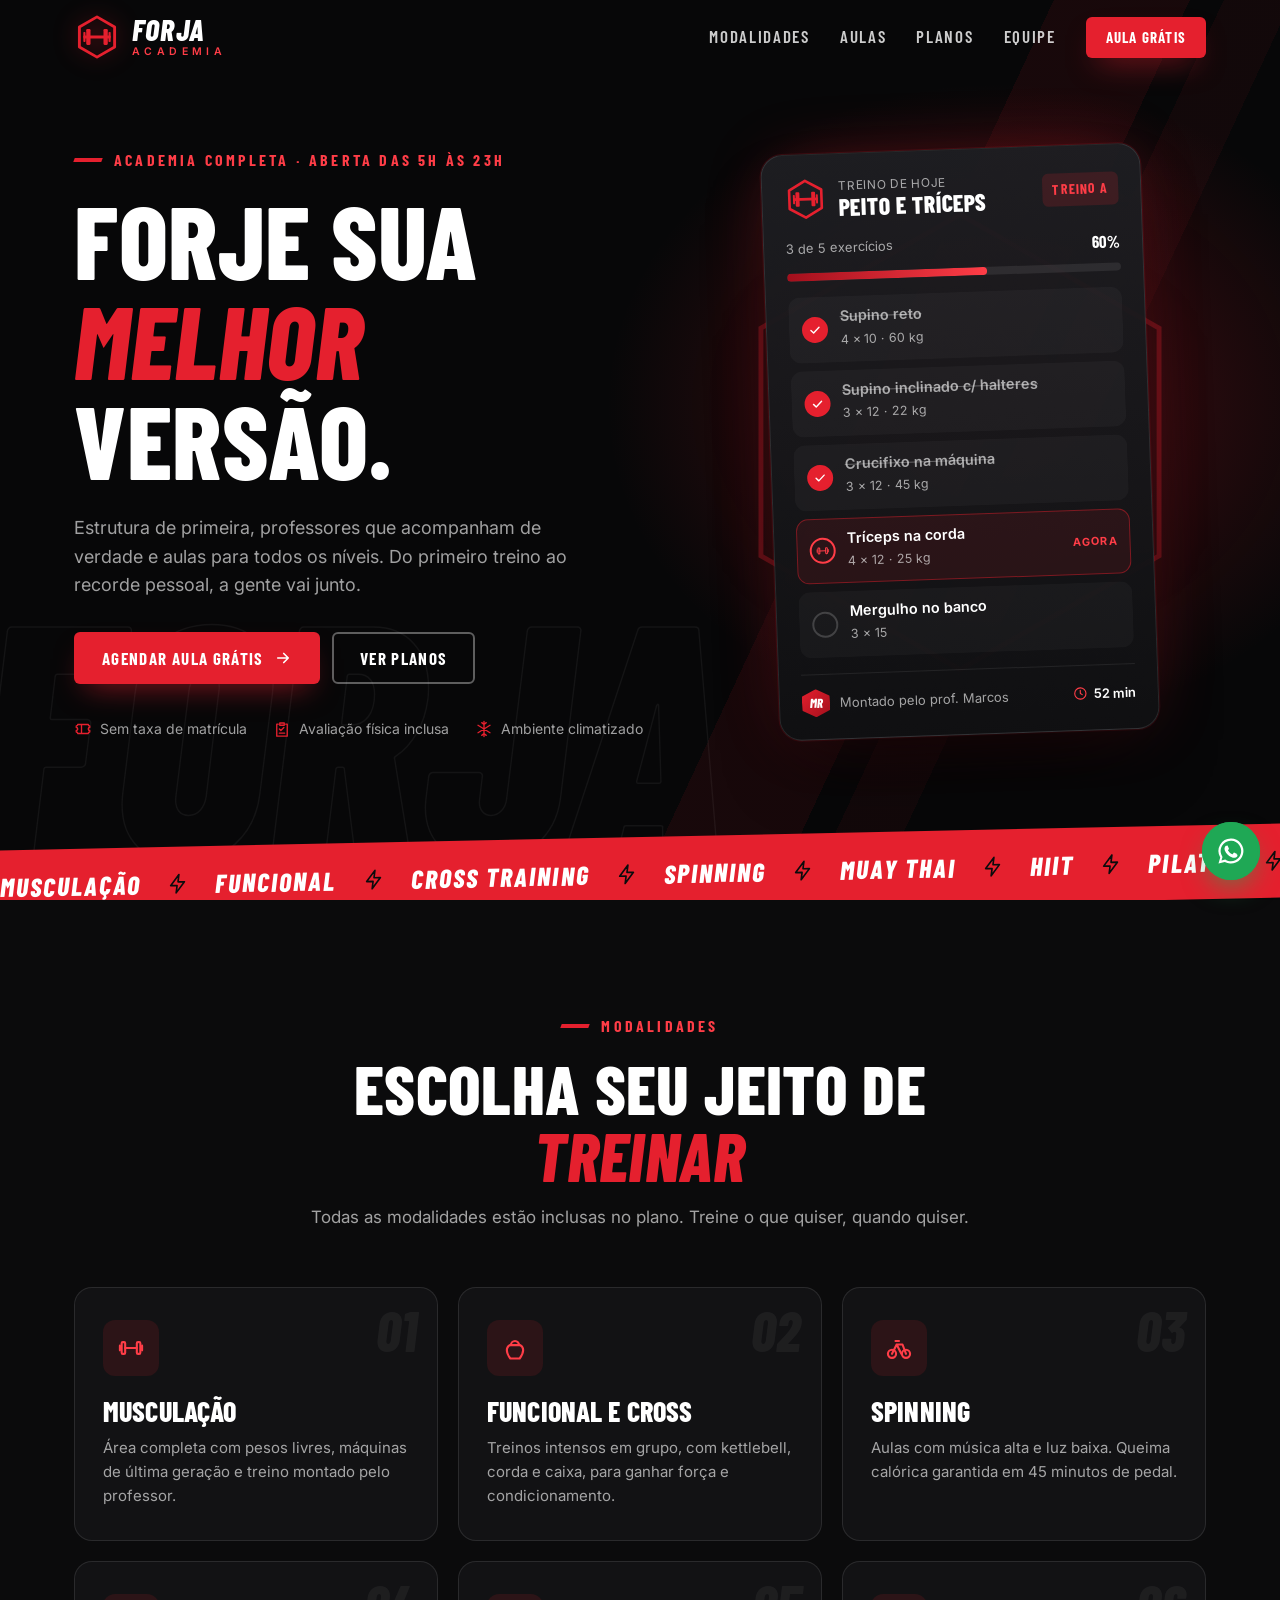
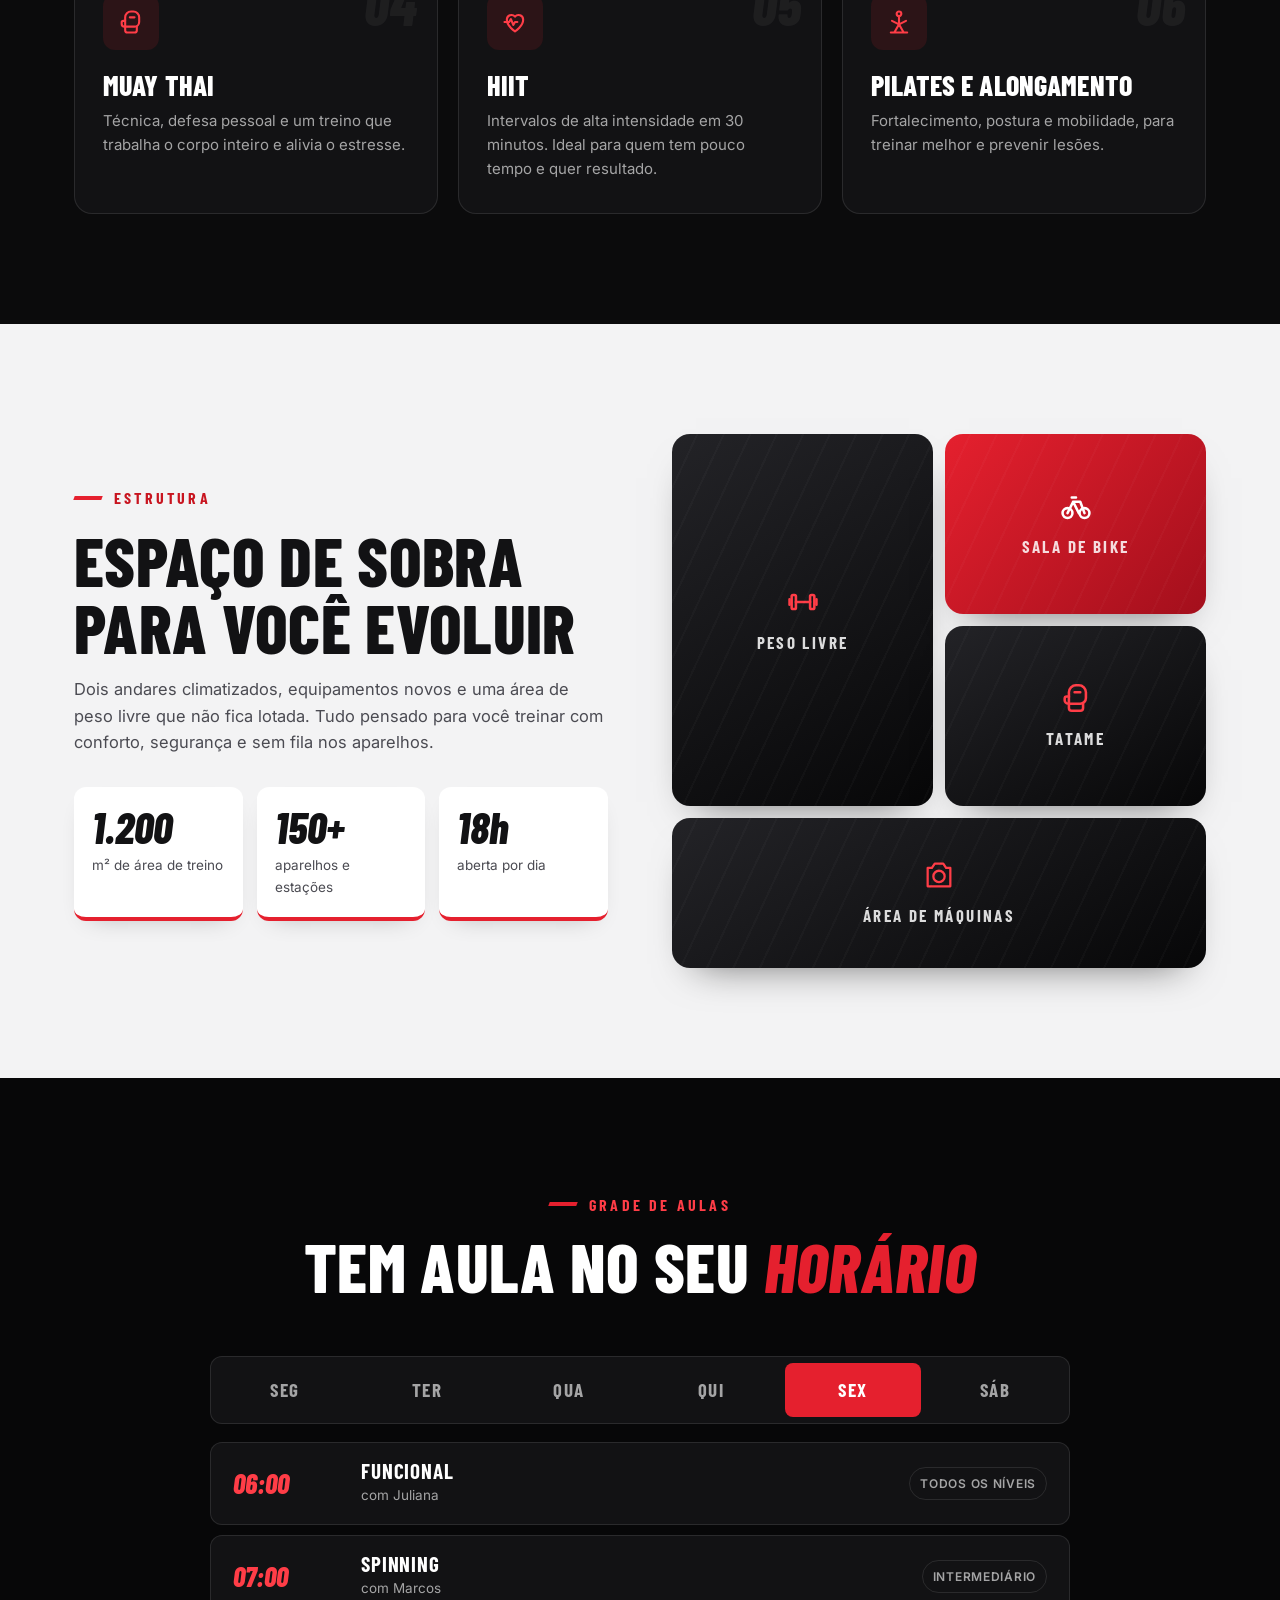
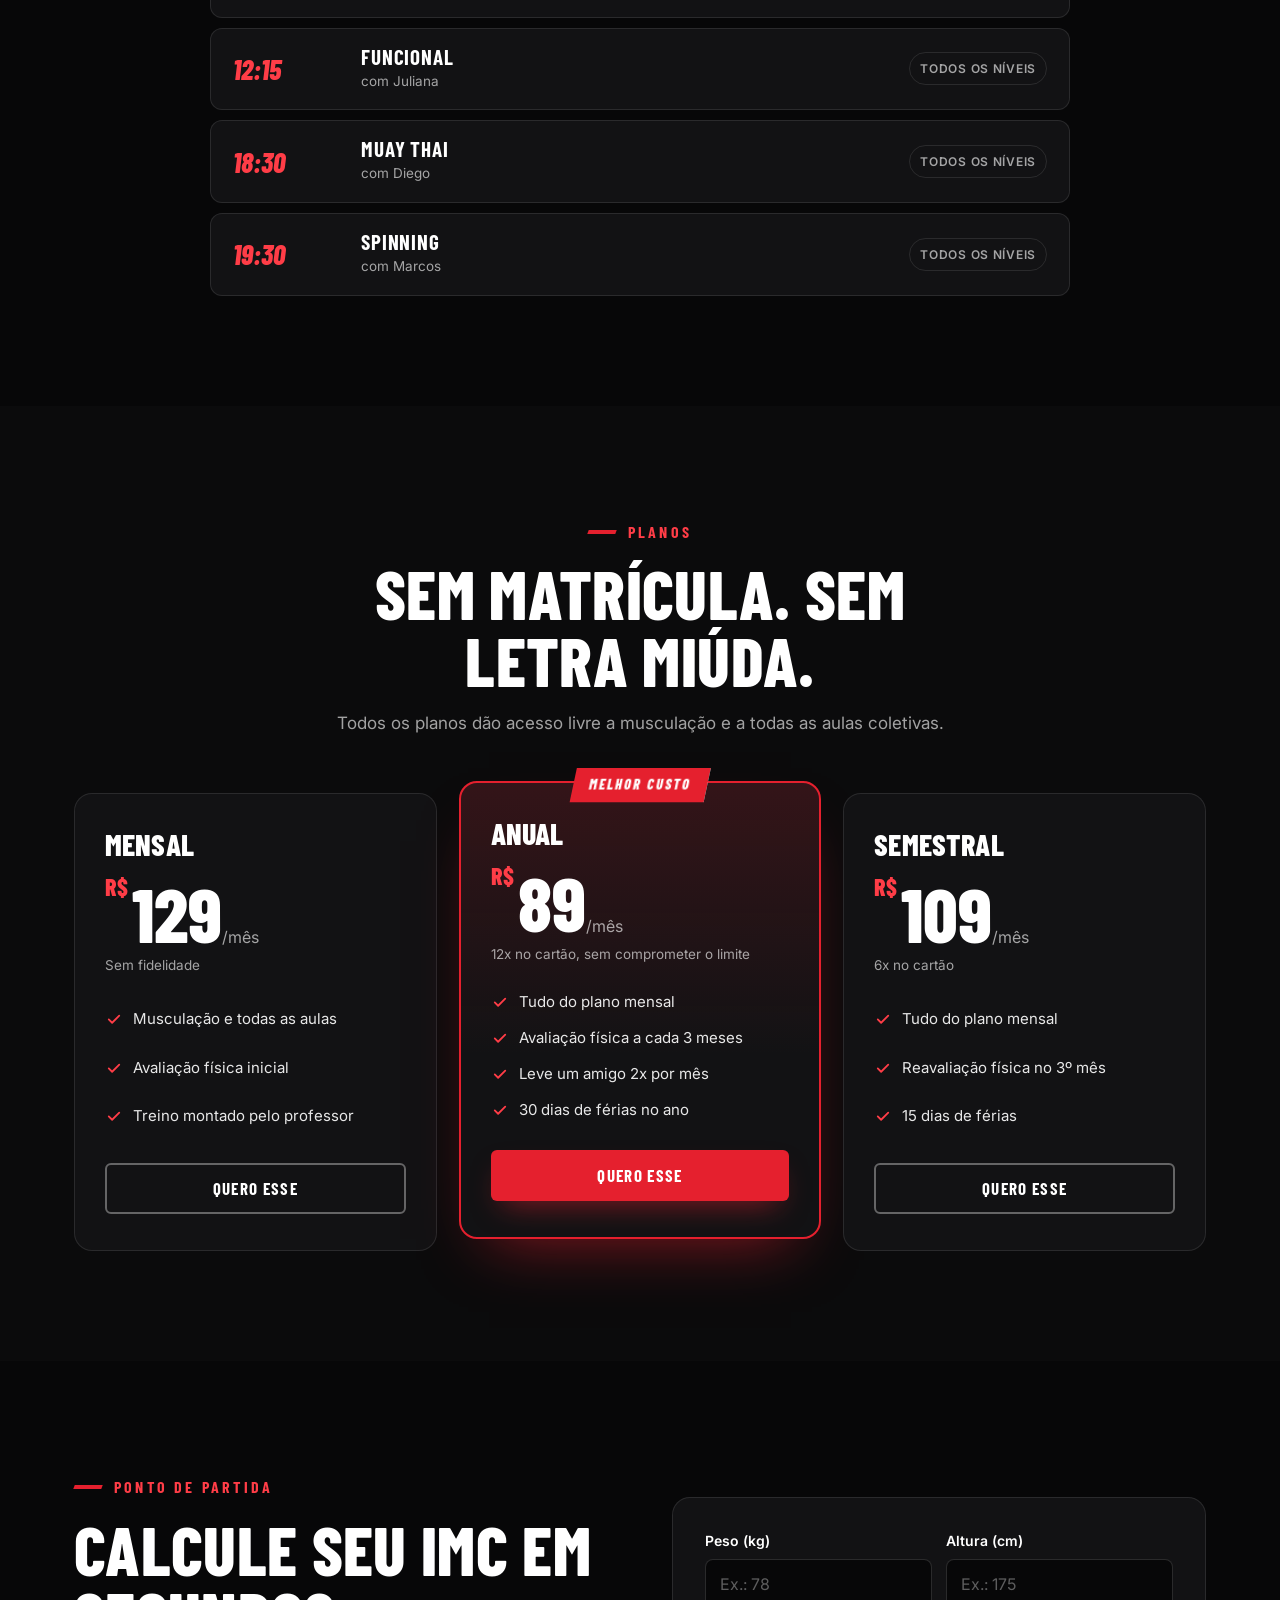
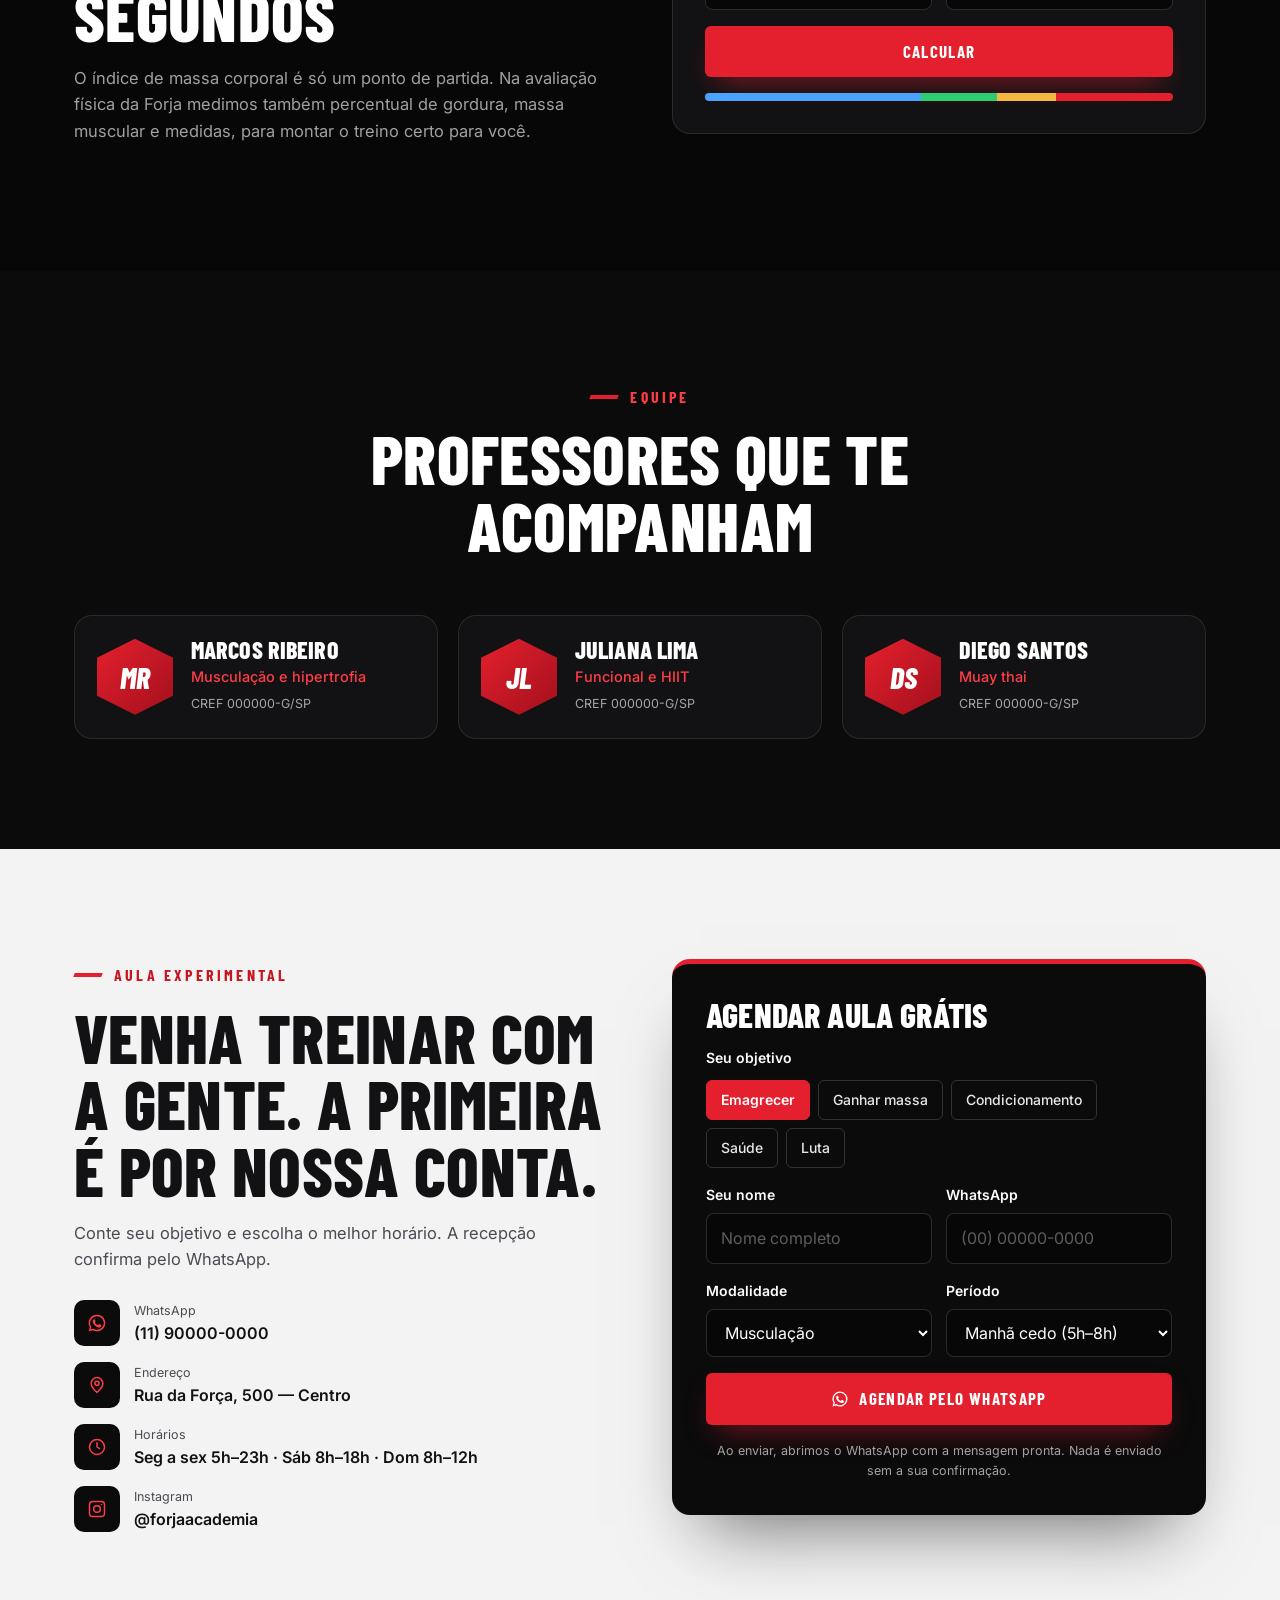
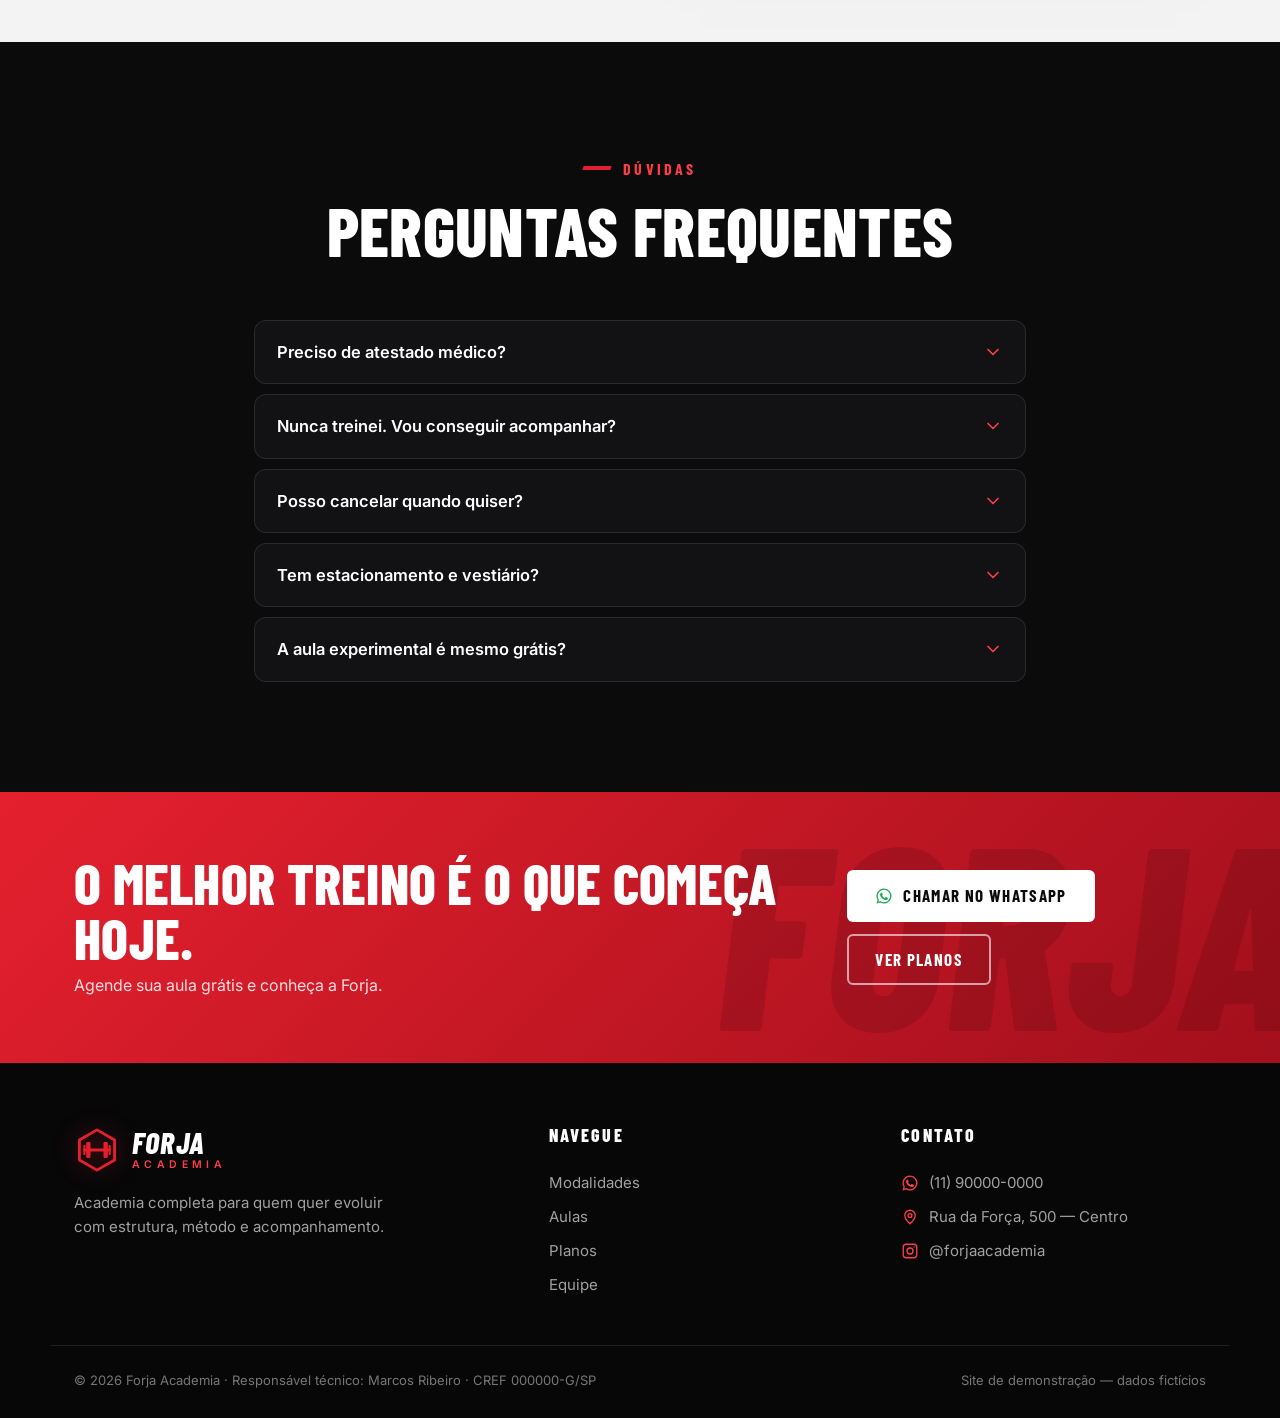
<file: sites/academia/index.html>
<!doctype html>
<html lang="pt-BR">
<head>
  <meta charset="utf-8">
  <meta name="viewport" content="width=device-width, initial-scale=1">
  <title>Forja Academia — Forje sua melhor versão</title>
  <meta name="description" content="Musculação, funcional, cross training, spinning e lutas. Aberta das 5h às 23h. Agende sua aula experimental grátis pelo WhatsApp.">
  <!-- Site de demonstração: não indexar nos buscadores -->
  <meta name="robots" content="noindex, nofollow">
  <meta name="theme-color" content="#0b0b0c">
  <link rel="icon" href="data:image/svg+xml,%3Csvg xmlns='http://www.w3.org/2000/svg' viewBox='0 0 64 64'%3E%3Cpath d='M32 3l26 15v28L32 61 6 46V18z' fill='%230b0b0c' stroke='%23e5202e' stroke-width='4'/%3E%3Cg fill='%23fff'%3E%3Crect x='14' y='30' width='36' height='4' rx='1'/%3E%3Crect x='17' y='22' width='6' height='20' rx='1.5'/%3E%3Crect x='41' y='22' width='6' height='20' rx='1.5'/%3E%3C/g%3E%3C/svg%3E">
  <link rel="preconnect" href="https://fonts.googleapis.com">
  <link rel="preconnect" href="https://fonts.gstatic.com" crossorigin>
  <link href="https://fonts.googleapis.com/css2?family=Barlow+Condensed:ital,wght@0,600;0,700;0,800;1,700;1,800&family=Inter:wght@400;500;600;700&display=swap" rel="stylesheet">
  <link rel="stylesheet" href="css/styles.css">
</head>
<body>

<!-- Ícones (artefatos de academia) -->
<svg width="0" height="0" style="position:absolute" aria-hidden="true">
  <defs>
    <symbol id="logo" viewBox="0 0 64 64">
      <path d="M32 4l24.5 14v28L32 60 7.5 46V18z" fill="none" stroke="currentColor" stroke-width="4" stroke-linejoin="round"/>
      <g fill="currentColor">
        <rect x="13" y="30" width="38" height="4" rx="1"/>
        <rect x="17" y="21" width="6" height="22" rx="1.5"/>
        <rect x="41" y="21" width="6" height="22" rx="1.5"/>
        <rect x="13" y="25" width="3" height="14" rx="1"/>
        <rect x="48" y="25" width="3" height="14" rx="1"/>
      </g>
    </symbol>
    <symbol id="i-dumbbell" viewBox="0 0 24 24"><g fill="none" stroke="currentColor" stroke-width="1.8" stroke-linecap="round" stroke-linejoin="round"><path d="M7 12h10"/><rect x="4" y="7" width="3" height="10" rx="1"/><rect x="17" y="7" width="3" height="10" rx="1"/><path d="M2.5 10v4M21.5 10v4"/></g></symbol>
    <symbol id="i-kettlebell" viewBox="0 0 24 24"><g fill="none" stroke="currentColor" stroke-width="1.8" stroke-linecap="round" stroke-linejoin="round"><path d="M8.5 9.5a3.5 3.5 0 117 0"/><path d="M7.5 9.5h9a5 5 0 012.5 4.3c0 2.6-1.3 5-3 7.2H8c-1.7-2.2-3-4.6-3-7.2a5 5 0 012.5-4.3z"/></g></symbol>
    <symbol id="i-bike" viewBox="0 0 24 24"><g fill="none" stroke="currentColor" stroke-width="1.8" stroke-linecap="round" stroke-linejoin="round"><circle cx="6" cy="17" r="3.5"/><circle cx="18" cy="17" r="3.5"/><path d="M6 17l4-8h5l3 8M9 6h3M10 9l4 8"/></g></symbol>
    <symbol id="i-glove" viewBox="0 0 24 24"><g fill="none" stroke="currentColor" stroke-width="1.8" stroke-linecap="round" stroke-linejoin="round"><path d="M7 15V8a5 5 0 015-5h2a5 5 0 015 5v4a4 4 0 01-4 4H7z"/><path d="M7 11H5.5A1.5 1.5 0 004 12.5v1A2.5 2.5 0 006.5 16H7M7 16v3a2 2 0 002 2h6a2 2 0 002-2v-3M11 8h4"/></g></symbol>
    <symbol id="i-bolt" viewBox="0 0 24 24"><path fill="none" stroke="currentColor" stroke-width="1.8" stroke-linecap="round" stroke-linejoin="round" d="M13 2L4 14h7l-1 8 9-12h-7l1-8z"/></symbol>
    <symbol id="i-lotus" viewBox="0 0 24 24"><g fill="none" stroke="currentColor" stroke-width="1.8" stroke-linecap="round" stroke-linejoin="round"><circle cx="12" cy="5" r="2"/><path d="M12 8v6M6 11l6 3 6-3M8 21l4-7 4 7M5 21h14"/></g></symbol>
    <symbol id="i-heart" viewBox="0 0 24 24"><g fill="none" stroke="currentColor" stroke-width="1.8" stroke-linecap="round" stroke-linejoin="round"><path d="M12 20s-7-4.5-7-10a4 4 0 017-2.6A4 4 0 0119 10c0 5.5-7 10-7 10z"/><path d="M3 12h4l1.5-2.5 2 5 1.5-2.5h2"/></g></symbol>
    <symbol id="i-clock" viewBox="0 0 24 24"><path fill="none" stroke="currentColor" stroke-width="1.8" stroke-linecap="round" stroke-linejoin="round" d="M12 21a9 9 0 100-18 9 9 0 000 18zM12 7v5l3 2"/></symbol>
    <symbol id="i-clipboard" viewBox="0 0 24 24"><path fill="none" stroke="currentColor" stroke-width="1.8" stroke-linecap="round" stroke-linejoin="round" d="M9 4h6v3H9zM7 5.5H5v16h14v-16h-2M8.5 12l2 2 4-4M8.5 17.5h7"/></symbol>
    <symbol id="i-ticket" viewBox="0 0 24 24"><path fill="none" stroke="currentColor" stroke-width="1.8" stroke-linecap="round" stroke-linejoin="round" d="M3 8a2 2 0 002-2h14a2 2 0 002 2v2a2 2 0 000 4v2a2 2 0 00-2 2H5a2 2 0 00-2-2v-2a2 2 0 000-4zM10 6v12"/></symbol>
    <symbol id="i-snow" viewBox="0 0 24 24"><path fill="none" stroke="currentColor" stroke-width="1.8" stroke-linecap="round" stroke-linejoin="round" d="M12 2v20M4 7l16 10M20 7L4 17M9 3.5L12 6l3-2.5M9 20.5L12 18l3 2.5"/></symbol>
    <symbol id="i-check" viewBox="0 0 24 24"><path fill="none" stroke="currentColor" stroke-width="2.4" stroke-linecap="round" stroke-linejoin="round" d="M5 12.5l4.5 4.5L19 7.5"/></symbol>
    <symbol id="i-arrow" viewBox="0 0 24 24"><path fill="none" stroke="currentColor" stroke-width="2.2" stroke-linecap="round" stroke-linejoin="round" d="M5 12h14M13 6l6 6-6 6"/></symbol>
    <symbol id="i-chev" viewBox="0 0 24 24"><path fill="none" stroke="currentColor" stroke-width="2" stroke-linecap="round" stroke-linejoin="round" d="M6 9l6 6 6-6"/></symbol>
    <symbol id="i-pin" viewBox="0 0 24 24"><path fill="none" stroke="currentColor" stroke-width="1.8" stroke-linecap="round" stroke-linejoin="round" d="M12 21s-7-6-7-11a7 7 0 0114 0c0 5-7 11-7 11zM12 12.5a2.5 2.5 0 100-5 2.5 2.5 0 000 5z"/></symbol>
    <symbol id="i-insta" viewBox="0 0 24 24"><path fill="none" stroke="currentColor" stroke-width="1.8" stroke-linecap="round" stroke-linejoin="round" d="M7 3h10a4 4 0 014 4v10a4 4 0 01-4 4H7a4 4 0 01-4-4V7a4 4 0 014-4zM12 16a4 4 0 100-8 4 4 0 000 8zM17.5 6.5h.01"/></symbol>
    <symbol id="i-camera" viewBox="0 0 24 24"><path fill="none" stroke="currentColor" stroke-width="1.6" stroke-linecap="round" stroke-linejoin="round" d="M4 7h3l2-3h6l2 3h3v13H4zM12 17a4 4 0 100-8 4 4 0 000 8z"/></symbol>
    <symbol id="i-whats" viewBox="0 0 24 24"><path fill="currentColor" d="M12 2a10 10 0 00-8.6 15.1L2 22l5-1.3A10 10 0 1012 2zm0 18.2c-1.5 0-3-.4-4.3-1.2l-.3-.2-3 .8.8-2.9-.2-.3A8.2 8.2 0 1112 20.2zm4.5-6.1c-.2-.1-1.5-.7-1.7-.8-.2-.1-.4-.1-.6.1l-.8 1c-.1.2-.3.2-.5.1a6.7 6.7 0 01-3.3-2.9c-.3-.4.3-.4.7-1.3.1-.2 0-.3 0-.4l-.8-1.8c-.2-.5-.4-.4-.6-.4h-.5c-.2 0-.4.1-.7.3-.2.3-.9.9-.9 2.2s.9 2.5 1 2.7c.1.2 1.8 2.8 4.4 3.9 1.6.7 2.3.8 3.1.6.5-.1 1.5-.6 1.7-1.2.2-.6.2-1.1.2-1.2-.1-.1-.3-.2-.5-.3z"/></symbol>
  </defs>
</svg>

<a class="skip" href="#conteudo">Pular para o conteúdo</a>

<!-- ================= HEADER ================= -->
<header class="header" id="topo">
  <div class="container header__inner">
    <a href="#topo" class="brand" aria-label="Forja Academia — início">
      <span class="brand__mark"><svg><use href="#logo"/></svg></span>
      <span class="brand__text">FORJA<small>Academia</small></span>
    </a>
    <nav class="nav" id="nav" aria-label="Principal">
      <a href="#modalidades">Modalidades</a>
      <a href="#aulas">Aulas</a>
      <a href="#planos">Planos</a>
      <a href="#equipe">Equipe</a>
      <a href="#experimental" class="btn btn--sm btn--red nav__cta">Aula grátis</a>
    </nav>
    <button class="burger" id="burger" aria-label="Abrir menu" aria-expanded="false" aria-controls="nav"><span></span><span></span><span></span></button>
  </div>
</header>

<main id="conteudo">

<!-- ================= HERO ================= -->
<section class="hero">
  <div class="hero__bg" aria-hidden="true"></div>
  <span class="hero__word" aria-hidden="true">FORJA</span>
  <div class="container hero__grid">
    <div class="hero__copy">
      <p class="eyebrow"><span class="bar"></span>Academia completa · aberta das 5h às 23h</p>
      <h1>Forje sua <span class="red">melhor</span> versão.</h1>
      <p class="hero__lead">Estrutura de primeira, professores que acompanham de verdade e aulas para todos os níveis. Do primeiro treino ao recorde pessoal, a gente vai junto.</p>
      <div class="hero__actions">
        <a href="#experimental" class="btn btn--red">Agendar aula grátis <svg><use href="#i-arrow"/></svg></a>
        <a href="#planos" class="btn btn--outline">Ver planos</a>
      </div>
      <ul class="hero__perks">
        <li><svg><use href="#i-ticket"/></svg>Sem taxa de matrícula</li>
        <li><svg><use href="#i-clipboard"/></svg>Avaliação física inclusa</li>
        <li><svg><use href="#i-snow"/></svg>Ambiente climatizado</li>
      </ul>
    </div>

    <div class="hero__visual" aria-hidden="true">
      <svg class="hero__hex" viewBox="0 0 64 64"><path d="M32 4l24.5 14v28L32 60 7.5 46V18z" fill="none" stroke="currentColor" stroke-width=".6"/></svg>

      <!-- Card "Treino de hoje" -->
      <div class="workout">
        <div class="workout__head">
          <span class="workout__badge"><svg><use href="#logo"/></svg></span>
          <div><small>Treino de hoje</small><strong>Peito e tríceps</strong></div>
          <span class="workout__tag">Treino A</span>
        </div>
        <div class="workout__progress">
          <div><span>3 de 5 exercícios</span><b>60%</b></div>
          <i><span style="width:60%"></span></i>
        </div>
        <ul class="workout__list">
          <li class="is-done"><span class="chk"><svg><use href="#i-check"/></svg></span><div><strong>Supino reto</strong><small>4 × 10 · 60 kg</small></div></li>
          <li class="is-done"><span class="chk"><svg><use href="#i-check"/></svg></span><div><strong>Supino inclinado c/ halteres</strong><small>3 × 12 · 22 kg</small></div></li>
          <li class="is-done"><span class="chk"><svg><use href="#i-check"/></svg></span><div><strong>Crucifixo na máquina</strong><small>3 × 12 · 45 kg</small></div></li>
          <li class="is-now"><span class="chk"><svg><use href="#i-dumbbell"/></svg></span><div><strong>Tríceps na corda</strong><small>4 × 12 · 25 kg</small></div><em>Agora</em></li>
          <li><span class="chk"></span><div><strong>Mergulho no banco</strong><small>3 × 15</small></div></li>
        </ul>
        <div class="workout__foot">
          <span class="avatar avatar--xs">MR</span>
          <span>Montado pelo prof. Marcos</span>
          <span class="workout__time"><svg><use href="#i-clock"/></svg>52 min</span>
        </div>
      </div>

    </div>
  </div>

  <div class="marquee" aria-label="Modalidades">
    <div class="marquee__track">
      <span>Musculação</span><svg><use href="#i-bolt"/></svg><span>Funcional</span><svg><use href="#i-bolt"/></svg><span>Cross training</span><svg><use href="#i-bolt"/></svg><span>Spinning</span><svg><use href="#i-bolt"/></svg><span>Muay thai</span><svg><use href="#i-bolt"/></svg><span>HIIT</span><svg><use href="#i-bolt"/></svg><span>Pilates</span><svg><use href="#i-bolt"/></svg>
      <span aria-hidden="true">Musculação</span><svg><use href="#i-bolt"/></svg><span aria-hidden="true">Funcional</span><svg><use href="#i-bolt"/></svg><span aria-hidden="true">Cross training</span><svg><use href="#i-bolt"/></svg><span aria-hidden="true">Spinning</span><svg><use href="#i-bolt"/></svg><span aria-hidden="true">Muay thai</span><svg><use href="#i-bolt"/></svg><span aria-hidden="true">HIIT</span><svg><use href="#i-bolt"/></svg><span aria-hidden="true">Pilates</span><svg><use href="#i-bolt"/></svg>
    </div>
  </div>
</section>

<!-- ================= MODALIDADES ================= -->
<section class="section" id="modalidades">
  <div class="container">
    <div class="section__head reveal">
      <p class="eyebrow"><span class="bar"></span>Modalidades</p>
      <h2>Escolha seu jeito de <span class="red">treinar</span></h2>
      <p>Todas as modalidades estão inclusas no plano. Treine o que quiser, quando quiser.</p>
    </div>
    <div class="cards">
      <article class="card reveal"><span class="card__num">01</span><span class="card__icon"><svg><use href="#i-dumbbell"/></svg></span><h3>Musculação</h3><p>Área completa com pesos livres, máquinas de última geração e treino montado pelo professor.</p></article>
      <article class="card reveal"><span class="card__num">02</span><span class="card__icon"><svg><use href="#i-kettlebell"/></svg></span><h3>Funcional e cross</h3><p>Treinos intensos em grupo, com kettlebell, corda e caixa, para ganhar força e condicionamento.</p></article>
      <article class="card reveal"><span class="card__num">03</span><span class="card__icon"><svg><use href="#i-bike"/></svg></span><h3>Spinning</h3><p>Aulas com música alta e luz baixa. Queima calórica garantida em 45 minutos de pedal.</p></article>
      <article class="card reveal"><span class="card__num">04</span><span class="card__icon"><svg><use href="#i-glove"/></svg></span><h3>Muay thai</h3><p>Técnica, defesa pessoal e um treino que trabalha o corpo inteiro e alivia o estresse.</p></article>
      <article class="card reveal"><span class="card__num">05</span><span class="card__icon"><svg><use href="#i-heart"/></svg></span><h3>HIIT</h3><p>Intervalos de alta intensidade em 30 minutos. Ideal para quem tem pouco tempo e quer resultado.</p></article>
      <article class="card reveal"><span class="card__num">06</span><span class="card__icon"><svg><use href="#i-lotus"/></svg></span><h3>Pilates e alongamento</h3><p>Fortalecimento, postura e mobilidade, para treinar melhor e prevenir lesões.</p></article>
    </div>
  </div>
</section>

<!-- ================= ESTRUTURA ================= -->
<section class="section section--light" id="estrutura">
  <div class="container split">
    <div class="split__copy reveal">
      <p class="eyebrow eyebrow--dark"><span class="bar"></span>Estrutura</p>
      <h2>Espaço de sobra para você evoluir</h2>
      <p>Dois andares climatizados, equipamentos novos e uma área de peso livre que não fica lotada. Tudo pensado para você treinar com conforto, segurança e sem fila nos aparelhos.</p>
      <dl class="stats">
        <div><dt data-count="1200">1.200</dt><dd>m² de área de treino</dd></div>
        <div><dt data-count="150" data-suffix="+">150+</dt><dd>aparelhos e estações</dd></div>
        <div><dt data-count="18" data-suffix="h">18h</dt><dd>aberta por dia</dd></div>
      </dl>
    </div>
    <div class="mosaic reveal" aria-label="Fotos da academia">
      <figure class="ph ph--tall"><svg><use href="#i-dumbbell"/></svg><figcaption>Peso livre</figcaption></figure>
      <figure class="ph ph--red"><svg><use href="#i-bike"/></svg><figcaption>Sala de bike</figcaption></figure>
      <figure class="ph"><svg><use href="#i-glove"/></svg><figcaption>Tatame</figcaption></figure>
      <figure class="ph ph--wide"><svg><use href="#i-camera"/></svg><figcaption>Área de máquinas</figcaption></figure>
    </div>
  </div>
</section>

<!-- ================= GRADE DE AULAS ================= -->
<section class="section section--deep" id="aulas">
  <div class="container">
    <div class="section__head reveal">
      <p class="eyebrow"><span class="bar"></span>Grade de aulas</p>
      <h2>Tem aula no seu <span class="red">horário</span></h2>
    </div>
    <div class="schedule reveal">
      <div class="tabs" role="tablist" aria-label="Dias da semana">
        <button role="tab" data-day="seg" aria-selected="true">Seg</button>
        <button role="tab" data-day="ter" aria-selected="false">Ter</button>
        <button role="tab" data-day="qua" aria-selected="false">Qua</button>
        <button role="tab" data-day="qui" aria-selected="false">Qui</button>
        <button role="tab" data-day="sex" aria-selected="false">Sex</button>
        <button role="tab" data-day="sab" aria-selected="false">Sáb</button>
      </div>
      <ul class="classes" id="classes" role="tabpanel" aria-live="polite"></ul>
    </div>
  </div>
</section>

<!-- ================= PLANOS ================= -->
<section class="section" id="planos">
  <div class="container">
    <div class="section__head reveal">
      <p class="eyebrow"><span class="bar"></span>Planos</p>
      <h2>Sem matrícula. Sem letra miúda.</h2>
      <p>Todos os planos dão acesso livre a musculação e a todas as aulas coletivas.</p>
    </div>
    <div class="plans">
      <article class="plan reveal">
        <h3>Mensal</h3>
        <p class="plan__price"><small>R$</small>129<span>/mês</span></p>
        <p class="plan__note">Sem fidelidade</p>
        <ul>
          <li><svg><use href="#i-check"/></svg>Musculação e todas as aulas</li>
          <li><svg><use href="#i-check"/></svg>Avaliação física inicial</li>
          <li><svg><use href="#i-check"/></svg>Treino montado pelo professor</li>
        </ul>
        <a href="#experimental" data-plano="Mensal" class="btn btn--outline btn--block">Quero esse</a>
      </article>
      <article class="plan plan--featured reveal">
        <span class="plan__tag">Melhor custo</span>
        <h3>Anual</h3>
        <p class="plan__price"><small>R$</small>89<span>/mês</span></p>
        <p class="plan__note">12x no cartão, sem comprometer o limite</p>
        <ul>
          <li><svg><use href="#i-check"/></svg>Tudo do plano mensal</li>
          <li><svg><use href="#i-check"/></svg>Avaliação física a cada 3 meses</li>
          <li><svg><use href="#i-check"/></svg>Leve um amigo 2x por mês</li>
          <li><svg><use href="#i-check"/></svg>30 dias de férias no ano</li>
        </ul>
        <a href="#experimental" data-plano="Anual" class="btn btn--red btn--block">Quero esse</a>
      </article>
      <article class="plan reveal">
        <h3>Semestral</h3>
        <p class="plan__price"><small>R$</small>109<span>/mês</span></p>
        <p class="plan__note">6x no cartão</p>
        <ul>
          <li><svg><use href="#i-check"/></svg>Tudo do plano mensal</li>
          <li><svg><use href="#i-check"/></svg>Reavaliação física no 3º mês</li>
          <li><svg><use href="#i-check"/></svg>15 dias de férias</li>
        </ul>
        <a href="#experimental" data-plano="Semestral" class="btn btn--outline btn--block">Quero esse</a>
      </article>
    </div>
  </div>
</section>

<!-- ================= IMC ================= -->
<section class="section section--deep">
  <div class="container split split--imc">
    <div class="split__copy reveal">
      <p class="eyebrow"><span class="bar"></span>Ponto de partida</p>
      <h2>Calcule seu IMC em segundos</h2>
      <p>O índice de massa corporal é só um ponto de partida. Na avaliação física da Forja medimos também percentual de gordura, massa muscular e medidas, para montar o treino certo para você.</p>
    </div>
    <form class="imc reveal" id="imc" novalidate>
      <div class="row">
        <label class="field"><span>Peso (kg)</span><input name="peso" inputmode="decimal" placeholder="Ex.: 78"></label>
        <label class="field"><span>Altura (cm)</span><input name="altura" inputmode="numeric" placeholder="Ex.: 175"></label>
      </div>
      <button class="btn btn--red btn--block" type="submit">Calcular</button>
      <div class="imc__result" id="imcResult" aria-live="polite" hidden>
        <span class="imc__value" id="imcValue">0</span>
        <div><strong id="imcLabel"></strong><small>Valores de referência da OMS para adultos. Não substitui a avaliação de um profissional.</small></div>
      </div>
      <div class="imc__scale" aria-hidden="true"><span></span><span></span><span></span><span></span><i id="imcPin"></i></div>
    </form>
  </div>
</section>

<!-- ================= EQUIPE ================= -->
<section class="section" id="equipe">
  <div class="container">
    <div class="section__head reveal">
      <p class="eyebrow"><span class="bar"></span>Equipe</p>
      <h2>Professores que te acompanham</h2>
    </div>
    <div class="team">
      <article class="member reveal"><span class="avatar">MR</span><div><h3>Marcos Ribeiro</h3><p>Musculação e hipertrofia</p><small>CREF 000000-G/SP</small></div></article>
      <article class="member reveal"><span class="avatar">JL</span><div><h3>Juliana Lima</h3><p>Funcional e HIIT</p><small>CREF 000000-G/SP</small></div></article>
      <article class="member reveal"><span class="avatar">DS</span><div><h3>Diego Santos</h3><p>Muay thai</p><small>CREF 000000-G/SP</small></div></article>
    </div>
  </div>
</section>

<!-- ================= AULA EXPERIMENTAL ================= -->
<section class="section section--light" id="experimental">
  <div class="container split split--form">
    <div class="split__copy reveal">
      <p class="eyebrow eyebrow--dark"><span class="bar"></span>Aula experimental</p>
      <h2>Venha treinar com a gente. A primeira é por nossa conta.</h2>
      <p>Conte seu objetivo e escolha o melhor horário. A recepção confirma pelo WhatsApp.</p>
      <ul class="contact">
        <li><span><svg><use href="#i-whats"/></svg></span><div><small>WhatsApp</small><a data-wa href="#">(11) 90000-0000</a></div></li>
        <li><span><svg><use href="#i-pin"/></svg></span><div><small>Endereço</small><strong>Rua da Força, 500 — Centro</strong></div></li>
        <li><span><svg><use href="#i-clock"/></svg></span><div><small>Horários</small><strong>Seg a sex 5h–23h · Sáb 8h–18h · Dom 8h–12h</strong></div></li>
        <li><span><svg><use href="#i-insta"/></svg></span><div><small>Instagram</small><strong>@forjaacademia</strong></div></li>
      </ul>
    </div>

    <form class="form reveal" id="form" novalidate>
      <h3>Agendar aula grátis</h3>
      <fieldset class="chips">
        <legend>Seu objetivo</legend>
        <label><input type="radio" name="objetivo" value="Emagrecer" checked><span>Emagrecer</span></label>
        <label><input type="radio" name="objetivo" value="Ganhar massa"><span>Ganhar massa</span></label>
        <label><input type="radio" name="objetivo" value="Condicionamento"><span>Condicionamento</span></label>
        <label><input type="radio" name="objetivo" value="Saúde e bem-estar"><span>Saúde</span></label>
        <label><input type="radio" name="objetivo" value="Luta"><span>Luta</span></label>
      </fieldset>
      <div class="row">
        <label class="field"><span>Seu nome</span><input name="nome" required autocomplete="name" placeholder="Nome completo"></label>
        <label class="field"><span>WhatsApp</span><input name="fone" required inputmode="tel" autocomplete="tel" placeholder="(00) 00000-0000"></label>
      </div>
      <div class="row">
        <label class="field"><span>Modalidade</span>
          <select name="modalidade"><option>Musculação</option><option>Funcional e cross</option><option>Spinning</option><option>Muay thai</option><option>HIIT</option><option>Pilates</option></select>
        </label>
        <label class="field"><span>Período</span>
          <select name="periodo"><option>Manhã cedo (5h–8h)</option><option>Manhã</option><option>Almoço</option><option>Tarde</option><option>Noite</option></select>
        </label>
      </div>
      <input type="hidden" name="plano" value="">
      <p class="form__plano" id="formPlano" hidden></p>
      <p class="form__error" id="formError" role="alert" hidden>Preencha seu nome e um WhatsApp válido.</p>
      <button class="btn btn--red btn--block" type="submit"><svg><use href="#i-whats"/></svg>Agendar pelo WhatsApp</button>
      <p class="form__note">Ao enviar, abrimos o WhatsApp com a mensagem pronta. Nada é enviado sem a sua confirmação.</p>
    </form>
  </div>
</section>

<!-- ================= DÚVIDAS ================= -->
<section class="section" id="duvidas">
  <div class="container container--narrow">
    <div class="section__head reveal">
      <p class="eyebrow"><span class="bar"></span>Dúvidas</p>
      <h2>Perguntas frequentes</h2>
    </div>
    <div class="faq">
      <details class="reveal"><summary>Preciso de atestado médico?<svg><use href="#i-chev"/></svg></summary><p>Pedimos que você responda um questionário de saúde (PAR-Q) na avaliação. Se houver alguma indicação, solicitamos liberação médica antes de começar.</p></details>
      <details class="reveal"><summary>Nunca treinei. Vou conseguir acompanhar?<svg><use href="#i-chev"/></svg></summary><p>Com certeza. Todo aluno começa com avaliação física e um treino adaptado ao seu nível, e os professores acompanham na área de musculação.</p></details>
      <details class="reveal"><summary>Posso cancelar quando quiser?<svg><use href="#i-chev"/></svg></summary><p>No plano mensal, sim, sem multa. Nos planos semestral e anual, as condições de cancelamento ficam claras no contrato, antes de você assinar.</p></details>
      <details class="reveal"><summary>Tem estacionamento e vestiário?<svg><use href="#i-chev"/></svg></summary><p>Sim. Estacionamento gratuito para alunos durante o treino e vestiários com chuveiro quente e armários.</p></details>
      <details class="reveal"><summary>A aula experimental é mesmo grátis?<svg><use href="#i-chev"/></svg></summary><p>É sim. Você agenda, vem treinar e decide depois, sem compromisso.</p></details>
    </div>
  </div>
</section>

<!-- ================= CTA ================= -->
<section class="cta">
  <div class="container cta__inner">
    <div>
      <h2>O melhor treino é o que começa hoje.</h2>
      <p>Agende sua aula grátis e conheça a Forja.</p>
    </div>
    <div class="cta__actions">
      <a data-wa href="#" class="btn btn--white"><svg><use href="#i-whats"/></svg>Chamar no WhatsApp</a>
      <a href="#planos" class="btn btn--outline">Ver planos</a>
    </div>
  </div>
</section>

</main>

<!-- ================= FOOTER ================= -->
<footer class="footer">
  <div class="container footer__grid">
    <div>
      <a href="#topo" class="brand">
        <span class="brand__mark"><svg><use href="#logo"/></svg></span>
        <span class="brand__text">FORJA<small>Academia</small></span>
      </a>
      <p>Academia completa para quem quer evoluir com estrutura, método e acompanhamento.</p>
    </div>
    <div class="footer__links">
      <h4>Navegue</h4>
      <a href="#modalidades">Modalidades</a><a href="#aulas">Aulas</a><a href="#planos">Planos</a><a href="#equipe">Equipe</a>
    </div>
    <div class="footer__links">
      <h4>Contato</h4>
      <a data-wa href="#"><svg><use href="#i-whats"/></svg>(11) 90000-0000</a>
      <span><svg><use href="#i-pin"/></svg>Rua da Força, 500 — Centro</span>
      <span><svg><use href="#i-insta"/></svg>@forjaacademia</span>
    </div>
  </div>
  <div class="container footer__bottom">
    <span>© <span id="ano">2026</span> Forja Academia · Responsável técnico: Marcos Ribeiro · CREF 000000-G/SP</span>
    <span>Site de demonstração — dados fictícios</span>
  </div>
</footer>

<a class="wa-float" data-wa href="#" aria-label="Conversar no WhatsApp"><svg><use href="#i-whats"/></svg></a>

<script src="js/app.js"></script>
</body>
</html>
</file>
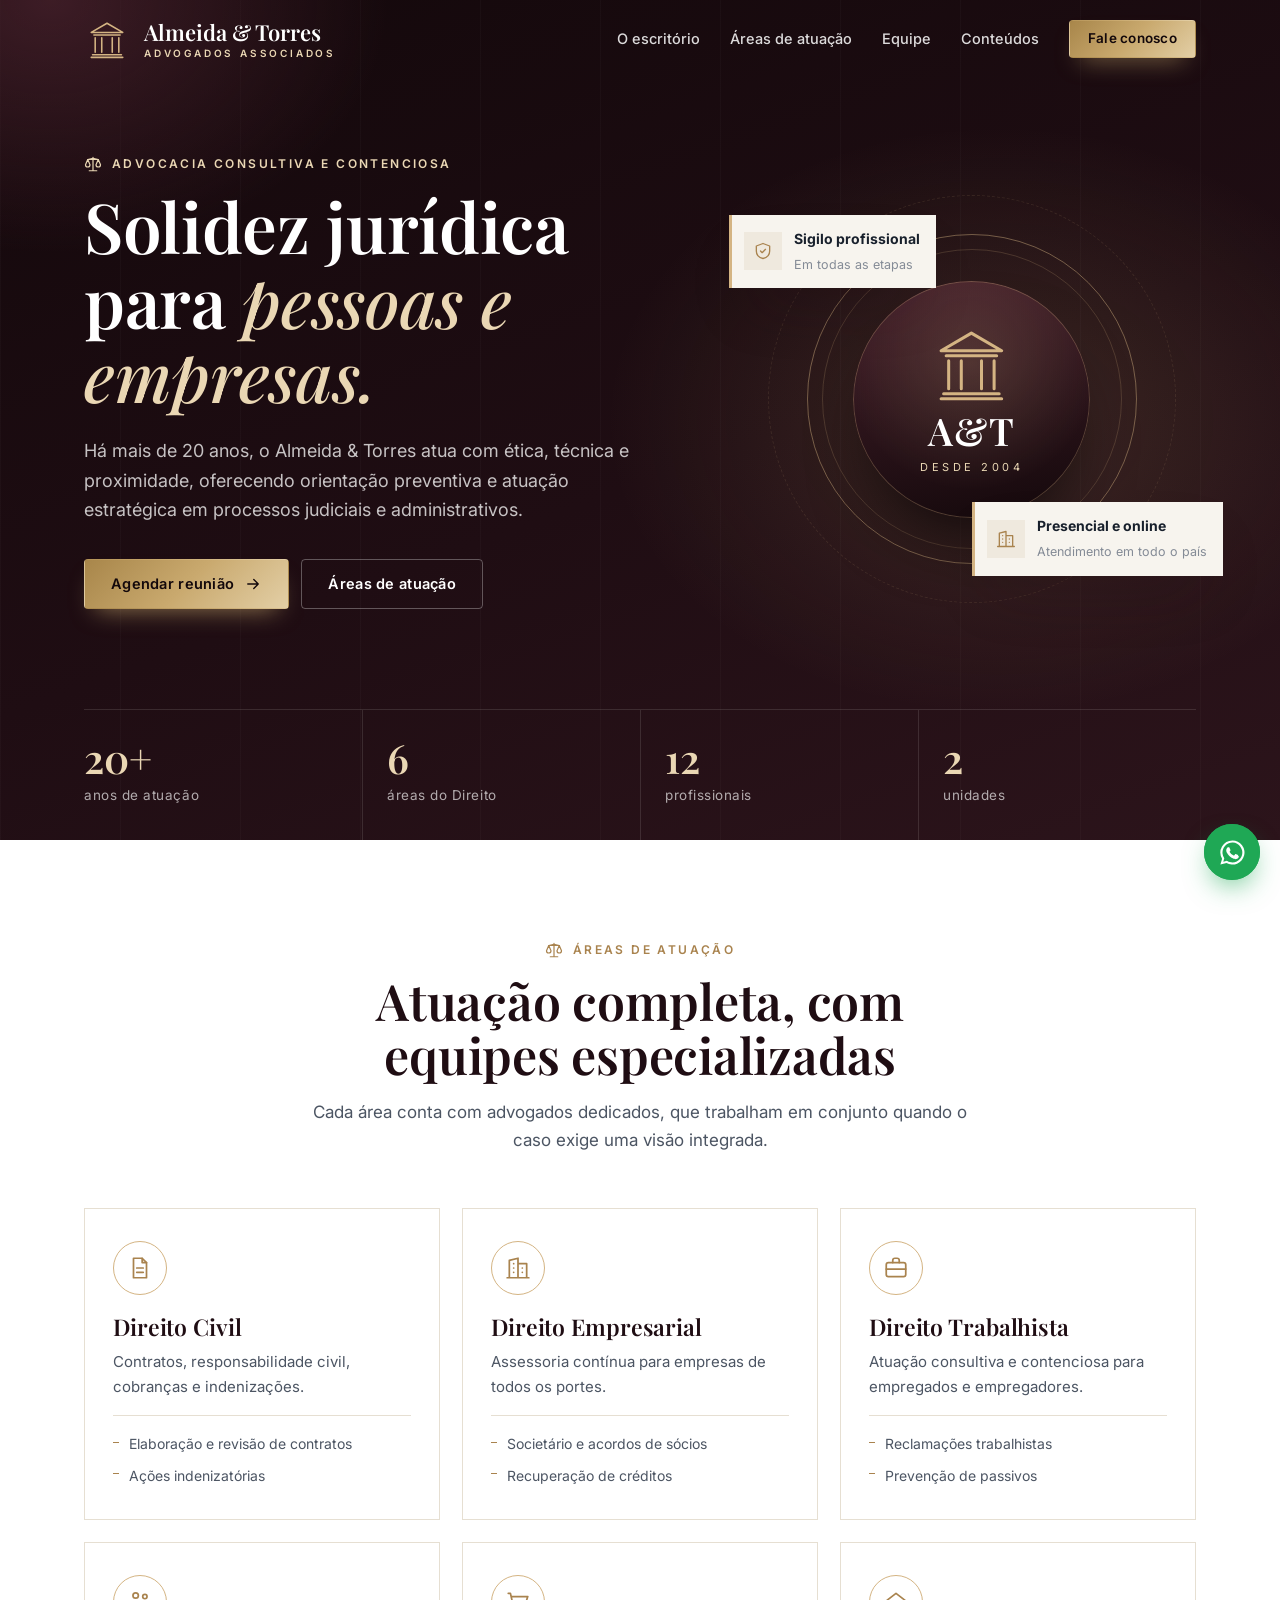
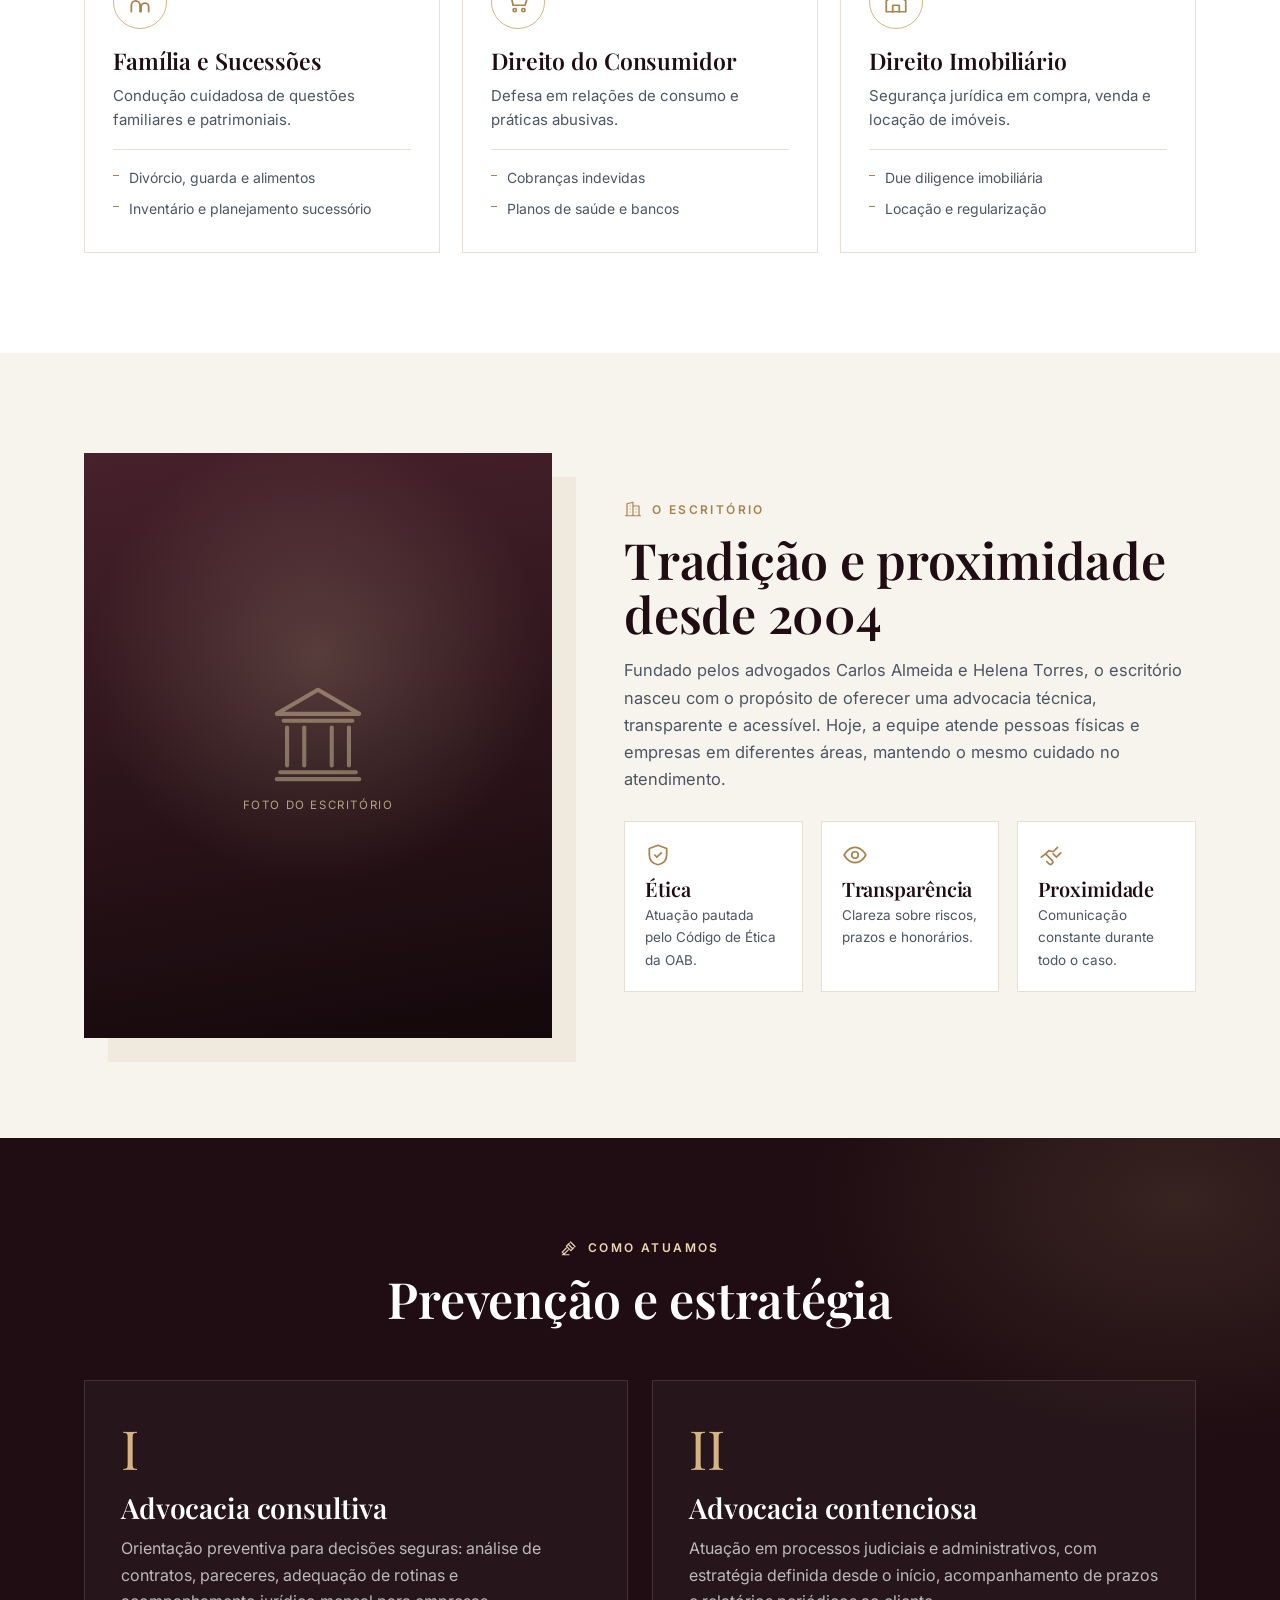
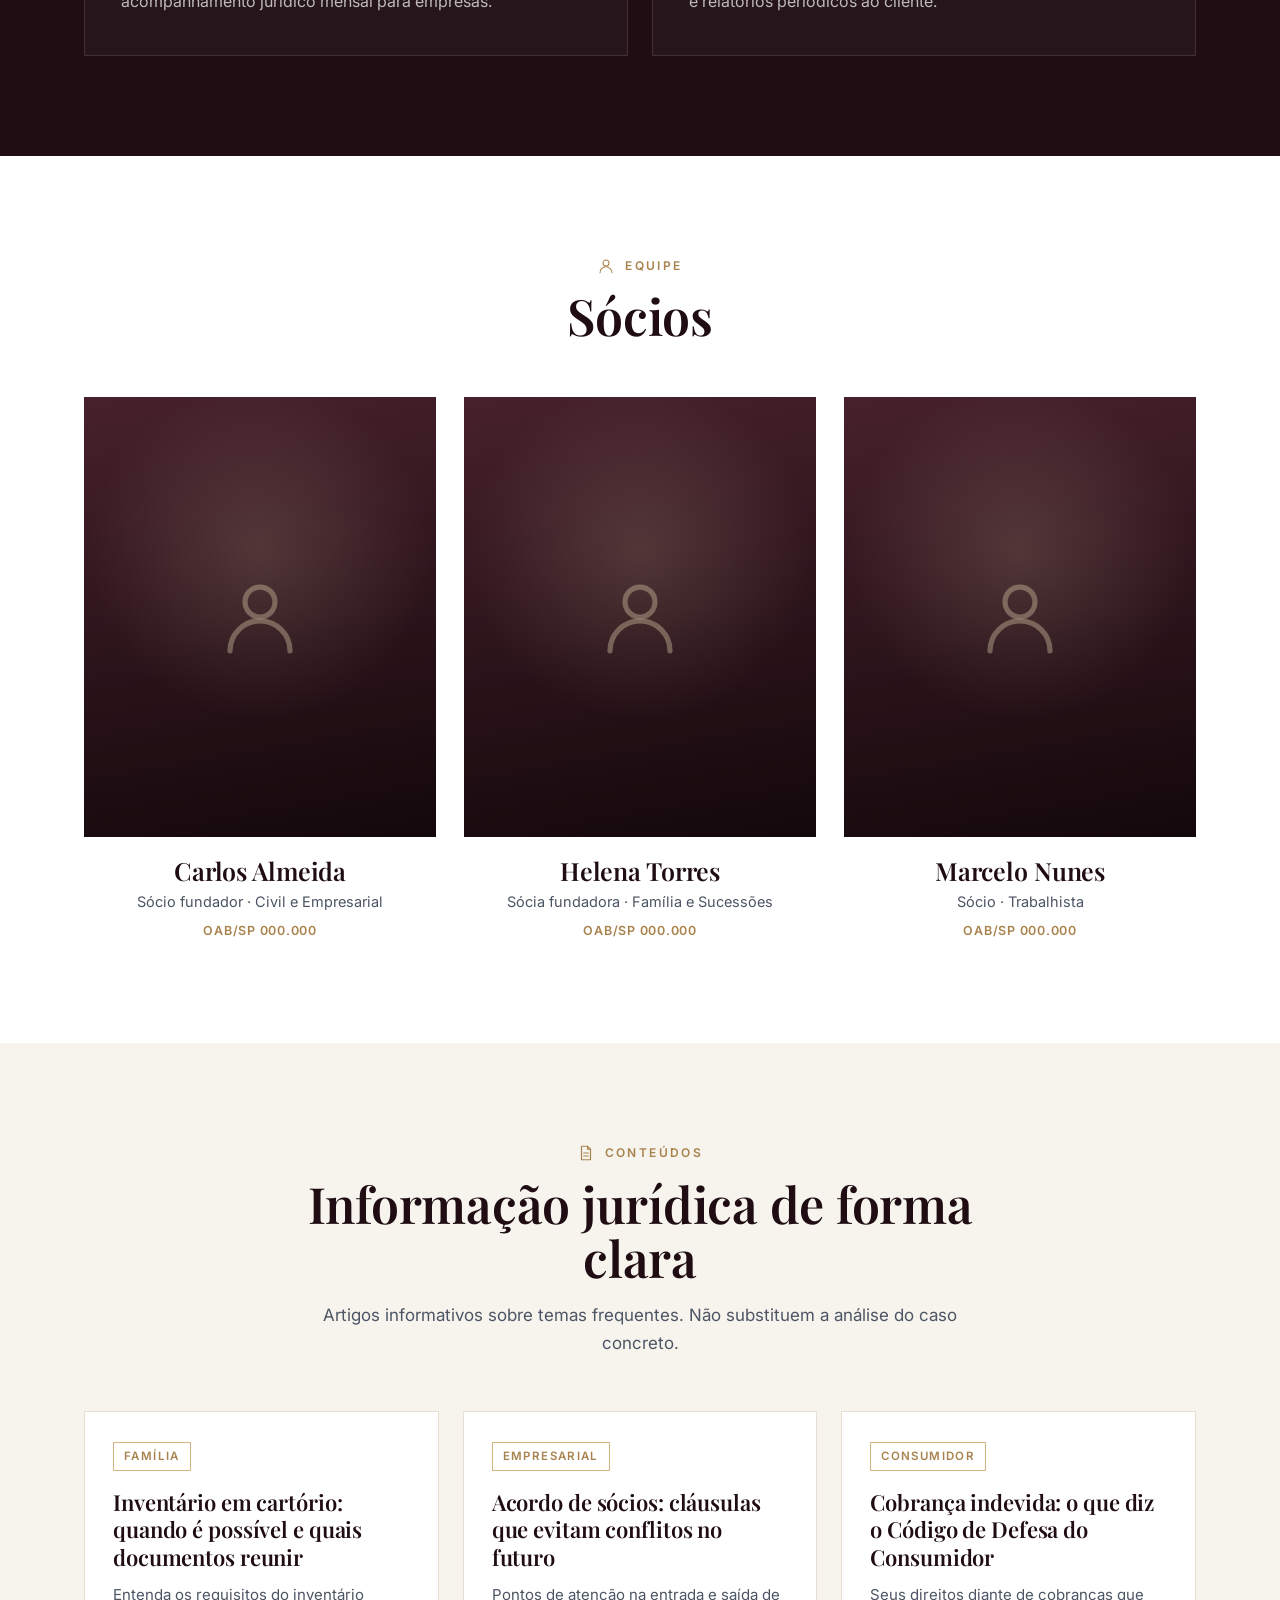
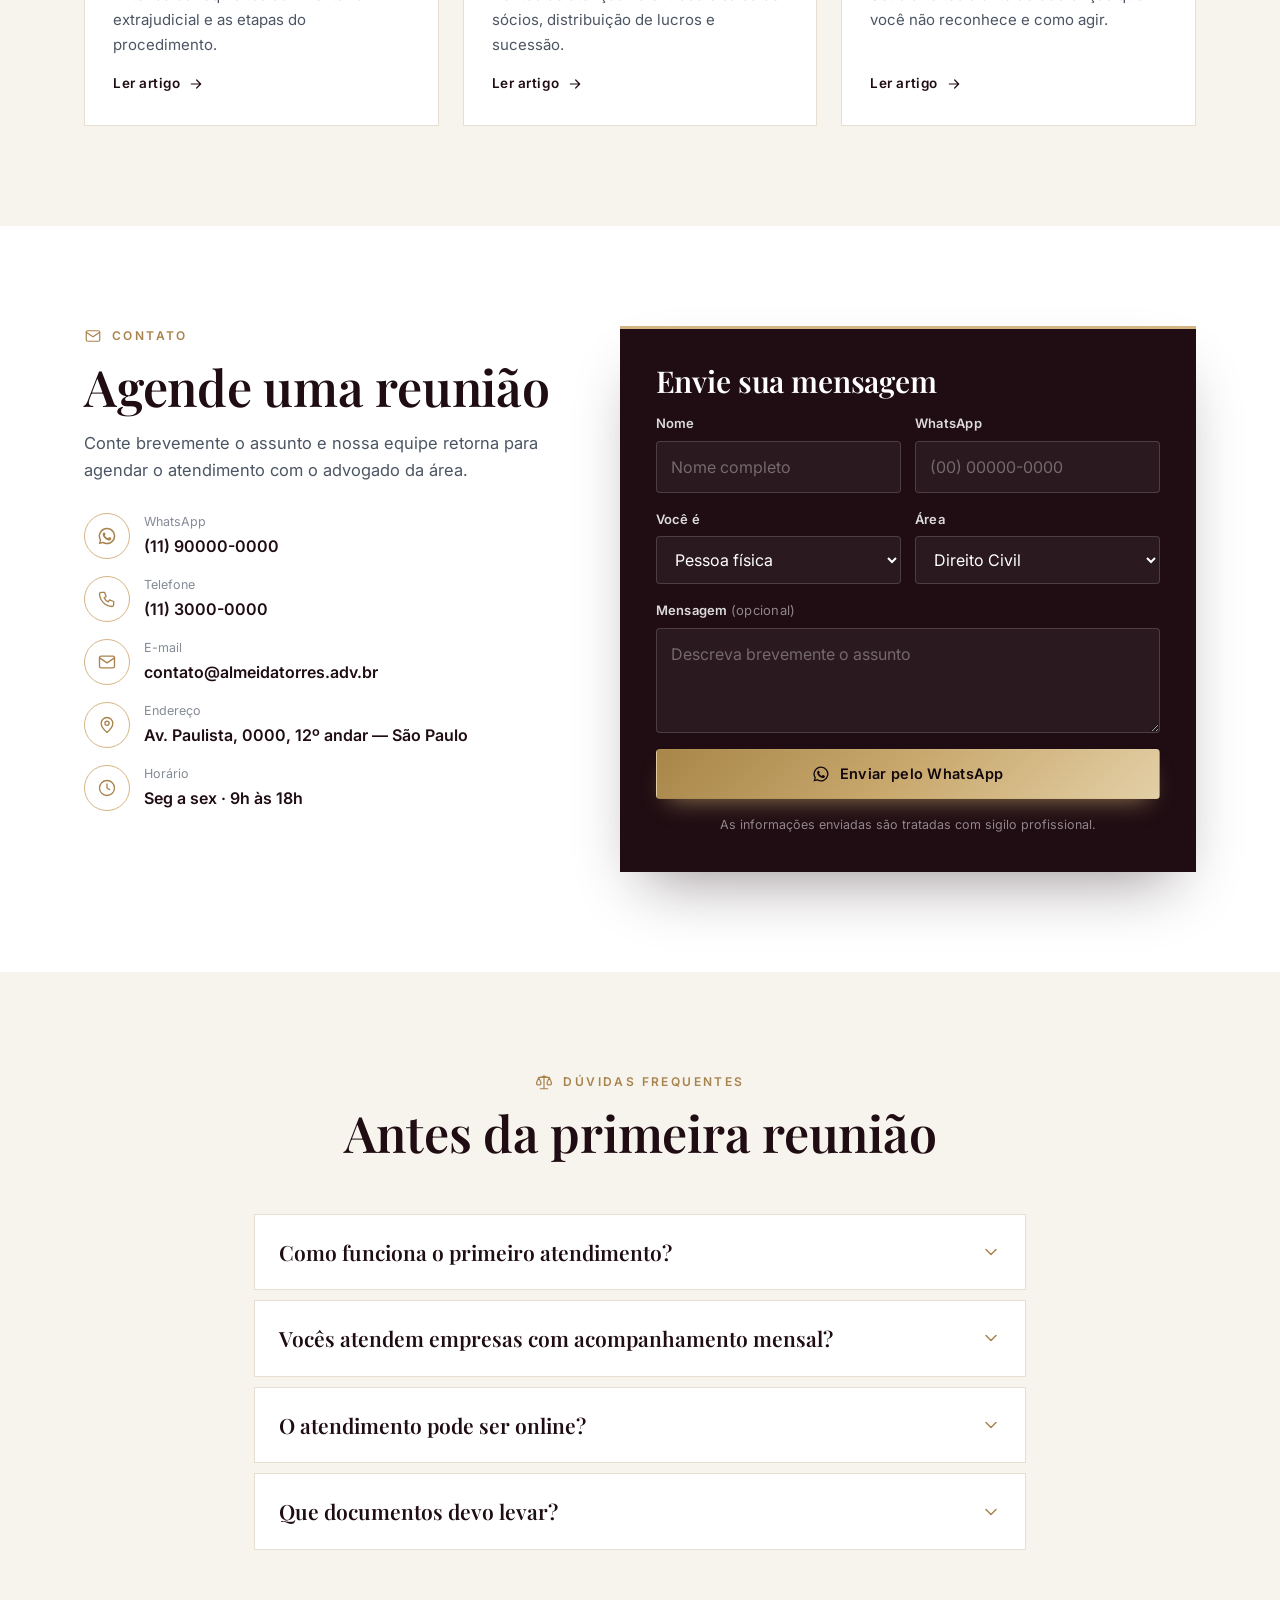
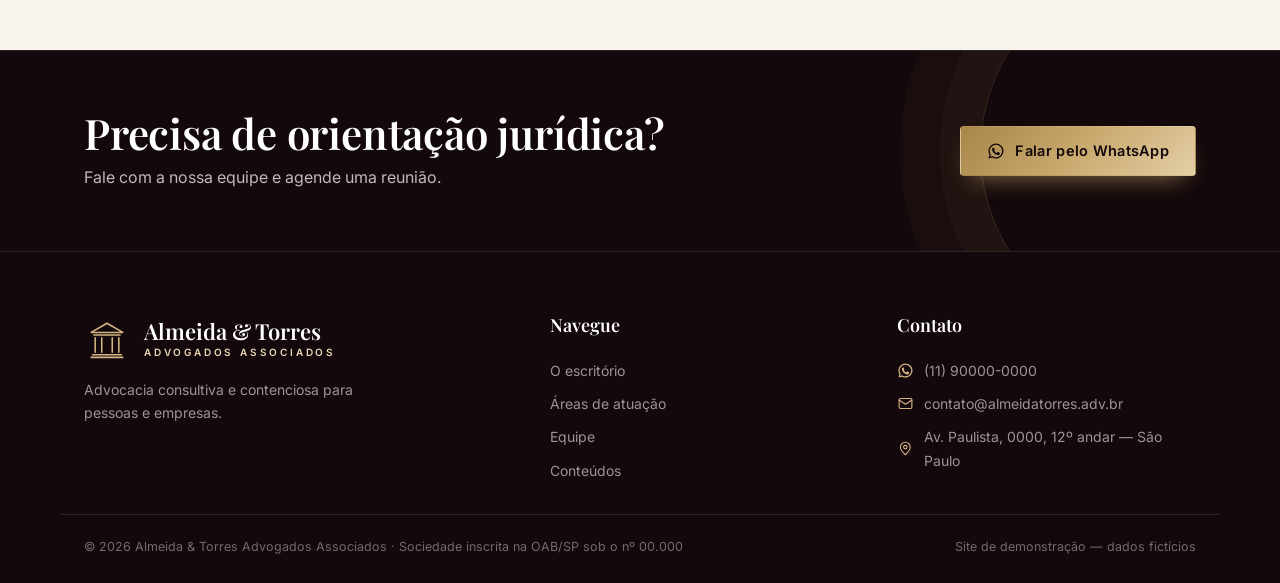
<file: sites/advocacia/index.html>
<!doctype html>
<html lang="pt-BR">
<head>
  <meta charset="utf-8">
  <meta name="viewport" content="width=device-width, initial-scale=1">
  <title>Almeida &amp; Torres Advogados</title>
  <meta name="description" content="Escritório de advocacia com atuação em Direito Civil, Empresarial, Trabalhista, Família e Sucessões, Consumidor e Imobiliário. Atendimento consultivo e contencioso.">
  <!-- Site de demonstração: não indexar nos buscadores -->
  <meta name="robots" content="noindex, nofollow">
  <meta name="theme-color" content="#1f0d13">
  <link rel="icon" href="data:image/svg+xml,%3Csvg xmlns='http://www.w3.org/2000/svg' viewBox='0 0 64 64'%3E%3Crect width='64' height='64' fill='%231f0d13'/%3E%3Ctext x='32' y='42' text-anchor='middle' font-family='Georgia,serif' font-size='26' fill='%23d4b483'%3EA%26amp;T%3C/text%3E%3C/svg%3E">
  <link rel="preconnect" href="https://fonts.googleapis.com">
  <link rel="preconnect" href="https://fonts.gstatic.com" crossorigin>
  <link href="https://fonts.googleapis.com/css2?family=Playfair+Display:ital,wght@0,500;0,600;0,700;1,500&family=Inter:wght@400;500;600;700&display=swap" rel="stylesheet">
  <link rel="stylesheet" href="css/styles.css">
</head>
<body>

<svg width="0" height="0" style="position:absolute" aria-hidden="true">
  <defs>
    <!-- Logo: frontão com colunas -->
    <symbol id="logo" viewBox="0 0 64 64"><g fill="none" stroke="currentColor" stroke-width="2.4" stroke-linejoin="round" stroke-linecap="round"><path d="M8 22L32 8l24 14H8z"/><path d="M12 26h40M14 52V30M24 52V30M40 52V30M50 52V30M10 56h44M8 60h48"/></g></symbol>
    <symbol id="i-scale" viewBox="0 0 24 24"><g fill="none" stroke="currentColor" stroke-width="1.6" stroke-linecap="round" stroke-linejoin="round"><path d="M12 3v17M7 21h10M5 6h14M12 4.5l-7 1.5M12 4.5l7 1.5"/><path d="M5 6l-3 7a3 3 0 006 0zM19 6l-3 7a3 3 0 006 0z"/></g></symbol>
    <symbol id="i-building" viewBox="0 0 24 24"><g fill="none" stroke="currentColor" stroke-width="1.6" stroke-linecap="round" stroke-linejoin="round"><path d="M4 21V5l8-2v18M12 8h8v13M8 8h.01M8 12h.01M8 16h.01M16 12h.01M16 16h.01M2 21h20"/></g></symbol>
    <symbol id="i-briefcase" viewBox="0 0 24 24"><g fill="none" stroke="currentColor" stroke-width="1.6" stroke-linecap="round" stroke-linejoin="round"><rect x="3" y="7" width="18" height="13" rx="2"/><path d="M9 7V5a2 2 0 012-2h2a2 2 0 012 2v2M3 13h18"/></g></symbol>
    <symbol id="i-family" viewBox="0 0 24 24"><g fill="none" stroke="currentColor" stroke-width="1.6" stroke-linecap="round" stroke-linejoin="round"><circle cx="8" cy="6" r="2.5"/><circle cx="16.5" cy="7" r="2"/><path d="M4 21v-6a4 4 0 018 0v6M13 21v-4.5a3.5 3.5 0 017 0V21"/></g></symbol>
    <symbol id="i-cart" viewBox="0 0 24 24"><g fill="none" stroke="currentColor" stroke-width="1.6" stroke-linecap="round" stroke-linejoin="round"><path d="M3 4h2l2.5 11h11L21 7H6.5"/><circle cx="9" cy="19.5" r="1.5"/><circle cx="17" cy="19.5" r="1.5"/></g></symbol>
    <symbol id="i-home" viewBox="0 0 24 24"><g fill="none" stroke="currentColor" stroke-width="1.6" stroke-linecap="round" stroke-linejoin="round"><path d="M3 11l9-7 9 7v10H3z"/><path d="M9 21v-6h6v6"/></g></symbol>
    <symbol id="i-doc" viewBox="0 0 24 24"><g fill="none" stroke="currentColor" stroke-width="1.6" stroke-linecap="round" stroke-linejoin="round"><path d="M6 3h8l4 4v14H6z"/><path d="M14 3v4h4M9 12h6M9 16h6"/></g></symbol>
    <symbol id="i-gavel" viewBox="0 0 24 24"><g fill="none" stroke="currentColor" stroke-width="1.6" stroke-linecap="round" stroke-linejoin="round"><path d="M14 4l6 6M11 7l6 6M12.5 5.5l-4 4 6 6 4-4M8.5 12L3 17.5 5.5 20l5.5-5.5M3 21h9"/></g></symbol>
    <symbol id="i-shield" viewBox="0 0 24 24"><path fill="none" stroke="currentColor" stroke-width="1.6" stroke-linecap="round" stroke-linejoin="round" d="M12 3l8 3v6c0 5-3.5 8-8 9-4.5-1-8-4-8-9V6l8-3z M9 12l2 2 4-4"/></symbol>
    <symbol id="i-eye" viewBox="0 0 24 24"><g fill="none" stroke="currentColor" stroke-width="1.6" stroke-linecap="round" stroke-linejoin="round"><path d="M2 12s3.5-7 10-7 10 7 10 7-3.5 7-10 7S2 12 2 12z"/><circle cx="12" cy="12" r="3"/></g></symbol>
    <symbol id="i-hand" viewBox="0 0 24 24"><g fill="none" stroke="currentColor" stroke-width="1.6" stroke-linecap="round" stroke-linejoin="round"><path d="M7 11l3-3 4 1 4-4M3 14l4-3 6 6a2 2 0 01-3 3l-2-2M21 10l-4 4-3-3"/></g></symbol>
    <symbol id="i-check" viewBox="0 0 24 24"><path fill="none" stroke="currentColor" stroke-width="2.2" stroke-linecap="round" stroke-linejoin="round" d="M5 12.5l4.5 4.5L19 7.5"/></symbol>
    <symbol id="i-pin" viewBox="0 0 24 24"><path fill="none" stroke="currentColor" stroke-width="1.6" stroke-linecap="round" stroke-linejoin="round" d="M12 21s-7-6-7-11a7 7 0 0114 0c0 5-7 11-7 11zM12 12.5a2.5 2.5 0 100-5 2.5 2.5 0 000 5z"/></symbol>
    <symbol id="i-clock" viewBox="0 0 24 24"><path fill="none" stroke="currentColor" stroke-width="1.6" stroke-linecap="round" stroke-linejoin="round" d="M12 21a9 9 0 100-18 9 9 0 000 18zM12 7v5l3 2"/></symbol>
    <symbol id="i-mail" viewBox="0 0 24 24"><g fill="none" stroke="currentColor" stroke-width="1.6" stroke-linecap="round" stroke-linejoin="round"><rect x="3" y="5" width="18" height="14" rx="2"/><path d="M3 7l9 6 9-6"/></g></symbol>
    <symbol id="i-phone" viewBox="0 0 24 24"><path fill="none" stroke="currentColor" stroke-width="1.6" stroke-linecap="round" stroke-linejoin="round" d="M5 4h4l2 5-2.5 1.5a11 11 0 005 5L15 13l5 2v4a2 2 0 01-2 2A16 16 0 013 6a2 2 0 012-2z"/></symbol>
    <symbol id="i-user" viewBox="0 0 24 24"><g fill="none" stroke="currentColor" stroke-width="1.4" stroke-linecap="round" stroke-linejoin="round"><circle cx="12" cy="8" r="4"/><path d="M4 21c0-4.4 3.6-8 8-8s8 3.6 8 8"/></g></symbol>
    <symbol id="i-linkedin" viewBox="0 0 24 24"><path fill="currentColor" d="M5 3.5a2 2 0 110 4 2 2 0 010-4zM3.3 9h3.4v11.5H3.3zM9 9h3.3v1.6c.5-.9 1.7-1.9 3.5-1.9 3.6 0 4.2 2.3 4.2 5.4v6.4h-3.4v-5.7c0-1.4 0-3.1-1.9-3.1s-2.2 1.5-2.2 3v5.8H9z"/></symbol>
    <symbol id="i-arrow" viewBox="0 0 24 24"><path fill="none" stroke="currentColor" stroke-width="1.8" stroke-linecap="round" stroke-linejoin="round" d="M5 12h14M13 6l6 6-6 6"/></symbol>
    <symbol id="i-chev" viewBox="0 0 24 24"><path fill="none" stroke="currentColor" stroke-width="1.8" stroke-linecap="round" stroke-linejoin="round" d="M6 9l6 6 6-6"/></symbol>
    <symbol id="i-whats" viewBox="0 0 24 24"><path fill="currentColor" d="M12 2a10 10 0 00-8.6 15.1L2 22l5-1.3A10 10 0 1012 2zm0 18.2c-1.5 0-3-.4-4.3-1.2l-.3-.2-3 .8.8-2.9-.2-.3A8.2 8.2 0 1112 20.2zm4.5-6.1c-.2-.1-1.5-.7-1.7-.8-.2-.1-.4-.1-.6.1l-.8 1c-.1.2-.3.2-.5.1a6.7 6.7 0 01-3.3-2.9c-.3-.4.3-.4.7-1.3.1-.2 0-.3 0-.4l-.8-1.8c-.2-.5-.4-.4-.6-.4h-.5c-.2 0-.4.1-.7.3-.2.3-.9.9-.9 2.2s.9 2.5 1 2.7c.1.2 1.8 2.8 4.4 3.9 1.6.7 2.3.8 3.1.6.5-.1 1.5-.6 1.7-1.2.2-.6.2-1.1.2-1.2-.1-.1-.3-.2-.5-.3z"/></symbol>
  </defs>
</svg>

<a class="skip" href="#conteudo">Pular para o conteúdo</a>

<!-- ================= HEADER ================= -->
<header class="header" id="topo">
  <div class="container header__inner">
    <a href="#topo" class="brand" aria-label="Almeida &amp; Torres Advogados — início">
      <span class="brand__logo"><svg><use href="#logo"/></svg></span>
      <span class="brand__text"><span data-cfg="nome">Almeida &amp; Torres</span><small>Advogados Associados</small></span>
    </a>
    <nav class="nav" id="nav" aria-label="Principal">
      <a href="#escritorio">O escritório</a>
      <a href="#areas">Áreas de atuação</a>
      <a href="#equipe">Equipe</a>
      <a href="#conteudos">Conteúdos</a>
      <a href="#contato" class="btn btn--sm btn--brass nav__cta">Fale conosco</a>
    </nav>
    <button class="burger" id="burger" aria-label="Abrir menu" aria-expanded="false" aria-controls="nav"><span></span><span></span><span></span></button>
  </div>
</header>

<main id="conteudo">

<!-- ================= HERO ================= -->
<section class="hero">
  <div class="hero__bg" aria-hidden="true"></div>
  <div class="container hero__grid">
    <div class="hero__copy">
      <p class="eyebrow eyebrow--light"><svg><use href="#i-scale"/></svg>Advocacia consultiva e contenciosa</p>
      <h1>Solidez jurídica para <em>pessoas e empresas.</em></h1>
      <p class="hero__lead">Há mais de 20 anos, o Almeida &amp; Torres atua com ética, técnica e proximidade, oferecendo orientação preventiva e atuação estratégica em processos judiciais e administrativos.</p>
      <div class="hero__actions">
        <a href="#contato" class="btn btn--brass">Agendar reunião <svg><use href="#i-arrow"/></svg></a>
        <a href="#areas" class="btn btn--outline-light">Áreas de atuação</a>
      </div>
    </div>

    <div class="hero__visual" aria-hidden="true">
      <div class="emblem">
        <span class="emblem__ring"></span>
        <span class="emblem__core">
          <svg><use href="#logo"/></svg>
          <b>A&amp;T</b>
          <small>Desde 2004</small>
        </span>
      </div>
      <div class="float float--a"><span class="float__icon"><svg><use href="#i-shield"/></svg></span><div><strong>Sigilo profissional</strong><small>Em todas as etapas</small></div></div>
      <div class="float float--b"><span class="float__icon"><svg><use href="#i-building"/></svg></span><div><strong>Presencial e online</strong><small>Atendimento em todo o país</small></div></div>
    </div>
  </div>

  <div class="container">
    <dl class="hero__stats">
      <div><dt>20+</dt><dd>anos de atuação</dd></div>
      <div><dt>6</dt><dd>áreas do Direito</dd></div>
      <div><dt>12</dt><dd>profissionais</dd></div>
      <div><dt>2</dt><dd>unidades</dd></div>
    </dl>
  </div>
</section>

<!-- ================= ÁREAS ================= -->
<section class="section" id="areas">
  <div class="container">
    <div class="section__head reveal">
      <p class="eyebrow"><svg><use href="#i-scale"/></svg>Áreas de atuação</p>
      <h2>Atuação completa, com equipes especializadas</h2>
      <p>Cada área conta com advogados dedicados, que trabalham em conjunto quando o caso exige uma visão integrada.</p>
    </div>
    <div class="cards cards--areas">
      <article class="card reveal"><span class="card__icon"><svg><use href="#i-doc"/></svg></span><h3>Direito Civil</h3><p>Contratos, responsabilidade civil, cobranças e indenizações.</p><ul><li>Elaboração e revisão de contratos</li><li>Ações indenizatórias</li></ul></article>
      <article class="card reveal"><span class="card__icon"><svg><use href="#i-building"/></svg></span><h3>Direito Empresarial</h3><p>Assessoria contínua para empresas de todos os portes.</p><ul><li>Societário e acordos de sócios</li><li>Recuperação de créditos</li></ul></article>
      <article class="card reveal"><span class="card__icon"><svg><use href="#i-briefcase"/></svg></span><h3>Direito Trabalhista</h3><p>Atuação consultiva e contenciosa para empregados e empregadores.</p><ul><li>Reclamações trabalhistas</li><li>Prevenção de passivos</li></ul></article>
      <article class="card reveal"><span class="card__icon"><svg><use href="#i-family"/></svg></span><h3>Família e Sucessões</h3><p>Condução cuidadosa de questões familiares e patrimoniais.</p><ul><li>Divórcio, guarda e alimentos</li><li>Inventário e planejamento sucessório</li></ul></article>
      <article class="card reveal"><span class="card__icon"><svg><use href="#i-cart"/></svg></span><h3>Direito do Consumidor</h3><p>Defesa em relações de consumo e práticas abusivas.</p><ul><li>Cobranças indevidas</li><li>Planos de saúde e bancos</li></ul></article>
      <article class="card reveal"><span class="card__icon"><svg><use href="#i-home"/></svg></span><h3>Direito Imobiliário</h3><p>Segurança jurídica em compra, venda e locação de imóveis.</p><ul><li>Due diligence imobiliária</li><li>Locação e regularização</li></ul></article>
    </div>
  </div>
</section>

<!-- ================= O ESCRITÓRIO ================= -->
<section class="section section--soft" id="escritorio">
  <div class="container about">
    <figure class="about__photo reveal" aria-label="Espaço para foto do escritório"><svg><use href="#logo"/></svg><small>Foto do escritório</small></figure>
    <div class="about__copy reveal">
      <p class="eyebrow"><svg><use href="#i-building"/></svg>O escritório</p>
      <h2>Tradição e proximidade desde 2004</h2>
      <p>Fundado pelos advogados Carlos Almeida e Helena Torres, o escritório nasceu com o propósito de oferecer uma advocacia técnica, transparente e acessível. Hoje, a equipe atende pessoas físicas e empresas em diferentes áreas, mantendo o mesmo cuidado no atendimento.</p>
      <div class="values">
        <div><svg><use href="#i-shield"/></svg><h3>Ética</h3><p>Atuação pautada pelo Código de Ética da OAB.</p></div>
        <div><svg><use href="#i-eye"/></svg><h3>Transparência</h3><p>Clareza sobre riscos, prazos e honorários.</p></div>
        <div><svg><use href="#i-hand"/></svg><h3>Proximidade</h3><p>Comunicação constante durante todo o caso.</p></div>
      </div>
    </div>
  </div>
</section>

<!-- ================= COMO ATUAMOS ================= -->
<section class="section section--dark">
  <div class="dark__glow" aria-hidden="true"></div>
  <div class="container">
    <div class="section__head reveal">
      <p class="eyebrow eyebrow--light"><svg><use href="#i-gavel"/></svg>Como atuamos</p>
      <h2>Prevenção e estratégia</h2>
    </div>
    <div class="modes">
      <article class="mode reveal">
        <span class="mode__num">I</span>
        <h3>Advocacia consultiva</h3>
        <p>Orientação preventiva para decisões seguras: análise de contratos, pareceres, adequação de rotinas e acompanhamento jurídico mensal para empresas.</p>
      </article>
      <article class="mode reveal">
        <span class="mode__num">II</span>
        <h3>Advocacia contenciosa</h3>
        <p>Atuação em processos judiciais e administrativos, com estratégia definida desde o início, acompanhamento de prazos e relatórios periódicos ao cliente.</p>
      </article>
    </div>
  </div>
</section>

<!-- ================= EQUIPE ================= -->
<section class="section" id="equipe">
  <div class="container">
    <div class="section__head reveal">
      <p class="eyebrow"><svg><use href="#i-user"/></svg>Equipe</p>
      <h2>Sócios</h2>
    </div>
    <div class="team">
      <article class="member reveal">
        <figure class="member__photo"><svg><use href="#i-user"/></svg></figure>
        <h3>Carlos Almeida</h3><p>Sócio fundador · Civil e Empresarial</p><small>OAB/SP 000.000</small>
        <a href="#" class="member__link" aria-label="LinkedIn de Carlos Almeida"><svg><use href="#i-linkedin"/></svg></a>
      </article>
      <article class="member reveal">
        <figure class="member__photo"><svg><use href="#i-user"/></svg></figure>
        <h3>Helena Torres</h3><p>Sócia fundadora · Família e Sucessões</p><small>OAB/SP 000.000</small>
        <a href="#" class="member__link" aria-label="LinkedIn de Helena Torres"><svg><use href="#i-linkedin"/></svg></a>
      </article>
      <article class="member reveal">
        <figure class="member__photo"><svg><use href="#i-user"/></svg></figure>
        <h3>Marcelo Nunes</h3><p>Sócio · Trabalhista</p><small>OAB/SP 000.000</small>
        <a href="#" class="member__link" aria-label="LinkedIn de Marcelo Nunes"><svg><use href="#i-linkedin"/></svg></a>
      </article>
    </div>
  </div>
</section>

<!-- ================= CONTEÚDOS ================= -->
<section class="section section--soft" id="conteudos">
  <div class="container">
    <div class="section__head reveal">
      <p class="eyebrow"><svg><use href="#i-doc"/></svg>Conteúdos</p>
      <h2>Informação jurídica de forma clara</h2>
      <p>Artigos informativos sobre temas frequentes. Não substituem a análise do caso concreto.</p>
    </div>
    <div class="posts">
      <article class="post reveal"><span class="post__tag">Família</span><h3>Inventário em cartório: quando é possível e quais documentos reunir</h3><p>Entenda os requisitos do inventário extrajudicial e as etapas do procedimento.</p><a href="#contato" class="post__link">Ler artigo <svg><use href="#i-arrow"/></svg></a></article>
      <article class="post reveal"><span class="post__tag">Empresarial</span><h3>Acordo de sócios: cláusulas que evitam conflitos no futuro</h3><p>Pontos de atenção na entrada e saída de sócios, distribuição de lucros e sucessão.</p><a href="#contato" class="post__link">Ler artigo <svg><use href="#i-arrow"/></svg></a></article>
      <article class="post reveal"><span class="post__tag">Consumidor</span><h3>Cobrança indevida: o que diz o Código de Defesa do Consumidor</h3><p>Seus direitos diante de cobranças que você não reconhece e como agir.</p><a href="#contato" class="post__link">Ler artigo <svg><use href="#i-arrow"/></svg></a></article>
    </div>
  </div>
</section>

<!-- ================= CONTATO ================= -->
<section class="section" id="contato">
  <div class="container split">
    <div class="split__copy reveal">
      <p class="eyebrow"><svg><use href="#i-mail"/></svg>Contato</p>
      <h2>Agende uma reunião</h2>
      <p>Conte brevemente o assunto e nossa equipe retorna para agendar o atendimento com o advogado da área.</p>
      <ul class="contact">
        <li><span><svg><use href="#i-whats"/></svg></span><div><small>WhatsApp</small><a data-wa href="#" data-cfg="telefone">(11) 90000-0000</a></div></li>
        <li><span><svg><use href="#i-phone"/></svg></span><div><small>Telefone</small><strong data-cfg="fixo">(11) 3000-0000</strong></div></li>
        <li><span><svg><use href="#i-mail"/></svg></span><div><small>E-mail</small><strong data-cfg="email">contato@almeidatorres.adv.br</strong></div></li>
        <li><span><svg><use href="#i-pin"/></svg></span><div><small>Endereço</small><a id="mapsLink" href="#" target="_blank" rel="noopener" data-cfg="endereco">Av. Paulista, 0000, 12º andar — São Paulo</a></div></li>
        <li><span><svg><use href="#i-clock"/></svg></span><div><small>Horário</small><strong data-cfg="horario">Seg a sex · 9h às 18h</strong></div></li>
      </ul>
    </div>
    <form class="form reveal" id="form" novalidate>
      <h3>Envie sua mensagem</h3>
      <div class="row">
        <label class="field"><span>Nome</span><input name="nome" required autocomplete="name" placeholder="Nome completo"></label>
        <label class="field"><span>WhatsApp</span><input name="fone" required inputmode="tel" autocomplete="tel" placeholder="(00) 00000-0000"></label>
      </div>
      <div class="row">
        <label class="field"><span>Você é</span>
          <select name="perfil"><option>Pessoa física</option><option>Empresa</option></select>
        </label>
        <label class="field"><span>Área</span>
          <select name="area"><option>Direito Civil</option><option>Direito Empresarial</option><option>Direito Trabalhista</option><option>Família e Sucessões</option><option>Direito do Consumidor</option><option>Direito Imobiliário</option><option>Não sei informar</option></select>
        </label>
      </div>
      <label class="field"><span>Mensagem <em>(opcional)</em></span><textarea name="msg" rows="3" placeholder="Descreva brevemente o assunto"></textarea></label>
      <p class="form__error" id="formError" role="alert" hidden>Preencha seu nome e um WhatsApp válido.</p>
      <button class="btn btn--brass btn--block" type="submit"><svg><use href="#i-whats"/></svg>Enviar pelo WhatsApp</button>
      <p class="form__note">As informações enviadas são tratadas com sigilo profissional.</p>
    </form>
  </div>
</section>

<!-- ================= DÚVIDAS ================= -->
<section class="section section--soft" id="duvidas">
  <div class="container container--narrow">
    <div class="section__head reveal">
      <p class="eyebrow"><svg><use href="#i-scale"/></svg>Dúvidas frequentes</p>
      <h2>Antes da primeira reunião</h2>
    </div>
    <div class="faq">
      <details class="reveal"><summary>Como funciona o primeiro atendimento?<svg><use href="#i-chev"/></svg></summary><p>Agendamos uma reunião com o advogado da área para entender o seu caso, analisar documentos e explicar os caminhos possíveis, com clareza sobre prazos e honorários.</p></details>
      <details class="reveal"><summary>Vocês atendem empresas com acompanhamento mensal?<svg><use href="#i-chev"/></svg></summary><p>Sim. Oferecemos assessoria jurídica contínua para empresas, com atendimento consultivo e acompanhamento de demandas.</p></details>
      <details class="reveal"><summary>O atendimento pode ser online?<svg><use href="#i-chev"/></svg></summary><p>Sim. Realizamos reuniões por videochamada e o envio de documentos é feito de forma segura e digital.</p></details>
      <details class="reveal"><summary>Que documentos devo levar?<svg><use href="#i-chev"/></svg></summary><p>Documento de identidade e os papéis relacionados ao assunto, como contratos, notificações ou comprovantes. Ao agendar, indicamos o que é importante para o seu caso.</p></details>
    </div>
  </div>
</section>

<!-- ================= CTA ================= -->
<section class="cta">
  <div class="container cta__inner">
    <div>
      <h2>Precisa de orientação jurídica?</h2>
      <p>Fale com a nossa equipe e agende uma reunião.</p>
    </div>
    <a data-wa href="#" class="btn btn--brass"><svg><use href="#i-whats"/></svg>Falar pelo WhatsApp</a>
  </div>
</section>

</main>

<footer class="footer">
  <div class="container footer__grid">
    <div>
      <div class="brand">
        <span class="brand__logo"><svg><use href="#logo"/></svg></span>
        <span class="brand__text"><span data-cfg="nome">Almeida &amp; Torres</span><small>Advogados Associados</small></span>
      </div>
      <p class="footer__about">Advocacia consultiva e contenciosa para pessoas e empresas.</p>
    </div>
    <div class="footer__links">
      <h4>Navegue</h4>
      <a href="#escritorio">O escritório</a><a href="#areas">Áreas de atuação</a><a href="#equipe">Equipe</a><a href="#conteudos">Conteúdos</a>
    </div>
    <div class="footer__links">
      <h4>Contato</h4>
      <a data-wa href="#"><svg><use href="#i-whats"/></svg><span data-cfg="telefone">(11) 90000-0000</span></a>
      <span><svg><use href="#i-mail"/></svg><span data-cfg="email">contato@almeidatorres.adv.br</span></span>
      <span><svg><use href="#i-pin"/></svg><span data-cfg="endereco">Av. Paulista, 0000, 12º andar — São Paulo</span></span>
    </div>
  </div>
  <div class="container footer__bottom">
    <span>© <span id="ano">2026</span> <span data-cfg="nome">Almeida &amp; Torres</span> Advogados Associados · <span data-cfg="registro">Sociedade inscrita na OAB/SP sob o nº 00.000</span></span>
    <span>Site de demonstração — dados fictícios</span>
  </div>
</footer>

<a class="wa-float" data-wa href="#" aria-label="Conversar no WhatsApp"><svg><use href="#i-whats"/></svg></a>

<script src="js/app.js"></script>
</body>
</html>
</file>
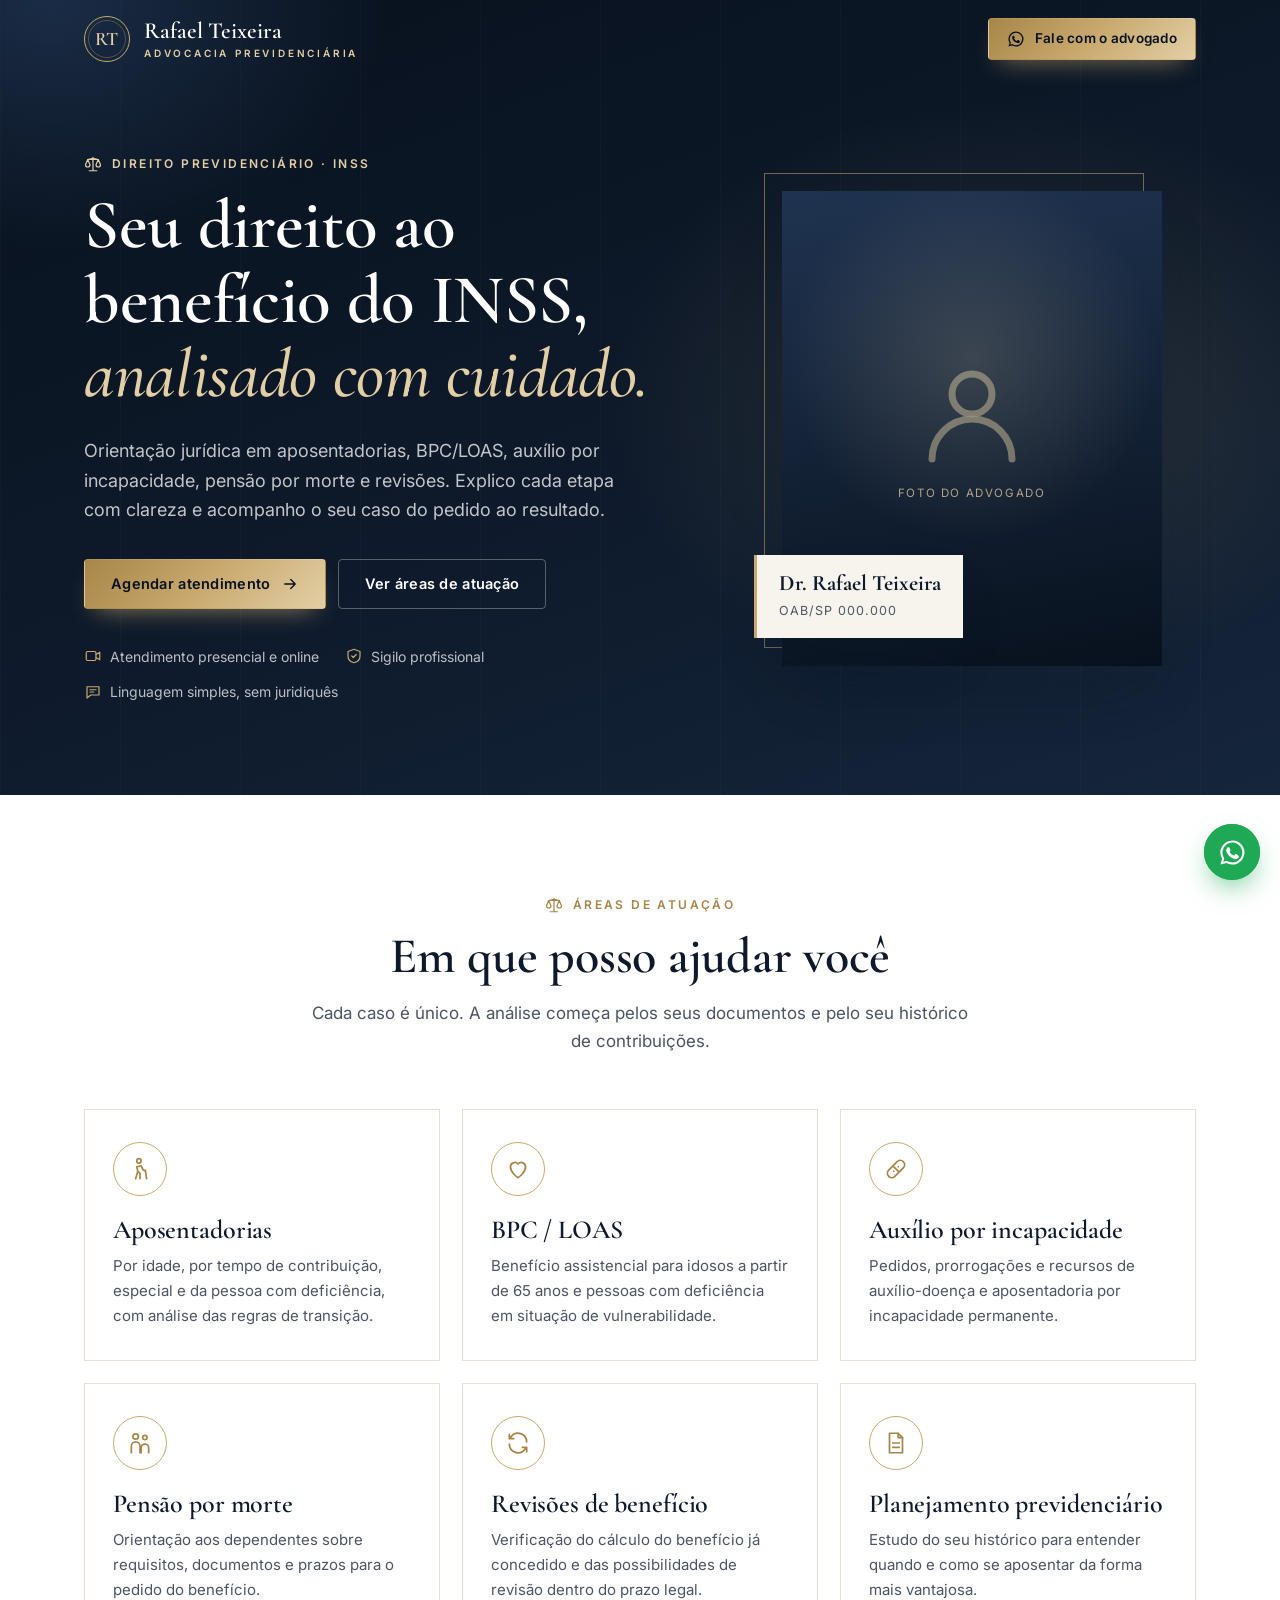
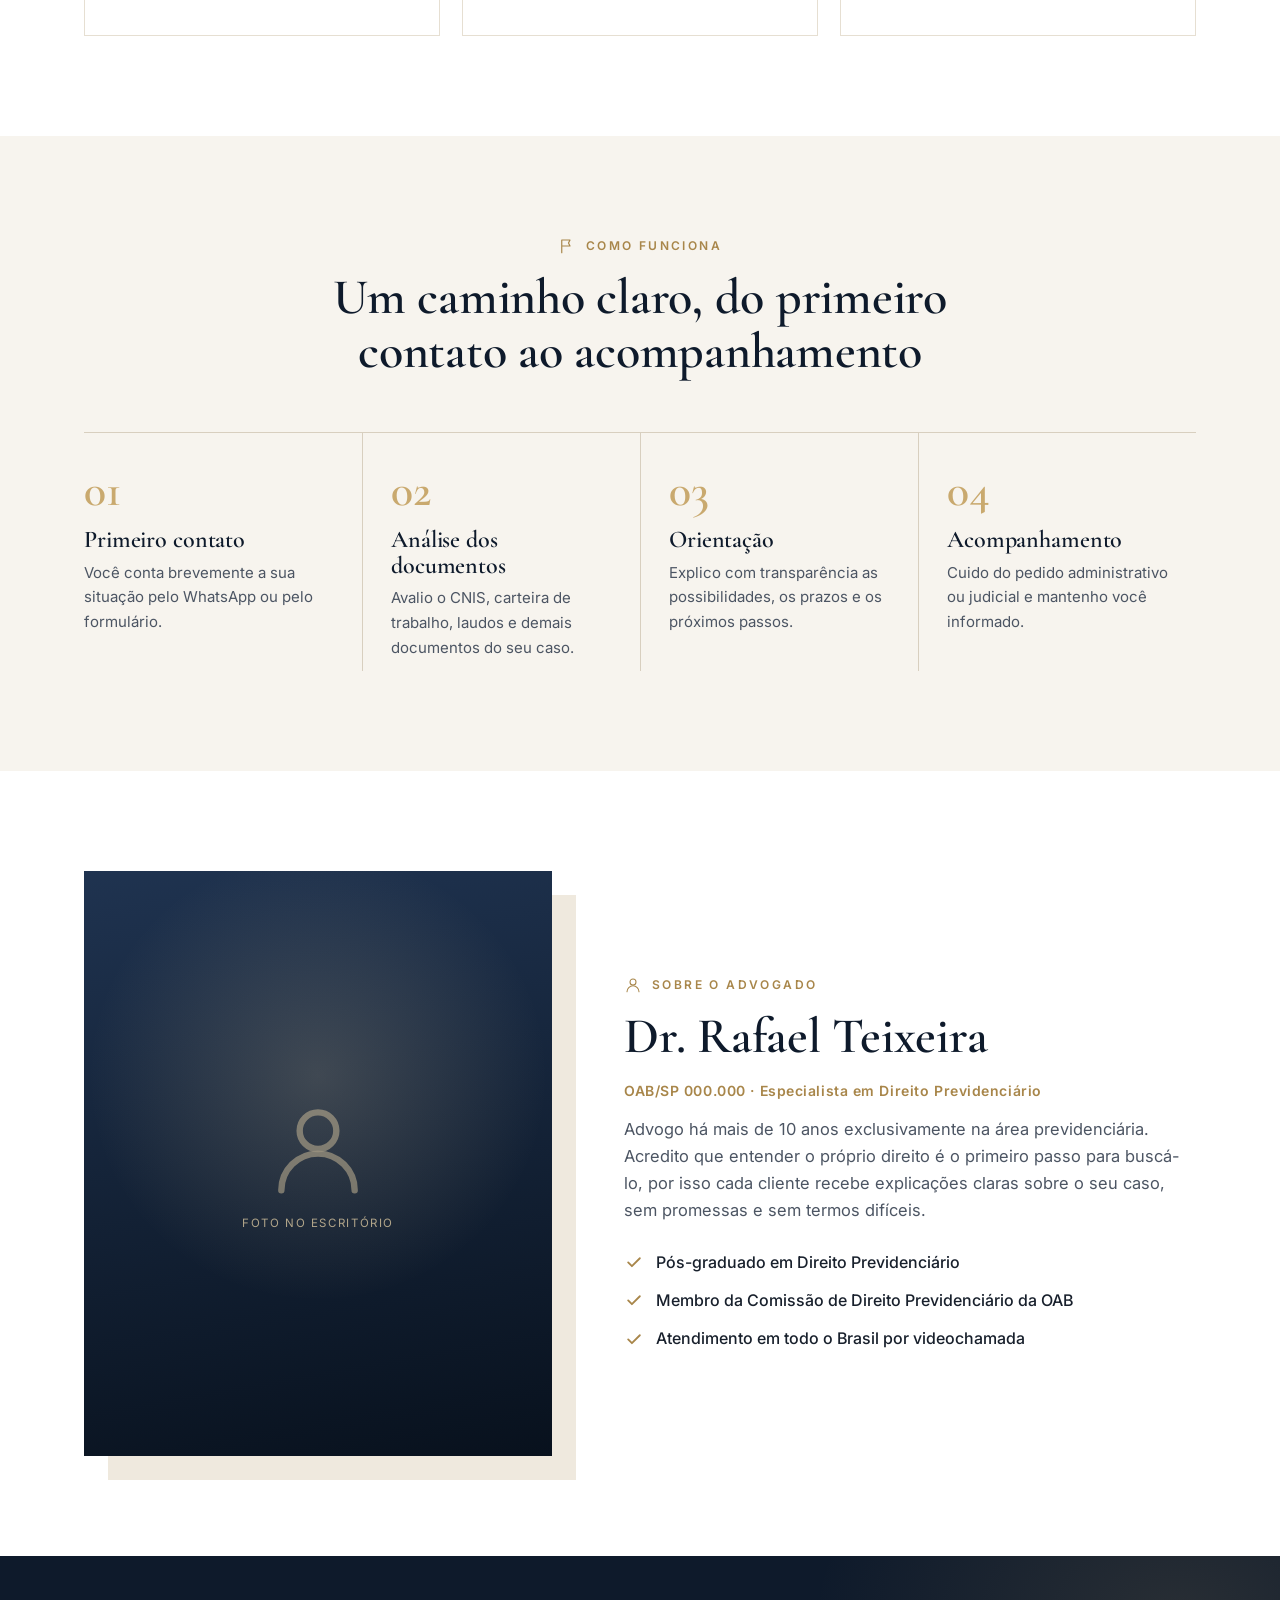
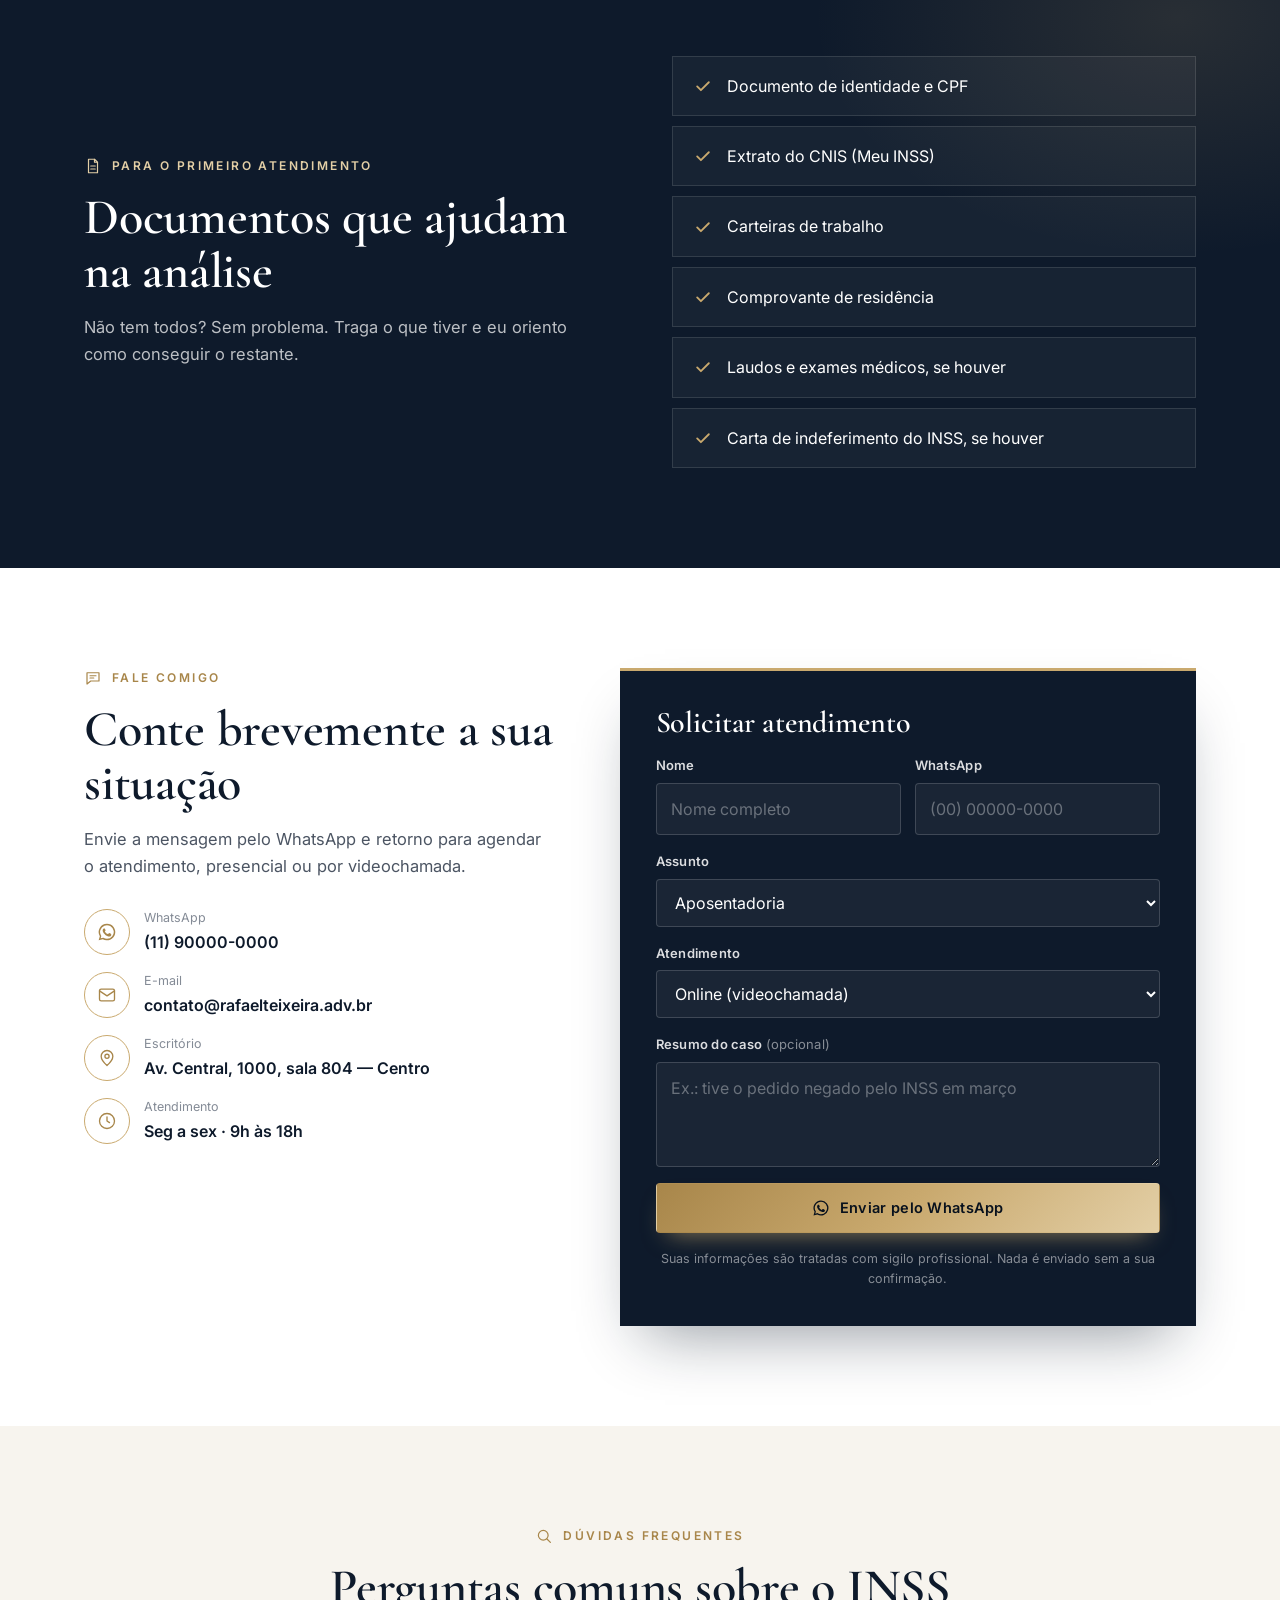
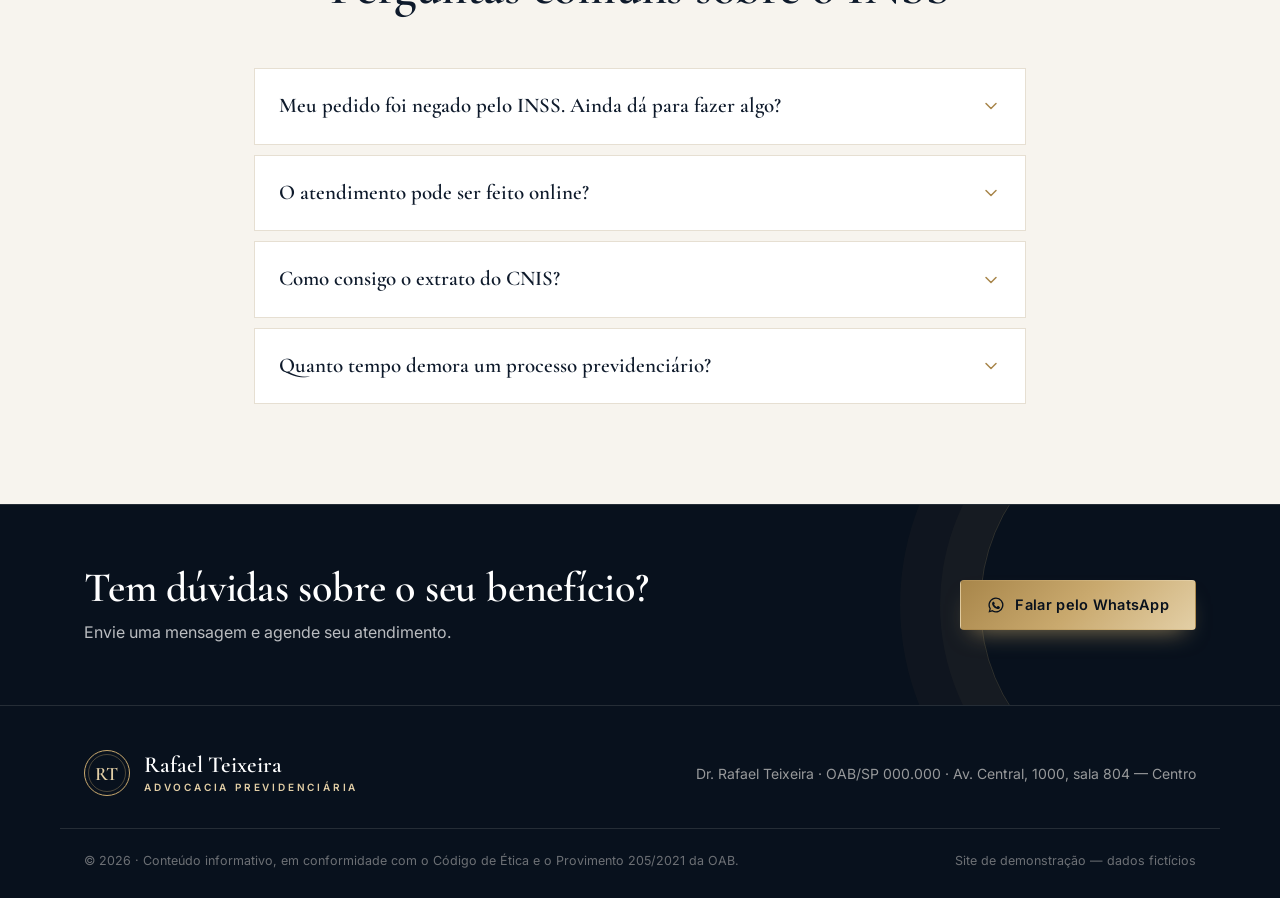
<file: sites/advogado/index.html>
<!doctype html>
<html lang="pt-BR">
<head>
  <meta charset="utf-8">
  <meta name="viewport" content="width=device-width, initial-scale=1">
  <title>Dr. Rafael Teixeira — Advocacia Previdenciária</title>
  <meta name="description" content="Advocacia previdenciária: aposentadorias, BPC/LOAS, auxílio por incapacidade, pensão por morte e revisões do INSS. Atendimento presencial e online.">
  <!-- Site de demonstração: não indexar nos buscadores -->
  <meta name="robots" content="noindex, nofollow">
  <meta name="theme-color" content="#0e1a2b">
  <link rel="icon" href="data:image/svg+xml,%3Csvg xmlns='http://www.w3.org/2000/svg' viewBox='0 0 64 64'%3E%3Ccircle cx='32' cy='32' r='32' fill='%230e1a2b'/%3E%3Ctext x='32' y='41' text-anchor='middle' font-family='Georgia,serif' font-size='24' fill='%23c9a96e'%3ERT%3C/text%3E%3C/svg%3E">
  <link rel="preconnect" href="https://fonts.googleapis.com">
  <link rel="preconnect" href="https://fonts.gstatic.com" crossorigin>
  <link href="https://fonts.googleapis.com/css2?family=Cormorant+Garamond:ital,wght@0,500;0,600;0,700;1,500;1,600&family=Inter:wght@400;500;600;700&display=swap" rel="stylesheet">
  <link rel="stylesheet" href="css/styles.css">
</head>
<body>

<svg width="0" height="0" style="position:absolute" aria-hidden="true">
  <defs>
    <symbol id="i-scale" viewBox="0 0 24 24"><g fill="none" stroke="currentColor" stroke-width="1.6" stroke-linecap="round" stroke-linejoin="round"><path d="M12 3v17M7 21h10M5 6h14M12 4.5l-7 1.5M12 4.5l7 1.5"/><path d="M5 6l-3 7a3 3 0 006 0zM19 6l-3 7a3 3 0 006 0z"/></g></symbol>
    <symbol id="i-elder" viewBox="0 0 24 24"><g fill="none" stroke="currentColor" stroke-width="1.6" stroke-linecap="round" stroke-linejoin="round"><circle cx="11" cy="4.5" r="2"/><path d="M8 21l2-7 2 2v5M10 14l-1-4 4-1 2 4 2 1M17 13l1 8"/></g></symbol>
    <symbol id="i-heart" viewBox="0 0 24 24"><g fill="none" stroke="currentColor" stroke-width="1.6" stroke-linecap="round" stroke-linejoin="round"><path d="M12 20s-7-4.5-7-10a4 4 0 017-2.6A4 4 0 0119 10c0 5.5-7 10-7 10z"/></g></symbol>
    <symbol id="i-bandage" viewBox="0 0 24 24"><g fill="none" stroke="currentColor" stroke-width="1.6" stroke-linecap="round" stroke-linejoin="round"><rect x="2.5" y="8" width="19" height="8" rx="4" transform="rotate(-45 12 12)"/><path d="M10 10l4 4M10 14h.01M14 10h.01"/></g></symbol>
    <symbol id="i-family" viewBox="0 0 24 24"><g fill="none" stroke="currentColor" stroke-width="1.6" stroke-linecap="round" stroke-linejoin="round"><circle cx="8" cy="6" r="2.5"/><circle cx="16.5" cy="7" r="2"/><path d="M4 21v-6a4 4 0 018 0v6M13 21v-4.5a3.5 3.5 0 017 0V21"/></g></symbol>
    <symbol id="i-refresh" viewBox="0 0 24 24"><g fill="none" stroke="currentColor" stroke-width="1.6" stroke-linecap="round" stroke-linejoin="round"><path d="M20 11a8 8 0 00-14.6-4.5L4 8M4 4v4h4M4 13a8 8 0 0014.6 4.5L20 16M20 20v-4h-4"/></g></symbol>
    <symbol id="i-doc" viewBox="0 0 24 24"><g fill="none" stroke="currentColor" stroke-width="1.6" stroke-linecap="round" stroke-linejoin="round"><path d="M6 3h8l4 4v14H6z"/><path d="M14 3v4h4M9 12h6M9 16h6"/></g></symbol>
    <symbol id="i-chat" viewBox="0 0 24 24"><g fill="none" stroke="currentColor" stroke-width="1.6" stroke-linecap="round" stroke-linejoin="round"><path d="M4 5h16v11H9l-5 4z"/><path d="M8 9h8M8 12h5"/></g></symbol>
    <symbol id="i-search" viewBox="0 0 24 24"><g fill="none" stroke="currentColor" stroke-width="1.6" stroke-linecap="round" stroke-linejoin="round"><circle cx="11" cy="11" r="6.5"/><path d="M16 16l4.5 4.5"/></g></symbol>
    <symbol id="i-flag" viewBox="0 0 24 24"><g fill="none" stroke="currentColor" stroke-width="1.6" stroke-linecap="round" stroke-linejoin="round"><path d="M5 21V4M5 4h11l-2 4 2 4H5"/></g></symbol>
    <symbol id="i-video" viewBox="0 0 24 24"><g fill="none" stroke="currentColor" stroke-width="1.6" stroke-linecap="round" stroke-linejoin="round"><rect x="3" y="6" width="13" height="12" rx="2"/><path d="M16 10l5-3v10l-5-3"/></g></symbol>
    <symbol id="i-shield" viewBox="0 0 24 24"><path fill="none" stroke="currentColor" stroke-width="1.6" stroke-linecap="round" stroke-linejoin="round" d="M12 3l8 3v6c0 5-3.5 8-8 9-4.5-1-8-4-8-9V6l8-3z M9 12l2 2 4-4"/></symbol>
    <symbol id="i-check" viewBox="0 0 24 24"><path fill="none" stroke="currentColor" stroke-width="2.2" stroke-linecap="round" stroke-linejoin="round" d="M5 12.5l4.5 4.5L19 7.5"/></symbol>
    <symbol id="i-pin" viewBox="0 0 24 24"><path fill="none" stroke="currentColor" stroke-width="1.6" stroke-linecap="round" stroke-linejoin="round" d="M12 21s-7-6-7-11a7 7 0 0114 0c0 5-7 11-7 11zM12 12.5a2.5 2.5 0 100-5 2.5 2.5 0 000 5z"/></symbol>
    <symbol id="i-clock" viewBox="0 0 24 24"><path fill="none" stroke="currentColor" stroke-width="1.6" stroke-linecap="round" stroke-linejoin="round" d="M12 21a9 9 0 100-18 9 9 0 000 18zM12 7v5l3 2"/></symbol>
    <symbol id="i-mail" viewBox="0 0 24 24"><g fill="none" stroke="currentColor" stroke-width="1.6" stroke-linecap="round" stroke-linejoin="round"><rect x="3" y="5" width="18" height="14" rx="2"/><path d="M3 7l9 6 9-6"/></g></symbol>
    <symbol id="i-user" viewBox="0 0 24 24"><g fill="none" stroke="currentColor" stroke-width="1.4" stroke-linecap="round" stroke-linejoin="round"><circle cx="12" cy="8" r="4"/><path d="M4 21c0-4.4 3.6-8 8-8s8 3.6 8 8"/></g></symbol>
    <symbol id="i-arrow" viewBox="0 0 24 24"><path fill="none" stroke="currentColor" stroke-width="1.8" stroke-linecap="round" stroke-linejoin="round" d="M5 12h14M13 6l6 6-6 6"/></symbol>
    <symbol id="i-chev" viewBox="0 0 24 24"><path fill="none" stroke="currentColor" stroke-width="1.8" stroke-linecap="round" stroke-linejoin="round" d="M6 9l6 6 6-6"/></symbol>
    <symbol id="i-whats" viewBox="0 0 24 24"><path fill="currentColor" d="M12 2a10 10 0 00-8.6 15.1L2 22l5-1.3A10 10 0 1012 2zm0 18.2c-1.5 0-3-.4-4.3-1.2l-.3-.2-3 .8.8-2.9-.2-.3A8.2 8.2 0 1112 20.2zm4.5-6.1c-.2-.1-1.5-.7-1.7-.8-.2-.1-.4-.1-.6.1l-.8 1c-.1.2-.3.2-.5.1a6.7 6.7 0 01-3.3-2.9c-.3-.4.3-.4.7-1.3.1-.2 0-.3 0-.4l-.8-1.8c-.2-.5-.4-.4-.6-.4h-.5c-.2 0-.4.1-.7.3-.2.3-.9.9-.9 2.2s.9 2.5 1 2.7c.1.2 1.8 2.8 4.4 3.9 1.6.7 2.3.8 3.1.6.5-.1 1.5-.6 1.7-1.2.2-.6.2-1.1.2-1.2-.1-.1-.3-.2-.5-.3z"/></symbol>
  </defs>
</svg>

<a class="skip" href="#conteudo">Pular para o conteúdo</a>

<!-- ================= HEADER (landing: só marca + contato) ================= -->
<header class="header" id="topo">
  <div class="container header__inner">
    <a href="#topo" class="brand" aria-label="Dr. Rafael Teixeira — início">
      <span class="brand__mark">RT</span>
      <span class="brand__text"><span data-cfg="nome">Rafael Teixeira</span><small data-cfg="area">Advocacia Previdenciária</small></span>
    </a>
    <a href="#contato" class="btn btn--brass btn--sm header__cta"><svg><use href="#i-whats"/></svg><span>Fale com o advogado</span></a>
  </div>
</header>

<main id="conteudo">

<!-- ================= HERO ================= -->
<section class="hero">
  <div class="hero__bg" aria-hidden="true"></div>
  <div class="container hero__grid">
    <div class="hero__copy">
      <p class="eyebrow eyebrow--light"><svg><use href="#i-scale"/></svg>Direito previdenciário · INSS</p>
      <h1>Seu direito ao benefício do INSS, <em>analisado com cuidado.</em></h1>
      <p class="hero__lead">Orientação jurídica em aposentadorias, BPC/LOAS, auxílio por incapacidade, pensão por morte e revisões. Explico cada etapa com clareza e acompanho o seu caso do pedido ao resultado.</p>
      <div class="hero__actions">
        <a href="#contato" class="btn btn--brass">Agendar atendimento <svg><use href="#i-arrow"/></svg></a>
        <a href="#beneficios" class="btn btn--outline-light">Ver áreas de atuação</a>
      </div>
      <ul class="hero__perks">
        <li><svg><use href="#i-video"/></svg>Atendimento presencial e online</li>
        <li><svg><use href="#i-shield"/></svg>Sigilo profissional</li>
        <li><svg><use href="#i-chat"/></svg>Linguagem simples, sem juridiquês</li>
      </ul>
    </div>

    <div class="hero__visual">
      <figure class="portrait" aria-label="Espaço para a foto do advogado">
        <span class="portrait__frame"></span>
        <span class="portrait__img"><svg><use href="#i-user"/></svg><small>Foto do advogado</small></span>
        <figcaption class="portrait__card">
          <strong data-cfg="nomeCompleto">Dr. Rafael Teixeira</strong>
          <span data-cfg="oab">OAB/SP 000.000</span>
        </figcaption>
      </figure>
    </div>
  </div>
</section>

<!-- ================= BENEFÍCIOS ================= -->
<section class="section" id="beneficios">
  <div class="container">
    <div class="section__head reveal">
      <p class="eyebrow"><svg><use href="#i-scale"/></svg>Áreas de atuação</p>
      <h2>Em que posso ajudar você</h2>
      <p>Cada caso é único. A análise começa pelos seus documentos e pelo seu histórico de contribuições.</p>
    </div>
    <div class="cards">
      <article class="card reveal"><span class="card__icon"><svg><use href="#i-elder"/></svg></span><h3>Aposentadorias</h3><p>Por idade, por tempo de contribuição, especial e da pessoa com deficiência, com análise das regras de transição.</p></article>
      <article class="card reveal"><span class="card__icon"><svg><use href="#i-heart"/></svg></span><h3>BPC / LOAS</h3><p>Benefício assistencial para idosos a partir de 65 anos e pessoas com deficiência em situação de vulnerabilidade.</p></article>
      <article class="card reveal"><span class="card__icon"><svg><use href="#i-bandage"/></svg></span><h3>Auxílio por incapacidade</h3><p>Pedidos, prorrogações e recursos de auxílio-doença e aposentadoria por incapacidade permanente.</p></article>
      <article class="card reveal"><span class="card__icon"><svg><use href="#i-family"/></svg></span><h3>Pensão por morte</h3><p>Orientação aos dependentes sobre requisitos, documentos e prazos para o pedido do benefício.</p></article>
      <article class="card reveal"><span class="card__icon"><svg><use href="#i-refresh"/></svg></span><h3>Revisões de benefício</h3><p>Verificação do cálculo do benefício já concedido e das possibilidades de revisão dentro do prazo legal.</p></article>
      <article class="card reveal"><span class="card__icon"><svg><use href="#i-doc"/></svg></span><h3>Planejamento previdenciário</h3><p>Estudo do seu histórico para entender quando e como se aposentar da forma mais vantajosa.</p></article>
    </div>
  </div>
</section>

<!-- ================= COMO FUNCIONA ================= -->
<section class="section section--soft">
  <div class="container">
    <div class="section__head reveal">
      <p class="eyebrow"><svg><use href="#i-flag"/></svg>Como funciona</p>
      <h2>Um caminho claro, do primeiro contato ao acompanhamento</h2>
    </div>
    <ol class="steps">
      <li class="reveal"><span>01</span><h3>Primeiro contato</h3><p>Você conta brevemente a sua situação pelo WhatsApp ou pelo formulário.</p></li>
      <li class="reveal"><span>02</span><h3>Análise dos documentos</h3><p>Avalio o CNIS, carteira de trabalho, laudos e demais documentos do seu caso.</p></li>
      <li class="reveal"><span>03</span><h3>Orientação</h3><p>Explico com transparência as possibilidades, os prazos e os próximos passos.</p></li>
      <li class="reveal"><span>04</span><h3>Acompanhamento</h3><p>Cuido do pedido administrativo ou judicial e mantenho você informado.</p></li>
    </ol>
  </div>
</section>

<!-- ================= SOBRE ================= -->
<section class="section" id="sobre">
  <div class="container about">
    <figure class="about__photo reveal" aria-label="Espaço para foto do escritório"><svg><use href="#i-user"/></svg><small>Foto no escritório</small></figure>
    <div class="about__copy reveal">
      <p class="eyebrow"><svg><use href="#i-user"/></svg>Sobre o advogado</p>
      <h2 data-cfg="nomeCompleto">Dr. Rafael Teixeira</h2>
      <p class="about__oab"><span data-cfg="oab">OAB/SP 000.000</span> · Especialista em Direito Previdenciário</p>
      <p>Advogo há mais de 10 anos exclusivamente na área previdenciária. Acredito que entender o próprio direito é o primeiro passo para buscá-lo, por isso cada cliente recebe explicações claras sobre o seu caso, sem promessas e sem termos difíceis.</p>
      <ul class="checks">
        <li><svg><use href="#i-check"/></svg>Pós-graduado em Direito Previdenciário</li>
        <li><svg><use href="#i-check"/></svg>Membro da Comissão de Direito Previdenciário da OAB</li>
        <li><svg><use href="#i-check"/></svg>Atendimento em todo o Brasil por videochamada</li>
      </ul>
    </div>
  </div>
</section>

<!-- ================= DOCUMENTOS ================= -->
<section class="section section--dark">
  <div class="dark__glow" aria-hidden="true"></div>
  <div class="container docs">
    <div class="reveal">
      <p class="eyebrow eyebrow--light"><svg><use href="#i-doc"/></svg>Para o primeiro atendimento</p>
      <h2>Documentos que ajudam na análise</h2>
      <p class="docs__lead">Não tem todos? Sem problema. Traga o que tiver e eu oriento como conseguir o restante.</p>
    </div>
    <ul class="docs__list reveal">
      <li><svg><use href="#i-check"/></svg>Documento de identidade e CPF</li>
      <li><svg><use href="#i-check"/></svg>Extrato do CNIS (Meu INSS)</li>
      <li><svg><use href="#i-check"/></svg>Carteiras de trabalho</li>
      <li><svg><use href="#i-check"/></svg>Comprovante de residência</li>
      <li><svg><use href="#i-check"/></svg>Laudos e exames médicos, se houver</li>
      <li><svg><use href="#i-check"/></svg>Carta de indeferimento do INSS, se houver</li>
    </ul>
  </div>
</section>

<!-- ================= CONTATO ================= -->
<section class="section" id="contato">
  <div class="container split">
    <div class="split__copy reveal">
      <p class="eyebrow"><svg><use href="#i-chat"/></svg>Fale comigo</p>
      <h2>Conte brevemente a sua situação</h2>
      <p>Envie a mensagem pelo WhatsApp e retorno para agendar o atendimento, presencial ou por videochamada.</p>
      <ul class="contact">
        <li><span><svg><use href="#i-whats"/></svg></span><div><small>WhatsApp</small><a data-wa href="#" data-cfg="telefone">(11) 90000-0000</a></div></li>
        <li><span><svg><use href="#i-mail"/></svg></span><div><small>E-mail</small><strong data-cfg="email">contato@rafaelteixeira.adv.br</strong></div></li>
        <li><span><svg><use href="#i-pin"/></svg></span><div><small>Escritório</small><a id="mapsLink" href="#" target="_blank" rel="noopener" data-cfg="endereco">Av. Central, 1000, sala 804 — Centro</a></div></li>
        <li><span><svg><use href="#i-clock"/></svg></span><div><small>Atendimento</small><strong data-cfg="horario">Seg a sex · 9h às 18h</strong></div></li>
      </ul>
    </div>
    <form class="form reveal" id="form" novalidate>
      <h3>Solicitar atendimento</h3>
      <div class="row">
        <label class="field"><span>Nome</span><input name="nome" required autocomplete="name" placeholder="Nome completo"></label>
        <label class="field"><span>WhatsApp</span><input name="fone" required inputmode="tel" autocomplete="tel" placeholder="(00) 00000-0000"></label>
      </div>
      <label class="field"><span>Assunto</span>
        <select name="assunto"><option>Aposentadoria</option><option>BPC / LOAS</option><option>Auxílio por incapacidade</option><option>Pensão por morte</option><option>Revisão de benefício</option><option>Planejamento previdenciário</option><option>Outro assunto</option></select>
      </label>
      <label class="field"><span>Atendimento</span>
        <select name="modo"><option>Online (videochamada)</option><option>Presencial no escritório</option></select>
      </label>
      <label class="field"><span>Resumo do caso <em>(opcional)</em></span><textarea name="msg" rows="3" placeholder="Ex.: tive o pedido negado pelo INSS em março"></textarea></label>
      <p class="form__error" id="formError" role="alert" hidden>Preencha seu nome e um WhatsApp válido.</p>
      <button class="btn btn--brass btn--block" type="submit"><svg><use href="#i-whats"/></svg>Enviar pelo WhatsApp</button>
      <p class="form__note">Suas informações são tratadas com sigilo profissional. Nada é enviado sem a sua confirmação.</p>
    </form>
  </div>
</section>

<!-- ================= DÚVIDAS ================= -->
<section class="section section--soft" id="duvidas">
  <div class="container container--narrow">
    <div class="section__head reveal">
      <p class="eyebrow"><svg><use href="#i-search"/></svg>Dúvidas frequentes</p>
      <h2>Perguntas comuns sobre o INSS</h2>
    </div>
    <div class="faq">
      <details class="reveal"><summary>Meu pedido foi negado pelo INSS. Ainda dá para fazer algo?<svg><use href="#i-chev"/></svg></summary><p>Em muitos casos, sim. É possível apresentar recurso administrativo ou buscar a via judicial, dependendo do motivo do indeferimento e dos prazos. A análise dos documentos mostra o melhor caminho.</p></details>
      <details class="reveal"><summary>O atendimento pode ser feito online?<svg><use href="#i-chev"/></svg></summary><p>Sim. O atendimento por videochamada é realizado para clientes de qualquer cidade, e os documentos podem ser enviados digitalmente.</p></details>
      <details class="reveal"><summary>Como consigo o extrato do CNIS?<svg><use href="#i-chev"/></svg></summary><p>Pelo site ou aplicativo Meu INSS, com login gov.br, na opção "Extrato de Contribuição (CNIS)". Se tiver dificuldade, oriento você no atendimento.</p></details>
      <details class="reveal"><summary>Quanto tempo demora um processo previdenciário?<svg><use href="#i-chev"/></svg></summary><p>Depende do tipo de pedido, da via (administrativa ou judicial) e da demanda do órgão. Na análise inicial explico as etapas e os prazos usuais do seu caso.</p></details>
    </div>
  </div>
</section>

<!-- ================= CTA ================= -->
<section class="cta">
  <div class="container cta__inner">
    <div>
      <h2>Tem dúvidas sobre o seu benefício?</h2>
      <p>Envie uma mensagem e agende seu atendimento.</p>
    </div>
    <a data-wa href="#" class="btn btn--brass"><svg><use href="#i-whats"/></svg>Falar pelo WhatsApp</a>
  </div>
</section>

</main>

<footer class="footer">
  <div class="container footer__inner">
    <div class="brand brand--footer">
      <span class="brand__mark">RT</span>
      <span class="brand__text"><span data-cfg="nome">Rafael Teixeira</span><small data-cfg="area">Advocacia Previdenciária</small></span>
    </div>
    <p class="footer__legal"><span data-cfg="nomeCompleto">Dr. Rafael Teixeira</span> · <span data-cfg="oab">OAB/SP 000.000</span> · <span data-cfg="endereco">Av. Central, 1000, sala 804 — Centro</span></p>
  </div>
  <div class="container footer__bottom">
    <span>© <span id="ano">2026</span> · Conteúdo informativo, em conformidade com o Código de Ética e o Provimento 205/2021 da OAB.</span>
    <span>Site de demonstração — dados fictícios</span>
  </div>
</footer>

<a class="wa-float" data-wa href="#" aria-label="Conversar no WhatsApp"><svg><use href="#i-whats"/></svg></a>

<script src="js/app.js"></script>
</body>
</html>
</file>
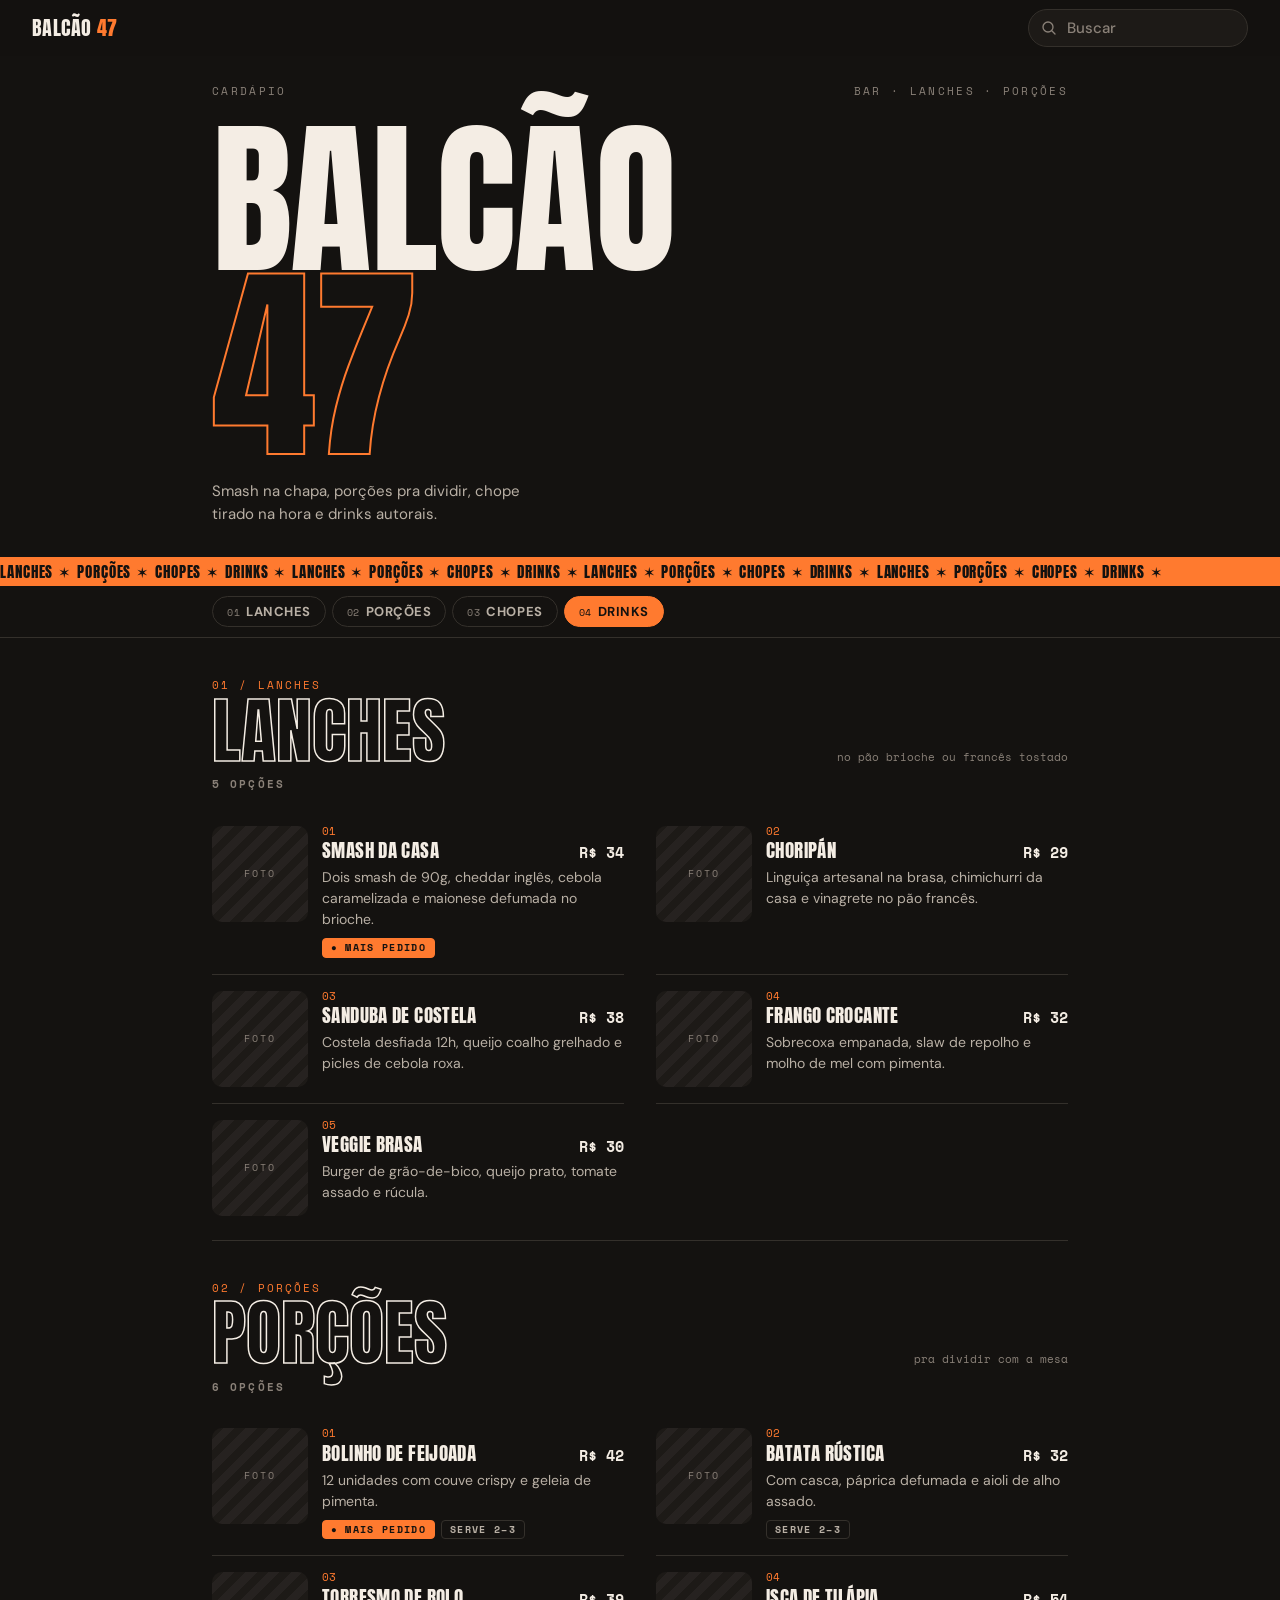
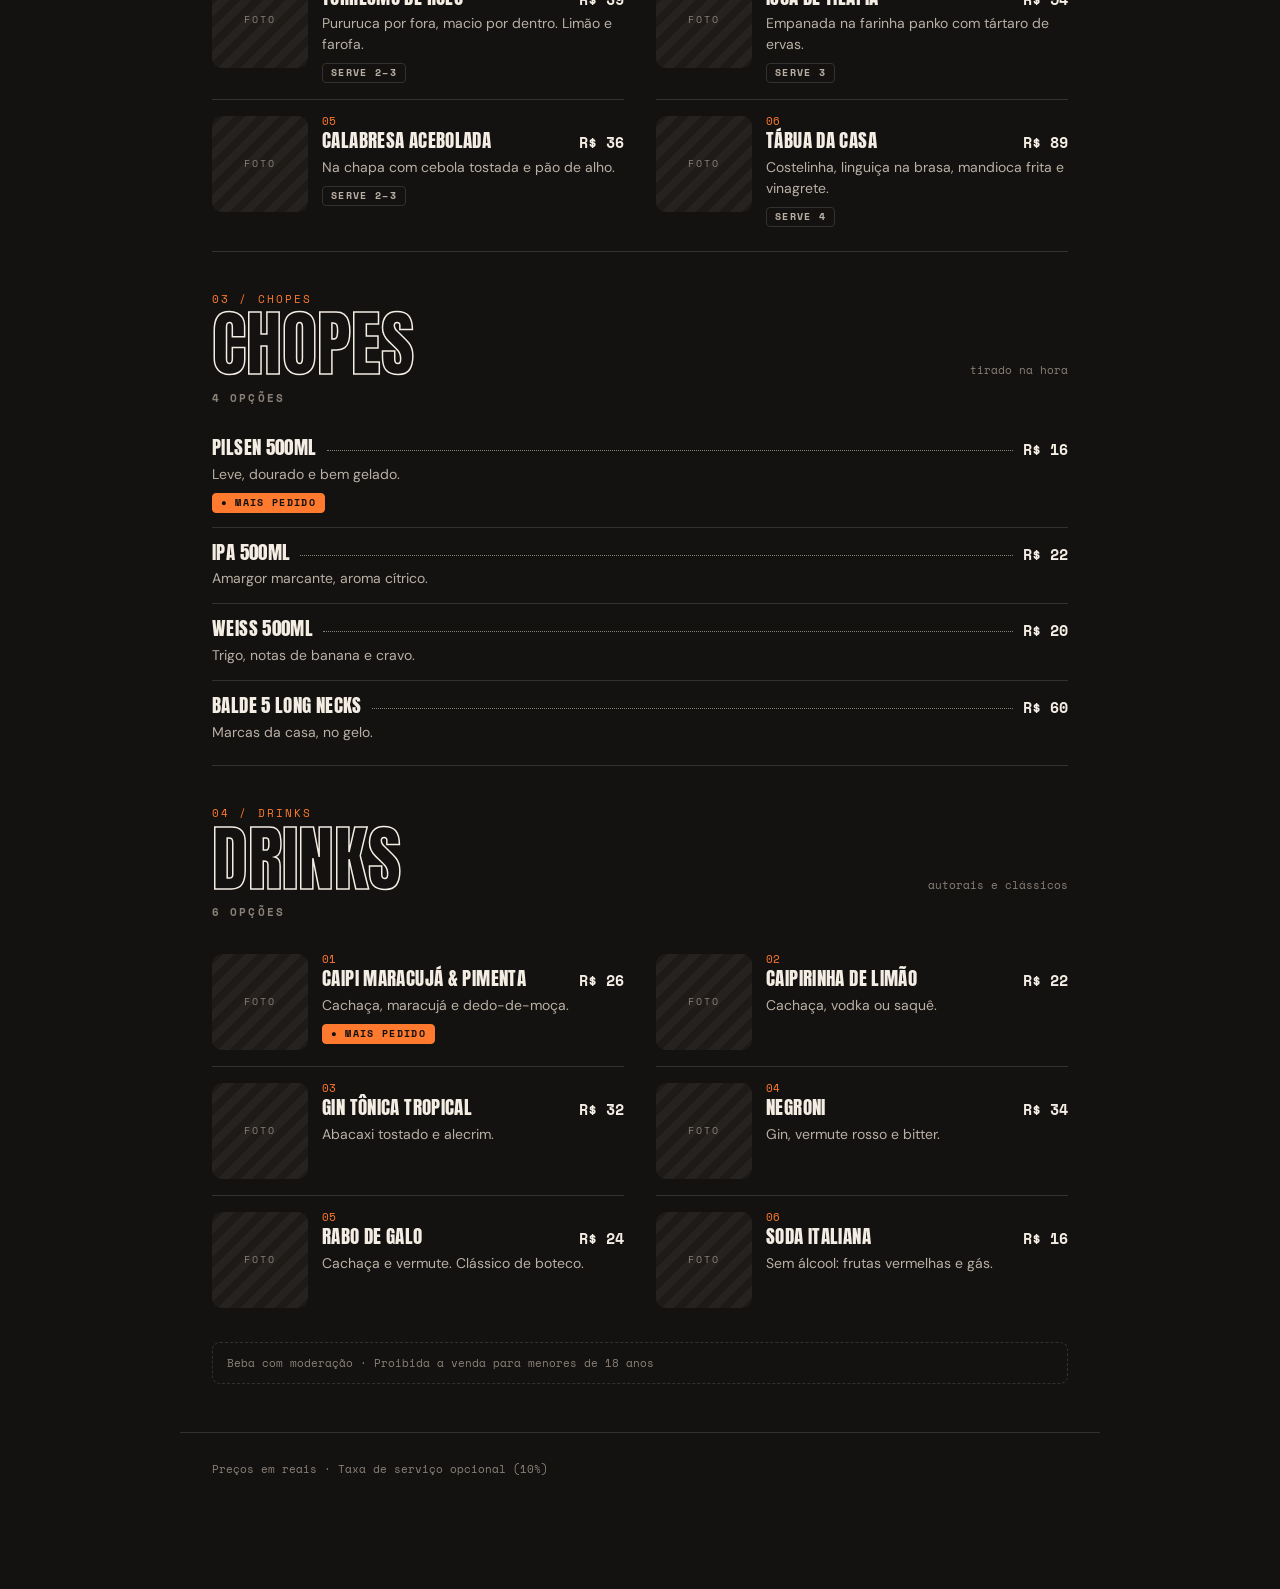
<file: sites/balcao47/index.html>
<!doctype html>
<html lang="pt-BR">
<head>
  <meta charset="utf-8">
  <meta name="viewport" content="width=device-width, initial-scale=1, viewport-fit=cover">
  <title>Balcão 47 — Cardápio</title>
  <meta name="description" content="Cardápio digital do Balcão 47: lanches, porções, chopes e drinks.">
  <!-- Não indexar nos buscadores -->
  <meta name="robots" content="noindex, nofollow">
  <meta name="theme-color" content="#141210">
  <link rel="icon" href="data:image/svg+xml,%3Csvg xmlns='http://www.w3.org/2000/svg' viewBox='0 0 64 64'%3E%3Crect width='64' height='64' rx='12' fill='%23141210'/%3E%3Ctext x='32' y='46' text-anchor='middle' font-family='Impact,sans-serif' font-size='38' fill='%23ff7a2f'%3E47%3C/text%3E%3C/svg%3E">
  <link rel="preconnect" href="https://fonts.googleapis.com">
  <link rel="preconnect" href="https://fonts.gstatic.com" crossorigin>
  <link href="https://fonts.googleapis.com/css2?family=Anton&family=DM+Sans:opsz,wght@9..40,400;9..40,500;9..40,700&family=Space+Mono:wght@400;700&display=swap" rel="stylesheet">
  <link rel="stylesheet" href="css/styles.css">
</head>
<body>

  <header class="topo">
    <a class="marca" id="marca" href="#inicio">Balcão <b>47</b></a>
    <label class="busca">
      <span class="sr">Buscar no cardápio</span>
      <svg viewBox="0 0 24 24" aria-hidden="true"><path d="M10.5 18a7.5 7.5 0 100-15 7.5 7.5 0 000 15zM21 21l-5.2-5.2" fill="none" stroke="currentColor" stroke-width="2" stroke-linecap="round"/></svg>
      <input id="busca" type="search" placeholder="Buscar" autocomplete="off" enterkeyhint="search">
    </label>
  </header>

  <section class="hero" id="inicio">
    <p class="hero__sup"><span>Cardápio</span><span>Bar · Lanches · Porções</span></p>
    <h1><span id="hero-nome">Balcão</span><span class="hero__num" id="hero-num">47</span></h1>
    <p class="hero__slogan" id="hero-slogan"></p>
  </section>

  <div class="faixa" aria-hidden="true"><div class="faixa__trilho">
    <span>Lanches ✶ Porções ✶ Chopes ✶ Drinks ✶ </span><span>Lanches ✶ Porções ✶ Chopes ✶ Drinks ✶ </span><span>Lanches ✶ Porções ✶ Chopes ✶ Drinks ✶ </span><span>Lanches ✶ Porções ✶ Chopes ✶ Drinks ✶ </span>
  </div></div>

  <nav class="abas" aria-label="Seções do cardápio"><div class="abas__in" id="abas"></div></nav>

  <main id="secoes"></main>
  <p class="vazio" id="vazio" hidden>Nada encontrado. Tente outra palavra.</p>

  <footer class="rodape">
    <ul id="rodape-info"></ul>
    <p id="rodape-nota"></p>
  </footer>

  <a class="whats" id="whats" target="_blank" rel="noopener">
    <svg viewBox="0 0 24 24" aria-hidden="true"><path fill="currentColor" d="M12 2a10 10 0 00-8.6 15.1L2 22l5-1.3A10 10 0 1012 2zm0 18.2a8.2 8.2 0 01-4.2-1.2l-.3-.2-3 .8.8-2.9-.2-.3A8.2 8.2 0 1112 20.2zm4.5-6.1c-.2-.1-1.5-.7-1.7-.8s-.4-.1-.6.1-.7.8-.8 1-.3.2-.5.1a6.7 6.7 0 01-3.3-2.9c-.3-.4.3-.4.7-1.3.1-.2 0-.3 0-.4l-.8-1.8c-.2-.5-.4-.4-.6-.4h-.5a1 1 0 00-.7.3 3 3 0 00-.9 2.2 5.2 5.2 0 001.1 2.7 11.8 11.8 0 004.5 4c1.7.7 2.3.8 3.2.6.5-.1 1.5-.6 1.7-1.2s.2-1.1.1-1.2-.2-.2-.4-.3z"/></svg>
    <span>Chamar</span>
  </a>

  <script src="js/app.js"></script>
</body>
</html>
</file>
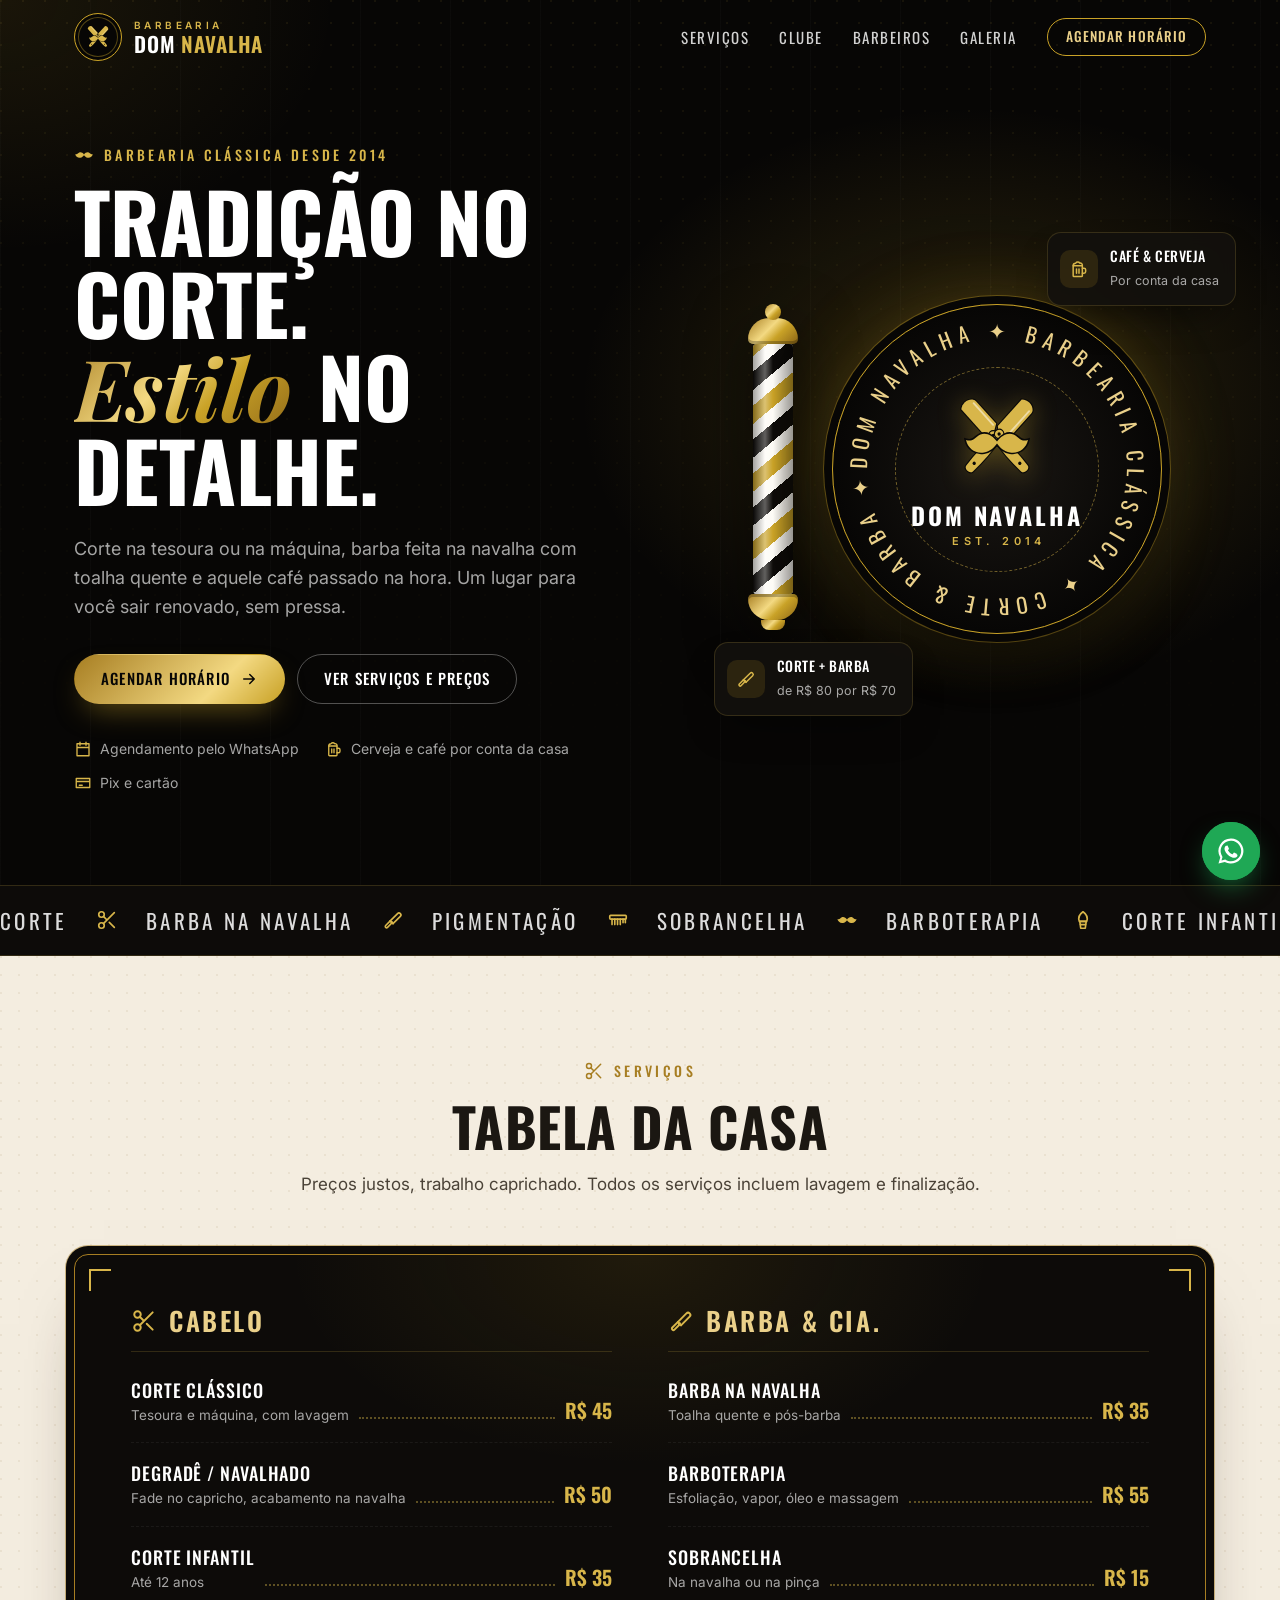
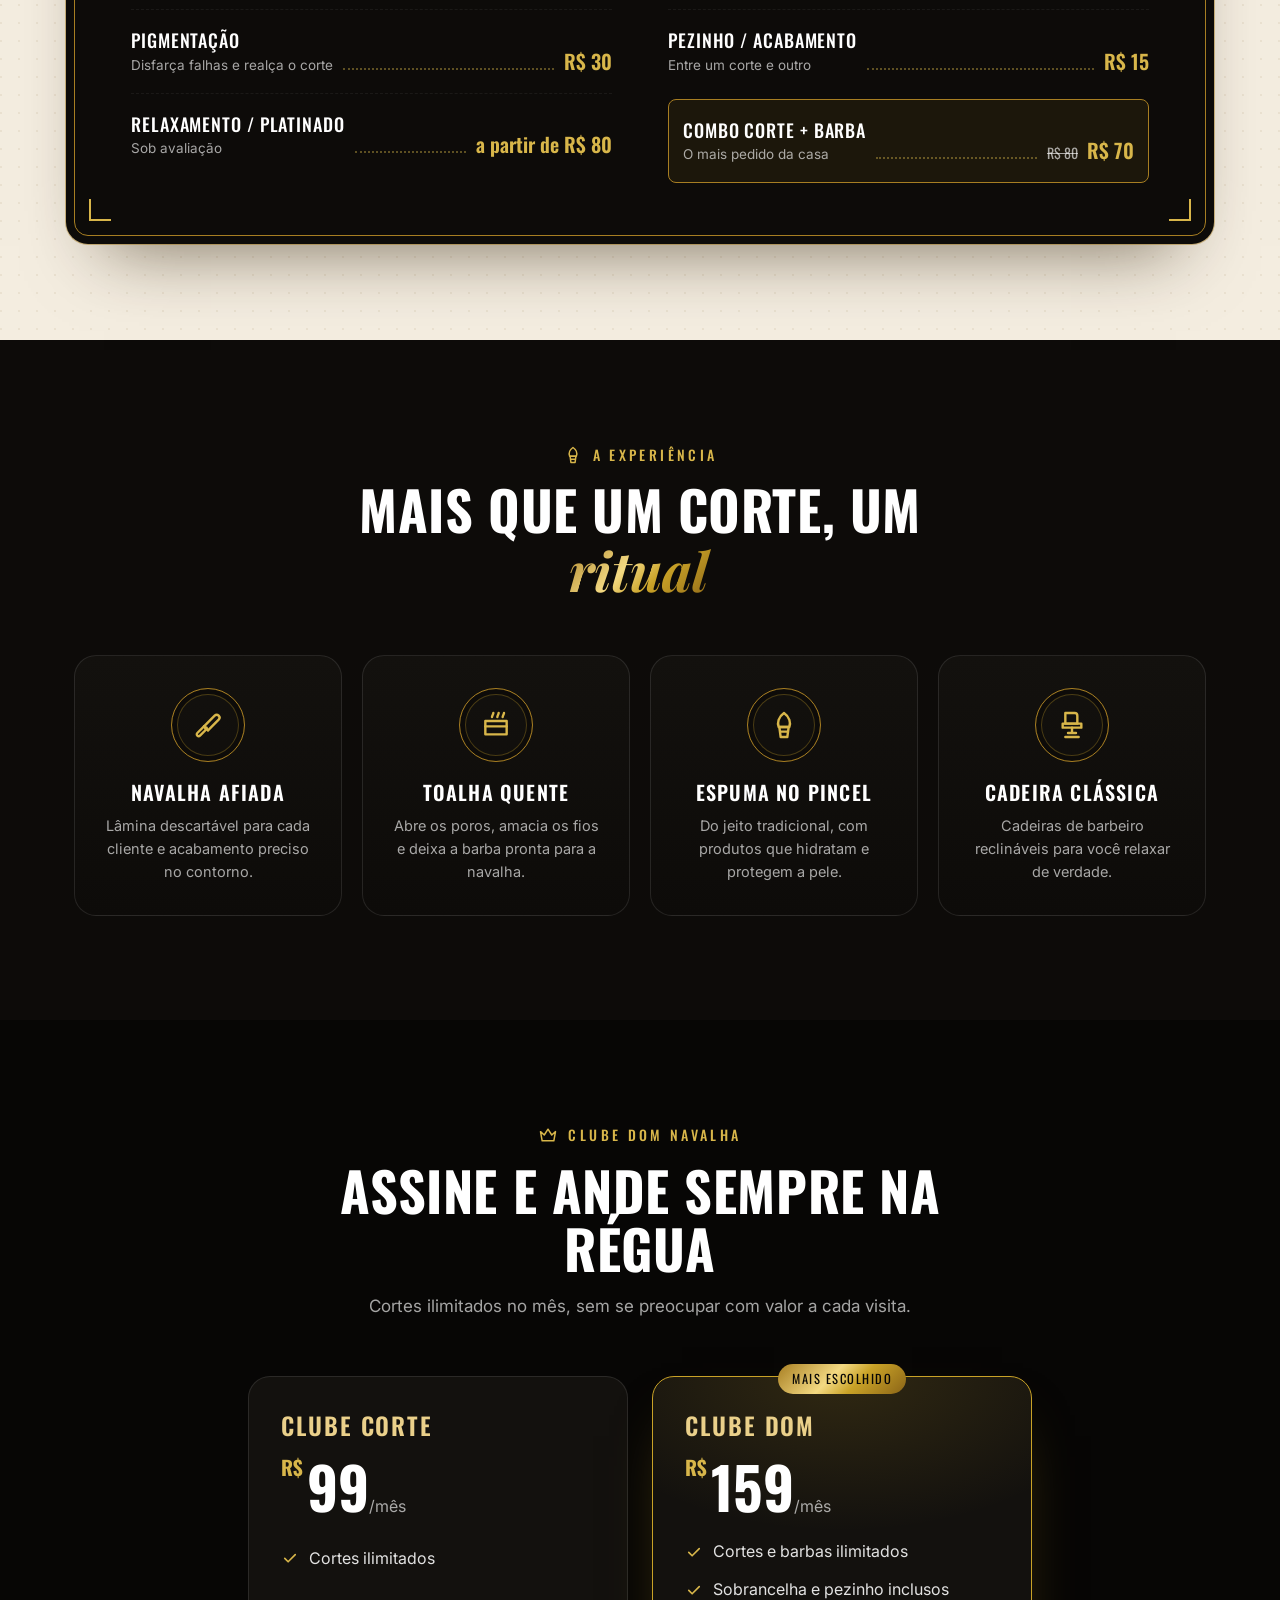
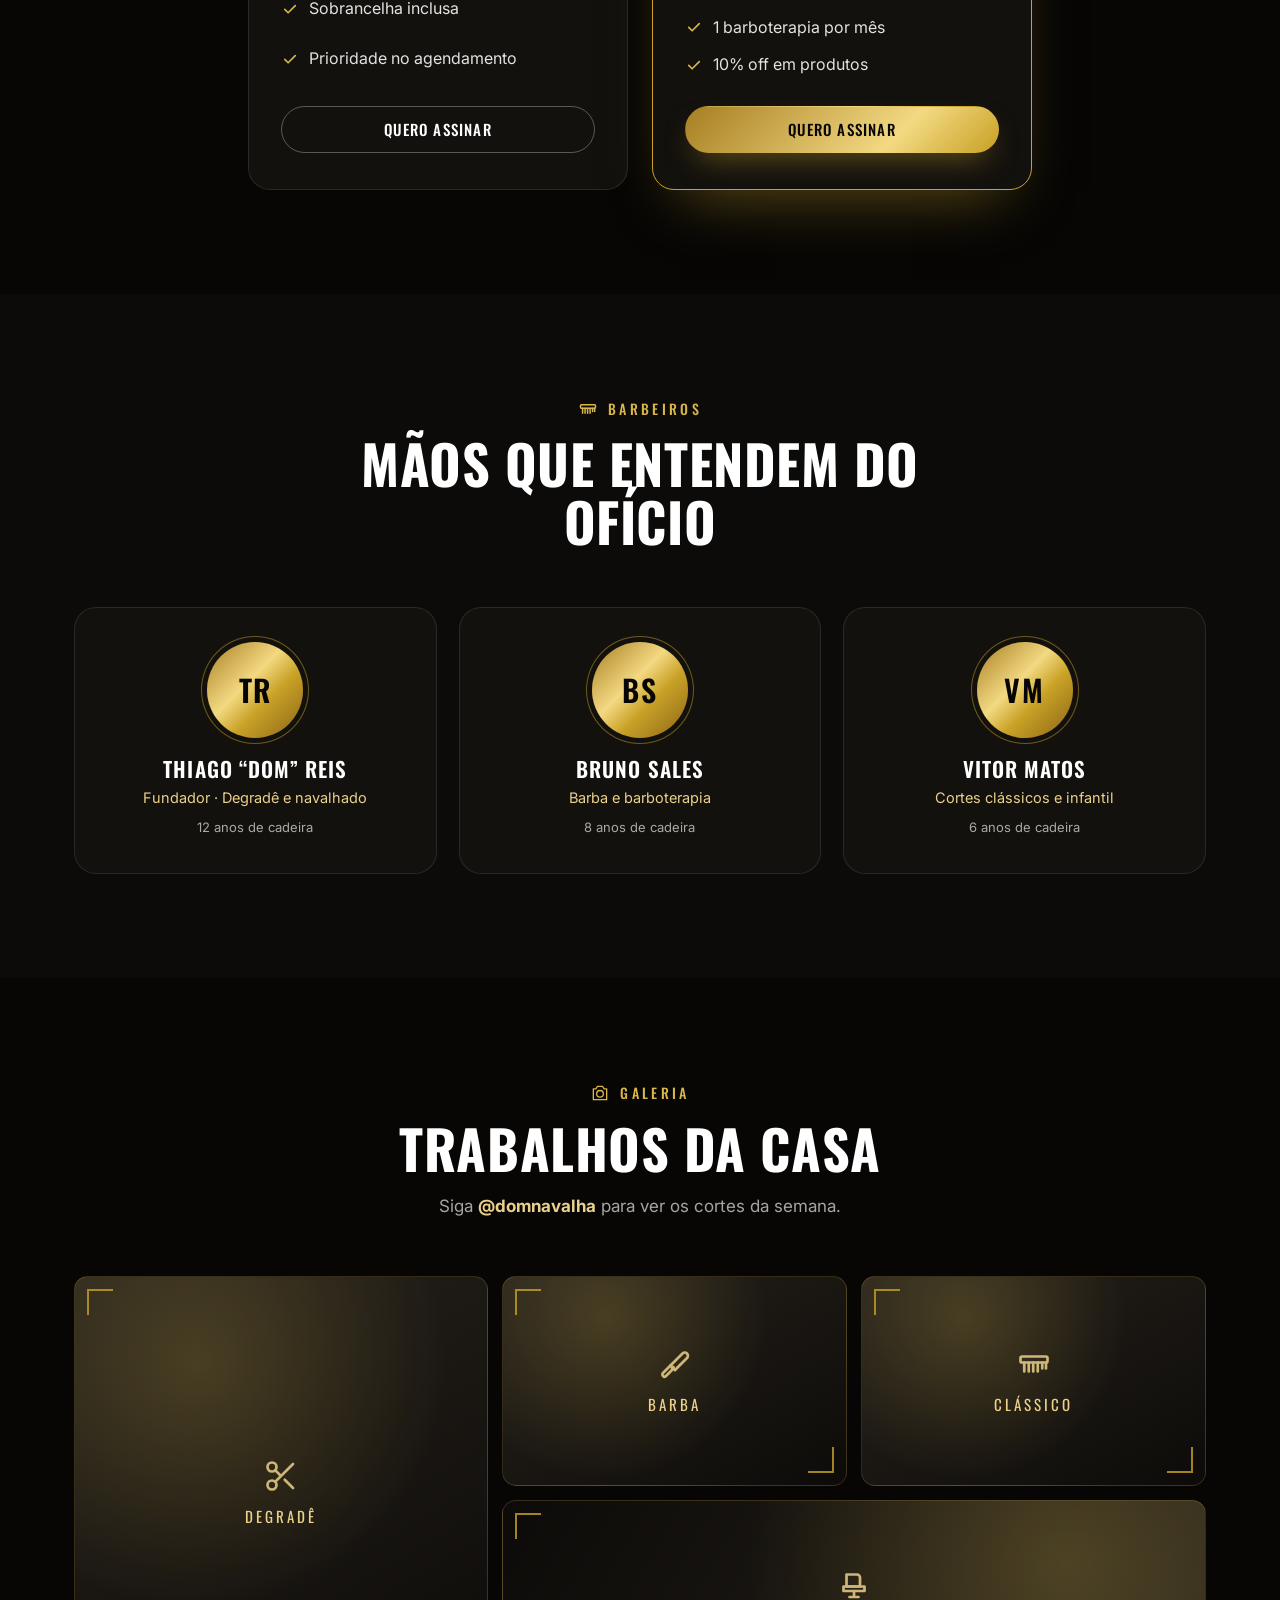
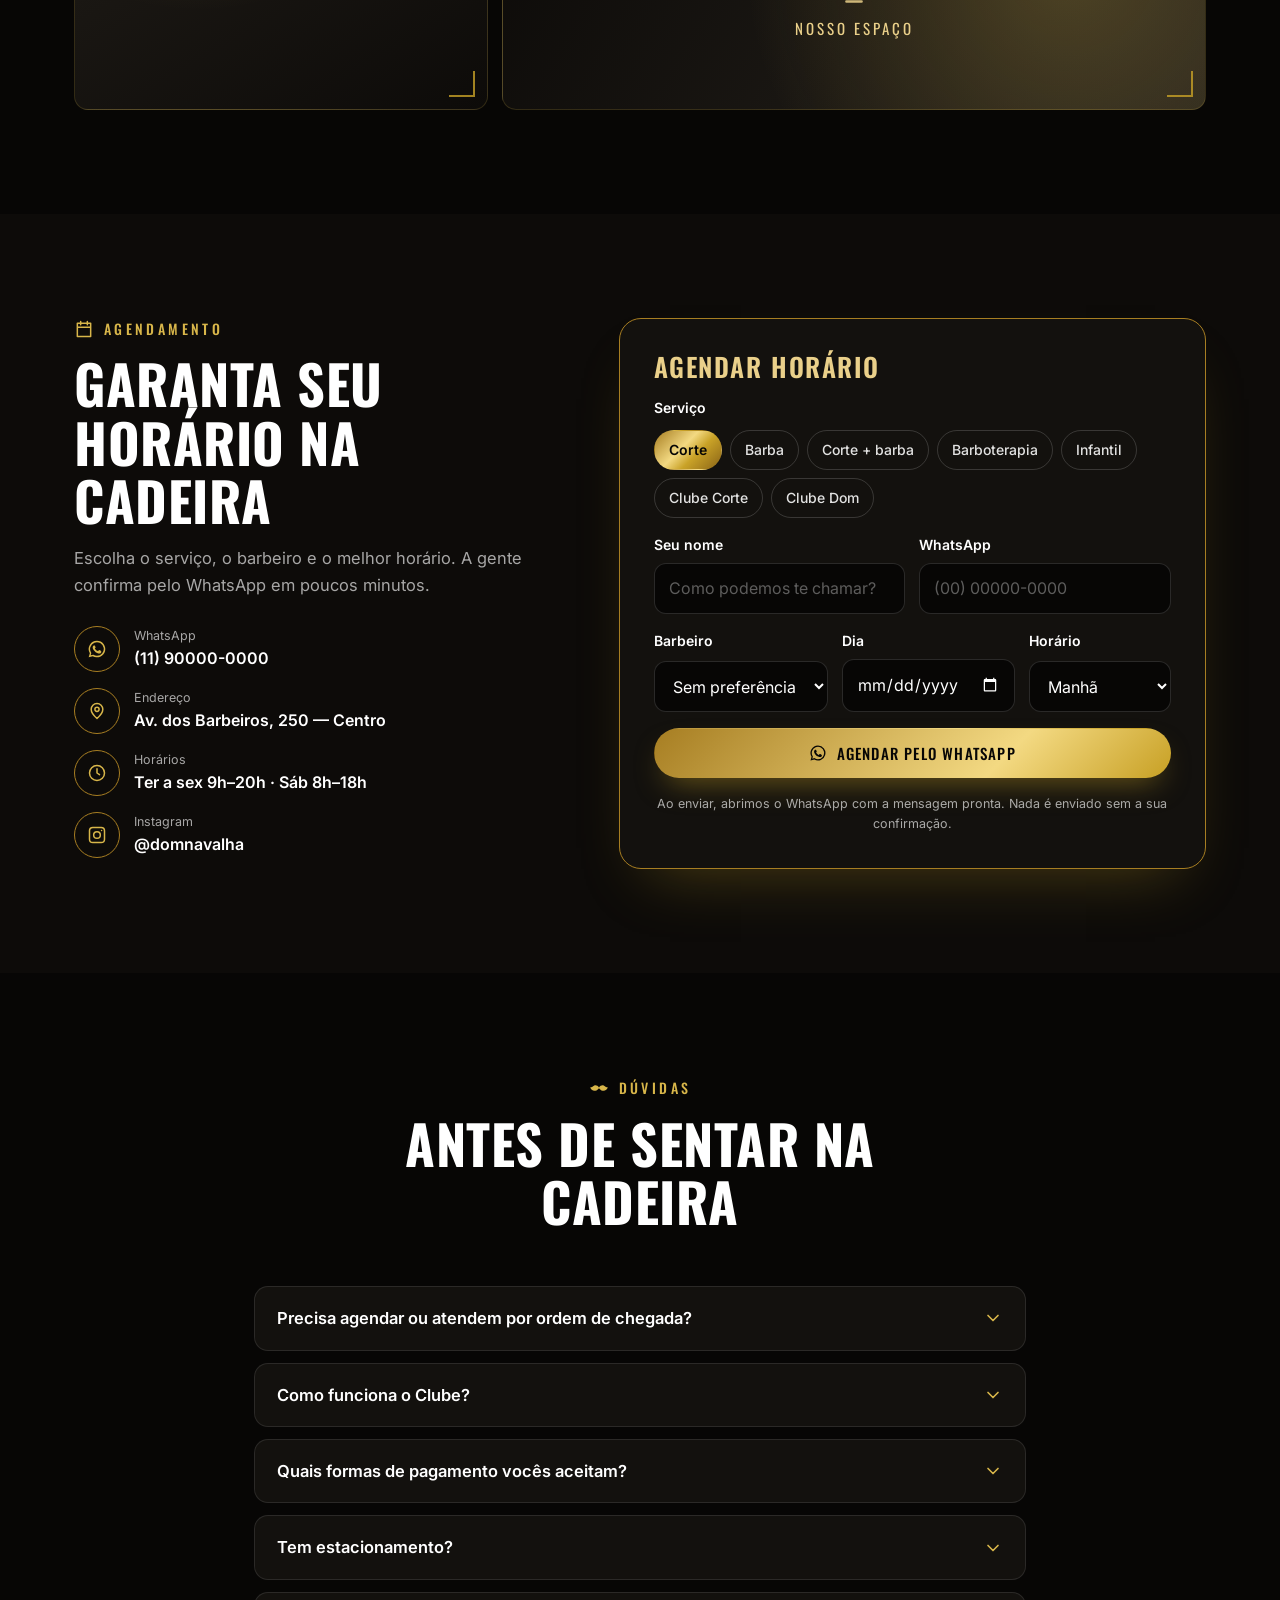
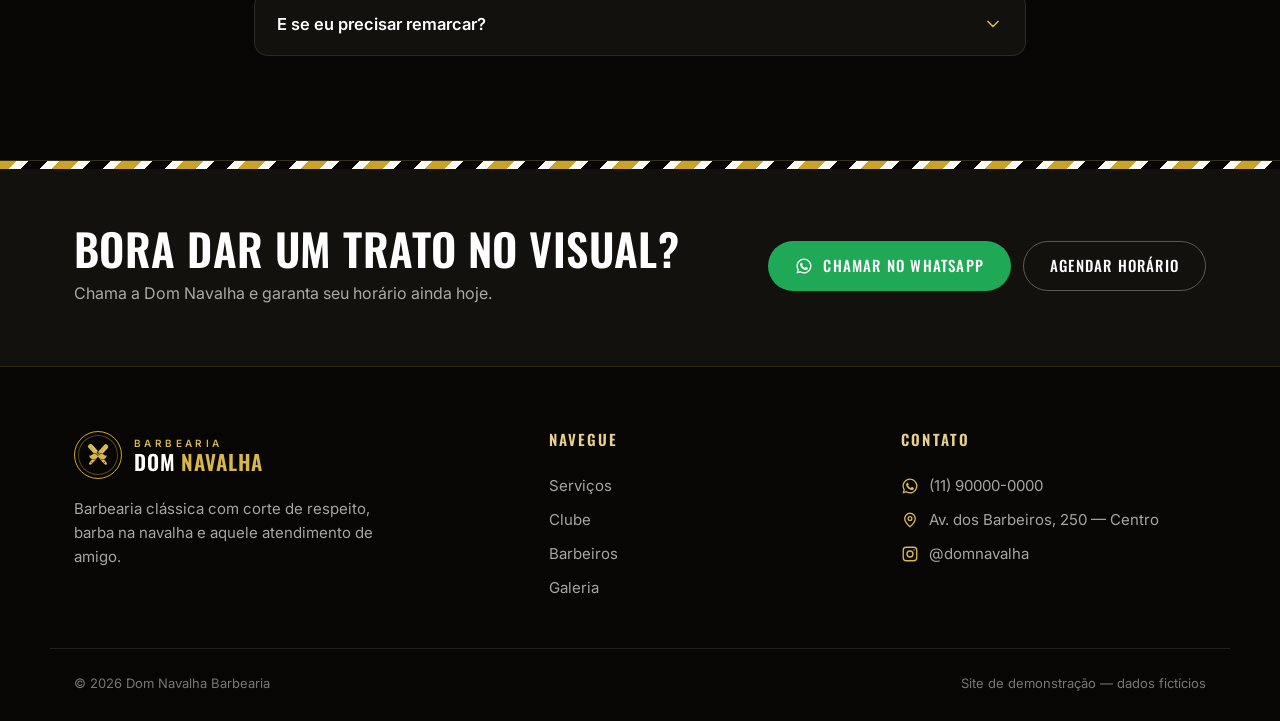
<file: sites/barbearia/index.html>
<!doctype html>
<html lang="pt-BR">
<head>
  <meta charset="utf-8">
  <meta name="viewport" content="width=device-width, initial-scale=1">
  <title>Dom Navalha Barbearia — Tradição no corte</title>
  <meta name="description" content="Barbearia clássica: corte, barba com toalha quente, pigmentação e clube de assinatura. Agende seu horário pelo WhatsApp.">
  <!-- Site de demonstração: não indexar nos buscadores -->
  <meta name="robots" content="noindex, nofollow">
  <meta name="theme-color" content="#0a0908">
  <link rel="icon" href="data:image/svg+xml,%3Csvg xmlns='http://www.w3.org/2000/svg' viewBox='0 0 64 64'%3E%3Ccircle cx='32' cy='32' r='32' fill='%230a0908'/%3E%3Cg fill='%23d8b64a' transform='translate(5 5) scale(.84)'%3E%3Cg transform='rotate(-42 32 32)'%3E%3Cpath d='M28 7.5c2.6-2.2 6.3-2 8.3.4.4.5.6 1.1.6 1.8v16.2l-5.6 3.6-3.3-2.6z' stroke='%230a0908' stroke-width='1.2' paint-order='stroke'/%3E%3Cpath d='M30.2 31.6c-1 7-1.3 14.7-.6 22.6.2 2.3 4.6 2.3 4.8 0 .7-7.9.4-15.6-.6-22.6z' stroke='%230a0908' stroke-width='1.2' paint-order='stroke'/%3E%3Ccircle cx='31.4' cy='29.6' r='2.3' stroke='%230a0908' stroke-width='1.2' paint-order='stroke'/%3E%3Ccircle cx='31.4' cy='29.6' r='.9' fill='%230a0908'/%3E%3Ccircle cx='32' cy='50.5' r='.9' fill='%230a0908'/%3E%3C/g%3E%3Cg transform='rotate(42 32 32)'%3E%3Cpath d='M28 7.5c2.6-2.2 6.3-2 8.3.4.4.5.6 1.1.6 1.8v16.2l-5.6 3.6-3.3-2.6z' stroke='%230a0908' stroke-width='1.2' paint-order='stroke'/%3E%3Cpath d='M30.2 31.6c-1 7-1.3 14.7-.6 22.6.2 2.3 4.6 2.3 4.8 0 .7-7.9.4-15.6-.6-22.6z' stroke='%230a0908' stroke-width='1.2' paint-order='stroke'/%3E%3Ccircle cx='31.4' cy='29.6' r='2.3' stroke='%230a0908' stroke-width='1.2' paint-order='stroke'/%3E%3Ccircle cx='31.4' cy='29.6' r='.9' fill='%230a0908'/%3E%3Ccircle cx='32' cy='50.5' r='.9' fill='%230a0908'/%3E%3C/g%3E%3Cpath transform='translate(12.8 15.5) scale(1.6)' stroke='%230a0908' stroke-width='1.1' paint-order='stroke' d='M12 11.5c-1.4-2-3.6-3.2-5.6-2.4-1.7.7-2.4 2.7-4.9 1.9.6 2.9 3.2 4.7 6.1 4.2 2-.3 3.4-1.6 4.4-3 1 1.4 2.4 2.7 4.4 3 2.9.5 5.5-1.3 6.1-4.2-2.5.8-3.2-1.2-4.9-1.9-2-.8-4.2.4-5.6 2.4z'/%3E%3C/g%3E%3C/svg%3E">
  <link rel="preconnect" href="https://fonts.googleapis.com">
  <link rel="preconnect" href="https://fonts.gstatic.com" crossorigin>
  <link href="https://fonts.googleapis.com/css2?family=Inter:wght@400;500;600;700&family=Oswald:wght@500;600;700&family=Playfair+Display:ital,wght@1,600;1,700&display=swap" rel="stylesheet">
  <link rel="stylesheet" href="css/styles.css">
</head>
<body>

<!-- Ícones (artefatos de barbearia) -->
<svg width="0" height="0" style="position:absolute" aria-hidden="true">
  <defs>
    <symbol id="i-scissors" viewBox="0 0 24 24"><g fill="none" stroke="currentColor" stroke-width="1.8" stroke-linecap="round" stroke-linejoin="round"><circle cx="6" cy="6" r="3"/><circle cx="6" cy="18" r="3"/><path d="M20 4L8.1 15.9M14.5 14.5L20 20M8.1 8.1L12 12"/></g></symbol>
    <symbol id="i-razor" viewBox="0 0 24 24"><g fill="none" stroke="currentColor" stroke-width="1.8" stroke-linecap="round" stroke-linejoin="round"><path d="M9 13l8-8a2.1 2.1 0 013 3l-8 8"/><path d="M9 13l-5 5a1.4 1.4 0 002 2l5-5"/><path d="M9 13l3 3"/><circle cx="10.5" cy="14.5" r=".6" fill="currentColor"/></g></symbol>
    <symbol id="i-comb" viewBox="0 0 24 24"><g fill="none" stroke="currentColor" stroke-width="1.8" stroke-linecap="round" stroke-linejoin="round"><rect x="3" y="7" width="18" height="4" rx="1"/><path d="M5.5 11v6M8.5 11v6M11.5 11v6M14.5 11v6M17.5 11v4M20 11v4"/></g></symbol>
    <symbol id="i-brush" viewBox="0 0 24 24"><g fill="none" stroke="currentColor" stroke-width="1.8" stroke-linecap="round" stroke-linejoin="round"><path d="M8 13.5c-1.2-3.2-.2-7.6 4-10.5 4.2 2.9 5.2 7.3 4 10.5z"/><path d="M8.5 13.5h7l-1 7.5h-5z"/><path d="M9.2 17h5.6"/></g></symbol>
    <symbol id="i-mustache" viewBox="0 0 24 24"><path fill="currentColor" d="M12 11.5c-1.4-2-3.6-3.2-5.6-2.4-1.7.7-2.4 2.7-4.9 1.9.6 2.9 3.2 4.7 6.1 4.2 2-.3 3.4-1.6 4.4-3 1 1.4 2.4 2.7 4.4 3 2.9.5 5.5-1.3 6.1-4.2-2.5.8-3.2-1.2-4.9-1.9-2-.8-4.2.4-5.6 2.4z"/></symbol>
    <symbol id="i-towel" viewBox="0 0 24 24"><g fill="none" stroke="currentColor" stroke-width="1.8" stroke-linecap="round" stroke-linejoin="round"><path d="M4 9h16v10H4z"/><path d="M4 13h16"/><path d="M9 6c0-1 1-2 1-3M13 6c0-1 1-2 1-3M17 6c0-1 1-2 1-3"/></g></symbol>
    <symbol id="i-chair" viewBox="0 0 24 24"><g fill="none" stroke="currentColor" stroke-width="1.8" stroke-linecap="round" stroke-linejoin="round"><path d="M7 3h7a2 2 0 012 2v6H7z"/><path d="M5 11h14v3H5z"/><path d="M12 14v4M7 21h10M9 18h6"/></g></symbol>
    <symbol id="i-crown" viewBox="0 0 24 24"><path fill="none" stroke="currentColor" stroke-width="1.8" stroke-linecap="round" stroke-linejoin="round" d="M3 8l4.5 4L12 5l4.5 7L21 8l-2 11H5L3 8z"/></symbol>
    <symbol id="i-beer" viewBox="0 0 24 24"><g fill="none" stroke="currentColor" stroke-width="1.8" stroke-linecap="round" stroke-linejoin="round"><path d="M5 8h11v12a1 1 0 01-1 1H6a1 1 0 01-1-1z"/><path d="M16 11h2a2 2 0 012 2v2a2 2 0 01-2 2h-2"/><path d="M5 8a3 3 0 013-3 3 3 0 015 0 2.5 2.5 0 013 3"/><path d="M9 12v5M12 12v5"/></g></symbol>
    <symbol id="i-card" viewBox="0 0 24 24"><path fill="none" stroke="currentColor" stroke-width="1.8" stroke-linecap="round" stroke-linejoin="round" d="M3 6h18v12H3zM3 10h18M7 15h4"/></symbol>
    <symbol id="i-calendar" viewBox="0 0 24 24"><path fill="none" stroke="currentColor" stroke-width="1.8" stroke-linecap="round" stroke-linejoin="round" d="M4 5h16v16H4zM4 10h16M8 3v4M16 3v4"/></symbol>
    <symbol id="i-check" viewBox="0 0 24 24"><path fill="none" stroke="currentColor" stroke-width="2.2" stroke-linecap="round" stroke-linejoin="round" d="M5 12.5l4.5 4.5L19 7.5"/></symbol>
    <symbol id="i-arrow" viewBox="0 0 24 24"><path fill="none" stroke="currentColor" stroke-width="2" stroke-linecap="round" stroke-linejoin="round" d="M5 12h14M13 6l6 6-6 6"/></symbol>
    <symbol id="i-chev" viewBox="0 0 24 24"><path fill="none" stroke="currentColor" stroke-width="2" stroke-linecap="round" stroke-linejoin="round" d="M6 9l6 6 6-6"/></symbol>
    <symbol id="i-pin" viewBox="0 0 24 24"><path fill="none" stroke="currentColor" stroke-width="1.8" stroke-linecap="round" stroke-linejoin="round" d="M12 21s-7-6-7-11a7 7 0 0114 0c0 5-7 11-7 11zM12 12.5a2.5 2.5 0 100-5 2.5 2.5 0 000 5z"/></symbol>
    <symbol id="i-clock" viewBox="0 0 24 24"><path fill="none" stroke="currentColor" stroke-width="1.8" stroke-linecap="round" stroke-linejoin="round" d="M12 21a9 9 0 100-18 9 9 0 000 18zM12 7v5l3 2"/></symbol>
    <symbol id="i-insta" viewBox="0 0 24 24"><path fill="none" stroke="currentColor" stroke-width="1.8" stroke-linecap="round" stroke-linejoin="round" d="M7 3h10a4 4 0 014 4v10a4 4 0 01-4 4H7a4 4 0 01-4-4V7a4 4 0 014-4zM12 16a4 4 0 100-8 4 4 0 000 8zM17.5 6.5h.01"/></symbol>
    <symbol id="i-star" viewBox="0 0 24 24"><path fill="currentColor" d="M12 2.8l2.8 5.8 6.3.9-4.6 4.4 1.1 6.3L12 17.2l-5.6 3 1.1-6.3L2.9 9.5l6.3-.9L12 2.8z"/></symbol>
    <symbol id="i-camera" viewBox="0 0 24 24"><path fill="none" stroke="currentColor" stroke-width="1.6" stroke-linecap="round" stroke-linejoin="round" d="M4 7h3l2-3h6l2 3h3v13H4zM12 17a4 4 0 100-8 4 4 0 000 8z"/></symbol>
    <symbol id="i-whats" viewBox="0 0 24 24"><path fill="currentColor" d="M12 2a10 10 0 00-8.6 15.1L2 22l5-1.3A10 10 0 1012 2zm0 18.2c-1.5 0-3-.4-4.3-1.2l-.3-.2-3 .8.8-2.9-.2-.3A8.2 8.2 0 1112 20.2zm4.5-6.1c-.2-.1-1.5-.7-1.7-.8-.2-.1-.4-.1-.6.1l-.8 1c-.1.2-.3.2-.5.1a6.7 6.7 0 01-3.3-2.9c-.3-.4.3-.4.7-1.3.1-.2 0-.3 0-.4l-.8-1.8c-.2-.5-.4-.4-.6-.4h-.5c-.2 0-.4.1-.7.3-.2.3-.9.9-.9 2.2s.9 2.5 1 2.7c.1.2 1.8 2.8 4.4 3.9 1.6.7 2.3.8 3.1.6.5-.1 1.5-.6 1.7-1.2.2-.6.2-1.1.2-1.2-.1-.1-.3-.2-.5-.3z"/></symbol>
    <symbol id="logo" viewBox="0 0 64 64">
      <g fill="currentColor"><g transform="rotate(-42 32 32)"><path d="M28 7.5c2.6-2.2 6.3-2 8.3.4.4.5.6 1.1.6 1.8v16.2l-5.6 3.6-3.3-2.6z" stroke="#0a0908" stroke-width="1.2" paint-order="stroke"/><path d="M35.2 9.5v15.8" stroke="#f6ebcc" stroke-width="1" stroke-linecap="round" opacity=".7"/><path d="M30.2 31.6c-1 7-1.3 14.7-.6 22.6.2 2.3 4.6 2.3 4.8 0 .7-7.9.4-15.6-.6-22.6z" stroke="#0a0908" stroke-width="1.2" paint-order="stroke"/><circle cx="31.4" cy="29.6" r="2.3" stroke="#0a0908" stroke-width="1.2" paint-order="stroke"/><circle cx="31.4" cy="29.6" r=".9" fill="#0a0908"/><circle cx="32" cy="50.5" r=".9" fill="#0a0908"/></g><g transform="rotate(42 32 32)"><path d="M28 7.5c2.6-2.2 6.3-2 8.3.4.4.5.6 1.1.6 1.8v16.2l-5.6 3.6-3.3-2.6z" stroke="#0a0908" stroke-width="1.2" paint-order="stroke"/><path d="M35.2 9.5v15.8" stroke="#f6ebcc" stroke-width="1" stroke-linecap="round" opacity=".7"/><path d="M30.2 31.6c-1 7-1.3 14.7-.6 22.6.2 2.3 4.6 2.3 4.8 0 .7-7.9.4-15.6-.6-22.6z" stroke="#0a0908" stroke-width="1.2" paint-order="stroke"/><circle cx="31.4" cy="29.6" r="2.3" stroke="#0a0908" stroke-width="1.2" paint-order="stroke"/><circle cx="31.4" cy="29.6" r=".9" fill="#0a0908"/><circle cx="32" cy="50.5" r=".9" fill="#0a0908"/></g><path transform="translate(12.8 15.5) scale(1.6)" stroke="#0a0908" stroke-width="1.1" paint-order="stroke" d="M12 11.5c-1.4-2-3.6-3.2-5.6-2.4-1.7.7-2.4 2.7-4.9 1.9.6 2.9 3.2 4.7 6.1 4.2 2-.3 3.4-1.6 4.4-3 1 1.4 2.4 2.7 4.4 3 2.9.5 5.5-1.3 6.1-4.2-2.5.8-3.2-1.2-4.9-1.9-2-.8-4.2.4-5.6 2.4z"/></g>
    </symbol>
  </defs>
</svg>

<a class="skip" href="#conteudo">Pular para o conteúdo</a>

<!-- ================= HEADER ================= -->
<header class="header" id="topo">
  <div class="container header__inner">
    <a href="#topo" class="brand" aria-label="Dom Navalha Barbearia — início">
      <span class="brand__mark"><svg><use href="#logo"/></svg></span>
      <span class="brand__text"><small>Barbearia</small><span>Dom <em>Navalha</em></span></span>
    </a>
    <nav class="nav" id="nav" aria-label="Principal">
      <a href="#servicos">Serviços</a>
      <a href="#clube">Clube</a>
      <a href="#barbeiros">Barbeiros</a>
      <a href="#galeria">Galeria</a>
      <a href="#agendar" class="btn btn--sm btn--gold-outline nav__cta">Agendar horário</a>
    </nav>
    <button class="burger" id="burger" aria-label="Abrir menu" aria-expanded="false" aria-controls="nav"><span></span><span></span><span></span></button>
  </div>
</header>

<main id="conteudo">

<!-- ================= HERO ================= -->
<section class="hero">
  <div class="hero__bg" aria-hidden="true"></div>
  <div class="container hero__grid">
    <div class="hero__copy">
      <p class="eyebrow"><svg><use href="#i-mustache"/></svg>Barbearia clássica desde 2014</p>
      <h1>Tradição no corte.<br><span class="script">Estilo</span> no detalhe.</h1>
      <p class="hero__lead">Corte na tesoura ou na máquina, barba feita na navalha com toalha quente e aquele café passado na hora. Um lugar para você sair renovado, sem pressa.</p>
      <div class="hero__actions">
        <a href="#agendar" class="btn btn--gold">Agendar horário <svg><use href="#i-arrow"/></svg></a>
        <a href="#servicos" class="btn btn--outline-light">Ver serviços e preços</a>
      </div>
      <ul class="hero__perks">
        <li><svg><use href="#i-calendar"/></svg>Agendamento pelo WhatsApp</li>
        <li><svg><use href="#i-beer"/></svg>Cerveja e café por conta da casa</li>
        <li><svg><use href="#i-card"/></svg>Pix e cartão</li>
      </ul>
    </div>

    <div class="hero__visual" aria-hidden="true">
      <!-- Poste de barbeiro animado -->
      <div class="pole">
        <span class="pole__cap"></span>
        <span class="pole__glass"><span class="pole__stripes"></span></span>
        <span class="pole__cap pole__cap--bottom"></span>
      </div>

      <!-- Emblema vintage -->
      <div class="emblem">
        <svg class="emblem__text" viewBox="0 0 300 300">
          <defs><path id="circle" d="M150,150 m-118,0 a118,118 0 1,1 236,0 a118,118 0 1,1 -236,0"/></defs>
          <text><textPath href="#circle" startOffset="0" textLength="735" lengthAdjust="spacing">DOM NAVALHA ✦ BARBEARIA CLÁSSICA ✦ CORTE &amp; BARBA ✦</textPath></text>
        </svg>
        <div class="emblem__core">
          <div class="emblem__tools">
            <svg class="t-logo"><use href="#logo"/></svg>
          </div>
          <span class="emblem__name">DOM NAVALHA</span>
          <span class="emblem__est">EST. 2014</span>
        </div>
      </div>

      <div class="float float--a">
        <span class="float__icon"><svg><use href="#i-beer"/></svg></span>
        <div><strong>Café &amp; cerveja</strong><small>Por conta da casa</small></div>
      </div>
      <div class="float float--b">
        <span class="float__icon"><svg><use href="#i-razor"/></svg></span>
        <div><strong>Corte + barba</strong><small>de R$ 80 por R$ 70</small></div>
      </div>
    </div>
  </div>

  <div class="marquee" aria-label="Serviços">
    <div class="marquee__track">
      <span>Corte</span><svg><use href="#i-scissors"/></svg><span>Barba na navalha</span><svg><use href="#i-razor"/></svg><span>Pigmentação</span><svg><use href="#i-comb"/></svg><span>Sobrancelha</span><svg><use href="#i-mustache"/></svg><span>Barboterapia</span><svg><use href="#i-brush"/></svg><span>Corte infantil</span><svg><use href="#i-scissors"/></svg>
      <span aria-hidden="true">Corte</span><svg><use href="#i-scissors"/></svg><span aria-hidden="true">Barba na navalha</span><svg><use href="#i-razor"/></svg><span aria-hidden="true">Pigmentação</span><svg><use href="#i-comb"/></svg><span aria-hidden="true">Sobrancelha</span><svg><use href="#i-mustache"/></svg><span aria-hidden="true">Barboterapia</span><svg><use href="#i-brush"/></svg><span aria-hidden="true">Corte infantil</span><svg><use href="#i-scissors"/></svg>
    </div>
  </div>
</section>

<!-- ================= SERVIÇOS / PREÇOS ================= -->
<section class="section section--paper" id="servicos">
  <div class="container">
    <div class="section__head reveal">
      <p class="eyebrow eyebrow--dark"><svg><use href="#i-scissors"/></svg>Serviços</p>
      <h2>Tabela da casa</h2>
      <p>Preços justos, trabalho caprichado. Todos os serviços incluem lavagem e finalização.</p>
    </div>

    <div class="board reveal">
      <span class="board__corner board__corner--tl"></span><span class="board__corner board__corner--tr"></span>
      <span class="board__corner board__corner--bl"></span><span class="board__corner board__corner--br"></span>

      <div class="board__col">
        <h3 class="board__title"><svg><use href="#i-scissors"/></svg>Cabelo</h3>
        <ul class="menu">
          <li><div><strong>Corte clássico</strong><small>Tesoura e máquina, com lavagem</small></div><i></i><b>R$ 45</b></li>
          <li><div><strong>Degradê / navalhado</strong><small>Fade no capricho, acabamento na navalha</small></div><i></i><b>R$ 50</b></li>
          <li><div><strong>Corte infantil</strong><small>Até 12 anos</small></div><i></i><b>R$ 35</b></li>
          <li><div><strong>Pigmentação</strong><small>Disfarça falhas e realça o corte</small></div><i></i><b>R$ 30</b></li>
          <li><div><strong>Relaxamento / platinado</strong><small>Sob avaliação</small></div><i></i><b>a partir de R$ 80</b></li>
        </ul>
      </div>

      <div class="board__col">
        <h3 class="board__title"><svg><use href="#i-razor"/></svg>Barba &amp; cia.</h3>
        <ul class="menu">
          <li><div><strong>Barba na navalha</strong><small>Toalha quente e pós-barba</small></div><i></i><b>R$ 35</b></li>
          <li><div><strong>Barboterapia</strong><small>Esfoliação, vapor, óleo e massagem</small></div><i></i><b>R$ 55</b></li>
          <li><div><strong>Sobrancelha</strong><small>Na navalha ou na pinça</small></div><i></i><b>R$ 15</b></li>
          <li><div><strong>Pezinho / acabamento</strong><small>Entre um corte e outro</small></div><i></i><b>R$ 15</b></li>
          <li class="menu__combo"><div><strong>Combo corte + barba</strong><small>O mais pedido da casa</small></div><i></i><b><s>R$ 80</s> R$ 70</b></li>
        </ul>
      </div>
    </div>
  </div>
</section>

<!-- ================= EXPERIÊNCIA ================= -->
<section class="section" id="experiencia">
  <div class="container">
    <div class="section__head reveal">
      <p class="eyebrow"><svg><use href="#i-brush"/></svg>A experiência</p>
      <h2>Mais que um corte, um <span class="script">ritual</span></h2>
    </div>
    <div class="tools">
      <article class="tool reveal">
        <span class="tool__icon"><svg><use href="#i-razor"/></svg></span>
        <h3>Navalha afiada</h3>
        <p>Lâmina descartável para cada cliente e acabamento preciso no contorno.</p>
      </article>
      <article class="tool reveal">
        <span class="tool__icon"><svg><use href="#i-towel"/></svg></span>
        <h3>Toalha quente</h3>
        <p>Abre os poros, amacia os fios e deixa a barba pronta para a navalha.</p>
      </article>
      <article class="tool reveal">
        <span class="tool__icon"><svg><use href="#i-brush"/></svg></span>
        <h3>Espuma no pincel</h3>
        <p>Do jeito tradicional, com produtos que hidratam e protegem a pele.</p>
      </article>
      <article class="tool reveal">
        <span class="tool__icon"><svg><use href="#i-chair"/></svg></span>
        <h3>Cadeira clássica</h3>
        <p>Cadeiras de barbeiro reclináveis para você relaxar de verdade.</p>
      </article>
    </div>
  </div>
</section>

<!-- ================= CLUBE ================= -->
<section class="section section--deep" id="clube">
  <div class="container">
    <div class="section__head reveal">
      <p class="eyebrow"><svg><use href="#i-crown"/></svg>Clube Dom Navalha</p>
      <h2>Assine e ande sempre na régua</h2>
      <p>Cortes ilimitados no mês, sem se preocupar com valor a cada visita.</p>
    </div>
    <div class="plans">
      <article class="plan reveal">
        <h3>Clube Corte</h3>
        <p class="plan__price"><small>R$</small>99<span>/mês</span></p>
        <ul>
          <li><svg><use href="#i-check"/></svg>Cortes ilimitados</li>
          <li><svg><use href="#i-check"/></svg>Sobrancelha inclusa</li>
          <li><svg><use href="#i-check"/></svg>Prioridade no agendamento</li>
        </ul>
        <a href="#agendar" data-servico="Clube Corte" class="btn btn--outline-light btn--block">Quero assinar</a>
      </article>
      <article class="plan plan--featured reveal">
        <span class="plan__tag">Mais escolhido</span>
        <h3>Clube Dom</h3>
        <p class="plan__price"><small>R$</small>159<span>/mês</span></p>
        <ul>
          <li><svg><use href="#i-check"/></svg>Cortes e barbas ilimitados</li>
          <li><svg><use href="#i-check"/></svg>Sobrancelha e pezinho inclusos</li>
          <li><svg><use href="#i-check"/></svg>1 barboterapia por mês</li>
          <li><svg><use href="#i-check"/></svg>10% off em produtos</li>
        </ul>
        <a href="#agendar" data-servico="Clube Dom" class="btn btn--gold btn--block">Quero assinar</a>
      </article>
    </div>
  </div>
</section>

<!-- ================= BARBEIROS ================= -->
<section class="section" id="barbeiros">
  <div class="container">
    <div class="section__head reveal">
      <p class="eyebrow"><svg><use href="#i-comb"/></svg>Barbeiros</p>
      <h2>Mãos que entendem do ofício</h2>
    </div>
    <div class="team">
      <article class="member reveal">
        <span class="avatar">TR</span>
        <h3>Thiago “Dom” Reis</h3>
        <p>Fundador · Degradê e navalhado</p>
        <small>12 anos de cadeira</small>
      </article>
      <article class="member reveal">
        <span class="avatar">BS</span>
        <h3>Bruno Sales</h3>
        <p>Barba e barboterapia</p>
        <small>8 anos de cadeira</small>
      </article>
      <article class="member reveal">
        <span class="avatar">VM</span>
        <h3>Vitor Matos</h3>
        <p>Cortes clássicos e infantil</p>
        <small>6 anos de cadeira</small>
      </article>
    </div>
  </div>
</section>

<!-- ================= GALERIA ================= -->
<section class="section section--deep" id="galeria">
  <div class="container">
    <div class="section__head reveal">
      <p class="eyebrow"><svg><use href="#i-camera"/></svg>Galeria</p>
      <h2>Trabalhos da casa</h2>
      <p>Siga <strong>@domnavalha</strong> para ver os cortes da semana.</p>
    </div>
    <div class="gallery reveal">
      <figure class="ph ph--tall"><svg><use href="#i-scissors"/></svg><figcaption>Degradê</figcaption></figure>
      <figure class="ph"><svg><use href="#i-razor"/></svg><figcaption>Barba</figcaption></figure>
      <figure class="ph"><svg><use href="#i-comb"/></svg><figcaption>Clássico</figcaption></figure>
      <figure class="ph ph--wide"><svg><use href="#i-chair"/></svg><figcaption>Nosso espaço</figcaption></figure>
    </div>
  </div>
</section>


<!-- ================= AGENDAR ================= -->
<section class="section" id="agendar">
  <div class="container split">
    <div class="split__copy reveal">
      <p class="eyebrow"><svg><use href="#i-calendar"/></svg>Agendamento</p>
      <h2>Garanta seu horário na cadeira</h2>
      <p>Escolha o serviço, o barbeiro e o melhor horário. A gente confirma pelo WhatsApp em poucos minutos.</p>
      <ul class="contact">
        <li><span><svg><use href="#i-whats"/></svg></span><div><small>WhatsApp</small><a data-wa href="#">(11) 90000-0000</a></div></li>
        <li><span><svg><use href="#i-pin"/></svg></span><div><small>Endereço</small><strong>Av. dos Barbeiros, 250 — Centro</strong></div></li>
        <li><span><svg><use href="#i-clock"/></svg></span><div><small>Horários</small><strong>Ter a sex 9h–20h · Sáb 8h–18h</strong></div></li>
        <li><span><svg><use href="#i-insta"/></svg></span><div><small>Instagram</small><strong>@domnavalha</strong></div></li>
      </ul>
    </div>

    <form class="form reveal" id="form" novalidate>
      <h3>Agendar horário</h3>
      <fieldset class="chips">
        <legend>Serviço</legend>
        <label><input type="radio" name="servico" value="Corte" checked><span>Corte</span></label>
        <label><input type="radio" name="servico" value="Barba"><span>Barba</span></label>
        <label><input type="radio" name="servico" value="Combo corte + barba"><span>Corte + barba</span></label>
        <label><input type="radio" name="servico" value="Barboterapia"><span>Barboterapia</span></label>
        <label><input type="radio" name="servico" value="Corte infantil"><span>Infantil</span></label>
        <label><input type="radio" name="servico" value="Clube Corte"><span>Clube Corte</span></label>
        <label><input type="radio" name="servico" value="Clube Dom"><span>Clube Dom</span></label>
      </fieldset>
      <div class="row">
        <label class="field"><span>Seu nome</span><input name="nome" required autocomplete="name" placeholder="Como podemos te chamar?"></label>
        <label class="field"><span>WhatsApp</span><input name="fone" required inputmode="tel" autocomplete="tel" placeholder="(00) 00000-0000"></label>
      </div>
      <div class="row row--3">
        <label class="field"><span>Barbeiro</span>
          <select name="barbeiro"><option>Sem preferência</option><option>Thiago “Dom”</option><option>Bruno</option><option>Vitor</option></select>
        </label>
        <label class="field"><span>Dia</span><input type="date" name="dia"></label>
        <label class="field"><span>Horário</span>
          <select name="horario"><option>Manhã</option><option>Almoço</option><option>Tarde</option><option>Noite</option></select>
        </label>
      </div>
      <p class="form__error" id="formError" role="alert" hidden>Preencha seu nome e um WhatsApp válido.</p>
      <button class="btn btn--gold btn--block" type="submit"><svg><use href="#i-whats"/></svg>Agendar pelo WhatsApp</button>
      <p class="form__note">Ao enviar, abrimos o WhatsApp com a mensagem pronta. Nada é enviado sem a sua confirmação.</p>
    </form>
  </div>
</section>

<!-- ================= DÚVIDAS ================= -->
<section class="section section--deep" id="duvidas">
  <div class="container container--narrow">
    <div class="section__head reveal">
      <p class="eyebrow"><svg><use href="#i-mustache"/></svg>Dúvidas</p>
      <h2>Antes de sentar na cadeira</h2>
    </div>
    <div class="faq">
      <details class="reveal"><summary>Precisa agendar ou atendem por ordem de chegada?<svg><use href="#i-chev"/></svg></summary><p>Atendemos os dois, mas quem agenda tem prioridade. Pelo WhatsApp você garante o horário e não pega fila.</p></details>
      <details class="reveal"><summary>Como funciona o Clube?<svg><use href="#i-chev"/></svg></summary><p>Você paga uma mensalidade e usa os serviços do plano quantas vezes quiser no mês, com agendamento prioritário. Sem fidelidade: cancela quando quiser.</p></details>
      <details class="reveal"><summary>Quais formas de pagamento vocês aceitam?<svg><use href="#i-chev"/></svg></summary><p>Pix, débito, crédito e dinheiro. O Clube é cobrado no cartão de crédito, todo mês.</p></details>
      <details class="reveal"><summary>Tem estacionamento?<svg><use href="#i-chev"/></svg></summary><p>Tem vaga na rua em frente e um estacionamento parceiro a 50 metros, com desconto para clientes.</p></details>
      <details class="reveal"><summary>E se eu precisar remarcar?<svg><use href="#i-chev"/></svg></summary><p>Sem problema. Só avise pelo WhatsApp com pelo menos 2 horas de antecedência para liberarmos o horário.</p></details>
    </div>
  </div>
</section>

<!-- ================= CTA ================= -->
<section class="cta">
  <div class="cta__pole" aria-hidden="true"></div>
  <div class="container cta__inner">
    <div>
      <h2>Bora dar um trato no visual?</h2>
      <p>Chama a Dom Navalha e garanta seu horário ainda hoje.</p>
    </div>
    <div class="cta__actions">
      <a data-wa href="#" class="btn btn--whats"><svg><use href="#i-whats"/></svg>Chamar no WhatsApp</a>
      <a href="#agendar" class="btn btn--outline-light">Agendar horário</a>
    </div>
  </div>
</section>

</main>

<!-- ================= FOOTER ================= -->
<footer class="footer">
  <div class="container footer__grid">
    <div>
      <a href="#topo" class="brand">
        <span class="brand__mark"><svg><use href="#logo"/></svg></span>
        <span class="brand__text"><small>Barbearia</small><span>Dom <em>Navalha</em></span></span>
      </a>
      <p>Barbearia clássica com corte de respeito, barba na navalha e aquele atendimento de amigo.</p>
    </div>
    <div class="footer__links">
      <h4>Navegue</h4>
      <a href="#servicos">Serviços</a><a href="#clube">Clube</a><a href="#barbeiros">Barbeiros</a><a href="#galeria">Galeria</a>
    </div>
    <div class="footer__links">
      <h4>Contato</h4>
      <a data-wa href="#"><svg><use href="#i-whats"/></svg>(11) 90000-0000</a>
      <span><svg><use href="#i-pin"/></svg>Av. dos Barbeiros, 250 — Centro</span>
      <span><svg><use href="#i-insta"/></svg>@domnavalha</span>
    </div>
  </div>
  <div class="container footer__bottom">
    <span>© <span id="ano">2026</span> Dom Navalha Barbearia</span>
    <span>Site de demonstração — dados fictícios</span>
  </div>
</footer>

<a class="wa-float" data-wa href="#" aria-label="Conversar no WhatsApp"><svg><use href="#i-whats"/></svg></a>

<script src="js/app.js"></script>
</body>
</html>
</file>
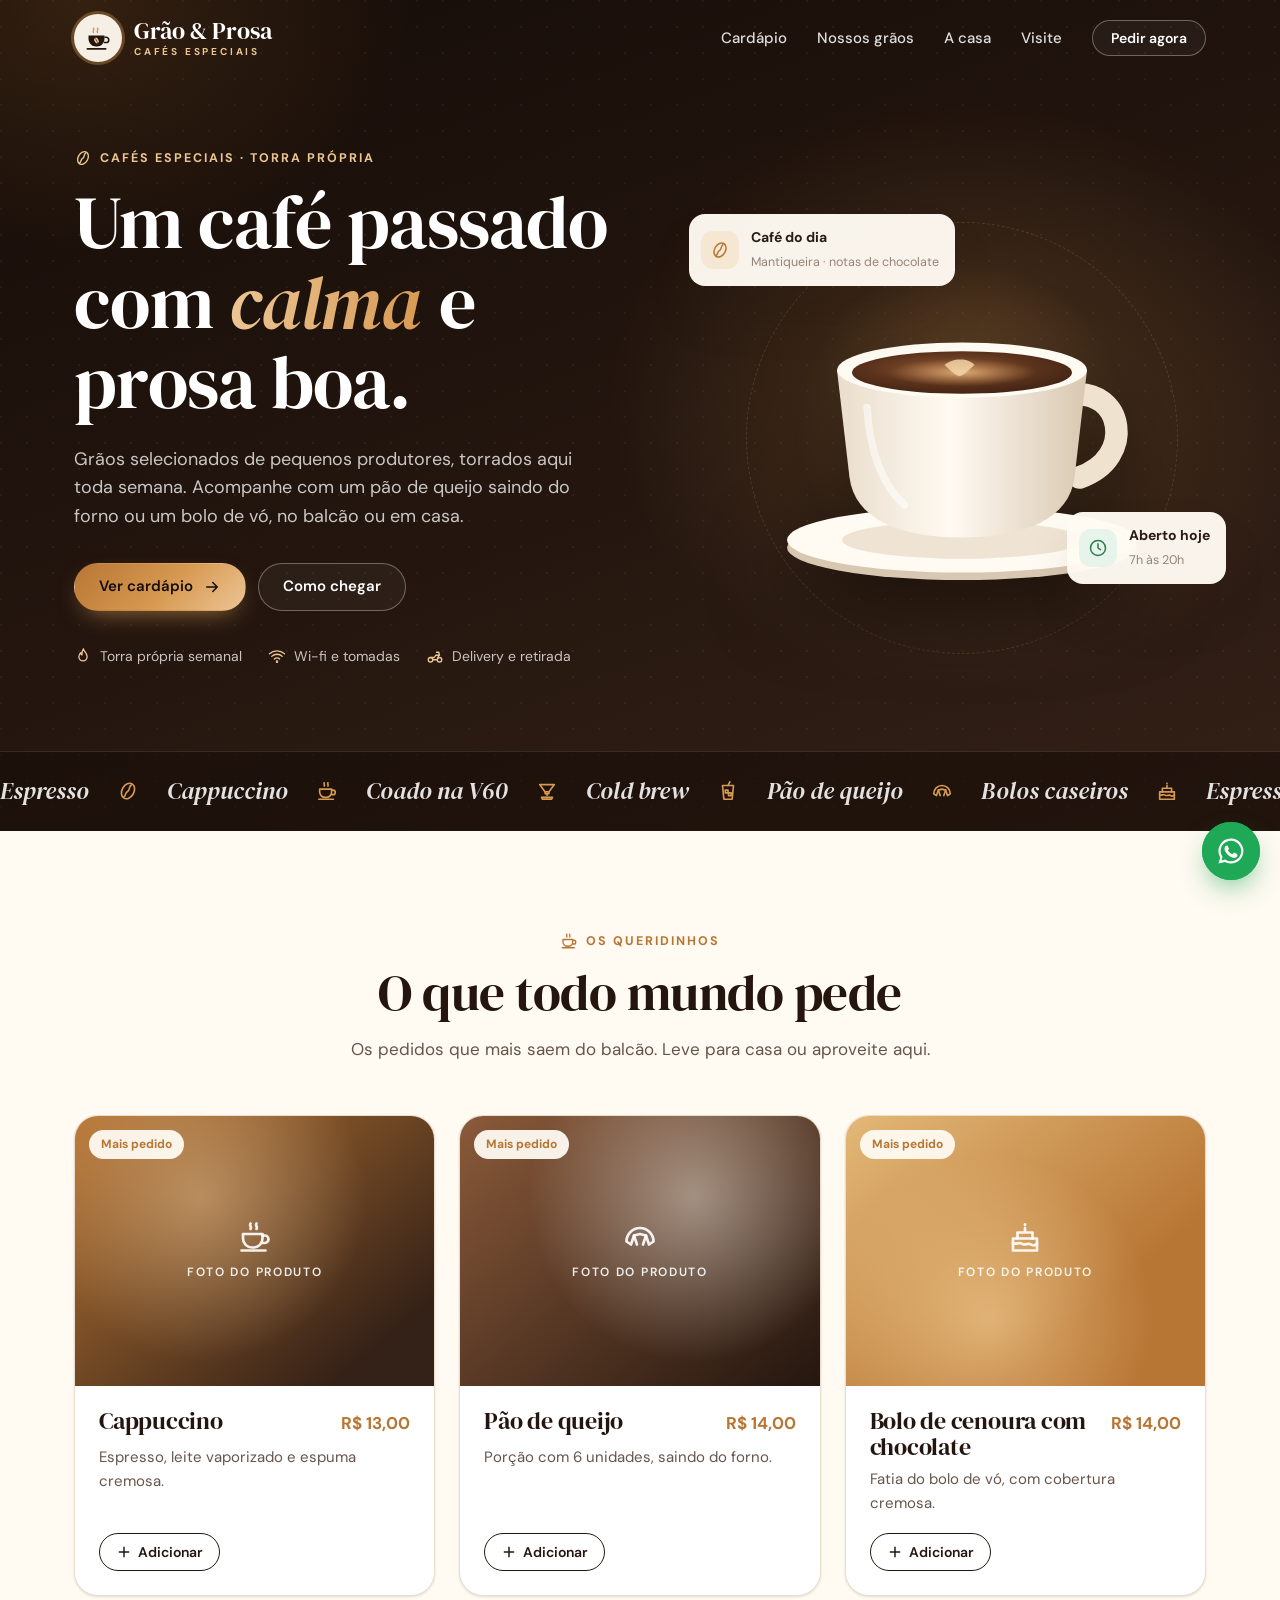
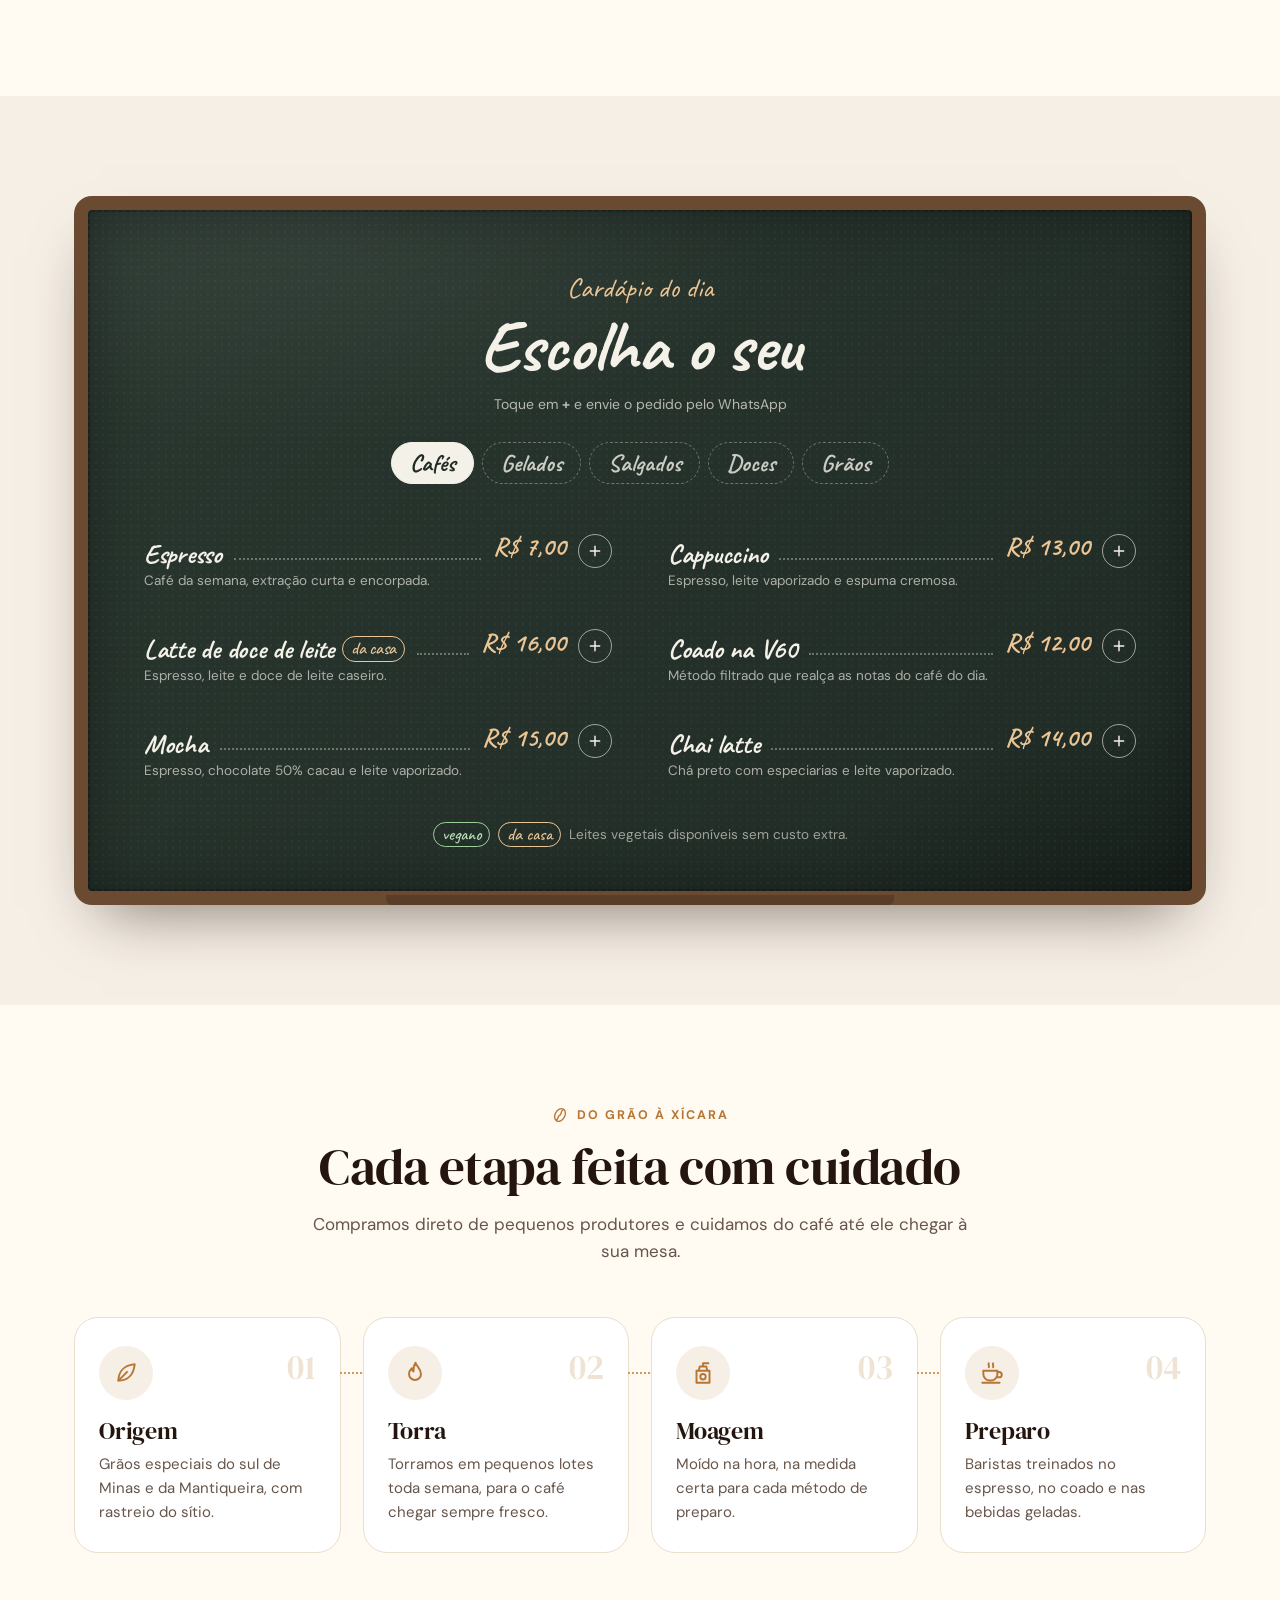
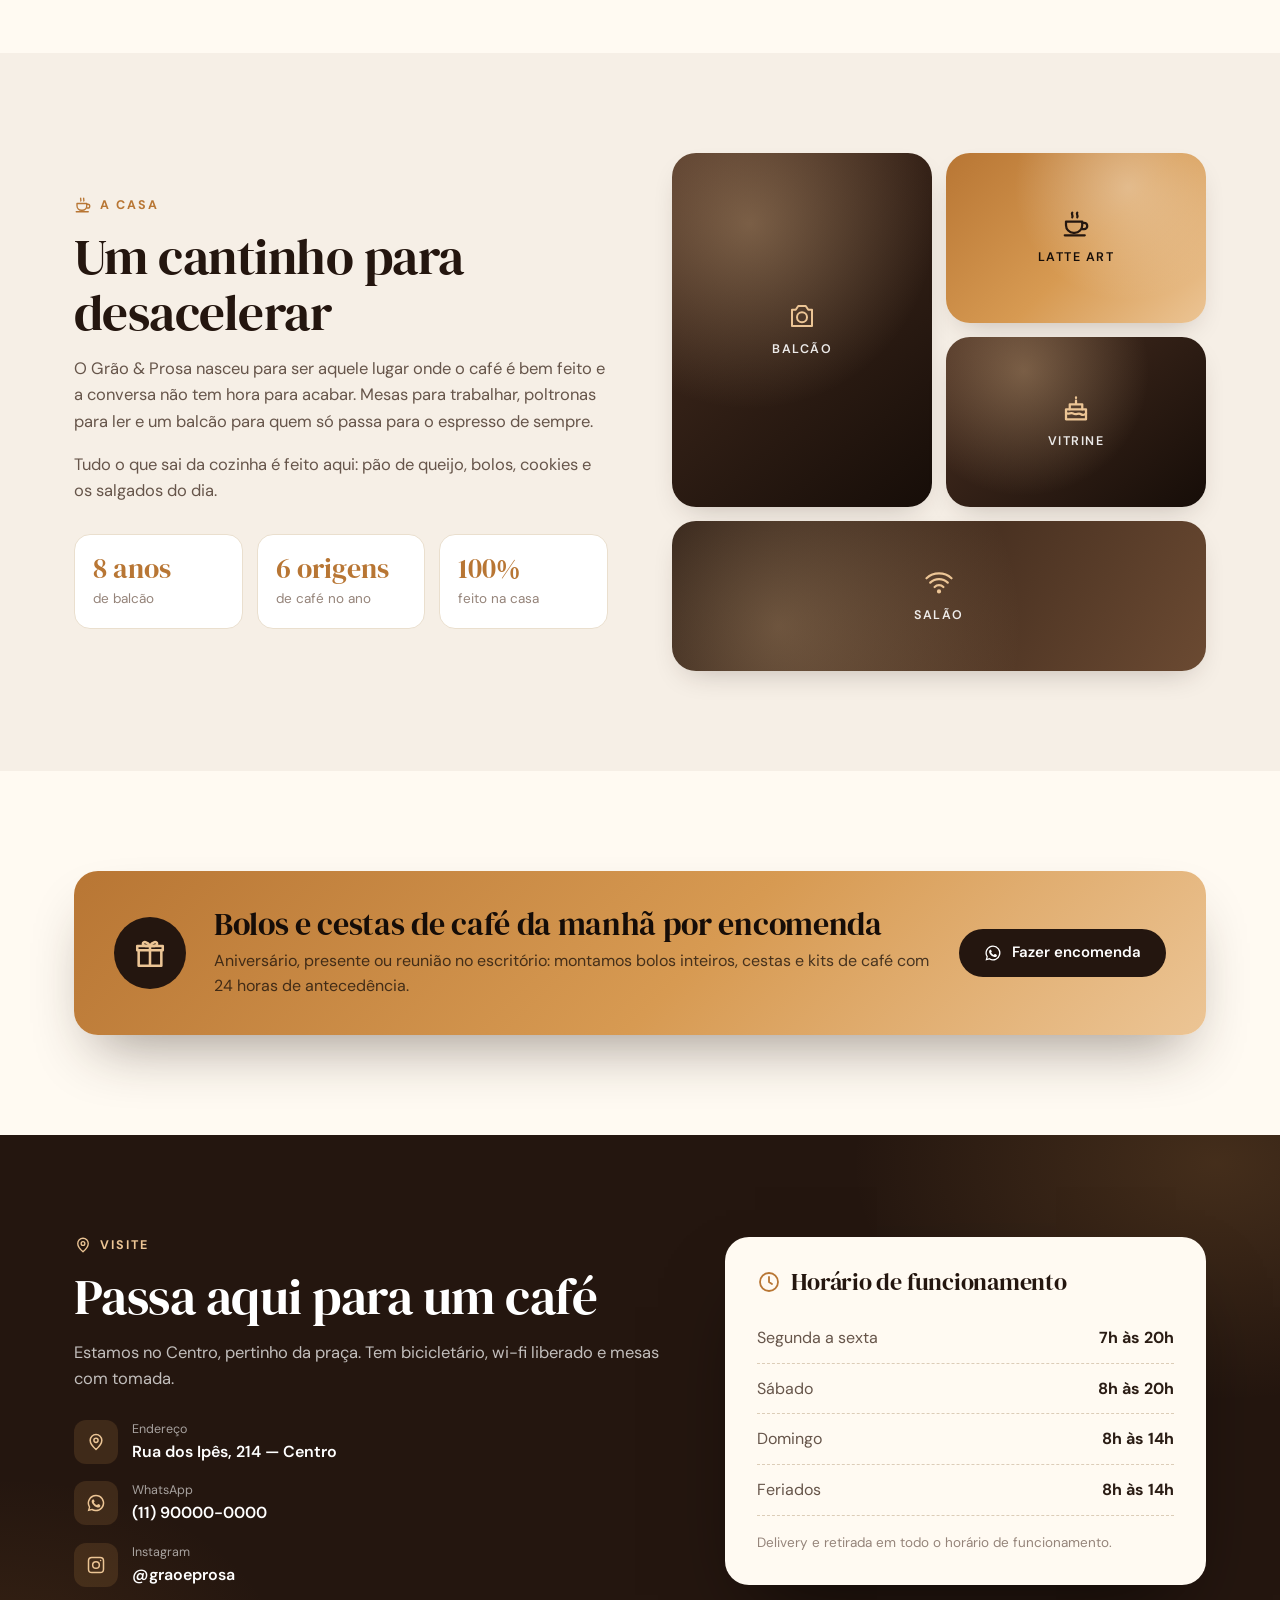
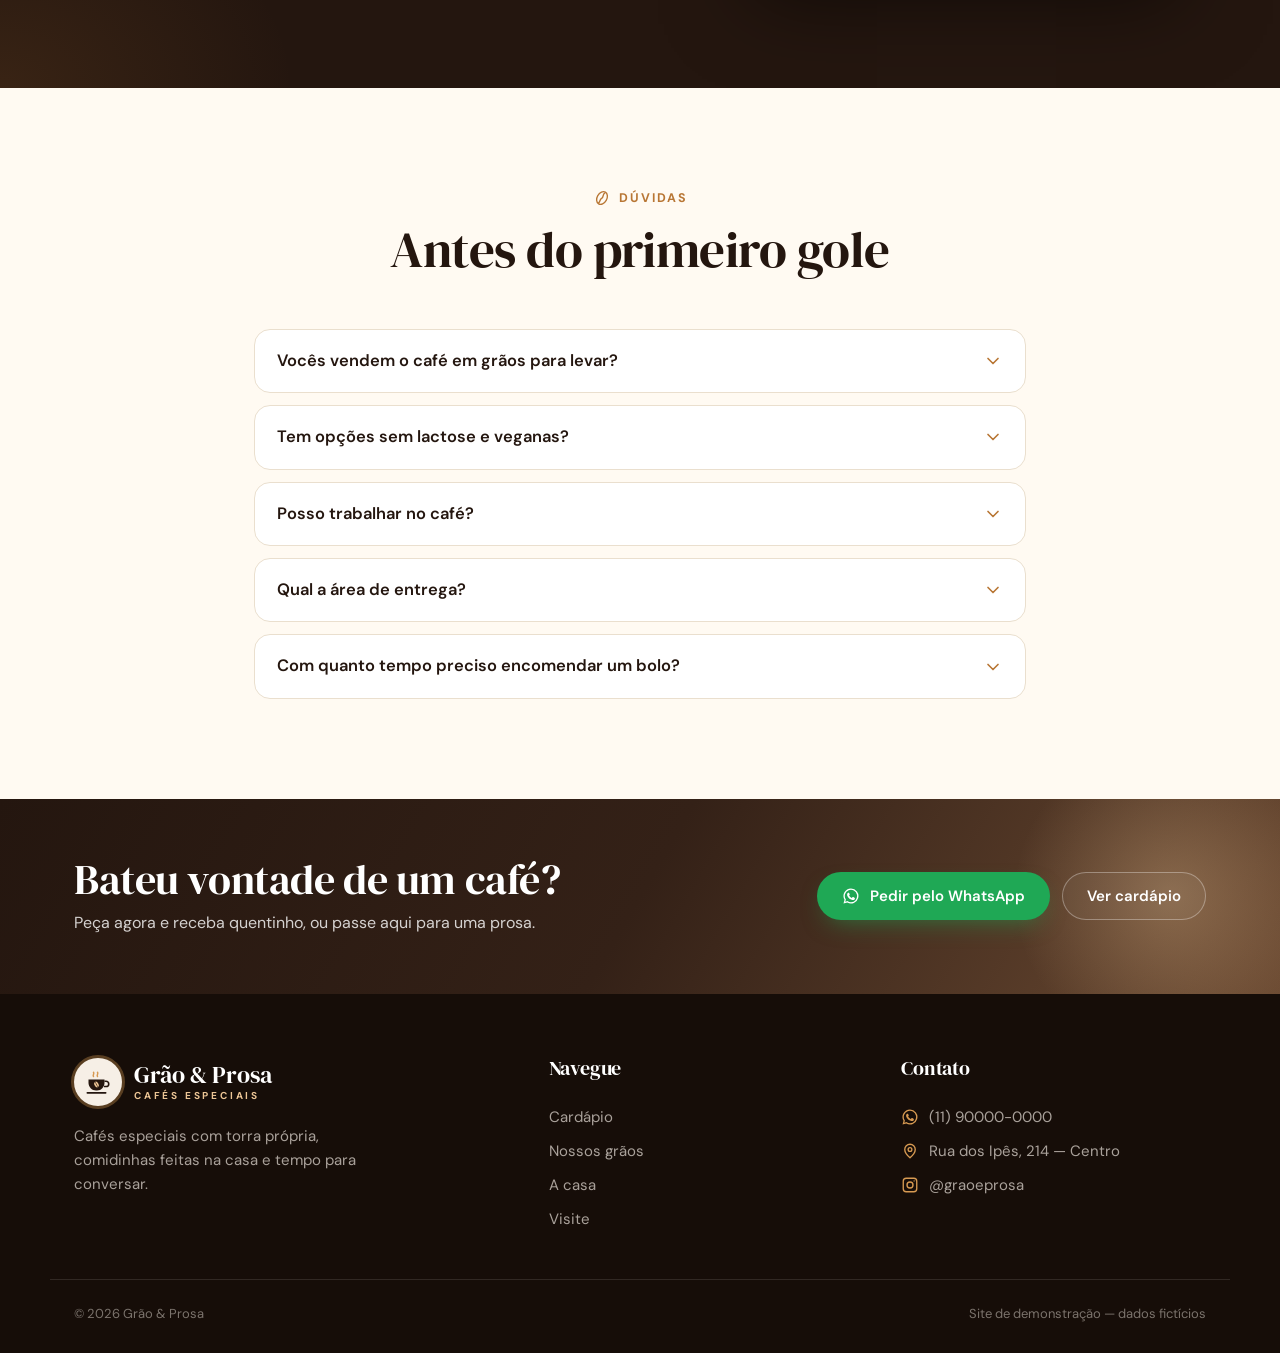
<file: sites/cafeteria/index.html>
<!doctype html>
<html lang="pt-BR">
<head>
  <meta charset="utf-8">
  <meta name="viewport" content="width=device-width, initial-scale=1">
  <title>Grão &amp; Prosa — Cafés especiais</title>
  <meta name="description" content="Cafeteria de cafés especiais com torra própria, bolos caseiros e pão de queijo quentinho. Peça pelo WhatsApp para entrega ou retirada.">
  <!-- Site de demonstração: não indexar nos buscadores -->
  <meta name="robots" content="noindex, nofollow">
  <meta name="theme-color" content="#24160f">
  <link rel="icon" href="data:image/svg+xml,%3Csvg xmlns='http://www.w3.org/2000/svg' viewBox='0 0 64 64'%3E%3Ccircle cx='32' cy='32' r='32' fill='%2324160f'/%3E%3Cpath fill='%23f6efe6' d='M15 28h30v6a14 14 0 01-14 14h-2a14 14 0 01-14-14z'/%3E%3Cpath fill='none' stroke='%23f6efe6' stroke-width='3' d='M45 31h3a5 5 0 010 10h-4'/%3E%3Cpath fill='none' stroke='%23d79a52' stroke-width='3' stroke-linecap='round' d='M25 22c-2-3 2-5 0-8M33 22c-2-3 2-5 0-8'/%3E%3Crect x='13' y='51' width='36' height='3' rx='1.5' fill='%23d79a52'/%3E%3C/svg%3E">
  <link rel="preconnect" href="https://fonts.googleapis.com">
  <link rel="preconnect" href="https://fonts.gstatic.com" crossorigin>
  <link href="https://fonts.googleapis.com/css2?family=DM+Serif+Display:ital@0;1&family=DM+Sans:opsz,wght@9..40,400;9..40,500;9..40,600;9..40,700&family=Caveat:wght@500;700&display=swap" rel="stylesheet">
  <link rel="stylesheet" href="css/styles.css">
</head>
<body>

<svg width="0" height="0" style="position:absolute" aria-hidden="true">
  <defs>
    <!-- Logo: xícara com vapor e grão -->
    <symbol id="logo" viewBox="0 0 64 64">
      <path fill="currentColor" d="M13 27h32v6.5C45 42 38.3 49 30 49h-2c-8.3 0-15-7-15-15.5z"/>
      <path fill="none" stroke="currentColor" stroke-width="3.2" d="M45 30.5h3.2a5.3 5.3 0 010 10.6H44"/>
      <rect fill="currentColor" x="9" y="52" width="40" height="3.4" rx="1.7"/>
      <path fill="none" stroke="var(--logo-steam, #d79a52)" stroke-width="3" stroke-linecap="round" d="M23 21c-2.4-3 2.4-5.2 0-8.5M31 21c-2.4-3 2.4-5.2 0-8.5"/>
      <g transform="rotate(-30 29 37)"><ellipse cx="29" cy="37" rx="4" ry="6" fill="var(--logo-bean, #24160f)"/><path d="M29 31.4c-1.6 2.2 1.6 3.4 0 5.6s1.6 3.4 0 5.6" fill="none" stroke="currentColor" stroke-width="1.3"/></g>
    </symbol>
    <symbol id="i-bean" viewBox="0 0 24 24"><g fill="none" stroke="currentColor" stroke-width="1.8" stroke-linecap="round" stroke-linejoin="round"><ellipse cx="12" cy="12" rx="6.5" ry="9" transform="rotate(30 12 12)"/><path d="M15.5 5.5c-3 2-1 5.5-4 7s-1.5 4.5-4 6"/></g></symbol>
    <symbol id="i-cup" viewBox="0 0 24 24"><g fill="none" stroke="currentColor" stroke-width="1.8" stroke-linecap="round" stroke-linejoin="round"><path d="M4 10h13v3a6 6 0 01-6 6h-1a6 6 0 01-6-6z"/><path d="M17 11h1.5a2.5 2.5 0 010 5H17M3 21h16M9 3c-1 1.3 1 2.2 0 3.6M13 3c-1 1.3 1 2.2 0 3.6"/></g></symbol>
    <symbol id="i-v60" viewBox="0 0 24 24"><g fill="none" stroke="currentColor" stroke-width="1.8" stroke-linecap="round" stroke-linejoin="round"><path d="M4 5h16l-6 8h-4z"/><path d="M10 13v2h4v-2M6 19h12l-1 2H7z"/><path d="M12 15v2"/></g></symbol>
    <symbol id="i-ice" viewBox="0 0 24 24"><g fill="none" stroke="currentColor" stroke-width="1.8" stroke-linecap="round" stroke-linejoin="round"><path d="M6 6h12l-1.5 15h-9z"/><path d="M14 2l-2 4M9 11h3v3H9zM12.5 14h3v3h-3z"/></g></symbol>
    <symbol id="i-cake" viewBox="0 0 24 24"><g fill="none" stroke="currentColor" stroke-width="1.8" stroke-linecap="round" stroke-linejoin="round"><path d="M4 13h16v8H4z"/><path d="M4 16c2 1.5 4-1 6 .5s4-1 6 .5 3 0 4-.5M7 13V9h10v4M12 9V6M12 3.5v.5"/></g></symbol>
    <symbol id="i-croissant" viewBox="0 0 24 24"><g fill="none" stroke="currentColor" stroke-width="1.8" stroke-linecap="round" stroke-linejoin="round"><path d="M3 15c0-5 4-9 9-9s9 4 9 9l-3 2-2-6-4-1-4 1-2 6z"/><path d="M8 11l2 6M16 11l-2 6"/></g></symbol>
    <symbol id="i-leaf" viewBox="0 0 24 24"><g fill="none" stroke="currentColor" stroke-width="1.8" stroke-linecap="round" stroke-linejoin="round"><path d="M5 19c0-8 5-14 15-15-1 10-7 15-15 15z"/><path d="M5 19l8-8"/></g></symbol>
    <symbol id="i-fire" viewBox="0 0 24 24"><path fill="none" stroke="currentColor" stroke-width="1.8" stroke-linecap="round" stroke-linejoin="round" d="M12.5 2.5c.5 3.3 5 5 5 10.5a5.5 5.5 0 01-11 0c0-2.5 1.2-4.1 2.5-5.4.1 1.7.8 2.6 1.6 3-.5-3.2.7-6 1.9-8.1z"/></symbol>
    <symbol id="i-grinder" viewBox="0 0 24 24"><g fill="none" stroke="currentColor" stroke-width="1.8" stroke-linecap="round" stroke-linejoin="round"><path d="M6 10h12v11H6zM8 10l1-4h6l1 4M12 6V3h5"/><circle cx="12" cy="15.5" r="2.5"/></g></symbol>
    <symbol id="i-wifi" viewBox="0 0 24 24"><g fill="none" stroke="currentColor" stroke-width="1.8" stroke-linecap="round" stroke-linejoin="round"><path d="M2 9a15 15 0 0120 0M5 12.5a10 10 0 0114 0M8.5 16a5 5 0 017 0"/><circle cx="12" cy="19.5" r=".8" fill="currentColor"/></g></symbol>
    <symbol id="i-moto" viewBox="0 0 24 24"><g fill="none" stroke="currentColor" stroke-width="1.8" stroke-linecap="round" stroke-linejoin="round"><circle cx="6" cy="17" r="3"/><circle cx="18" cy="17" r="3"/><path d="M9 17h6l2-6h-4l-2 3H6M14 7h3l1 4"/></g></symbol>
    <symbol id="i-bag" viewBox="0 0 24 24"><path fill="none" stroke="currentColor" stroke-width="1.8" stroke-linecap="round" stroke-linejoin="round" d="M5 8h14l-1 13H6L5 8zM9 8V6a3 3 0 016 0v2"/></symbol>
    <symbol id="i-gift" viewBox="0 0 24 24"><g fill="none" stroke="currentColor" stroke-width="1.8" stroke-linecap="round" stroke-linejoin="round"><path d="M4 10h16v11H4zM3 7h18v3H3zM12 7v14"/><path d="M12 7c-1.5-3-5-3.5-5-1.5S10 7 12 7zM12 7c1.5-3 5-3.5 5-1.5S14 7 12 7z"/></g></symbol>
    <symbol id="i-clock" viewBox="0 0 24 24"><path fill="none" stroke="currentColor" stroke-width="1.8" stroke-linecap="round" stroke-linejoin="round" d="M12 21a9 9 0 100-18 9 9 0 000 18zM12 7v5l3 2"/></symbol>
    <symbol id="i-pin" viewBox="0 0 24 24"><path fill="none" stroke="currentColor" stroke-width="1.8" stroke-linecap="round" stroke-linejoin="round" d="M12 21s-7-6-7-11a7 7 0 0114 0c0 5-7 11-7 11zM12 12.5a2.5 2.5 0 100-5 2.5 2.5 0 000 5z"/></symbol>
    <symbol id="i-insta" viewBox="0 0 24 24"><path fill="none" stroke="currentColor" stroke-width="1.8" stroke-linecap="round" stroke-linejoin="round" d="M7 3h10a4 4 0 014 4v10a4 4 0 01-4 4H7a4 4 0 01-4-4V7a4 4 0 014-4zM12 16a4 4 0 100-8 4 4 0 000 8zM17.5 6.5h.01"/></symbol>
    <symbol id="i-camera" viewBox="0 0 24 24"><path fill="none" stroke="currentColor" stroke-width="1.6" stroke-linecap="round" stroke-linejoin="round" d="M4 7h3l2-3h6l2 3h3v13H4zM12 17a4 4 0 100-8 4 4 0 000 8z"/></symbol>
    <symbol id="i-plus" viewBox="0 0 24 24"><path fill="none" stroke="currentColor" stroke-width="2.2" stroke-linecap="round" d="M12 5v14M5 12h14"/></symbol>
    <symbol id="i-minus" viewBox="0 0 24 24"><path fill="none" stroke="currentColor" stroke-width="2.2" stroke-linecap="round" d="M5 12h14"/></symbol>
    <symbol id="i-close" viewBox="0 0 24 24"><path fill="none" stroke="currentColor" stroke-width="2" stroke-linecap="round" d="M6 6l12 12M18 6L6 18"/></symbol>
    <symbol id="i-arrow" viewBox="0 0 24 24"><path fill="none" stroke="currentColor" stroke-width="2" stroke-linecap="round" stroke-linejoin="round" d="M5 12h14M13 6l6 6-6 6"/></symbol>
    <symbol id="i-chev" viewBox="0 0 24 24"><path fill="none" stroke="currentColor" stroke-width="2" stroke-linecap="round" stroke-linejoin="round" d="M6 9l6 6 6-6"/></symbol>
    <symbol id="i-whats" viewBox="0 0 24 24"><path fill="currentColor" d="M12 2a10 10 0 00-8.6 15.1L2 22l5-1.3A10 10 0 1012 2zm0 18.2c-1.5 0-3-.4-4.3-1.2l-.3-.2-3 .8.8-2.9-.2-.3A8.2 8.2 0 1112 20.2zm4.5-6.1c-.2-.1-1.5-.7-1.7-.8-.2-.1-.4-.1-.6.1l-.8 1c-.1.2-.3.2-.5.1a6.7 6.7 0 01-3.3-2.9c-.3-.4.3-.4.7-1.3.1-.2 0-.3 0-.4l-.8-1.8c-.2-.5-.4-.4-.6-.4h-.5c-.2 0-.4.1-.7.3-.2.3-.9.9-.9 2.2s.9 2.5 1 2.7c.1.2 1.8 2.8 4.4 3.9 1.6.7 2.3.8 3.1.6.5-.1 1.5-.6 1.7-1.2.2-.6.2-1.1.2-1.2-.1-.1-.3-.2-.5-.3z"/></symbol>
  </defs>
</svg>

<a class="skip" href="#conteudo">Pular para o conteúdo</a>

<!-- ================= HEADER ================= -->
<header class="header" id="topo">
  <div class="container header__inner">
    <a href="#topo" class="brand" aria-label="Grão &amp; Prosa — início">
      <span class="brand__mark"><svg><use href="#logo"/></svg></span>
      <span class="brand__text"><span data-cfg="nome">Grão &amp; Prosa</span><small data-cfg="slogan">Cafés especiais</small></span>
    </a>
    <nav class="nav" id="nav" aria-label="Principal">
      <a href="#cardapio">Cardápio</a>
      <a href="#graos">Nossos grãos</a>
      <a href="#casa">A casa</a>
      <a href="#visite">Visite</a>
      <a href="#cardapio" class="btn btn--sm btn--outline-light nav__cta" data-feature="pedidos">Pedir agora</a>
    </nav>
    <button class="burger" id="burger" aria-label="Abrir menu" aria-expanded="false" aria-controls="nav"><span></span><span></span><span></span></button>
  </div>
</header>

<main id="conteudo">

<!-- ================= HERO ================= -->
<section class="hero">
  <div class="hero__bg" aria-hidden="true"></div>
  <div class="container hero__grid">
    <div class="hero__copy">
      <p class="eyebrow eyebrow--light"><svg><use href="#i-bean"/></svg>Cafés especiais · torra própria</p>
      <h1>Um café passado com <em>calma</em> e prosa boa.</h1>
      <p class="hero__lead">Grãos selecionados de pequenos produtores, torrados aqui toda semana. Acompanhe com um pão de queijo saindo do forno ou um bolo de vó, no balcão ou em casa.</p>
      <div class="hero__actions">
        <a href="#cardapio" class="btn btn--caramel">Ver cardápio <svg><use href="#i-arrow"/></svg></a>
        <a href="#visite" class="btn btn--outline-light">Como chegar</a>
      </div>
      <ul class="hero__perks">
        <li><svg><use href="#i-fire"/></svg>Torra própria semanal</li>
        <li><svg><use href="#i-wifi"/></svg>Wi-fi e tomadas</li>
        <li data-feature="pedidos"><svg><use href="#i-moto"/></svg>Delivery e retirada</li>
      </ul>
    </div>

    <div class="hero__visual" aria-hidden="true">
      <div class="cup-scene">
        <span class="cup-scene__glow"></span>
        <!-- Xícara ilustrada com vapor -->
        <svg class="cup" viewBox="0 0 320 300">
          <defs>
            <linearGradient id="cupBody" x1="0" x2="1"><stop offset="0" stop-color="#e9ddcc"/><stop offset=".45" stop-color="#fffaf2"/><stop offset="1" stop-color="#d9c8b1"/></linearGradient>
            <radialGradient id="coffee" cx=".45" cy=".4" r=".7"><stop offset="0" stop-color="#8a5532"/><stop offset=".55" stop-color="#5a321c"/><stop offset="1" stop-color="#3a1f11"/></radialGradient>
            <radialGradient id="crema" cx=".5" cy=".5" r=".5"><stop offset="0" stop-color="#e2b07a" stop-opacity=".95"/><stop offset="1" stop-color="#c48a52" stop-opacity="0"/></radialGradient>
          </defs>
          <g class="steam" fill="none" stroke="#f6efe6" stroke-width="6" stroke-linecap="round">
            <path class="steam__a" d="M125 96c-14-18 14-26 0-46s14-26 0-44"/>
            <path class="steam__b" d="M160 92c-14-18 14-26 0-46s14-26 0-44"/>
            <path class="steam__c" d="M195 96c-14-18 14-26 0-46s14-26 0-44"/>
          </g>
          <ellipse cx="160" cy="262" rx="140" ry="26" fill="#d9c8b1"/>
          <ellipse cx="160" cy="256" rx="140" ry="26" fill="#fffaf2"/>
          <ellipse cx="160" cy="256" rx="96" ry="15" fill="#efe4d4"/>
          <path d="M248 140c40-6 52 50 6 66" fill="none" stroke="#efe2cf" stroke-width="18" stroke-linecap="round"/>
          <path d="M60 120h200l-10 86c-4 32-38 48-90 48s-86-16-90-48z" fill="url(#cupBody)"/>
          <ellipse cx="160" cy="120" rx="100" ry="22" fill="#fffaf2"/>
          <ellipse cx="160" cy="122" rx="88" ry="17" fill="url(#coffee)"/>
          <ellipse cx="160" cy="122" rx="60" ry="11" fill="url(#crema)"/>
          <path d="M146 116c6-6 20-6 24 0-4 3-6 7-12 9-6-2-8-6-12-9z" fill="#f2d4a8" opacity=".85"/>
          <path d="M84 150c2 30 10 60 30 78" fill="none" stroke="#fff" stroke-width="6" stroke-linecap="round" opacity=".55"/>
        </svg>
      </div>
      <div class="float float--a">
        <span class="float__icon"><svg><use href="#i-bean"/></svg></span>
        <div><strong>Café do dia</strong><small data-cfg="cafeDoDia">Mantiqueira · notas de chocolate</small></div>
      </div>
      <div class="float float--b">
        <span class="float__icon float__icon--green"><svg><use href="#i-clock"/></svg></span>
        <div><strong>Aberto hoje</strong><small data-cfg="horarioCurto">7h às 20h</small></div>
      </div>
    </div>
  </div>

  <div class="marquee" aria-label="Especialidades">
    <div class="marquee__track">
      <span>Espresso</span><svg><use href="#i-bean"/></svg><span>Cappuccino</span><svg><use href="#i-cup"/></svg><span>Coado na V60</span><svg><use href="#i-v60"/></svg><span>Cold brew</span><svg><use href="#i-ice"/></svg><span>Pão de queijo</span><svg><use href="#i-croissant"/></svg><span>Bolos caseiros</span><svg><use href="#i-cake"/></svg>
      <span aria-hidden="true">Espresso</span><svg><use href="#i-bean"/></svg><span aria-hidden="true">Cappuccino</span><svg><use href="#i-cup"/></svg><span aria-hidden="true">Coado na V60</span><svg><use href="#i-v60"/></svg><span aria-hidden="true">Cold brew</span><svg><use href="#i-ice"/></svg><span aria-hidden="true">Pão de queijo</span><svg><use href="#i-croissant"/></svg><span aria-hidden="true">Bolos caseiros</span><svg><use href="#i-cake"/></svg>
    </div>
  </div>
</section>

<!-- ================= QUERIDINHOS ================= -->
<section class="section" id="destaquesSec">
  <div class="container">
    <div class="section__head reveal">
      <p class="eyebrow"><svg><use href="#i-cup"/></svg>Os queridinhos</p>
      <h2>O que todo mundo pede</h2>
      <p>Os pedidos que mais saem do balcão. Leve para casa ou aproveite aqui.</p>
    </div>
    <div class="dishes" id="destaques"></div>
  </div>
</section>

<!-- ================= CARDÁPIO (LOUSA) ================= -->
<section class="section section--board" id="cardapio">
  <div class="container">
    <div class="board reveal">
      <div class="board__head">
        <p class="board__over">Cardápio do dia</p>
        <h2 class="board__title">Escolha o seu</h2>
        <p class="board__note" data-feature="pedidos">Toque em <b>+</b> e envie o pedido pelo WhatsApp</p>
      </div>
      <div class="tabs" role="tablist" aria-label="Categorias do cardápio" id="menuTabs"></div>
      <p class="menu__intro" id="menuIntro" hidden></p>
      <div class="menu" id="menu" role="tabpanel"></div>
      <p class="board__legend"><span class="tag tag--veg">vegano</span><span class="tag tag--house">da casa</span> Leites vegetais disponíveis sem custo extra.</p>
    </div>
  </div>
</section>

<!-- ================= NOSSOS GRÃOS ================= -->
<section class="section" id="graos">
  <div class="container">
    <div class="section__head reveal">
      <p class="eyebrow"><svg><use href="#i-bean"/></svg>Do grão à xícara</p>
      <h2>Cada etapa feita com cuidado</h2>
      <p>Compramos direto de pequenos produtores e cuidamos do café até ele chegar à sua mesa.</p>
    </div>
    <ol class="steps">
      <li class="reveal"><span class="steps__icon"><svg><use href="#i-leaf"/></svg></span><b>01</b><h3>Origem</h3><p>Grãos especiais do sul de Minas e da Mantiqueira, com rastreio do sítio.</p></li>
      <li class="reveal"><span class="steps__icon"><svg><use href="#i-fire"/></svg></span><b>02</b><h3>Torra</h3><p>Torramos em pequenos lotes toda semana, para o café chegar sempre fresco.</p></li>
      <li class="reveal"><span class="steps__icon"><svg><use href="#i-grinder"/></svg></span><b>03</b><h3>Moagem</h3><p>Moído na hora, na medida certa para cada método de preparo.</p></li>
      <li class="reveal"><span class="steps__icon"><svg><use href="#i-cup"/></svg></span><b>04</b><h3>Preparo</h3><p>Baristas treinados no espresso, no coado e nas bebidas geladas.</p></li>
    </ol>
  </div>
</section>

<!-- ================= A CASA ================= -->
<section class="section section--soft" id="casa">
  <div class="container split">
    <div class="split__copy reveal">
      <p class="eyebrow"><svg><use href="#i-cup"/></svg>A casa</p>
      <h2>Um cantinho para desacelerar</h2>
      <p>O Grão &amp; Prosa nasceu para ser aquele lugar onde o café é bem feito e a conversa não tem hora para acabar. Mesas para trabalhar, poltronas para ler e um balcão para quem só passa para o espresso de sempre.</p>
      <p>Tudo o que sai da cozinha é feito aqui: pão de queijo, bolos, cookies e os salgados do dia.</p>
      <dl class="stats">
        <div><dt>8 anos</dt><dd>de balcão</dd></div>
        <div><dt>6 origens</dt><dd>de café no ano</dd></div>
        <div><dt>100%</dt><dd>feito na casa</dd></div>
      </dl>
    </div>
    <div class="mosaic reveal" aria-label="Fotos da cafeteria">
      <figure class="ph ph--tall"><svg><use href="#i-camera"/></svg><figcaption>Balcão</figcaption></figure>
      <figure class="ph ph--alt"><svg><use href="#i-cup"/></svg><figcaption>Latte art</figcaption></figure>
      <figure class="ph"><svg><use href="#i-cake"/></svg><figcaption>Vitrine</figcaption></figure>
      <figure class="ph ph--wide"><svg><use href="#i-wifi"/></svg><figcaption>Salão</figcaption></figure>
    </div>
  </div>
</section>

<!-- ================= ENCOMENDAS ================= -->
<section class="section">
  <div class="container">
    <div class="order reveal">
      <span class="order__icon"><svg><use href="#i-gift"/></svg></span>
      <div>
        <h2>Bolos e cestas de café da manhã por encomenda</h2>
        <p>Aniversário, presente ou reunião no escritório: montamos bolos inteiros, cestas e kits de café com 24 horas de antecedência.</p>
      </div>
      <a href="#" class="btn btn--caramel" id="encomendaBtn"><svg><use href="#i-whats"/></svg>Fazer encomenda</a>
    </div>
  </div>
</section>

<!-- ================= VISITE ================= -->
<section class="section section--dark" id="visite">
  <div class="dark__glow" aria-hidden="true"></div>
  <div class="container visit">
    <div class="reveal">
      <p class="eyebrow eyebrow--light"><svg><use href="#i-pin"/></svg>Visite</p>
      <h2>Passa aqui para um café</h2>
      <p class="visit__lead">Estamos no Centro, pertinho da praça. Tem bicicletário, wi-fi liberado e mesas com tomada.</p>
      <ul class="contact">
        <li><span><svg><use href="#i-pin"/></svg></span><div><small>Endereço</small><a id="mapsLink" href="#" target="_blank" rel="noopener" data-cfg="endereco">Rua dos Ipês, 214 — Centro</a></div></li>
        <li><span><svg><use href="#i-whats"/></svg></span><div><small>WhatsApp</small><a data-wa href="#" data-cfg="telefone">(11) 90000-0000</a></div></li>
        <li><span><svg><use href="#i-insta"/></svg></span><div><small>Instagram</small><strong data-cfg="instagram">@graoeprosa</strong></div></li>
      </ul>
    </div>
    <div class="hours reveal">
      <h3><svg><use href="#i-clock"/></svg>Horário de funcionamento</h3>
      <dl>
        <div><dt>Segunda a sexta</dt><dd>7h às 20h</dd></div>
        <div><dt>Sábado</dt><dd>8h às 20h</dd></div>
        <div><dt>Domingo</dt><dd>8h às 14h</dd></div>
        <div><dt>Feriados</dt><dd>8h às 14h</dd></div>
      </dl>
      <p class="hours__note">Delivery e retirada em todo o horário de funcionamento.</p>
    </div>
  </div>
</section>

<!-- ================= DÚVIDAS ================= -->
<section class="section" id="duvidas">
  <div class="container container--narrow">
    <div class="section__head reveal">
      <p class="eyebrow"><svg><use href="#i-bean"/></svg>Dúvidas</p>
      <h2>Antes do primeiro gole</h2>
    </div>
    <div class="faq">
      <details class="reveal"><summary>Vocês vendem o café em grãos para levar?<svg><use href="#i-chev"/></svg></summary><p>Sim. Os cafés da semana estão na aba "Grãos" do cardápio, em pacotes de 250 g, inteiros ou moídos para o seu método.</p></details>
      <details class="reveal"><summary>Tem opções sem lactose e veganas?<svg><use href="#i-chev"/></svg></summary><p>Temos leites de aveia, amêndoa e coco sem custo extra, e opções veganas sinalizadas no cardápio.</p></details>
      <details class="reveal"><summary>Posso trabalhar no café?<svg><use href="#i-chev"/></svg></summary><p>Claro. O wi-fi é liberado e temos mesas com tomada. Nos horários de pico, pedimos só um pouco de compreensão com o tempo de mesa.</p></details>
      <details class="reveal"><summary>Qual a área de entrega?<svg><use href="#i-chev"/></svg></summary><p>Entregamos num raio de até 4 km. A taxa é informada na confirmação do pedido pelo WhatsApp.</p></details>
      <details class="reveal"><summary>Com quanto tempo preciso encomendar um bolo?<svg><use href="#i-chev"/></svg></summary><p>Com 24 horas de antecedência para bolos e cestas. Para pedidos grandes, fale com a gente antes.</p></details>
    </div>
  </div>
</section>

<!-- ================= CTA ================= -->
<section class="cta">
  <div class="container cta__inner">
    <div>
      <h2>Bateu vontade de um café?</h2>
      <p>Peça agora e receba quentinho, ou passe aqui para uma prosa.</p>
    </div>
    <div class="cta__actions">
      <a data-wa href="#" class="btn btn--whats"><svg><use href="#i-whats"/></svg>Pedir pelo WhatsApp</a>
      <a href="#cardapio" class="btn btn--outline-light">Ver cardápio</a>
    </div>
  </div>
</section>

</main>

<!-- ================= FOOTER ================= -->
<footer class="footer">
  <div class="container footer__grid">
    <div>
      <a href="#topo" class="brand">
        <span class="brand__mark"><svg><use href="#logo"/></svg></span>
        <span class="brand__text"><span data-cfg="nome">Grão &amp; Prosa</span><small data-cfg="slogan">Cafés especiais</small></span>
      </a>
      <p>Cafés especiais com torra própria, comidinhas feitas na casa e tempo para conversar.</p>
    </div>
    <div class="footer__links">
      <h4>Navegue</h4>
      <a href="#cardapio">Cardápio</a><a href="#graos">Nossos grãos</a><a href="#casa">A casa</a><a href="#visite">Visite</a>
    </div>
    <div class="footer__links">
      <h4>Contato</h4>
      <a data-wa href="#"><svg><use href="#i-whats"/></svg><span data-cfg="telefone">(11) 90000-0000</span></a>
      <span><svg><use href="#i-pin"/></svg><span data-cfg="endereco">Rua dos Ipês, 214 — Centro</span></span>
      <span><svg><use href="#i-insta"/></svg><span data-cfg="instagram">@graoeprosa</span></span>
    </div>
  </div>
  <div class="container footer__bottom">
    <span>© <span id="ano">2026</span> <span data-cfg="nome">Grão &amp; Prosa</span></span>
    <span>Site de demonstração — dados fictícios</span>
  </div>
</footer>

<a class="wa-float" data-wa href="#" aria-label="Conversar no WhatsApp"><svg><use href="#i-whats"/></svg></a>

<!-- ================= SACOLA ================= -->
<div class="cartbar" id="cartbar" hidden>
  <div class="cartbar__inner">
    <span class="cartbar__info"><span class="cartbar__icon"><svg><use href="#i-bag"/></svg><b id="cartCount">0</b></span><span>Total <b id="cartTotal">R$ 0,00</b></span></span>
    <button class="btn btn--caramel btn--sm" id="openCart" type="button">Ver pedido <svg><use href="#i-arrow"/></svg></button>
  </div>
</div>

<dialog class="drawer" id="cart" aria-labelledby="cartTitle">
  <form method="dialog" class="drawer__head">
    <h3 id="cartTitle">Seu pedido</h3>
    <button class="icon-btn" aria-label="Fechar"><svg><use href="#i-close"/></svg></button>
  </form>
  <ul class="cart" id="cartList"></ul>
  <form class="drawer__form" id="pedidoForm" novalidate>
    <div class="seg" role="radiogroup" aria-label="Tipo de pedido">
      <label><input type="radio" name="tipo" value="Entrega" checked><span><svg><use href="#i-moto"/></svg>Entrega</span></label>
      <label><input type="radio" name="tipo" value="Retirada"><span><svg><use href="#i-bag"/></svg>Retirada</span></label>
    </div>
    <label class="field"><span>Nome</span><input name="nome" required autocomplete="name" placeholder="Seu nome"></label>
    <label class="field" id="enderecoField"><span>Endereço de entrega</span><input name="endereco" autocomplete="street-address" placeholder="Rua, número, bairro e complemento"></label>
    <div class="row">
      <label class="field"><span>Pagamento</span>
        <select name="pagamento"><option>Pix</option><option>Cartão na entrega</option><option>Dinheiro</option></select>
      </label>
      <label class="field"><span>Observações</span><input name="obs" placeholder="Ex.: leite de aveia"></label>
    </div>
    <div class="drawer__total"><span>Total</span><b id="cartTotal2">R$ 0,00</b></div>
    <p class="form__error" id="pedidoErro" role="alert" hidden>Informe seu nome e o endereço de entrega.</p>
    <button class="btn btn--whats btn--block" type="submit"><svg><use href="#i-whats"/></svg>Enviar pedido pelo WhatsApp</button>
    <p class="form__note">A taxa de entrega é informada pela equipe na confirmação.</p>
  </form>
</dialog>

<script src="js/app.js"></script>
</body>
</html>
</file>
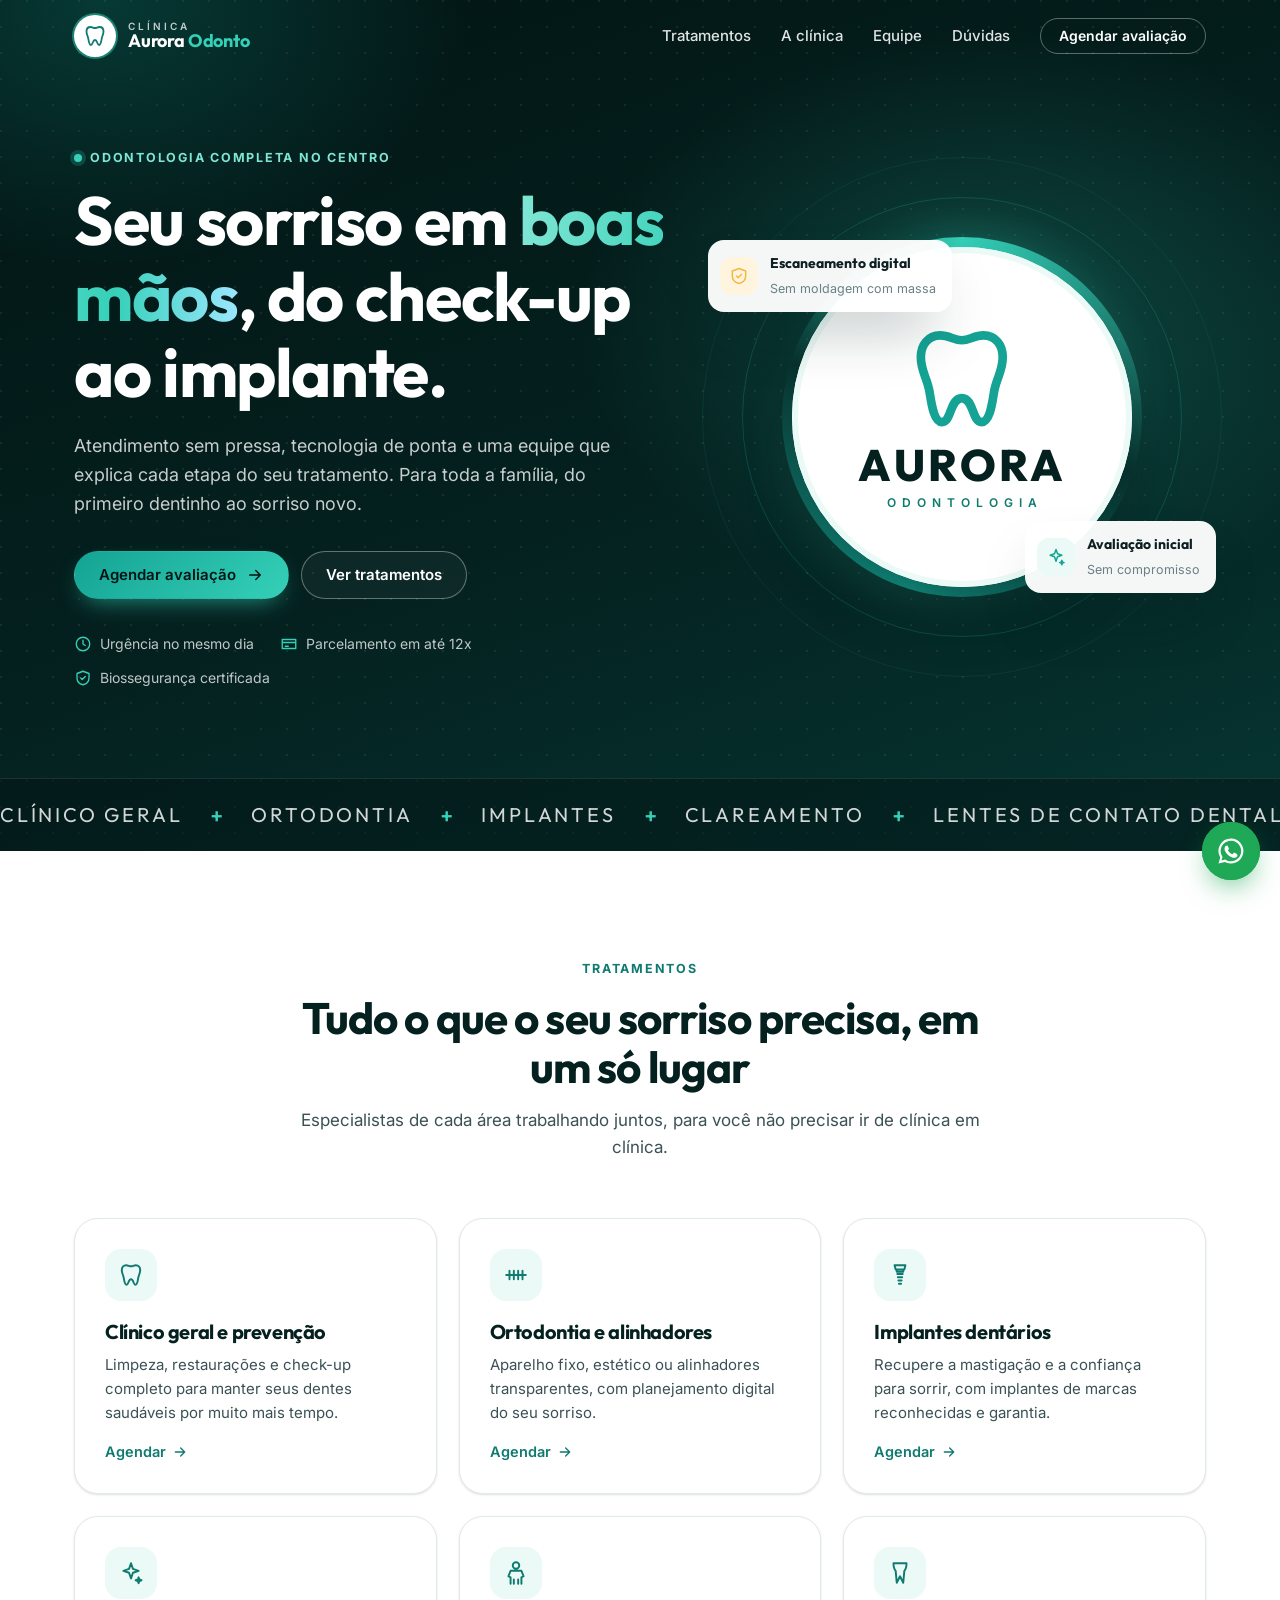
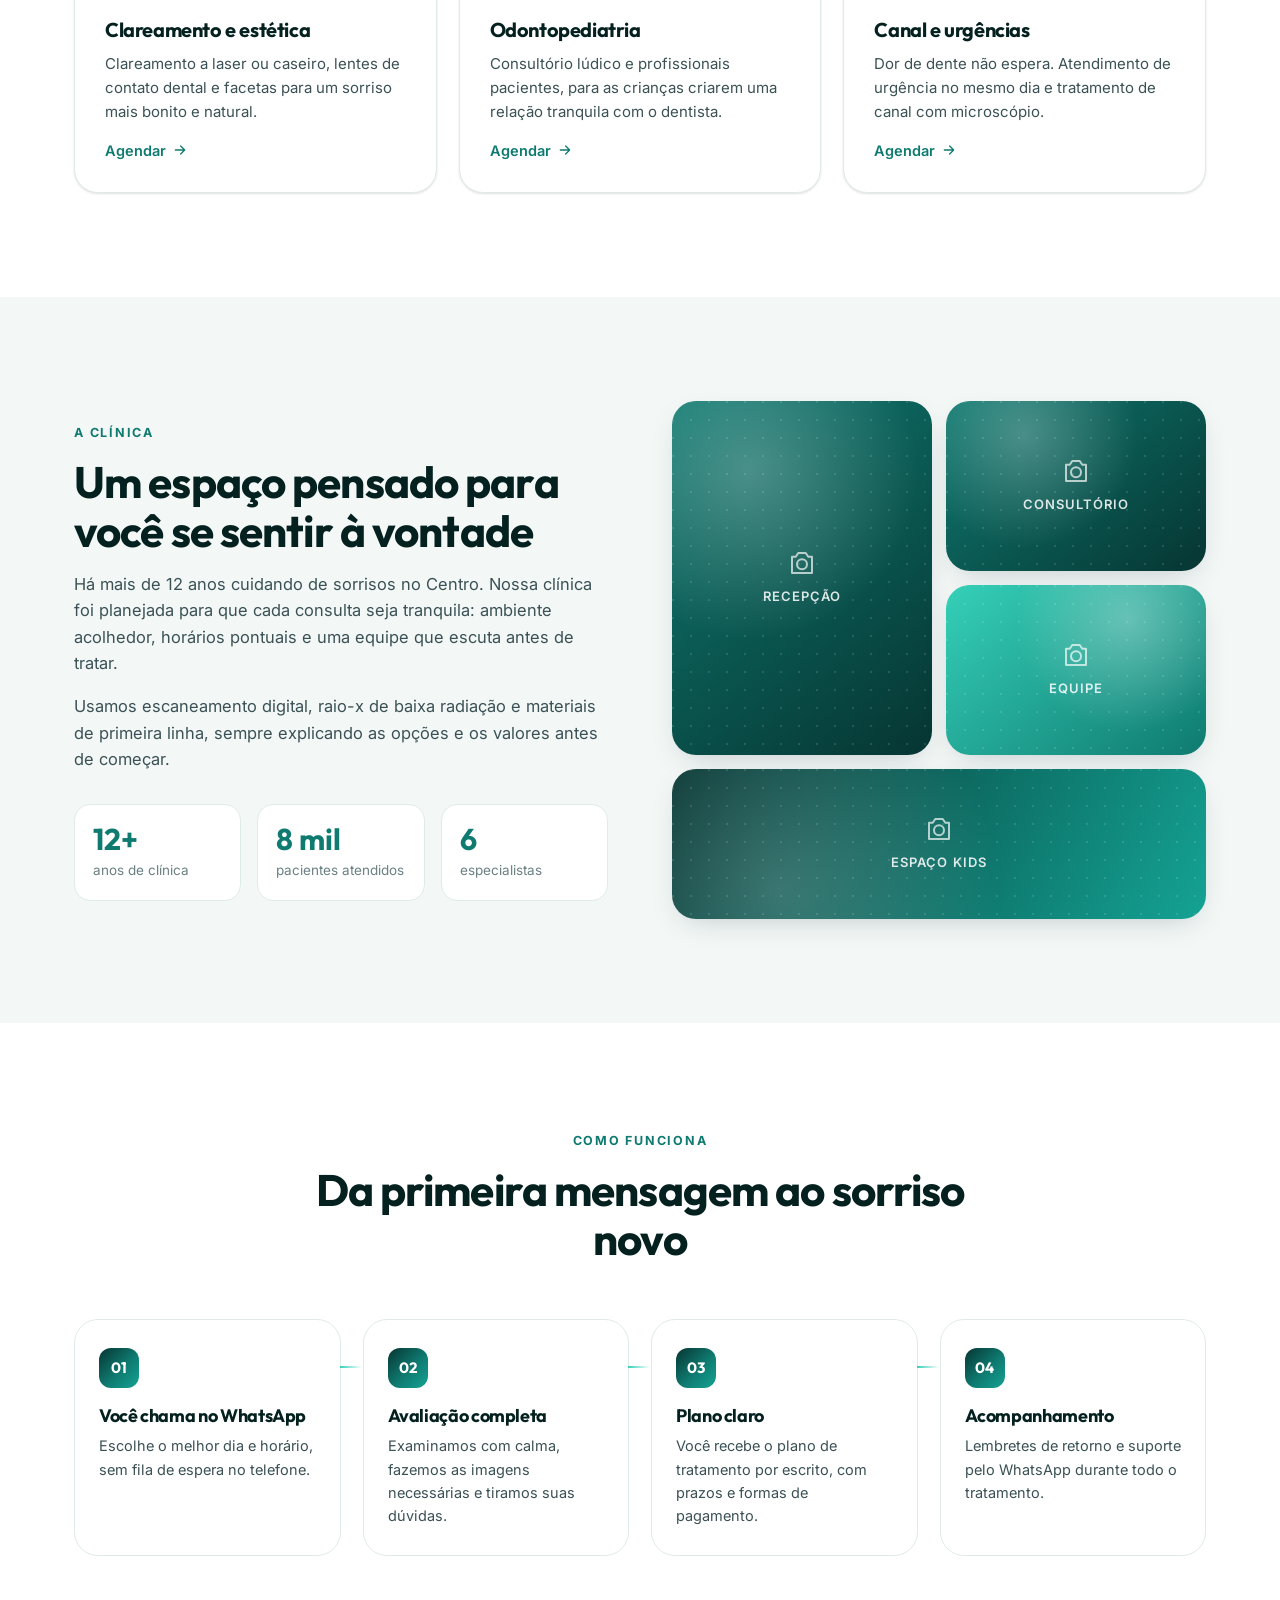
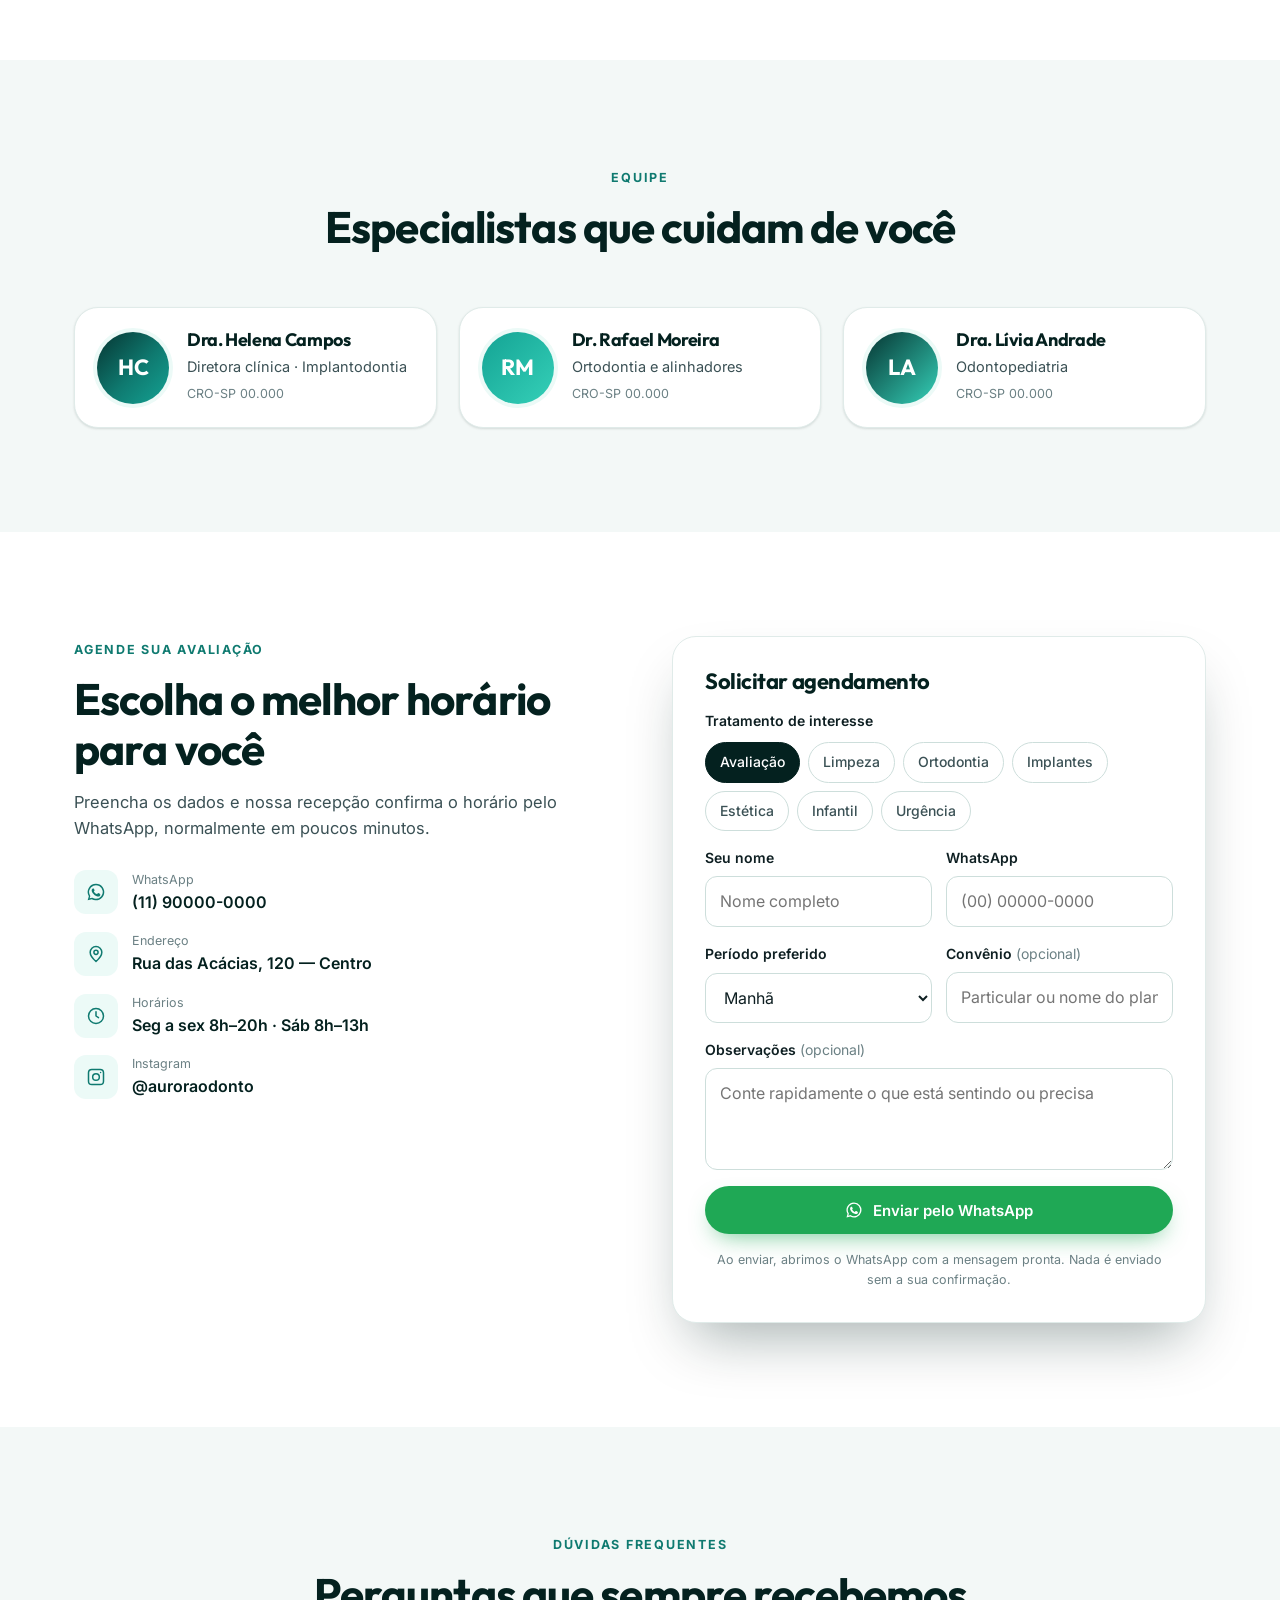
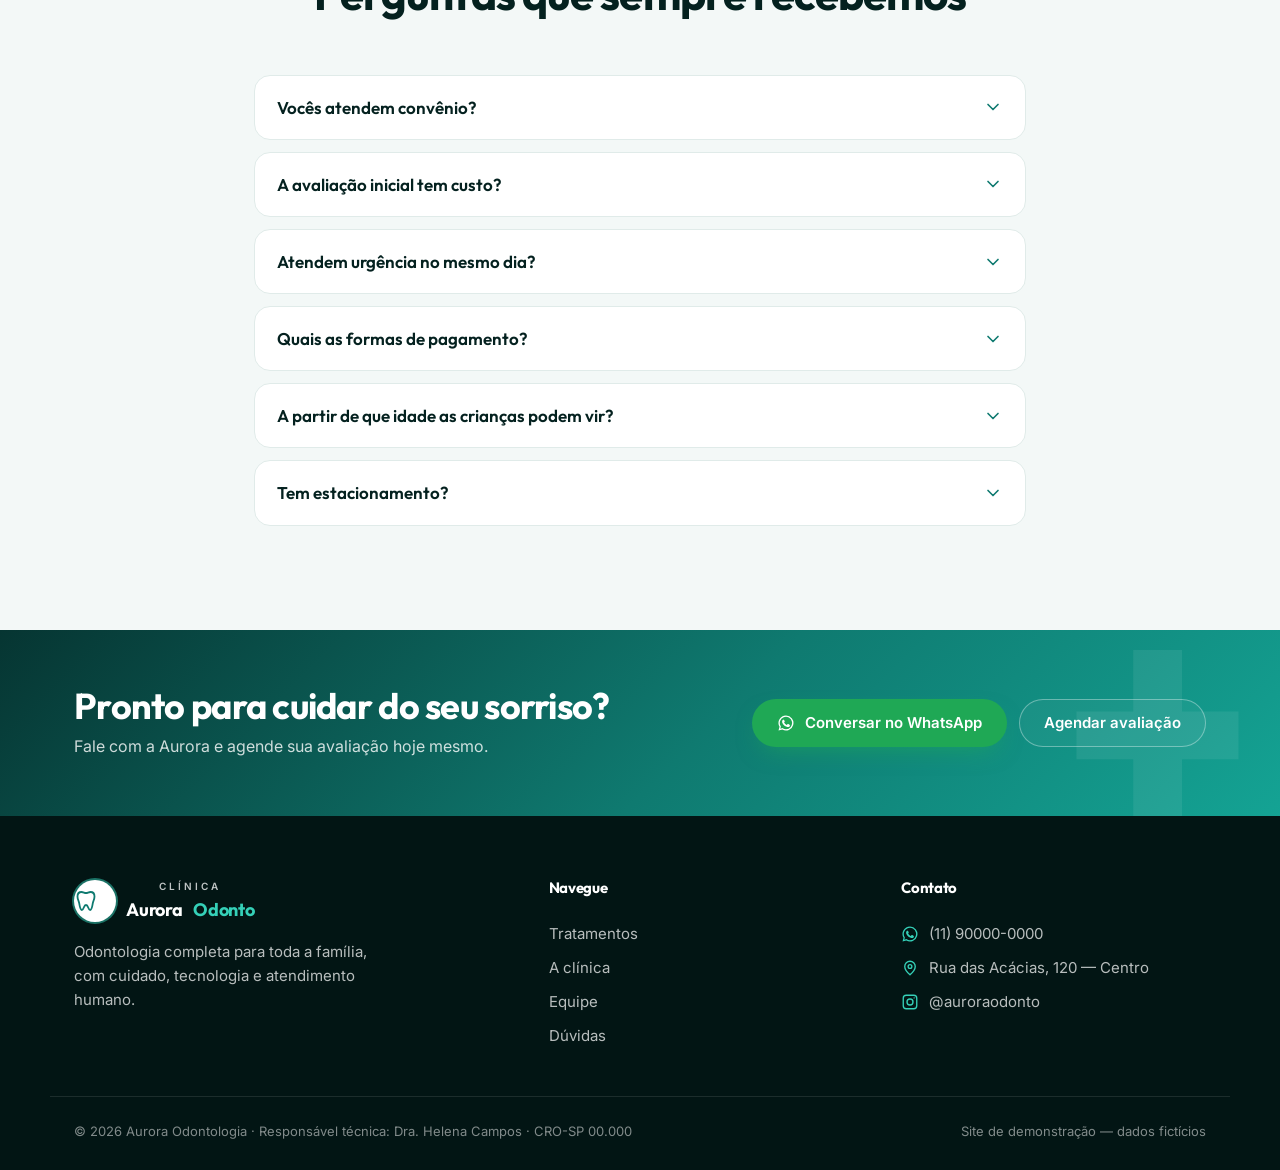
<file: sites/odonto/index.html>
<!doctype html>
<html lang="pt-BR">
<head>
  <meta charset="utf-8">
  <meta name="viewport" content="width=device-width, initial-scale=1">
  <title>Aurora Odontologia — Seu sorriso em boas mãos</title>
  <meta name="description" content="Clínica odontológica completa: clínico geral, ortodontia, implantes, clareamento e odontopediatria. Agende sua avaliação pelo WhatsApp.">
  <!-- Site de demonstração: não indexar nos buscadores -->
  <meta name="robots" content="noindex, nofollow">
  <meta name="theme-color" content="#04211f">
  <link rel="icon" href="data:image/svg+xml,%3Csvg xmlns='http://www.w3.org/2000/svg' viewBox='0 0 64 64'%3E%3Ccircle cx='32' cy='32' r='32' fill='%2304211f'/%3E%3Cpath fill='%2335d0b8' d='M22 16c-6 0-10 5-10 11 0 7 3 10 4 17 1 5 2 8 5 8 4 0 4-9 11-9s7 9 11 9c3 0 4-3 5-8 1-7 4-10 4-17 0-6-4-11-10-11-4 0-6 2-10 2s-6-2-10-2z'/%3E%3C/svg%3E">
  <link rel="preconnect" href="https://fonts.googleapis.com">
  <link rel="preconnect" href="https://fonts.gstatic.com" crossorigin>
  <link href="https://fonts.googleapis.com/css2?family=Inter:wght@400;500;600;700&family=Outfit:wght@500;600;700;800&display=swap" rel="stylesheet">
  <link rel="stylesheet" href="css/styles.css">
</head>
<body>

<!-- SVG sprite de ícones -->
<svg width="0" height="0" style="position:absolute" aria-hidden="true">
  <defs>
    <symbol id="i-tooth" viewBox="0 0 24 24"><path fill="none" stroke="currentColor" stroke-width="1.8" stroke-linecap="round" stroke-linejoin="round" d="M7.5 3C5 3 3.5 5 3.5 7.5c0 3 1.3 4.2 1.8 7.2.4 2.5.9 6.3 2.6 6.3 2 0 1.6-5 4.1-5s2.1 5 4.1 5c1.7 0 2.2-3.8 2.6-6.3.5-3 1.8-4.2 1.8-7.2C20.5 5 19 3 16.5 3 14.6 3 13.6 4 12 4s-2.6-1-4.5-1z"/></symbol>
    <symbol id="i-sparkle" viewBox="0 0 24 24"><path fill="none" stroke="currentColor" stroke-width="1.8" stroke-linecap="round" stroke-linejoin="round" d="M12 3l1.8 5.2L19 10l-5.2 1.8L12 17l-1.8-5.2L5 10l5.2-1.8L12 3zM19 16l.7 2 2 .7-2 .7-.7 2-.7-2-2-.7 2-.7.7-2z"/></symbol>
    <symbol id="i-align" viewBox="0 0 24 24"><path fill="none" stroke="currentColor" stroke-width="1.8" stroke-linecap="round" stroke-linejoin="round" d="M3 12h18M6 8v8M10 8v8M14 8v8M18 8v8"/></symbol>
    <symbol id="i-implant" viewBox="0 0 24 24"><path fill="none" stroke="currentColor" stroke-width="1.8" stroke-linecap="round" stroke-linejoin="round" d="M7 3h10l-1 4H8L7 3zM9 7v2h6V7M9.5 11h5M10 14h4M10.5 17h3M11 20h2"/></symbol>
    <symbol id="i-child" viewBox="0 0 24 24"><path fill="none" stroke="currentColor" stroke-width="1.8" stroke-linecap="round" stroke-linejoin="round" d="M12 8a3 3 0 100-6 3 3 0 000 6zM7 22v-6l-2-1 2-5h10l2 5-2 1v6M10 22v-4M14 22v-4"/></symbol>
    <symbol id="i-shield" viewBox="0 0 24 24"><path fill="none" stroke="currentColor" stroke-width="1.8" stroke-linecap="round" stroke-linejoin="round" d="M12 3l8 3v6c0 5-3.5 8-8 9-4.5-1-8-4-8-9V6l8-3z M9 12l2 2 4-4"/></symbol>
    <symbol id="i-card" viewBox="0 0 24 24"><path fill="none" stroke="currentColor" stroke-width="1.8" stroke-linecap="round" stroke-linejoin="round" d="M3 6h18v12H3zM3 10h18M7 15h4"/></symbol>
    <symbol id="i-clock" viewBox="0 0 24 24"><path fill="none" stroke="currentColor" stroke-width="1.8" stroke-linecap="round" stroke-linejoin="round" d="M12 21a9 9 0 100-18 9 9 0 000 18zM12 7v5l3 2"/></symbol>
    <symbol id="i-heart" viewBox="0 0 24 24"><path fill="none" stroke="currentColor" stroke-width="1.8" stroke-linecap="round" stroke-linejoin="round" d="M12 20s-7-4.5-7-10a4 4 0 017-2.6A4 4 0 0119 10c0 5.5-7 10-7 10z"/></symbol>
    <symbol id="i-root" viewBox="0 0 24 24"><path fill="none" stroke="currentColor" stroke-width="1.8" stroke-linecap="round" stroke-linejoin="round" d="M6 3h12c0 4-1 6-2 7l-1 11-3-6-3 6-1-11c-1-1-2-3-2-7z"/></symbol>
    <symbol id="i-arrow" viewBox="0 0 24 24"><path fill="none" stroke="currentColor" stroke-width="2" stroke-linecap="round" stroke-linejoin="round" d="M5 12h14M13 6l6 6-6 6"/></symbol>
    <symbol id="i-chev" viewBox="0 0 24 24"><path fill="none" stroke="currentColor" stroke-width="2" stroke-linecap="round" stroke-linejoin="round" d="M6 9l6 6 6-6"/></symbol>
    <symbol id="i-pin" viewBox="0 0 24 24"><path fill="none" stroke="currentColor" stroke-width="1.8" stroke-linecap="round" stroke-linejoin="round" d="M12 21s-7-6-7-11a7 7 0 0114 0c0 5-7 11-7 11zM12 12.5a2.5 2.5 0 100-5 2.5 2.5 0 000 5z"/></symbol>
    <symbol id="i-phone" viewBox="0 0 24 24"><path fill="none" stroke="currentColor" stroke-width="1.8" stroke-linecap="round" stroke-linejoin="round" d="M5 4h4l2 5-2.5 1.5a11 11 0 005 5L15 13l5 2v4a2 2 0 01-2 2A16 16 0 013 6a2 2 0 012-2z"/></symbol>
    <symbol id="i-insta" viewBox="0 0 24 24"><path fill="none" stroke="currentColor" stroke-width="1.8" stroke-linecap="round" stroke-linejoin="round" d="M7 3h10a4 4 0 014 4v10a4 4 0 01-4 4H7a4 4 0 01-4-4V7a4 4 0 014-4zM12 16a4 4 0 100-8 4 4 0 000 8zM17.5 6.5h.01"/></symbol>
    <symbol id="i-star" viewBox="0 0 24 24"><path fill="currentColor" d="M12 2.8l2.8 5.8 6.3.9-4.6 4.4 1.1 6.3L12 17.2l-5.6 3 1.1-6.3L2.9 9.5l6.3-.9L12 2.8z"/></symbol>
    <symbol id="i-camera" viewBox="0 0 24 24"><path fill="none" stroke="currentColor" stroke-width="1.6" stroke-linecap="round" stroke-linejoin="round" d="M4 7h3l2-3h6l2 3h3v13H4zM12 17a4 4 0 100-8 4 4 0 000 8z"/></symbol>
    <symbol id="i-whats" viewBox="0 0 24 24"><path fill="currentColor" d="M12 2a10 10 0 00-8.6 15.1L2 22l5-1.3A10 10 0 1012 2zm0 18.2c-1.5 0-3-.4-4.3-1.2l-.3-.2-3 .8.8-2.9-.2-.3A8.2 8.2 0 1112 20.2zm4.5-6.1c-.2-.1-1.5-.7-1.7-.8-.2-.1-.4-.1-.6.1l-.8 1c-.1.2-.3.2-.5.1a6.7 6.7 0 01-3.3-2.9c-.3-.4.3-.4.7-1.3.1-.2 0-.3 0-.4l-.8-1.8c-.2-.5-.4-.4-.6-.4h-.5c-.2 0-.4.1-.7.3-.2.3-.9.9-.9 2.2s.9 2.5 1 2.7c.1.2 1.8 2.8 4.4 3.9 1.6.7 2.3.8 3.1.6.5-.1 1.5-.6 1.7-1.2.2-.6.2-1.1.2-1.2-.1-.1-.3-.2-.5-.3z"/></symbol>
  </defs>
</svg>

<a class="skip" href="#conteudo">Pular para o conteúdo</a>

<!-- ================= HEADER ================= -->
<header class="header" id="topo">
  <div class="container header__inner">
    <a href="#topo" class="brand" aria-label="Aurora Odontologia — início">
      <span class="brand__mark"><svg><use href="#i-tooth"/></svg></span>
      <span class="brand__text"><small>Clínica</small><span>Aurora <em>Odonto</em></span></span>
    </a>
    <nav class="nav" id="nav" aria-label="Principal">
      <a href="#tratamentos">Tratamentos</a>
      <a href="#clinica">A clínica</a>
      <a href="#equipe">Equipe</a>
      <a href="#duvidas">Dúvidas</a>
      <a href="#agendar" class="btn btn--sm btn--ghost nav__cta">Agendar avaliação</a>
    </nav>
    <button class="burger" id="burger" aria-label="Abrir menu" aria-expanded="false" aria-controls="nav"><span></span><span></span><span></span></button>
  </div>
</header>

<main id="conteudo">

<!-- ================= HERO ================= -->
<section class="hero">
  <div class="hero__bg" aria-hidden="true"></div>
  <div class="container hero__grid">
    <div class="hero__copy">
      <p class="eyebrow eyebrow--light"><span class="dot"></span>Odontologia completa no Centro</p>
      <h1>Seu sorriso em <span class="grad">boas mãos</span>, do check-up ao implante.</h1>
      <p class="hero__lead">Atendimento sem pressa, tecnologia de ponta e uma equipe que explica cada etapa do seu tratamento. Para toda a família, do primeiro dentinho ao sorriso novo.</p>
      <div class="hero__actions">
        <a href="#agendar" class="btn btn--primary">Agendar avaliação <svg><use href="#i-arrow"/></svg></a>
        <a href="#tratamentos" class="btn btn--outline-light">Ver tratamentos</a>
      </div>
      <ul class="hero__perks">
        <li><svg><use href="#i-clock"/></svg>Urgência no mesmo dia</li>
        <li><svg><use href="#i-card"/></svg>Parcelamento em até 12x</li>
        <li><svg><use href="#i-shield"/></svg>Biossegurança certificada</li>
      </ul>
    </div>

    <div class="hero__visual" aria-hidden="true">
      <div class="orb">
        <div class="orb__ring"></div>
        <div class="orb__core">
          <svg class="orb__icon"><use href="#i-tooth"/></svg>
          <span class="orb__name">AURORA</span>
          <span class="orb__sub">ODONTOLOGIA</span>
        </div>
      </div>
      <div class="float float--a">
        <span class="float__icon"><svg><use href="#i-shield"/></svg></span>
        <div><strong>Escaneamento digital</strong><small>Sem moldagem com massa</small></div>
      </div>
      <div class="float float--b">
        <span class="float__icon float__icon--green"><svg><use href="#i-sparkle"/></svg></span>
        <div><strong>Avaliação inicial</strong><small>Sem compromisso</small></div>
      </div>
    </div>
  </div>

  <div class="marquee" aria-label="Especialidades">
    <div class="marquee__track">
      <span>Clínico geral</span><i>+</i><span>Ortodontia</span><i>+</i><span>Implantes</span><i>+</i><span>Clareamento</span><i>+</i><span>Lentes de contato dental</span><i>+</i><span>Odontopediatria</span><i>+</i><span>Canal</span><i>+</i><span>Periodontia</span><i>+</i>
      <span aria-hidden="true">Clínico geral</span><i>+</i><span aria-hidden="true">Ortodontia</span><i>+</i><span aria-hidden="true">Implantes</span><i>+</i><span aria-hidden="true">Clareamento</span><i>+</i><span aria-hidden="true">Lentes de contato dental</span><i>+</i><span aria-hidden="true">Odontopediatria</span><i>+</i><span aria-hidden="true">Canal</span><i>+</i><span aria-hidden="true">Periodontia</span><i>+</i>
    </div>
  </div>
</section>

<!-- ================= TRATAMENTOS ================= -->
<section class="section" id="tratamentos">
  <div class="container">
    <div class="section__head reveal">
      <p class="eyebrow">Tratamentos</p>
      <h2>Tudo o que o seu sorriso precisa, em um só lugar</h2>
      <p>Especialistas de cada área trabalhando juntos, para você não precisar ir de clínica em clínica.</p>
    </div>

    <div class="cards">
      <article class="card reveal">
        <span class="card__icon"><svg><use href="#i-tooth"/></svg></span>
        <h3>Clínico geral e prevenção</h3>
        <p>Limpeza, restaurações e check-up completo para manter seus dentes saudáveis por muito mais tempo.</p>
        <a href="#agendar" data-tratamento="Clínico geral" class="card__link">Agendar <svg><use href="#i-arrow"/></svg></a>
      </article>
      <article class="card reveal">
        <span class="card__icon"><svg><use href="#i-align"/></svg></span>
        <h3>Ortodontia e alinhadores</h3>
        <p>Aparelho fixo, estético ou alinhadores transparentes, com planejamento digital do seu sorriso.</p>
        <a href="#agendar" data-tratamento="Ortodontia" class="card__link">Agendar <svg><use href="#i-arrow"/></svg></a>
      </article>
      <article class="card reveal">
        <span class="card__icon"><svg><use href="#i-implant"/></svg></span>
        <h3>Implantes dentários</h3>
        <p>Recupere a mastigação e a confiança para sorrir, com implantes de marcas reconhecidas e garantia.</p>
        <a href="#agendar" data-tratamento="Implantes" class="card__link">Agendar <svg><use href="#i-arrow"/></svg></a>
      </article>
      <article class="card reveal">
        <span class="card__icon"><svg><use href="#i-sparkle"/></svg></span>
        <h3>Clareamento e estética</h3>
        <p>Clareamento a laser ou caseiro, lentes de contato dental e facetas para um sorriso mais bonito e natural.</p>
        <a href="#agendar" data-tratamento="Clareamento e estética" class="card__link">Agendar <svg><use href="#i-arrow"/></svg></a>
      </article>
      <article class="card reveal">
        <span class="card__icon"><svg><use href="#i-child"/></svg></span>
        <h3>Odontopediatria</h3>
        <p>Consultório lúdico e profissionais pacientes, para as crianças criarem uma relação tranquila com o dentista.</p>
        <a href="#agendar" data-tratamento="Odontopediatria" class="card__link">Agendar <svg><use href="#i-arrow"/></svg></a>
      </article>
      <article class="card reveal">
        <span class="card__icon"><svg><use href="#i-root"/></svg></span>
        <h3>Canal e urgências</h3>
        <p>Dor de dente não espera. Atendimento de urgência no mesmo dia e tratamento de canal com microscópio.</p>
        <a href="#agendar" data-tratamento="Urgência" class="card__link">Agendar <svg><use href="#i-arrow"/></svg></a>
      </article>
    </div>
  </div>
</section>

<!-- ================= A CLÍNICA ================= -->
<section class="section section--soft" id="clinica">
  <div class="container split">
    <div class="split__copy reveal">
      <p class="eyebrow">A clínica</p>
      <h2>Um espaço pensado para você se sentir à vontade</h2>
      <p>Há mais de 12 anos cuidando de sorrisos no Centro. Nossa clínica foi planejada para que cada consulta seja tranquila: ambiente acolhedor, horários pontuais e uma equipe que escuta antes de tratar.</p>
      <p>Usamos escaneamento digital, raio-x de baixa radiação e materiais de primeira linha, sempre explicando as opções e os valores antes de começar.</p>
      <dl class="stats">
        <div><dt>12+</dt><dd>anos de clínica</dd></div>
        <div><dt>8 mil</dt><dd>pacientes atendidos</dd></div>
        <div><dt>6</dt><dd>especialistas</dd></div>
      </dl>
    </div>
    <div class="mosaic reveal" aria-label="Fotos da clínica">
      <figure class="ph ph--tall"><svg><use href="#i-camera"/></svg><figcaption>Recepção</figcaption></figure>
      <figure class="ph"><svg><use href="#i-camera"/></svg><figcaption>Consultório</figcaption></figure>
      <figure class="ph ph--alt"><svg><use href="#i-camera"/></svg><figcaption>Equipe</figcaption></figure>
      <figure class="ph ph--wide"><svg><use href="#i-camera"/></svg><figcaption>Espaço kids</figcaption></figure>
    </div>
  </div>
</section>

<!-- ================= COMO FUNCIONA ================= -->
<section class="section">
  <div class="container">
    <div class="section__head reveal">
      <p class="eyebrow">Como funciona</p>
      <h2>Da primeira mensagem ao sorriso novo</h2>
    </div>
    <ol class="steps">
      <li class="reveal"><span>01</span><h3>Você chama no WhatsApp</h3><p>Escolhe o melhor dia e horário, sem fila de espera no telefone.</p></li>
      <li class="reveal"><span>02</span><h3>Avaliação completa</h3><p>Examinamos com calma, fazemos as imagens necessárias e tiramos suas dúvidas.</p></li>
      <li class="reveal"><span>03</span><h3>Plano claro</h3><p>Você recebe o plano de tratamento por escrito, com prazos e formas de pagamento.</p></li>
      <li class="reveal"><span>04</span><h3>Acompanhamento</h3><p>Lembretes de retorno e suporte pelo WhatsApp durante todo o tratamento.</p></li>
    </ol>
  </div>
</section>

<!-- ================= EQUIPE ================= -->
<section class="section section--soft" id="equipe">
  <div class="container">
    <div class="section__head reveal">
      <p class="eyebrow">Equipe</p>
      <h2>Especialistas que cuidam de você</h2>
    </div>
    <div class="team">
      <article class="member reveal">
        <span class="avatar">HC</span>
        <div><h3>Dra. Helena Campos</h3><p>Diretora clínica · Implantodontia</p><small>CRO-SP 00.000</small></div>
      </article>
      <article class="member reveal">
        <span class="avatar avatar--b">RM</span>
        <div><h3>Dr. Rafael Moreira</h3><p>Ortodontia e alinhadores</p><small>CRO-SP 00.000</small></div>
      </article>
      <article class="member reveal">
        <span class="avatar avatar--c">LA</span>
        <div><h3>Dra. Lívia Andrade</h3><p>Odontopediatria</p><small>CRO-SP 00.000</small></div>
      </article>
    </div>
  </div>
</section>


<!-- ================= AGENDAR ================= -->
<section class="section" id="agendar">
  <div class="container split split--form">
    <div class="split__copy reveal">
      <p class="eyebrow">Agende sua avaliação</p>
      <h2>Escolha o melhor horário para você</h2>
      <p>Preencha os dados e nossa recepção confirma o horário pelo WhatsApp, normalmente em poucos minutos.</p>
      <ul class="contact">
        <li><span><svg><use href="#i-whats"/></svg></span><div><small>WhatsApp</small><a data-wa href="#">(11) 90000-0000</a></div></li>
        <li><span><svg><use href="#i-pin"/></svg></span><div><small>Endereço</small><strong>Rua das Acácias, 120 — Centro</strong></div></li>
        <li><span><svg><use href="#i-clock"/></svg></span><div><small>Horários</small><strong>Seg a sex 8h–20h · Sáb 8h–13h</strong></div></li>
        <li><span><svg><use href="#i-insta"/></svg></span><div><small>Instagram</small><strong>@auroraodonto</strong></div></li>
      </ul>
    </div>

    <form class="form reveal" id="form" novalidate>
      <h3>Solicitar agendamento</h3>
      <fieldset class="chips">
        <legend>Tratamento de interesse</legend>
        <label><input type="radio" name="tratamento" value="Avaliação geral" checked><span>Avaliação</span></label>
        <label><input type="radio" name="tratamento" value="Clínico geral"><span>Limpeza</span></label>
        <label><input type="radio" name="tratamento" value="Ortodontia"><span>Ortodontia</span></label>
        <label><input type="radio" name="tratamento" value="Implantes"><span>Implantes</span></label>
        <label><input type="radio" name="tratamento" value="Clareamento e estética"><span>Estética</span></label>
        <label><input type="radio" name="tratamento" value="Odontopediatria"><span>Infantil</span></label>
        <label><input type="radio" name="tratamento" value="Urgência"><span>Urgência</span></label>
      </fieldset>
      <div class="row">
        <label class="field"><span>Seu nome</span><input name="nome" required autocomplete="name" placeholder="Nome completo"></label>
        <label class="field"><span>WhatsApp</span><input name="fone" required inputmode="tel" autocomplete="tel" placeholder="(00) 00000-0000"></label>
      </div>
      <div class="row">
        <label class="field"><span>Período preferido</span>
          <select name="periodo"><option>Manhã</option><option>Tarde</option><option>Noite</option><option>Sábado</option></select>
        </label>
        <label class="field"><span>Convênio <em>(opcional)</em></span><input name="convenio" placeholder="Particular ou nome do plano"></label>
      </div>
      <label class="field"><span>Observações <em>(opcional)</em></span><textarea name="obs" rows="3" placeholder="Conte rapidamente o que está sentindo ou precisa"></textarea></label>
      <p class="form__error" id="formError" role="alert" hidden>Preencha seu nome e um WhatsApp válido.</p>
      <button class="btn btn--whats btn--block" type="submit"><svg><use href="#i-whats"/></svg>Enviar pelo WhatsApp</button>
      <p class="form__note">Ao enviar, abrimos o WhatsApp com a mensagem pronta. Nada é enviado sem a sua confirmação.</p>
    </form>
  </div>
</section>

<!-- ================= DÚVIDAS ================= -->
<section class="section section--soft" id="duvidas">
  <div class="container container--narrow">
    <div class="section__head reveal">
      <p class="eyebrow">Dúvidas frequentes</p>
      <h2>Perguntas que sempre recebemos</h2>
    </div>
    <div class="faq">
      <details class="reveal"><summary>Vocês atendem convênio?<svg><use href="#i-chev"/></svg></summary><p>Atendemos os principais planos odontológicos e também particular. Informe seu convênio no agendamento e confirmamos a cobertura antes da consulta.</p></details>
      <details class="reveal"><summary>A avaliação inicial tem custo?<svg><use href="#i-chev"/></svg></summary><p>A primeira avaliação é sem compromisso. Você sai com o diagnóstico e o plano de tratamento por escrito, e decide com calma.</p></details>
      <details class="reveal"><summary>Atendem urgência no mesmo dia?<svg><use href="#i-chev"/></svg></summary><p>Sim. Em casos de dor, inchaço ou dente quebrado, chame no WhatsApp e encaixamos você no mesmo dia, sempre que possível.</p></details>
      <details class="reveal"><summary>Quais as formas de pagamento?<svg><use href="#i-chev"/></svg></summary><p>Pix, débito e cartão de crédito em até 12x. Para tratamentos mais longos, montamos um plano de pagamento junto com você.</p></details>
      <details class="reveal"><summary>A partir de que idade as crianças podem vir?<svg><use href="#i-chev"/></svg></summary><p>A primeira consulta é recomendada quando nasce o primeiro dentinho, por volta dos 6 meses. Quanto antes, mais tranquila fica a relação com o dentista.</p></details>
      <details class="reveal"><summary>Tem estacionamento?<svg><use href="#i-chev"/></svg></summary><p>Temos convênio com o estacionamento ao lado da clínica, com a primeira hora por nossa conta.</p></details>
    </div>
  </div>
</section>

<!-- ================= CTA ================= -->
<section class="cta">
  <div class="container cta__inner">
    <div>
      <h2>Pronto para cuidar do seu sorriso?</h2>
      <p>Fale com a Aurora e agende sua avaliação hoje mesmo.</p>
    </div>
    <div class="cta__actions">
      <a data-wa href="#" class="btn btn--whats" target="_blank" rel="noopener"><svg><use href="#i-whats"/></svg>Conversar no WhatsApp</a>
      <a href="#agendar" class="btn btn--outline-light">Agendar avaliação</a>
    </div>
  </div>
</section>

</main>

<!-- ================= FOOTER ================= -->
<footer class="footer">
  <div class="container footer__grid">
    <div>
      <a href="#topo" class="brand brand--light">
        <span class="brand__mark"><svg><use href="#i-tooth"/></svg></span>
        <span class="brand__text"><small>Clínica</small><span>Aurora <em>Odonto</em></span></span>
      </a>
      <p>Odontologia completa para toda a família, com cuidado, tecnologia e atendimento humano.</p>
    </div>
    <div>
      <h4>Navegue</h4>
      <a href="#tratamentos">Tratamentos</a><a href="#clinica">A clínica</a><a href="#equipe">Equipe</a><a href="#duvidas">Dúvidas</a>
    </div>
    <div>
      <h4>Contato</h4>
      <a data-wa href="#" target="_blank" rel="noopener"><svg><use href="#i-whats"/></svg>(11) 90000-0000</a>
      <span><svg><use href="#i-pin"/></svg>Rua das Acácias, 120 — Centro</span>
      <span><svg><use href="#i-insta"/></svg>@auroraodonto</span>
    </div>
  </div>
  <div class="container footer__bottom">
    <span>© <span id="ano">2026</span> Aurora Odontologia · Responsável técnica: Dra. Helena Campos · CRO-SP 00.000</span>
    <span>Site de demonstração — dados fictícios</span>
  </div>
</footer>

<a class="wa-float" data-wa href="#" target="_blank" rel="noopener" aria-label="Conversar no WhatsApp"><svg><use href="#i-whats"/></svg></a>

<script src="js/app.js"></script>
</body>
</html>
</file>
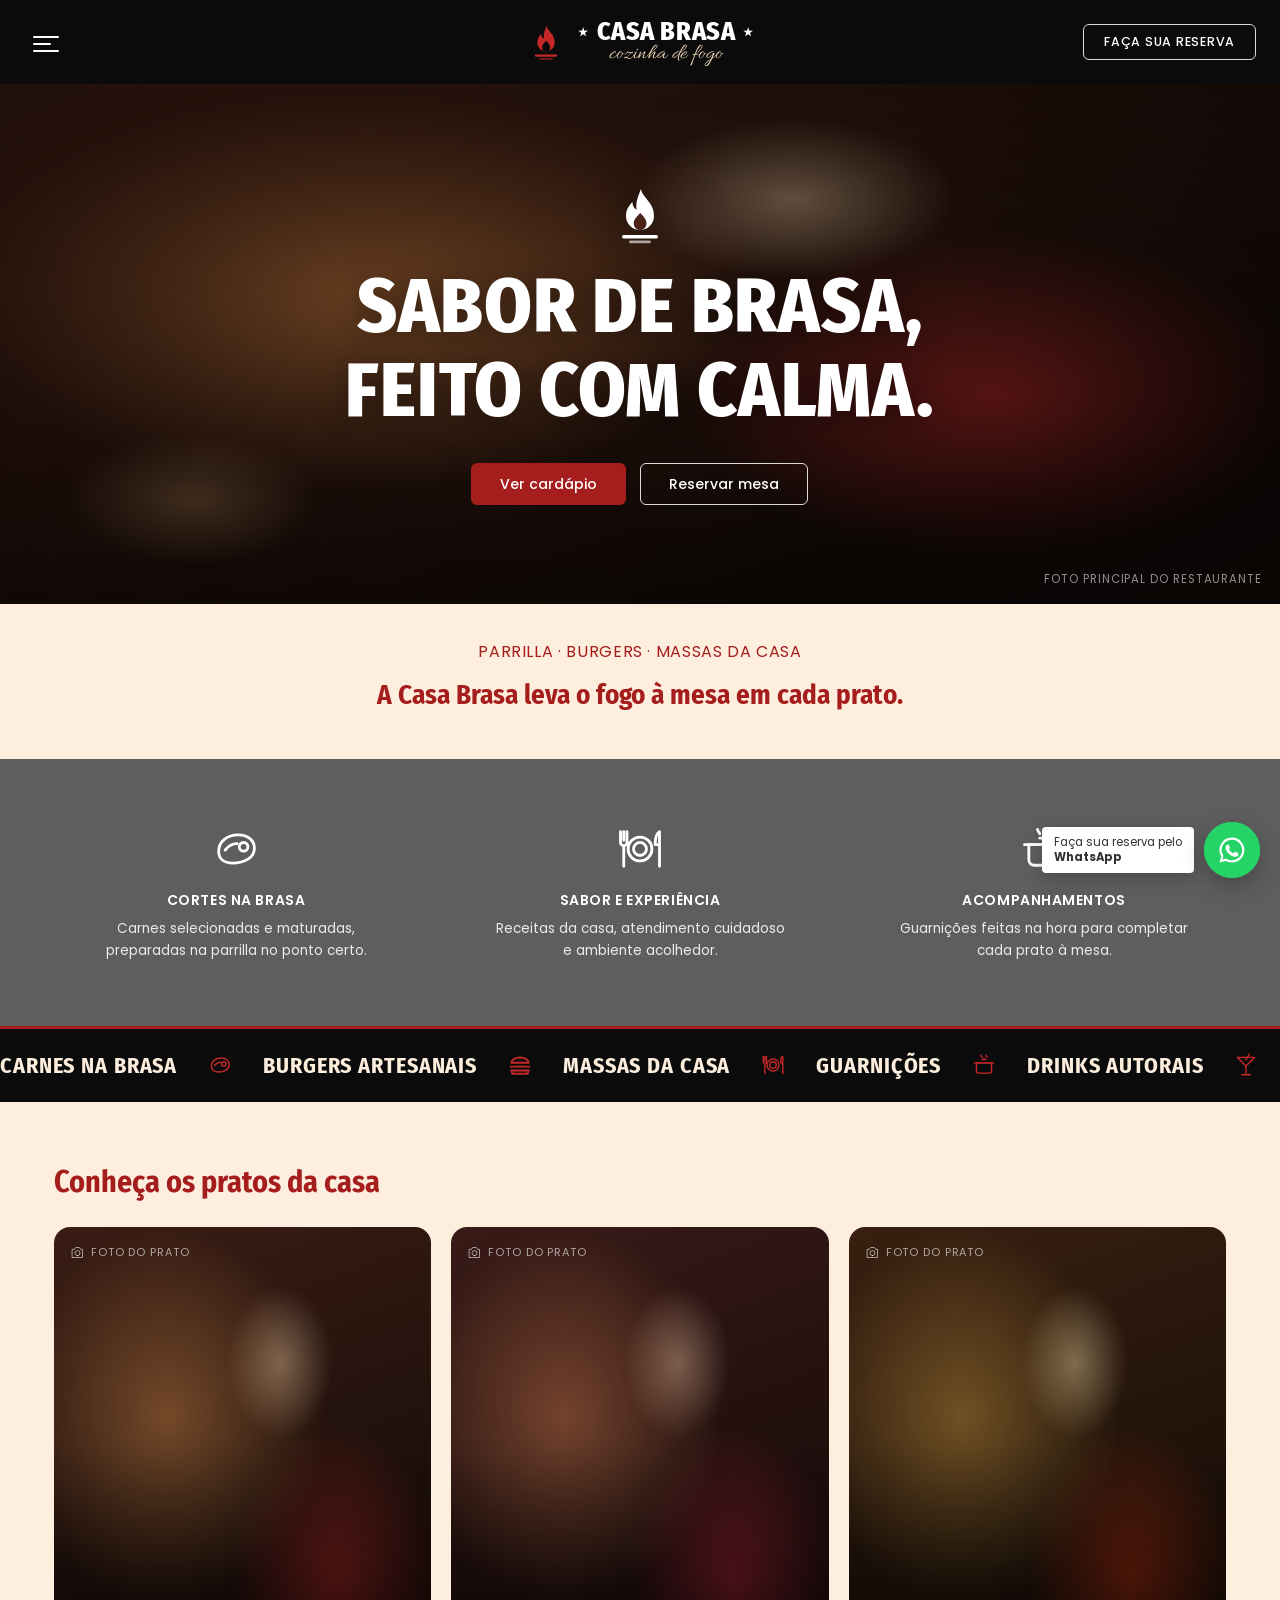
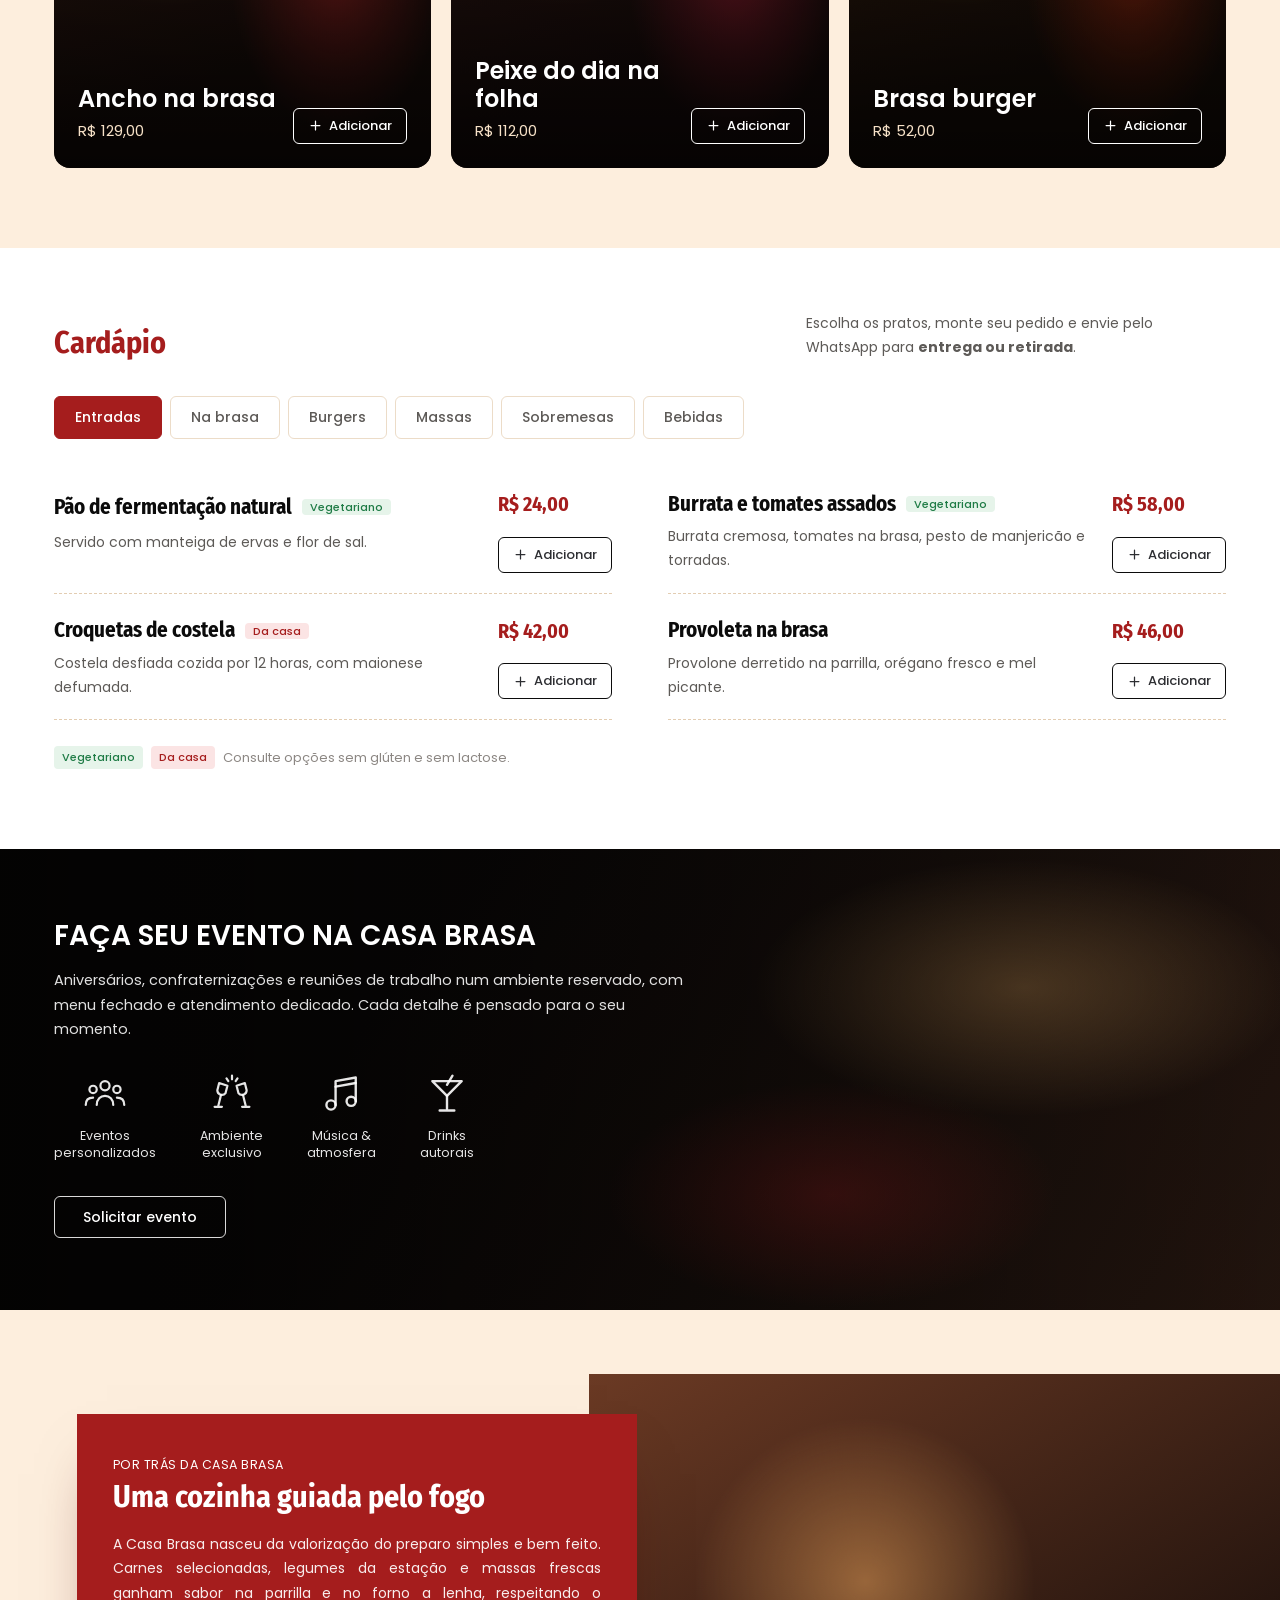
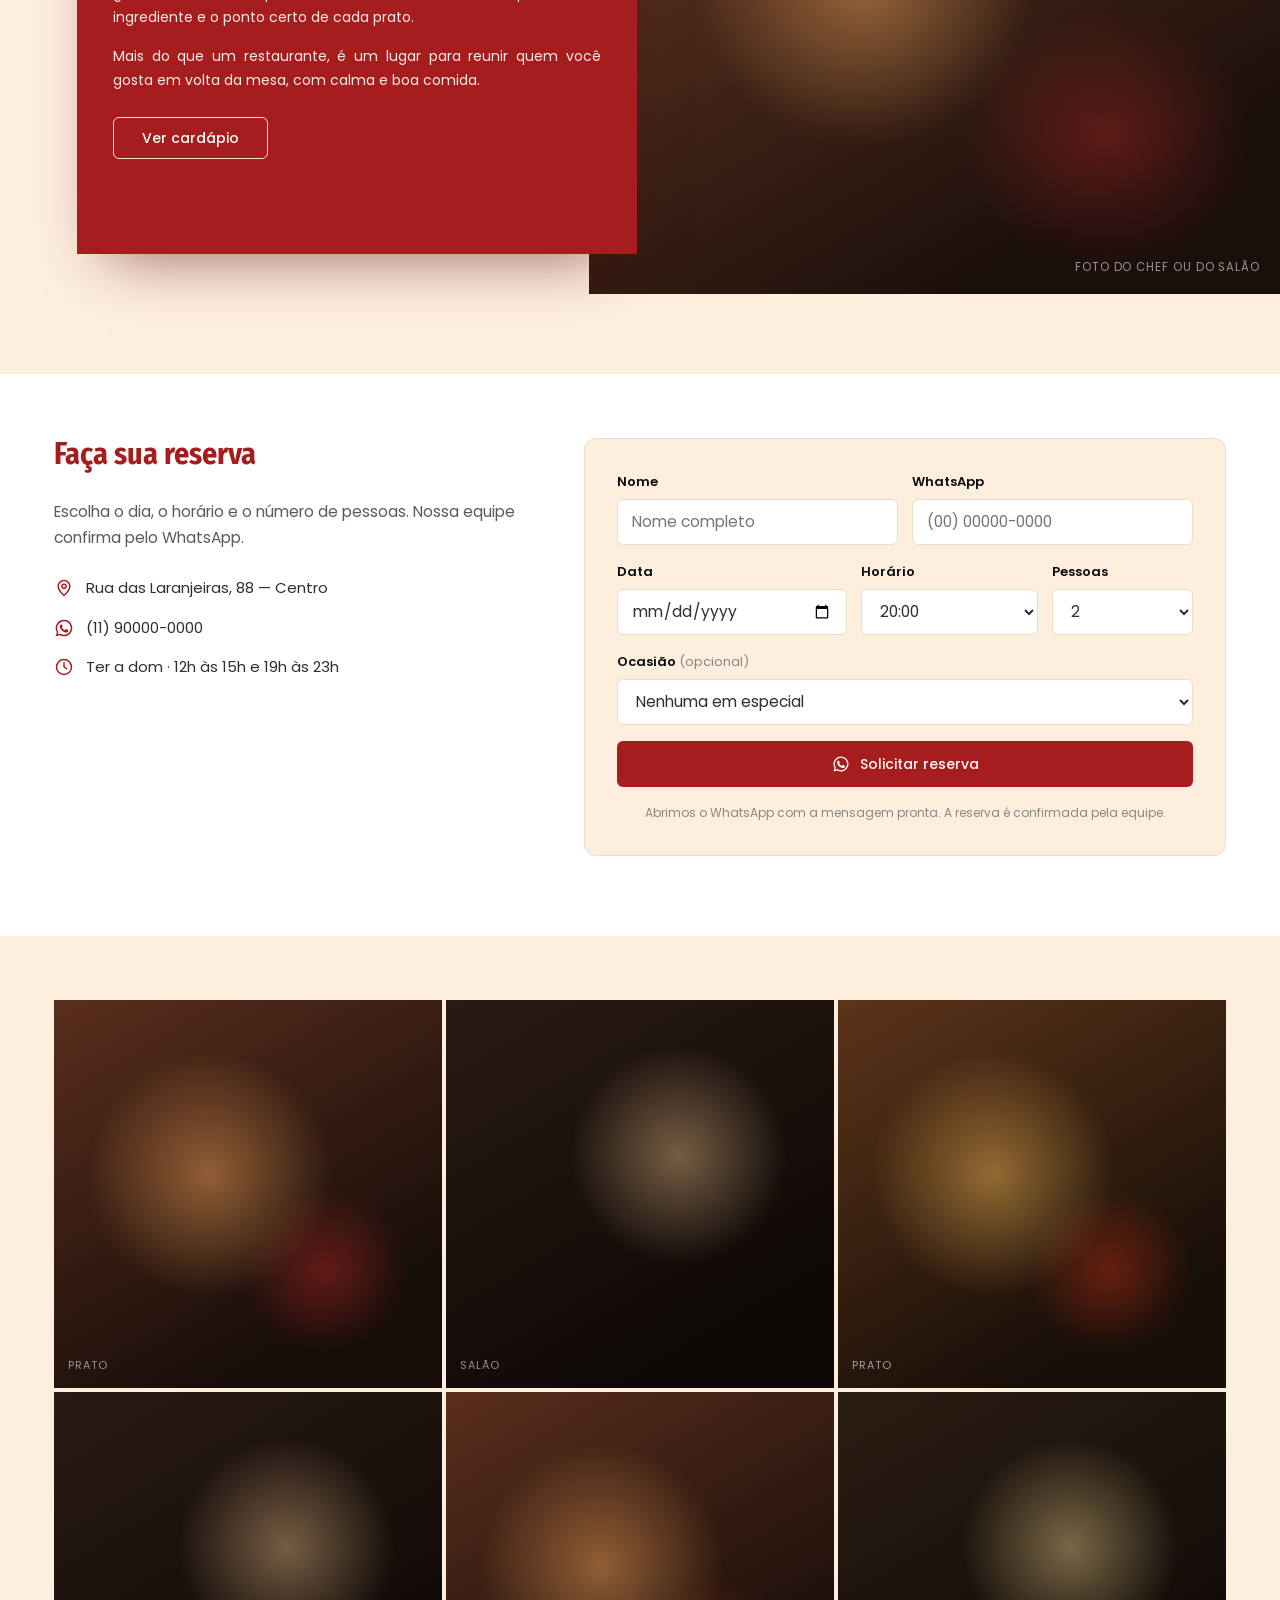
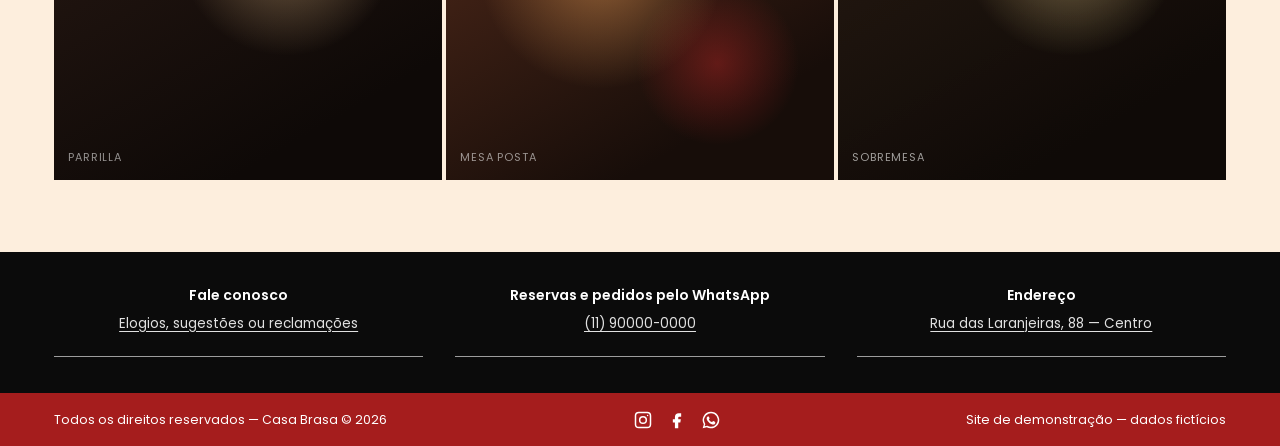
<file: sites/restaurante/index.html>
<!doctype html>
<html lang="pt-BR">
<head>
  <meta charset="utf-8">
  <meta name="viewport" content="width=device-width, initial-scale=1">
  <title>Casa Brasa — Cozinha de fogo</title>
  <meta name="description" content="Carnes na brasa, burgers artesanais e massas da casa. Veja o cardápio, faça seu pedido ou reserve sua mesa pelo WhatsApp.">
  <!-- Site de demonstração: não indexar nos buscadores -->
  <meta name="robots" content="noindex, nofollow">
  <meta name="theme-color" content="#0b0b0b">
  <link rel="icon" href="data:image/svg+xml,%3Csvg xmlns='http://www.w3.org/2000/svg' viewBox='0 0 64 64'%3E%3Crect width='64' height='64' rx='12' fill='%230b0b0b'/%3E%3Cpath fill='%23c62828' d='M33 9c1 8 12 12 12 25a13 13 0 01-26 0c0-6 3-10 6-13 0 4 2 6 4 7-1-7 2-13 4-19z'/%3E%3Cpath fill='%23fdeedd' d='M32 31c3 3 6 6 6 10a6 6 0 01-12 0c0-4 3-6 6-10z'/%3E%3Crect x='18' y='51' width='28' height='3' rx='1.5' fill='%23fdeedd'/%3E%3C/svg%3E">
  <link rel="preconnect" href="https://fonts.googleapis.com">
  <link rel="preconnect" href="https://fonts.gstatic.com" crossorigin>
  <link href="https://fonts.googleapis.com/css2?family=Fira+Sans+Condensed:wght@600;700;800&family=Poppins:wght@300;400;500;600&family=Allura&display=swap" rel="stylesheet">
  <link rel="stylesheet" href="css/styles.css">
</head>
<body>

<svg width="0" height="0" style="position:absolute" aria-hidden="true">
  <defs>
    <!-- Logo: chama sobre a grelha -->
    <symbol id="logo" viewBox="0 0 64 64">
      <path fill="currentColor" d="M33 6c1 8.5 13 13 13 27a14 14 0 01-28 0c0-6.5 3.2-10.6 6.4-14 .2 4.4 2 6.6 4.2 7.6C27.4 19 30.6 12 33 6z"/>
      <path fill="var(--logo-core, #0b0b0b)" d="M32.2 30c3.4 3.4 6.3 6.3 6.3 10.6a6.4 6.4 0 01-12.8 0c0-4 2.9-6.6 6.5-10.6z"/>
      <rect fill="currentColor" x="14" y="52" width="36" height="3.4" rx="1.7"/>
      <rect fill="currentColor" x="21" y="57.5" width="22" height="2.8" rx="1.4" opacity=".6"/>
    </symbol>
    <symbol id="i-steak" viewBox="0 0 48 48"><g fill="none" stroke="currentColor" stroke-width="2.6" stroke-linecap="round" stroke-linejoin="round"><path d="M8 26c0-9 8-15 18-15 9 0 15 5 15 12 0 9-9 14-20 14C13 37 8 33 8 26z"/><circle cx="31" cy="22" r="4"/><path d="M14 25c3-4 7-6 11-6"/></g></symbol>
    <symbol id="i-plate" viewBox="0 0 48 48"><g fill="none" stroke="currentColor" stroke-width="2.6" stroke-linecap="round" stroke-linejoin="round"><circle cx="24" cy="24" r="11"/><circle cx="24" cy="24" r="6"/><path d="M6 8v10a3 3 0 003 3v19M12 8v10a3 3 0 01-3 3M9 8v8"/><path d="M42 40V8c-3 2-4 6-4 12h4"/></g></symbol>
    <symbol id="i-pot" viewBox="0 0 48 48"><g fill="none" stroke="currentColor" stroke-width="2.6" stroke-linecap="round" stroke-linejoin="round"><path d="M10 20h28v14a5 5 0 01-5 5H15a5 5 0 01-5-5z"/><path d="M6 20h36M20 14h8M24 14v-3M18 6c0 2 2 2 2 4M28 6c0 2 2 2 2 4"/></g></symbol>
    <symbol id="i-people" viewBox="0 0 48 48"><g fill="none" stroke="currentColor" stroke-width="2.4" stroke-linecap="round" stroke-linejoin="round"><circle cx="24" cy="15" r="5"/><circle cx="11" cy="19" r="4"/><circle cx="37" cy="19" r="4"/><path d="M15 36c0-6 4-10 9-10s9 4 9 10M3 36c0-5 3-8 8-8M45 36c0-5-3-8-8-8"/></g></symbol>
    <symbol id="i-toast" viewBox="0 0 48 48"><g fill="none" stroke="currentColor" stroke-width="2.4" stroke-linecap="round" stroke-linejoin="round"><path d="M10 12l9 3-2 8a5 5 0 01-9-3zM38 12l-9 3 2 8a5 5 0 009-3z"/><path d="M12 25l-3 12M36 25l3 12M5 38h8M35 38h8M24 4v4M18 7l2 3M30 7l-2 3"/></g></symbol>
    <symbol id="i-music" viewBox="0 0 48 48"><g fill="none" stroke="currentColor" stroke-width="2.6" stroke-linecap="round" stroke-linejoin="round"><path d="M17 36V10l22-4v26"/><circle cx="12" cy="36" r="5"/><circle cx="34" cy="32" r="5"/><path d="M17 16l22-4"/></g></symbol>
    <symbol id="i-cocktail" viewBox="0 0 48 48"><g fill="none" stroke="currentColor" stroke-width="2.6" stroke-linecap="round" stroke-linejoin="round"><path d="M8 10h32L24 26z"/><path d="M24 26v14M16 42h16M30 4l-6 10"/></g></symbol>
    <symbol id="i-burger" viewBox="0 0 24 24"><g fill="none" stroke="currentColor" stroke-width="1.8" stroke-linecap="round" stroke-linejoin="round"><path d="M4 10a8 5 0 0116 0z"/><path d="M3.5 13.5h17"/><path d="M4 17h16l-1 3H5z"/></g></symbol>
    <symbol id="i-moto" viewBox="0 0 24 24"><g fill="none" stroke="currentColor" stroke-width="1.8" stroke-linecap="round" stroke-linejoin="round"><circle cx="6" cy="17" r="3"/><circle cx="18" cy="17" r="3"/><path d="M9 17h6l2-6h-4l-2 3H6M14 7h3l1 4"/></g></symbol>
    <symbol id="i-bag" viewBox="0 0 24 24"><path fill="none" stroke="currentColor" stroke-width="1.8" stroke-linecap="round" stroke-linejoin="round" d="M5 8h14l-1 13H6L5 8zM9 8V6a3 3 0 016 0v2"/></symbol>
    <symbol id="i-clock" viewBox="0 0 24 24"><path fill="none" stroke="currentColor" stroke-width="1.8" stroke-linecap="round" stroke-linejoin="round" d="M12 21a9 9 0 100-18 9 9 0 000 18zM12 7v5l3 2"/></symbol>
    <symbol id="i-camera" viewBox="0 0 24 24"><path fill="none" stroke="currentColor" stroke-width="1.5" stroke-linecap="round" stroke-linejoin="round" d="M4 7h3l2-3h6l2 3h3v13H4zM12 17a4 4 0 100-8 4 4 0 000 8z"/></symbol>
    <symbol id="i-plus" viewBox="0 0 24 24"><path fill="none" stroke="currentColor" stroke-width="2" stroke-linecap="round" d="M12 5v14M5 12h14"/></symbol>
    <symbol id="i-minus" viewBox="0 0 24 24"><path fill="none" stroke="currentColor" stroke-width="2" stroke-linecap="round" d="M5 12h14"/></symbol>
    <symbol id="i-close" viewBox="0 0 24 24"><path fill="none" stroke="currentColor" stroke-width="2" stroke-linecap="round" d="M6 6l12 12M18 6L6 18"/></symbol>
    <symbol id="i-pin" viewBox="0 0 24 24"><path fill="none" stroke="currentColor" stroke-width="1.8" stroke-linecap="round" stroke-linejoin="round" d="M12 21s-7-6-7-11a7 7 0 0114 0c0 5-7 11-7 11zM12 12.5a2.5 2.5 0 100-5 2.5 2.5 0 000 5z"/></symbol>
    <symbol id="i-insta" viewBox="0 0 24 24"><path fill="none" stroke="currentColor" stroke-width="1.8" stroke-linecap="round" stroke-linejoin="round" d="M7 3h10a4 4 0 014 4v10a4 4 0 01-4 4H7a4 4 0 01-4-4V7a4 4 0 014-4zM12 16a4 4 0 100-8 4 4 0 000 8zM17.5 6.5h.01"/></symbol>
    <symbol id="i-fb" viewBox="0 0 24 24"><path fill="currentColor" d="M14 8h3V4h-3c-2.8 0-4.5 1.8-4.5 4.6V11H7v4h2.5v7h4v-7H16l.6-4h-3.1V9c0-.6.4-1 1-1z"/></symbol>
    <symbol id="i-whats" viewBox="0 0 24 24"><path fill="currentColor" d="M12 2a10 10 0 00-8.6 15.1L2 22l5-1.3A10 10 0 1012 2zm0 18.2c-1.5 0-3-.4-4.3-1.2l-.3-.2-3 .8.8-2.9-.2-.3A8.2 8.2 0 1112 20.2zm4.5-6.1c-.2-.1-1.5-.7-1.7-.8-.2-.1-.4-.1-.6.1l-.8 1c-.1.2-.3.2-.5.1a6.7 6.7 0 01-3.3-2.9c-.3-.4.3-.4.7-1.3.1-.2 0-.3 0-.4l-.8-1.8c-.2-.5-.4-.4-.6-.4h-.5c-.2 0-.4.1-.7.3-.2.3-.9.9-.9 2.2s.9 2.5 1 2.7c.1.2 1.8 2.8 4.4 3.9 1.6.7 2.3.8 3.1.6.5-.1 1.5-.6 1.7-1.2.2-.6.2-1.1.2-1.2-.1-.1-.3-.2-.5-.3z"/></symbol>
  </defs>
</svg>

<a class="skip" href="#conteudo">Pular para o conteúdo</a>

<!-- ================= HEADER ================= -->
<header class="header" id="topo">
  <div class="header__inner">
    <button class="menu-btn" id="burger" aria-label="Abrir menu" aria-expanded="false" aria-controls="side"><span></span><span></span><span></span></button>
    <a href="#topo" class="logo" aria-label="Casa Brasa — início">
      <svg class="logo__mark"><use href="#logo"/></svg>
      <span class="logo__text">
        <span class="logo__name"><i>★</i><span data-cfg="nome">Casa Brasa</span><i>★</i></span>
        <span class="logo__sign" data-cfg="slogan">cozinha de fogo</span>
      </span>
    </a>
    <a href="#reservas" class="btn btn--line btn--sm header__cta" data-feature="reservas">Faça sua reserva</a>
  </div>
</header>

<!-- Menu lateral -->
<nav class="side" id="side" aria-label="Principal" hidden>
  <div class="side__panel">
    <button class="side__close" id="sideClose" aria-label="Fechar menu"><svg><use href="#i-close"/></svg></button>
    <a href="#topo">Home</a>
    <a href="#casa">O restaurante</a>
    <a href="#cardapio">Cardápio</a>
    <a href="#eventos">Faça seu evento</a>
    <a href="#reservas" data-feature="reservas">Reservas</a>
    <a href="#contato">Fale conosco</a>
  </div>
</nav>

<main id="conteudo">

<!-- ================= BANNER ================= -->
<section class="banner">
  <div class="banner__photo" role="img" aria-label="Espaço para a foto principal do restaurante"></div>
  <div class="banner__content">
    <svg class="banner__mark" aria-hidden="true"><use href="#logo"/></svg>
    <h1>Sabor de brasa,<br>feito com calma.</h1>
    <div class="banner__actions">
      <a href="#cardapio" class="btn btn--red">Ver cardápio</a>
      <a href="#reservas" class="btn btn--line" data-feature="reservas">Reservar mesa</a>
    </div>
  </div>
  <span class="banner__hint">Foto principal do restaurante</span>
</section>

<!-- ================= FRASE ================= -->
<section class="tagline">
  <div class="container">
    <p class="tagline__over">Parrilla · Burgers · Massas da casa</p>
    <p class="tagline__main">A Casa Brasa leva o fogo à mesa em cada prato.</p>
  </div>
</section>

<!-- ================= DIFERENCIAIS ================= -->
<section class="features">
  <div class="container features__grid">
    <div class="feature"><svg><use href="#i-steak"/></svg><h3>Cortes na brasa</h3><p>Carnes selecionadas e maturadas, preparadas na parrilla no ponto certo.</p></div>
    <div class="feature"><svg><use href="#i-plate"/></svg><h3>Sabor e experiência</h3><p>Receitas da casa, atendimento cuidadoso e ambiente acolhedor.</p></div>
    <div class="feature"><svg><use href="#i-pot"/></svg><h3>Acompanhamentos</h3><p>Guarnições feitas na hora para completar cada prato à mesa.</p></div>
  </div>
</section>

<!-- ================= FAIXA ANIMADA ================= -->
<div class="marquee" aria-label="Especialidades"><div class="marquee__track"><span>Carnes na brasa</span><svg><use href="#i-steak"/></svg><span>Burgers artesanais</span><svg><use href="#i-burger"/></svg><span>Massas da casa</span><svg><use href="#i-plate"/></svg><span>Guarnições</span><svg><use href="#i-pot"/></svg><span>Drinks autorais</span><svg><use href="#i-cocktail"/></svg><span>Eventos</span><svg><use href="#i-toast"/></svg><span aria-hidden="true">Carnes na brasa</span><svg><use href="#i-steak"/></svg><span aria-hidden="true">Burgers artesanais</span><svg><use href="#i-burger"/></svg><span aria-hidden="true">Massas da casa</span><svg><use href="#i-plate"/></svg><span aria-hidden="true">Guarnições</span><svg><use href="#i-pot"/></svg><span aria-hidden="true">Drinks autorais</span><svg><use href="#i-cocktail"/></svg><span aria-hidden="true">Eventos</span><svg><use href="#i-toast"/></svg></div></div>

<!-- ================= PRATOS DA CASA ================= -->
<section class="section section--cream" id="destaquesSec">
  <div class="container">
    <h2 class="title">Conheça os pratos da casa</h2>
    <div class="tall-cards" id="destaques"></div>
  </div>
</section>

<!-- ================= CARDÁPIO ================= -->
<section class="section section--white" id="cardapio">
  <div class="container">
    <div class="title-row">
      <h2 class="title">Cardápio</h2>
      <p class="title-row__note" data-feature="pedidos">Escolha os pratos, monte seu pedido e envie pelo WhatsApp para <b>entrega ou retirada</b>.</p>
    </div>
    <div class="tabs" role="tablist" aria-label="Categorias do cardápio" id="menuTabs"></div>
    <p class="menu__intro" id="menuIntro" hidden></p>
    <div class="menu" id="menu" role="tabpanel"></div>
    <p class="menu__legend"><span class="tag tag--veg">Vegetariano</span><span class="tag tag--house">Da casa</span> Consulte opções sem glúten e sem lactose.</p>
  </div>
</section>

<!-- ================= EVENTOS ================= -->
<section class="events" id="eventos">
  <div class="events__photo" aria-hidden="true"></div>
  <div class="container events__inner">
    <h2>Faça seu evento na <span data-cfg="nome">Casa Brasa</span></h2>
    <p>Aniversários, confraternizações e reuniões de trabalho num ambiente reservado, com menu fechado e atendimento dedicado. Cada detalhe é pensado para o seu momento.</p>
    <ul class="events__icons">
      <li><svg><use href="#i-people"/></svg>Eventos<br>personalizados</li>
      <li><svg><use href="#i-toast"/></svg>Ambiente<br>exclusivo</li>
      <li><svg><use href="#i-music"/></svg>Música &amp;<br>atmosfera</li>
      <li><svg><use href="#i-cocktail"/></svg>Drinks<br>autorais</li>
    </ul>
    <a href="#" class="btn btn--line" id="eventoBtn">Solicitar evento</a>
  </div>
</section>

<!-- ================= A CASA ================= -->
<section class="section section--cream" id="casa">
  <div class="story">
    <div class="story__photo" role="img" aria-label="Espaço para foto do chef ou do salão"><span>Foto do chef ou do salão</span></div>
    <div class="story__box">
      <p class="story__over">Por trás da Casa Brasa</p>
      <h2>Uma cozinha guiada pelo fogo</h2>
      <p>A Casa Brasa nasceu da valorização do preparo simples e bem feito. Carnes selecionadas, legumes da estação e massas frescas ganham sabor na parrilla e no forno a lenha, respeitando o ingrediente e o ponto certo de cada prato.</p>
      <p>Mais do que um restaurante, é um lugar para reunir quem você gosta em volta da mesa, com calma e boa comida.</p>
      <a href="#cardapio" class="btn btn--line">Ver cardápio</a>
    </div>
  </div>
</section>

<!-- ================= RESERVAS ================= -->
<section class="section section--white" id="reservas" data-feature="reservas">
  <div class="container reserve">
    <div class="reserve__copy">
      <h2 class="title">Faça sua reserva</h2>
      <p>Escolha o dia, o horário e o número de pessoas. Nossa equipe confirma pelo WhatsApp.</p>
      <ul class="info">
        <li><svg><use href="#i-pin"/></svg><span data-cfg="endereco">Rua das Laranjeiras, 88 — Centro</span></li>
        <li><svg><use href="#i-whats"/></svg><a data-wa href="#" data-cfg="telefone">(11) 90000-0000</a></li>
        <li><svg><use href="#i-clock"/></svg><span data-cfg="horario">Ter a dom · 12h às 15h e 19h às 23h</span></li>
      </ul>
    </div>
    <form class="form" id="reservaForm" novalidate>
      <div class="row">
        <label class="field"><span>Nome</span><input name="nome" required autocomplete="name" placeholder="Nome completo"></label>
        <label class="field"><span>WhatsApp</span><input name="fone" required inputmode="tel" autocomplete="tel" placeholder="(00) 00000-0000"></label>
      </div>
      <div class="row row--3">
        <label class="field"><span>Data</span><input type="date" name="data" required></label>
        <label class="field"><span>Horário</span>
          <select name="hora"><option>12:00</option><option>12:30</option><option>13:00</option><option>13:30</option><option>19:00</option><option>19:30</option><option selected>20:00</option><option>20:30</option><option>21:00</option><option>21:30</option></select>
        </label>
        <label class="field"><span>Pessoas</span>
          <select name="pessoas"><option>1</option><option selected>2</option><option>3</option><option>4</option><option>5</option><option>6</option><option>7</option><option>8</option><option>9</option><option>10</option><option>11</option><option>12</option></select>
        </label>
      </div>
      <label class="field"><span>Ocasião <em>(opcional)</em></span>
        <select name="ocasiao"><option value="">Nenhuma em especial</option><option>Aniversário</option><option>Jantar a dois</option><option>Reunião de negócios</option><option>Comemoração em grupo</option></select>
      </label>
      <p class="form__error" id="reservaErro" role="alert" hidden>Preencha nome, WhatsApp e a data da reserva.</p>
      <button class="btn btn--red btn--block" type="submit"><svg><use href="#i-whats"/></svg>Solicitar reserva</button>
      <p class="form__note">Abrimos o WhatsApp com a mensagem pronta. A reserva é confirmada pela equipe.</p>
    </form>
  </div>
</section>

<!-- ================= GALERIA ================= -->
<section class="gallery-wrap section--cream">
  <div class="gallery" aria-label="Galeria de fotos">
    <figure><span>Prato</span></figure><figure><span>Salão</span></figure><figure><span>Prato</span></figure>
    <figure><span>Parrilla</span></figure><figure><span>Mesa posta</span></figure><figure><span>Sobremesa</span></figure>
  </div>
</section>

</main>

<!-- ================= FOOTER ================= -->
<footer class="footer" id="contato">
  <div class="container footer__grid">
    <div class="footer__col">
      <h4>Fale conosco</h4>
      <a data-wa href="#">Elogios, sugestões ou reclamações</a>
    </div>
    <div class="footer__col">
      <h4>Reservas e pedidos pelo WhatsApp</h4>
      <a data-wa href="#" data-cfg="telefone">(11) 90000-0000</a>
    </div>
    <div class="footer__col">
      <h4>Endereço</h4>
      <a id="mapsLink" href="#" target="_blank" rel="noopener" data-cfg="endereco">Rua das Laranjeiras, 88 — Centro</a>
    </div>
  </div>
  <div class="footer__bar">
    <div class="container footer__bar-inner">
      <span>Todos os direitos reservados — <span data-cfg="nome">Casa Brasa</span> © <span id="ano">2026</span></span>
      <span class="footer__social"><a href="#" aria-label="Instagram"><svg><use href="#i-insta"/></svg></a><a href="#" aria-label="Facebook"><svg><use href="#i-fb"/></svg></a><a data-wa href="#" aria-label="WhatsApp"><svg><use href="#i-whats"/></svg></a></span>
      <span>Site de demonstração — dados fictícios</span>
    </div>
  </div>
</footer>

<a class="wa-float" data-wa href="#"><span class="wa-float__label">Faça sua reserva pelo<br><b>WhatsApp</b></span><span class="wa-float__btn"><svg><use href="#i-whats"/></svg></span></a>

<!-- ================= SACOLA ================= -->
<div class="cartbar" id="cartbar" hidden>
  <div class="cartbar__inner">
    <span class="cartbar__info"><span class="cartbar__icon"><svg><use href="#i-bag"/></svg><b id="cartCount">0</b></span><span>Total <b id="cartTotal">R$ 0,00</b></span></span>
    <button class="btn btn--red btn--sm" id="openCart" type="button">Ver pedido</button>
  </div>
</div>

<dialog class="drawer" id="cart" aria-labelledby="cartTitle">
  <form method="dialog" class="drawer__head">
    <h3 id="cartTitle">Seu pedido</h3>
    <button class="icon-btn" aria-label="Fechar"><svg><use href="#i-close"/></svg></button>
  </form>
  <ul class="cart" id="cartList"></ul>
  <form class="drawer__form" id="pedidoForm" novalidate>
    <div class="seg" role="radiogroup" aria-label="Tipo de pedido">
      <label><input type="radio" name="tipo" value="Entrega" checked><span><svg><use href="#i-moto"/></svg>Entrega</span></label>
      <label><input type="radio" name="tipo" value="Retirada"><span><svg><use href="#i-bag"/></svg>Retirada</span></label>
    </div>
    <label class="field"><span>Nome</span><input name="nome" required autocomplete="name" placeholder="Seu nome"></label>
    <label class="field" id="enderecoField"><span>Endereço de entrega</span><input name="endereco" autocomplete="street-address" placeholder="Rua, número, bairro e complemento"></label>
    <div class="row">
      <label class="field"><span>Pagamento</span>
        <select name="pagamento"><option>Pix</option><option>Cartão na entrega</option><option>Dinheiro</option></select>
      </label>
      <label class="field"><span>Observações</span><input name="obs" placeholder="Ex.: sem cebola"></label>
    </div>
    <div class="drawer__total"><span>Total</span><b id="cartTotal2">R$ 0,00</b></div>
    <p class="form__error" id="pedidoErro" role="alert" hidden>Informe seu nome e o endereço de entrega.</p>
    <button class="btn btn--red btn--block" type="submit"><svg><use href="#i-whats"/></svg>Enviar pedido pelo WhatsApp</button>
    <p class="form__note">A taxa de entrega é informada pela equipe na confirmação.</p>
  </form>
</dialog>

<script src="js/app.js"></script>
</body>
</html>
</file>
<file: sites/academia/css/styles.css>
/* =========================================================
   Forja Academia — site de demonstração
   Estrutura no padrão Rede Visual, identidade preto + vermelho
   ========================================================= */

:root {
  --black-950: #070708;
  --black-900: #0b0b0c;
  --black-850: #121214;
  --black-800: #19191c;
  --black-700: #232327;
  --red-700: #a30f1c;
  --red-600: #c8141f;
  --red-500: #e5202e;
  --red-400: #ff3d47;
  --red-100: #ffe1e3;
  --light: #f3f3f4;
  --light-2: #e6e6e8;

  --grad-red: linear-gradient(135deg, #e5202e 0%, #a30f1c 100%);

  --ink: #121214;
  --ink-2: #4b4b52;
  --text: rgba(255, 255, 255, .9);
  --text-2: rgba(255, 255, 255, .62);
  --line: rgba(255, 255, 255, .1);
  --line-red: rgba(229, 32, 46, .35);

  --whats: #1fa855;
  --danger: #ff5a64;

  --r-sm: 6px;
  --r: 12px;
  --r-lg: 18px;
  --shadow: 0 18px 40px -18px rgba(0, 0, 0, .75);
  --shadow-red: 0 14px 30px -12px rgba(229, 32, 46, .6);

  --font-display: "Barlow Condensed", "Arial Narrow", system-ui, sans-serif;
  --font-body: "Inter", system-ui, -apple-system, "Segoe UI", Roboto, sans-serif;

  --header-h: 74px;
  --gutter: 24px;
  --ease: cubic-bezier(.2, .7, .2, 1);
}

/* ---------- Base ---------- */
*, *::before, *::after { box-sizing: border-box; }
html { scroll-behavior: smooth; scroll-padding-top: calc(var(--header-h) + 12px); -webkit-text-size-adjust: 100%; }
body { margin: 0; font-family: var(--font-body); font-size: 16px; line-height: 1.6; color: var(--text); background: var(--black-900); overflow-x: hidden; -webkit-font-smoothing: antialiased; }
body.no-scroll { overflow: hidden; }
[hidden] { display: none !important; }
img, svg { display: block; max-width: 100%; }
h1, h2, h3, h4 { font-family: var(--font-display); font-weight: 800; line-height: .98; margin: 0; text-transform: uppercase; letter-spacing: .005em; color: #fff; }
p { margin: 0 0 1em; }
a { color: inherit; text-decoration: none; }
button, input, select, textarea { font: inherit; color: inherit; }
:focus-visible { outline: 3px solid var(--red-400); outline-offset: 3px; border-radius: 4px; }
.red { color: var(--red-500); font-style: italic; }

.container { width: 100%; max-width: 1180px; margin: 0 auto; padding: 0 var(--gutter); }
.container--narrow { max-width: 820px; }
.skip { position: absolute; left: -9999px; top: 8px; z-index: 200; background: #fff; color: #000; padding: 8px 14px; border-radius: 8px; }
.skip:focus { left: 8px; }

/* ---------- Botões ---------- */
.btn {
  display: inline-flex; align-items: center; justify-content: center; gap: 10px;
  padding: 15px 26px; border-radius: var(--r-sm); border: 2px solid transparent;
  font-family: var(--font-display); font-weight: 700; font-size: 17px; letter-spacing: .08em; text-transform: uppercase;
  line-height: 1; cursor: pointer; white-space: nowrap;
  transition: transform .2s var(--ease), box-shadow .2s var(--ease), background .2s, color .2s, border-color .2s;
}
.btn svg { width: 18px; height: 18px; flex: none; transition: transform .2s; }
.btn:hover { transform: translateY(-2px); }
.btn:hover svg { transform: translateX(3px); }
.btn--sm { padding: 11px 18px; font-size: 15px; }
.btn--block { width: 100%; }
.btn--red { background: var(--red-500); color: #fff; box-shadow: var(--shadow-red); }
.btn--red:hover { background: var(--red-600); }
.btn--outline { border-color: rgba(255,255,255,.35); color: #fff; }
.btn--outline:hover { border-color: var(--red-500); color: #fff; background: rgba(229,32,46,.12); }
.btn--white { background: #fff; color: var(--black-900); }
.btn--white svg { color: var(--whats); }

/* ---------- Eyebrow ---------- */
.eyebrow { display: inline-flex; align-items: center; gap: 12px; margin: 0 0 16px; font-family: var(--font-display); font-size: 16px; font-weight: 700; letter-spacing: .2em; text-transform: uppercase; color: var(--red-400); }
.eyebrow--dark { color: var(--red-600); }
.bar { width: 28px; height: 4px; background: var(--red-500); transform: skewX(-20deg); }

/* ---------- Header ---------- */
.header { position: fixed; inset: 0 0 auto; z-index: 100; height: var(--header-h); transition: background .3s, box-shadow .3s; }
.header.is-solid { background: rgba(7,7,8,.88); backdrop-filter: blur(14px); -webkit-backdrop-filter: blur(14px); box-shadow: 0 1px 0 var(--line); }
.header__inner { height: 100%; display: flex; align-items: center; justify-content: space-between; gap: 20px; }
.brand { display: inline-flex; align-items: center; gap: 12px; color: #fff; }
.brand__mark { width: 46px; height: 46px; color: var(--red-500); filter: drop-shadow(0 0 12px rgba(229,32,46,.4)); }
.brand__mark svg { width: 100%; height: 100%; }
.brand__text { display: flex; flex-direction: column; font-family: var(--font-display); font-weight: 800; font-style: italic; font-size: 30px; line-height: .85; letter-spacing: .04em; }
.brand__text small { font-family: var(--font-body); font-style: normal; font-size: 10.5px; font-weight: 600; letter-spacing: .42em; text-transform: uppercase; color: var(--red-400); margin-top: 5px; }

.nav { display: flex; align-items: center; gap: 30px; font-family: var(--font-display); font-weight: 600; font-size: 17px; letter-spacing: .1em; text-transform: uppercase; color: #fff; }
.nav a:not(.btn) { opacity: .8; transition: opacity .2s; position: relative; }
.nav a:not(.btn):hover { opacity: 1; }
.nav a:not(.btn)::after { content: ""; position: absolute; left: 0; right: 100%; bottom: -6px; height: 3px; background: var(--red-500); transform: skewX(-20deg); transition: right .25s var(--ease); }
.nav a:not(.btn):hover::after { right: 0; }

.burger { display: none; width: 44px; height: 44px; border: 0; background: transparent; cursor: pointer; padding: 10px; color: #fff; }
.burger span { display: block; height: 2px; background: currentColor; border-radius: 2px; margin: 5px 0; transition: transform .3s, opacity .3s; }
.burger[aria-expanded="true"] span:nth-child(1) { transform: translateY(7px) rotate(45deg); }
.burger[aria-expanded="true"] span:nth-child(2) { opacity: 0; }
.burger[aria-expanded="true"] span:nth-child(3) { transform: translateY(-7px) rotate(-45deg); }

/* ---------- Hero ---------- */
.hero { position: relative; background: var(--black-950); overflow: hidden; }
.hero__bg {
  position: absolute; inset: 0; pointer-events: none;
  background:
    radial-gradient(560px 460px at 78% 45%, rgba(229,32,46,.28), transparent 70%),
    linear-gradient(115deg, transparent 62%, rgba(229,32,46,.08) 62% 70%, transparent 70%),
    linear-gradient(115deg, transparent 72%, rgba(229,32,46,.05) 72% 76%, transparent 76%);
}
.hero__word { position: absolute; left: -2%; bottom: 40px; font-family: var(--font-display); font-weight: 800; font-style: italic; font-size: clamp(160px, 26vw, 380px); line-height: .8; color: transparent; -webkit-text-stroke: 1.5px rgba(255,255,255,.05); pointer-events: none; user-select: none; }
.hero__grid { position: relative; display: grid; grid-template-columns: 1.1fr .9fr; align-items: center; gap: 40px; padding: calc(var(--header-h) + 70px) var(--gutter) 96px; }
.hero h1 { font-size: clamp(56px, 8vw, 112px); margin-bottom: 24px; }
.hero h1 .red { display: inline-block; padding-right: .06em; }
.hero__lead { font-size: 18px; color: var(--text-2); max-width: 530px; margin-bottom: 32px; }
.hero__actions { display: flex; flex-wrap: wrap; gap: 12px; margin-bottom: 34px; }
.hero__perks { list-style: none; padding: 0; margin: 0; display: flex; flex-wrap: wrap; gap: 12px 26px; font-size: 14px; color: var(--text-2); }
.hero__perks li { display: inline-flex; align-items: center; gap: 8px; }
.hero__perks svg { width: 18px; height: 18px; color: var(--red-500); }

.hero__visual { position: relative; display: grid; place-items: center; min-height: 480px; }
.hero__hex { position: absolute; width: 520px; max-width: 120%; color: rgba(229,32,46,.35); filter: drop-shadow(0 0 30px rgba(229,32,46,.25)); pointer-events: none; }

/* Card "Treino de hoje" */
.workout {
  position: relative; width: min(380px, 100%); padding: 22px; border-radius: 22px;
  background: linear-gradient(180deg, rgba(30,30,34,.96), rgba(16,16,18,.98));
  border: 1px solid rgba(255,255,255,.1); box-shadow: 0 40px 80px -30px rgba(0,0,0,.9), 0 0 0 1px rgba(229,32,46,.15), 0 0 70px -20px rgba(229,32,46,.45);
  transform: rotate(-2deg);
}
.workout__head { display: flex; align-items: center; gap: 12px; margin-bottom: 18px; }
.workout__badge { width: 42px; height: 42px; flex: none; color: var(--red-500); }
.workout__badge svg { width: 100%; height: 100%; }
.workout__head small { display: block; font-size: 12px; color: var(--text-2); letter-spacing: .06em; text-transform: uppercase; }
.workout__head strong { display: block; font-family: var(--font-display); font-weight: 800; font-size: 24px; text-transform: uppercase; color: #fff; line-height: 1; }
.workout__tag { margin-left: auto; padding: 5px 10px; border-radius: 6px; background: rgba(229,32,46,.16); color: var(--red-400); font-family: var(--font-display); font-weight: 700; font-size: 14px; letter-spacing: .08em; text-transform: uppercase; }
.workout__progress { margin-bottom: 16px; }
.workout__progress div { display: flex; justify-content: space-between; font-size: 13px; color: var(--text-2); margin-bottom: 8px; }
.workout__progress b { font-family: var(--font-display); font-size: 17px; color: #fff; }
.workout__progress i { display: block; height: 8px; border-radius: 99px; background: rgba(255,255,255,.08); overflow: hidden; }
.workout__progress i span { display: block; height: 100%; border-radius: 99px; background: linear-gradient(90deg, var(--red-700), var(--red-400)); }
.workout__list { list-style: none; margin: 0 0 16px; padding: 0; display: grid; gap: 8px; }
.workout__list li { display: flex; align-items: center; gap: 12px; padding: 10px 12px; border-radius: 12px; background: rgba(255,255,255,.03); border: 1px solid transparent; }
.workout__list strong { display: block; font-size: 14.5px; font-weight: 600; color: #fff; line-height: 1.25; }
.workout__list small { font-size: 12.5px; color: var(--text-2); }
.chk { width: 26px; height: 26px; flex: none; border-radius: 50%; display: grid; place-items: center; border: 2px solid rgba(255,255,255,.18); }
.chk svg { width: 14px; height: 14px; }
.workout__list .is-done .chk { background: var(--red-500); border-color: var(--red-500); color: #fff; }
.workout__list .is-done strong { color: var(--text-2); text-decoration: line-through; text-decoration-color: rgba(255,255,255,.3); }
.workout__list .is-now { background: rgba(229,32,46,.1); border-color: rgba(229,32,46,.45); }
.workout__list .is-now .chk { border-color: var(--red-400); color: var(--red-400); animation: nowPulse 2s ease-in-out infinite; }
.workout__list em { margin-left: auto; font-style: normal; font-size: 11px; font-weight: 700; letter-spacing: .1em; text-transform: uppercase; color: var(--red-400); }
@keyframes nowPulse { 50% { box-shadow: 0 0 0 6px rgba(229,32,46,.18); } }
.workout__foot { display: flex; align-items: center; gap: 10px; padding-top: 14px; border-top: 1px solid rgba(255,255,255,.08); font-size: 13px; color: var(--text-2); }
.avatar--xs { width: 28px !important; height: 28px !important; font-size: 13px !important; }
.workout__time { margin-left: auto; display: inline-flex; align-items: center; gap: 6px; color: #fff; font-weight: 600; }
.workout__time svg { width: 15px; height: 15px; color: var(--red-400); }

.float { position: absolute; display: flex; align-items: center; gap: 12px; padding: 12px 16px 12px 12px; background: rgba(18,18,20,.94); border: 1px solid var(--line); border-left: 3px solid var(--red-500); border-radius: var(--r); box-shadow: var(--shadow); animation: bob 6s ease-in-out infinite; }
.float strong { display: block; font-family: var(--font-display); font-weight: 700; letter-spacing: .05em; text-transform: uppercase; font-size: 17px; color: #fff; line-height: 1.1; }
.float small { font-size: 12.5px; color: var(--text-2); }
.float__icon { width: 38px; height: 38px; border-radius: 8px; display: grid; place-items: center; background: rgba(229,32,46,.16); color: var(--red-400); }
.float__icon svg { width: 20px; height: 20px; }
.float--a { top: 2%; right: -6%; transform: rotate(2deg); }
.float--b { bottom: 0; left: -8%; animation-delay: -3s; }
@keyframes bob { 50% { transform: translateY(-10px); } }

.marquee { position: relative; background: var(--red-500); overflow: hidden; padding: 16px 0; transform: skewY(-1.2deg); margin: 0 0 -10px; }
.marquee__track { display: flex; align-items: center; gap: 26px; width: max-content; animation: marquee 34s linear infinite; }
.marquee span { font-family: var(--font-display); font-weight: 800; font-style: italic; font-size: 26px; letter-spacing: .08em; text-transform: uppercase; color: #fff; white-space: nowrap; }
.marquee svg { width: 22px; height: 22px; color: var(--black-900); flex: none; }
@keyframes marquee { to { transform: translateX(-50%); } }

/* ---------- Seções ---------- */
.section { padding: 110px 0; position: relative; }
.section--deep { background: var(--black-950); }
.section--light { background: var(--light); color: var(--ink); }
.section--light h2, .section--light h3 { color: var(--ink); }
.section__head { max-width: 700px; margin: 0 auto 56px; text-align: center; }
.section__head h2, .split__copy h2 { font-size: clamp(42px, 5.4vw, 68px); margin-bottom: 16px; }
.section__head p:not(.eyebrow) { color: var(--text-2); font-size: 17px; }

/* Modalidades */
.cards { display: grid; grid-template-columns: repeat(3, 1fr); gap: 20px; }
.card { position: relative; padding: 32px 28px; border-radius: var(--r-lg); background: var(--black-850); border: 1px solid var(--line); overflow: hidden; transition: transform .3s var(--ease), border-color .3s; }
.card::before { content: ""; position: absolute; left: 0; top: 0; bottom: 0; width: 4px; background: var(--red-500); transform: scaleY(0); transform-origin: bottom; transition: transform .35s var(--ease); }
.card:hover { transform: translateY(-6px); border-color: var(--line-red); }
.card:hover::before { transform: scaleY(1); }
.card__num { position: absolute; top: 14px; right: 20px; font-family: var(--font-display); font-weight: 800; font-style: italic; font-size: 56px; line-height: 1; color: rgba(255,255,255,.05); }
.card__icon { width: 56px; height: 56px; border-radius: 12px; display: grid; place-items: center; background: rgba(229,32,46,.12); color: var(--red-400); margin-bottom: 22px; transition: background .3s, color .3s; }
.card:hover .card__icon { background: var(--red-500); color: #fff; }
.card__icon svg { width: 28px; height: 28px; }
.card h3 { font-size: 28px; margin-bottom: 10px; }
.card p { color: var(--text-2); font-size: 15px; margin: 0; }

/* Estrutura */
.split { display: grid; grid-template-columns: 1fr 1fr; gap: 64px; align-items: center; }
.split__copy p:not(.eyebrow) { color: var(--text-2); font-size: 16.5px; }
.section--light .split__copy p:not(.eyebrow) { color: var(--ink-2); }
.stats { display: grid; grid-template-columns: repeat(3, 1fr); gap: 14px; margin: 32px 0 0; }
.stats div { padding: 18px; border-radius: var(--r); background: #fff; border-bottom: 4px solid var(--red-500); box-shadow: 0 10px 24px -16px rgba(0,0,0,.3); }
.stats dt { font-family: var(--font-display); font-size: 44px; font-weight: 800; font-style: italic; color: var(--ink); line-height: 1; }
.stats dd { margin: 6px 0 0; font-size: 13.5px; color: var(--ink-2); }
.mosaic { display: grid; grid-template-columns: 1fr 1fr; grid-template-rows: 180px 180px 150px; gap: 12px; }
.ph { margin: 0; position: relative; overflow: hidden; border-radius: var(--r-lg); display: flex; flex-direction: column; align-items: center; justify-content: center; gap: 10px; background: linear-gradient(150deg, var(--black-700), var(--black-950)); color: rgba(255,255,255,.85); box-shadow: 0 20px 40px -24px rgba(0,0,0,.6); }
.ph::after { content: ""; position: absolute; inset: 0; background: repeating-linear-gradient(115deg, transparent 0 22px, rgba(255,255,255,.025) 22px 24px); }
.ph svg { width: 34px; height: 34px; color: var(--red-400); }
.ph figcaption { font-family: var(--font-display); font-weight: 700; font-size: 17px; letter-spacing: .14em; text-transform: uppercase; }
.ph--tall { grid-row: span 2; }
.ph--red { background: var(--grad-red); }
.ph--red svg { color: #fff; }
.ph--wide { grid-column: span 2; }

/* Grade de aulas */
.schedule { max-width: 860px; margin: 0 auto; }
.tabs { display: grid; grid-template-columns: repeat(6, 1fr); gap: 6px; padding: 6px; background: var(--black-850); border: 1px solid var(--line); border-radius: var(--r); margin-bottom: 18px; }
.tabs button { border: 0; background: transparent; padding: 12px 0; border-radius: 8px; cursor: pointer; font-family: var(--font-display); font-weight: 700; font-size: 19px; letter-spacing: .08em; text-transform: uppercase; color: var(--text-2); transition: background .2s, color .2s; }
.tabs button:hover { color: #fff; }
.tabs button[aria-selected="true"] { background: var(--red-500); color: #fff; }
.classes { list-style: none; padding: 0; margin: 0; display: grid; gap: 10px; }
.classes li { display: grid; grid-template-columns: 110px 1fr auto; align-items: center; gap: 18px; padding: 16px 22px; border-radius: var(--r); background: var(--black-850); border: 1px solid var(--line); animation: rise .35s var(--ease) both; }
.classes li:nth-child(2) { animation-delay: .04s; } .classes li:nth-child(3) { animation-delay: .08s; } .classes li:nth-child(4) { animation-delay: .12s; } .classes li:nth-child(5) { animation-delay: .16s; } .classes li:nth-child(6) { animation-delay: .2s; }
@keyframes rise { from { opacity: 0; transform: translateY(8px); } }
.classes time { font-family: var(--font-display); font-weight: 800; font-style: italic; font-size: 28px; color: var(--red-400); line-height: 1; }
.classes strong { display: block; font-family: var(--font-display); font-weight: 700; font-size: 21px; letter-spacing: .04em; text-transform: uppercase; color: #fff; line-height: 1.1; }
.classes small { color: var(--text-2); font-size: 13.5px; }
.classes .lvl { font-size: 12px; font-weight: 600; letter-spacing: .06em; text-transform: uppercase; padding: 6px 10px; border-radius: 999px; border: 1px solid var(--line); color: var(--text-2); white-space: nowrap; }

/* Planos */
.plans { display: grid; grid-template-columns: repeat(3, 1fr); gap: 22px; align-items: stretch; }
.plan { position: relative; padding: 36px 30px; border-radius: var(--r-lg); background: var(--black-850); border: 1px solid var(--line); display: flex; flex-direction: column; }
.plan--featured { background: linear-gradient(180deg, rgba(229,32,46,.16), transparent 60%), var(--black-850); border: 2px solid var(--red-500); box-shadow: 0 30px 60px -30px rgba(229,32,46,.6); transform: translateY(-12px); }
.plan__tag { position: absolute; top: -15px; left: 50%; transform: translateX(-50%) skewX(-12deg); padding: 6px 16px; background: var(--red-500); color: #fff; font-family: var(--font-display); font-weight: 800; font-size: 14px; letter-spacing: .14em; text-transform: uppercase; white-space: nowrap; }
.plan h3 { font-size: 30px; color: #fff; }
.plan__price { font-family: var(--font-display); font-weight: 800; font-size: 76px; color: #fff; line-height: 1; margin: 16px 0 4px; }
.plan__price small { font-size: 24px; vertical-align: top; margin-right: 4px; color: var(--red-400); }
.plan__price span { font-family: var(--font-body); font-size: 16px; font-weight: 400; color: var(--text-2); }
.plan__note { font-size: 13.5px; color: var(--text-2); margin-bottom: 24px; }
.plan ul { list-style: none; padding: 0; margin: 0 0 28px; display: grid; gap: 12px; flex: 1; }
.plan li { display: flex; align-items: center; gap: 10px; font-size: 15px; }
.plan li svg { width: 18px; height: 18px; color: var(--red-400); flex: none; }

/* IMC */
.split--imc { grid-template-columns: 1fr 1fr; }
.imc { padding: 32px; border-radius: var(--r-lg); background: var(--black-850); border: 1px solid var(--line); display: grid; gap: 16px; }
.imc__result { display: flex; align-items: center; gap: 18px; padding: 16px; border-radius: var(--r); background: var(--black-950); border-left: 4px solid var(--red-500); }
.imc__value { font-family: var(--font-display); font-weight: 800; font-style: italic; font-size: 56px; line-height: 1; color: #fff; }
.imc__result strong { display: block; font-family: var(--font-display); font-weight: 700; font-size: 22px; text-transform: uppercase; color: var(--red-400); letter-spacing: .04em; }
.imc__result small { font-size: 12.5px; color: var(--text-2); }
.imc__scale { position: relative; display: grid; grid-template-columns: 18.5fr 6.5fr 5fr 10fr; height: 8px; border-radius: 99px; overflow: visible; }
.imc__scale span:nth-child(1) { background: #4aa3ff; border-radius: 99px 0 0 99px; }
.imc__scale span:nth-child(2) { background: #2ecc71; }
.imc__scale span:nth-child(3) { background: #f5b740; }
.imc__scale span:nth-child(4) { background: var(--red-500); border-radius: 0 99px 99px 0; }
.imc__scale i { position: absolute; top: -5px; left: 0; width: 18px; height: 18px; margin-left: -9px; border-radius: 50%; background: #fff; border: 4px solid var(--black-950); box-shadow: 0 0 0 2px #fff; transition: left .6s var(--ease); opacity: 0; }
.imc__scale i.is-on { opacity: 1; }

/* Equipe */
.team { display: grid; grid-template-columns: repeat(3, 1fr); gap: 20px; }
.member { display: flex; align-items: center; gap: 18px; padding: 22px; border-radius: var(--r-lg); background: var(--black-850); border: 1px solid var(--line); transition: transform .3s var(--ease), border-color .3s; }
.member:hover { transform: translateY(-4px); border-color: var(--line-red); }
.avatar { flex: none; width: 76px; height: 76px; display: grid; place-items: center; font-family: var(--font-display); font-weight: 800; font-style: italic; font-size: 30px; color: #fff; background: var(--grad-red); clip-path: polygon(50% 0, 100% 25%, 100% 75%, 50% 100%, 0 75%, 0 25%); }
.member h3 { font-size: 24px; }
.member p { margin: 4px 0 2px; color: var(--red-400); font-size: 14.5px; font-weight: 500; }
.member small { color: var(--text-2); font-size: 12.5px; }

/* Aula experimental */
.split--form { align-items: start; }
.contact { list-style: none; padding: 0; margin: 28px 0 0; display: grid; gap: 16px; }
.contact li { display: flex; align-items: center; gap: 14px; }
.contact li > span { width: 46px; height: 46px; flex: none; border-radius: 10px; display: grid; place-items: center; background: var(--black-900); color: var(--red-400); }
.contact svg { width: 20px; height: 20px; }
.contact small { display: block; font-size: 12.5px; color: var(--ink-2); }
.contact a, .contact strong { font-weight: 600; color: var(--ink); }

.form { padding: 34px; border-radius: var(--r-lg); background: var(--black-900); border-top: 5px solid var(--red-500); box-shadow: 0 40px 70px -30px rgba(0,0,0,.55); display: grid; gap: 16px; color: var(--text); }
.form h3, .section--light .form h3 { font-size: 34px; color: #fff; }
.chips { border: 0; padding: 0; margin: 0; display: flex; flex-wrap: wrap; gap: 8px; }
.chips legend { font-size: 14px; font-weight: 600; margin-bottom: 10px; padding: 0; color: #fff; }
.chips label { cursor: pointer; }
.chips input { position: absolute; opacity: 0; pointer-events: none; }
.chips span { display: inline-block; padding: 8px 14px; border-radius: 6px; border: 1.5px solid rgba(255,255,255,.16); font-size: 14px; font-weight: 500; transition: all .2s; }
.chips label:hover span { border-color: var(--red-500); }
.chips input:checked + span { background: var(--red-500); border-color: var(--red-500); color: #fff; font-weight: 600; }
.chips input:focus-visible + span { outline: 3px solid var(--red-400); outline-offset: 2px; }
.row { display: grid; grid-template-columns: 1fr 1fr; gap: 14px; }
.field { display: grid; gap: 6px; }
.field > span { font-size: 14px; font-weight: 600; color: #fff; }
.field input, .field select { width: 100%; padding: 12px 14px; border-radius: 8px; border: 1.5px solid rgba(255,255,255,.14); background: var(--black-950); color: #fff; color-scheme: dark; transition: border-color .2s, box-shadow .2s; }
.field input::placeholder { color: rgba(255,255,255,.35); }
.field input:focus, .field select:focus { outline: none; border-color: var(--red-500); box-shadow: 0 0 0 4px rgba(229,32,46,.2); }
.field .is-invalid { border-color: var(--danger); }
.form__plano { margin: 0; padding: 10px 14px; border-radius: 8px; background: rgba(229,32,46,.12); font-size: 14px; }
.form__plano strong { color: var(--red-400); }
.form__error { margin: 0; color: var(--danger); font-size: 14px; font-weight: 500; }
.form__note { margin: 0; font-size: 12.5px; color: var(--text-2); text-align: center; }

/* FAQ */
.faq { display: grid; gap: 10px; }
.faq details { background: var(--black-850); border: 1px solid var(--line); border-radius: var(--r); transition: border-color .2s; }
.faq details[open] { border-color: var(--line-red); }
.faq summary { list-style: none; cursor: pointer; display: flex; align-items: center; justify-content: space-between; gap: 16px; padding: 18px 22px; font-weight: 600; font-size: 16.5px; color: #fff; }
.faq summary::-webkit-details-marker { display: none; }
.faq summary svg { width: 20px; height: 20px; flex: none; color: var(--red-400); transition: transform .3s var(--ease); }
.faq details[open] summary svg { transform: rotate(180deg); }
.faq details p { padding: 0 22px 20px; margin: 0; color: var(--text-2); }

/* CTA */
.cta { position: relative; background: var(--grad-red); overflow: hidden; }
.cta::after { content: "FORJA"; position: absolute; right: -2%; top: 50%; transform: translateY(-50%); font-family: var(--font-display); font-weight: 800; font-style: italic; font-size: 260px; line-height: 1; color: rgba(0,0,0,.12); pointer-events: none; }
.cta__inner { position: relative; z-index: 1; display: flex; align-items: center; justify-content: space-between; gap: 32px; padding-top: 64px; padding-bottom: 64px; }
.cta h2 { font-size: clamp(36px, 4.4vw, 56px); margin-bottom: 8px; }
.cta p { margin: 0; color: rgba(255,255,255,.85); }
.cta__actions { display: flex; flex-wrap: wrap; gap: 12px; }
.cta .btn--outline { border-color: rgba(255,255,255,.6); }
.cta .btn--outline:hover { background: rgba(0,0,0,.15); border-color: #fff; }

/* Footer */
.footer { background: var(--black-950); color: var(--text-2); padding: 64px 0 28px; font-size: 15px; }
.footer__grid { display: grid; grid-template-columns: 1.4fr 1fr 1fr; gap: 48px; }
.footer .brand { margin-bottom: 18px; }
.footer p { max-width: 320px; }
.footer h4 { font-size: 18px; letter-spacing: .12em; margin-bottom: 16px; }
.footer__links { display: flex; flex-direction: column; gap: 10px; }
.footer__links a:hover { color: #fff; }
.footer__links span, .footer__links a { display: inline-flex; align-items: center; gap: 10px; }
.footer__links svg { width: 18px; height: 18px; color: var(--red-400); }
.footer__bottom { display: flex; justify-content: space-between; flex-wrap: wrap; gap: 12px; margin-top: 48px; padding-top: 24px; border-top: 1px solid var(--line); font-size: 13px; color: rgba(255,255,255,.45); }

/* WhatsApp flutuante */
.wa-float { position: fixed; right: 20px; bottom: 20px; z-index: 90; width: 58px; height: 58px; border-radius: 50%; background: var(--whats); color: #fff; display: grid; place-items: center; box-shadow: 0 12px 28px -8px rgba(31,168,85,.7); transition: transform .2s var(--ease); }
.wa-float::before { content: ""; position: absolute; inset: 0; border-radius: 50%; border: 2px solid var(--whats); animation: ring 2.4s infinite; }
.wa-float:hover { transform: scale(1.08); }
.wa-float svg { width: 30px; height: 30px; }
@keyframes ring { from { transform: scale(1); opacity: .7; } to { transform: scale(1.6); opacity: 0; } }

/* Revelar ao rolar */
.js .reveal { opacity: 0; transform: translateY(22px); transition: opacity .7s var(--ease), transform .7s var(--ease); }
.js .reveal.is-in { opacity: 1; transform: none; }
.js .plan--featured.reveal.is-in { transform: translateY(-12px); }

/* ---------- Responsivo ---------- */
@media (max-width: 1024px) {
  .cards { grid-template-columns: repeat(2, 1fr); }
  .team { grid-template-columns: 1fr 1fr; }
  .plans { grid-template-columns: 1fr; max-width: 460px; margin: 0 auto; }
  .plan--featured, .js .plan--featured.reveal.is-in { transform: none; }
}

@media (max-width: 880px) {
  :root { --header-h: 66px; --gutter: 16px; }
  .burger { display: block; }
  .nav { position: fixed; inset: var(--header-h) 0 auto; flex-direction: column; align-items: stretch; gap: 0; background: var(--black-950); padding: 8px var(--gutter) 22px; border-bottom: 3px solid var(--red-500); transform: translateY(-12px); opacity: 0; visibility: hidden; transition: all .25s var(--ease); }
  .nav.is-open { transform: none; opacity: 1; visibility: visible; }
  .nav a:not(.btn) { padding: 15px 4px; border-bottom: 1px solid var(--line); }
  .nav a:not(.btn)::after { display: none; }
  .nav__cta { margin-top: 16px; }
  .header.menu-open { background: var(--black-950); }

  .hero__grid { grid-template-columns: 1fr; padding-top: calc(var(--header-h) + 44px); padding-bottom: 64px; gap: 36px; }
  .hero__visual { min-height: 0; }
  .hero__hex { width: 380px; }
  .workout { transform: none; }
  .float { display: none; }
  .split, .split--imc { grid-template-columns: 1fr; gap: 40px; }
  .section { padding: 80px 0; }
  .section__head { margin-bottom: 40px; }
  .cta__inner { flex-direction: column; align-items: flex-start; }
  .footer__grid { grid-template-columns: 1fr 1fr; }
  .footer__grid > div:first-child { grid-column: span 2; }
}

@media (max-width: 600px) {
  .hero h1 { font-size: 64px; }
  .hero__lead { font-size: 16.5px; }
  .hero__actions .btn { flex: 1 1 100%; }
  .hero__word { bottom: 120px; }
  .cards, .team { grid-template-columns: 1fr; }
  .stats { gap: 8px; }
  .stats div { padding: 14px 10px; }
  .stats dt { font-size: 34px; }
  .mosaic { grid-template-rows: 130px 130px 120px; gap: 10px; }
  .tabs { grid-template-columns: repeat(6, 1fr); gap: 2px; padding: 4px; }
  .tabs button { font-size: 16px; padding: 10px 0; }
  .classes li { grid-template-columns: 74px 1fr; gap: 4px 14px; padding: 14px 16px; }
  .classes time { font-size: 24px; grid-row: span 2; }
  .classes .lvl { justify-self: start; grid-column: 2; }
  .row { grid-template-columns: 1fr; }
  .form, .imc { padding: 22px; }
  .marquee span { font-size: 21px; }
  .cta::after { font-size: 150px; }
  .cta__actions, .cta__actions .btn { width: 100%; }
  .footer__grid { grid-template-columns: 1fr; gap: 32px; }
  .footer__grid > div:first-child { grid-column: auto; }
  .wa-float { width: 54px; height: 54px; right: 16px; bottom: 16px; }
}

@media (prefers-reduced-motion: reduce) {
  *, *::before, *::after { animation: none !important; transition: none !important; scroll-behavior: auto !important; }
  .js .reveal { opacity: 1; transform: none; }
}
</file>
<file: sites/advocacia/css/styles.css>
/* =========================================================
   Dr. Rafael Teixeira — landing page de demonstração (advocacia)
   Estrutura no padrão Rede Visual, tom sóbrio:
   azul-marinho (#0E1A2B) + latão (#C9A96E) + marfim (#F7F4EE)
   ========================================================= */

:root {
  --wine-950: #13080b;
  --wine-900: #1f0d13;
  --wine-800: #2c141b;
  --wine-700: #47212c;
  --brass-600: #a8864a;
  --brass-500: #c9a96e;
  --brass-300: #e3cfa6;
  --ivory: #f7f4ee;
  --ivory-2: #efe9de;

  --grad-brass: linear-gradient(135deg, #a8864a 0%, #c9a96e 50%, #e3cfa6 100%);

  --ink: #18202c;
  --ink-2: #4c5563;
  --ink-3: #848b96;
  --line: #e6dfd2;
  --line-2: #d8cfbf;
  --line-dark: rgba(247,244,238,.12);

  --whats: #1fa855;
  --danger: #b4372f;

  --r-sm: 8px;
  --r: 12px;
  --r-lg: 18px;
  --shadow-sm: 0 1px 2px rgba(31,13,19,.06), 0 1px 3px rgba(31,13,19,.08);
  --shadow: 0 14px 34px -16px rgba(31,13,19,.3);
  --shadow-lg: 0 30px 60px -24px rgba(31,13,19,.45);

  --font-display: "Playfair Display", Georgia, serif;
  --font-body: "Inter", system-ui, -apple-system, "Segoe UI", Roboto, sans-serif;

  --header-h: 78px;
  --gutter: 24px;
  --ease: cubic-bezier(.2, .7, .2, 1);
}

/* ---------- Base ---------- */
*, *::before, *::after { box-sizing: border-box; }
html { scroll-behavior: smooth; scroll-padding-top: calc(var(--header-h) + 12px); -webkit-text-size-adjust: 100%; }
body { margin: 0; font-family: var(--font-body); font-size: 16px; line-height: 1.65; color: var(--ink); background: #fff; overflow-x: hidden; -webkit-font-smoothing: antialiased; }
[hidden] { display: none !important; }
img, svg { display: block; max-width: 100%; }
h1, h2, h3, h4 { font-family: var(--font-display); font-weight: 600; line-height: 1.08; letter-spacing: -.005em; margin: 0; }
p { margin: 0 0 1em; }
a { color: inherit; text-decoration: none; }
button, input, select, textarea { font: inherit; color: inherit; }
:focus-visible { outline: 2px solid var(--brass-500); outline-offset: 3px; border-radius: 4px; }

.container { width: 100%; max-width: 1160px; margin: 0 auto; padding: 0 var(--gutter); }
.container--narrow { max-width: 820px; }
.skip { position: absolute; left: -9999px; top: 8px; z-index: 200; background: #fff; padding: 8px 14px; }
.skip:focus { left: 8px; }

/* ---------- Botões ---------- */
.btn { display: inline-flex; align-items: center; justify-content: center; gap: 10px; padding: 15px 26px; border-radius: 4px; border: 1px solid transparent; font-weight: 600; font-size: 14.5px; letter-spacing: .02em; line-height: 1; cursor: pointer; white-space: nowrap; transition: transform .2s var(--ease), box-shadow .2s var(--ease), background .2s, color .2s, border-color .2s; }
.btn svg { width: 18px; height: 18px; flex: none; }
.btn:hover { transform: translateY(-2px); }
.btn--sm { padding: 11px 18px; font-size: 13.5px; }
.btn--block { width: 100%; }
.btn--brass { background: var(--grad-brass); color: var(--wine-950); box-shadow: 0 12px 24px -12px rgba(201,169,110,.7); }
.btn--brass:hover { box-shadow: 0 16px 30px -12px rgba(201,169,110,.85); }
.btn--outline-light { border-color: rgba(255,255,255,.3); color: #fff; }
.btn--outline-light:hover { border-color: var(--brass-300); color: var(--brass-300); }

/* ---------- Eyebrow ---------- */
.eyebrow { display: inline-flex; align-items: center; gap: 10px; margin: 0 0 14px; font-size: 12px; font-weight: 600; letter-spacing: .2em; text-transform: uppercase; color: var(--brass-600); }
.eyebrow svg { width: 18px; height: 18px; }
.eyebrow--light { color: var(--brass-300); }

/* ---------- Header ---------- */
.header { position: fixed; inset: 0 0 auto; z-index: 100; height: var(--header-h); color: #fff; transition: background .3s, box-shadow .3s; }
.header.is-solid { background: rgba(31,13,19,.92); backdrop-filter: blur(14px); -webkit-backdrop-filter: blur(14px); box-shadow: 0 1px 0 var(--line-dark); }
.header__inner { height: 100%; display: flex; align-items: center; justify-content: space-between; gap: 20px; }
.brand { display: inline-flex; align-items: center; gap: 14px; }
.brand__mark { width: 46px; height: 46px; display: grid; place-items: center; border: 1px solid var(--brass-500); border-radius: 50%; font-family: var(--font-display); font-weight: 600; font-size: 19px; letter-spacing: .04em; color: var(--brass-300); position: relative; }
.brand__mark::after { content: ""; position: absolute; inset: 3px; border-radius: 50%; border: 1px solid rgba(201,169,110,.35); }
.brand__text { display: flex; flex-direction: column; font-family: var(--font-display); font-weight: 600; font-size: 23px; line-height: 1; }
.brand__text small { margin-top: 5px; font-family: var(--font-body); font-size: 10px; font-weight: 600; letter-spacing: .28em; text-transform: uppercase; color: var(--brass-300); }

/* ---------- Hero ---------- */
.hero { position: relative; color: #fff; background: linear-gradient(160deg, var(--wine-950), var(--wine-900) 55%, var(--wine-800)); overflow: hidden; }
.hero__bg { position: absolute; inset: 0; pointer-events: none; background:
  radial-gradient(560px 420px at 78% 50%, rgba(201,169,110,.16), transparent 70%),
  radial-gradient(480px 360px at 4% 0%, rgba(71,33,44,.8), transparent 70%),
  repeating-linear-gradient(90deg, rgba(255,255,255,.025) 0 1px, transparent 1px 120px); }
.hero__grid { position: relative; display: grid; grid-template-columns: 1.15fr .85fr; align-items: center; gap: 56px; padding: calc(var(--header-h) + 76px) var(--gutter) 92px; }
.hero h1 { font-size: clamp(42px, 5.4vw, 70px); font-weight: 600; margin-bottom: 24px; }
.hero h1 em { font-style: italic; font-weight: 500; color: var(--brass-300); }
.hero__lead { font-size: 18px; color: rgba(255,255,255,.75); max-width: 560px; margin-bottom: 34px; }
.hero__actions { display: flex; flex-wrap: wrap; gap: 12px; margin-bottom: 36px; }
.hero__perks { list-style: none; padding: 0; margin: 0; display: flex; flex-wrap: wrap; gap: 12px 26px; font-size: 14px; color: rgba(255,255,255,.72); }
.hero__perks li { display: inline-flex; align-items: center; gap: 8px; }
.hero__perks svg { width: 18px; height: 18px; color: var(--brass-500); }

.hero__visual { display: grid; place-items: center; }
.portrait { position: relative; margin: 0; width: min(380px, 86vw); aspect-ratio: 4 / 5; }
.portrait__frame { position: absolute; inset: -18px 18px 18px -18px; border: 1px solid rgba(201,169,110,.55); }
.portrait__img { position: absolute; inset: 0; display: flex; flex-direction: column; align-items: center; justify-content: center; gap: 10px; color: rgba(227,207,166,.75);
  background: radial-gradient(70% 55% at 50% 35%, rgba(227,207,166,.18), transparent 70%), linear-gradient(170deg, var(--wine-700), var(--wine-950));
  box-shadow: var(--shadow-lg); }
.portrait__img svg { width: 120px; height: 120px; opacity: .6; }
.portrait__img small { font-size: 11.5px; letter-spacing: .14em; text-transform: uppercase; }
.portrait__card { position: absolute; left: -28px; bottom: 28px; padding: 16px 22px; background: var(--ivory); color: var(--wine-900); box-shadow: var(--shadow-lg); border-left: 3px solid var(--brass-500); animation: bob 7s ease-in-out infinite; }
.portrait__card strong { display: block; font-family: var(--font-display); font-size: 22px; line-height: 1.1; }
.portrait__card span { font-size: 12.5px; letter-spacing: .08em; color: var(--ink-2); }
@keyframes bob { 50% { transform: translateY(-8px); } }

/* ---------- Seções ---------- */
.section { padding: 100px 0; position: relative; }
.section--soft { background: var(--ivory); }
.section--dark { background: var(--wine-900); color: #fff; overflow: hidden; }
.dark__glow { position: absolute; inset: 0; pointer-events: none; background: radial-gradient(520px 340px at 92% 10%, rgba(201,169,110,.14), transparent 70%); }
.section__head { max-width: 680px; margin: 0 auto 54px; text-align: center; }
.section__head h2, .split__copy h2, .about__copy h2, .docs h2 { font-size: clamp(34px, 4vw, 50px); color: var(--wine-900); margin-bottom: 16px; }
.section--dark h2 { color: #fff; }
.section__head p:not(.eyebrow) { color: var(--ink-2); font-size: 17px; }
.section__head .eyebrow { justify-content: center; }

/* Cards de atuação */
.cards { display: grid; grid-template-columns: repeat(3, 1fr); gap: 22px; }
.card { position: relative; padding: 32px 28px; border: 1px solid var(--line); background: #fff; transition: transform .3s var(--ease), box-shadow .3s var(--ease), border-color .3s; }
.card::before { content: ""; position: absolute; left: 0; top: 0; width: 100%; height: 3px; background: var(--grad-brass); transform: scaleX(0); transform-origin: left; transition: transform .4s var(--ease); }
.card:hover { transform: translateY(-5px); box-shadow: var(--shadow); border-color: transparent; }
.card:hover::before { transform: scaleX(1); }
.card__icon { width: 54px; height: 54px; display: grid; place-items: center; border-radius: 50%; border: 1px solid var(--brass-500); color: var(--brass-600); margin-bottom: 20px; transition: background .3s, color .3s; }
.card:hover .card__icon { background: var(--wine-900); color: var(--brass-300); border-color: var(--wine-900); }
.card__icon svg { width: 26px; height: 26px; }
.card h3 { font-size: 26px; color: var(--wine-900); margin-bottom: 10px; }
.card p { margin: 0; color: var(--ink-2); font-size: 15px; }

/* Passos */
.steps { list-style: none; padding: 0; margin: 0; display: grid; grid-template-columns: repeat(4, 1fr); gap: 0; border-top: 1px solid var(--line-2); }
.steps li { position: relative; padding: 34px 28px 10px 0; }
.steps li + li { padding-left: 28px; border-left: 1px solid var(--line-2); }
.steps span { display: block; font-family: var(--font-display); font-size: 46px; font-weight: 600; line-height: 1; color: var(--brass-500); margin-bottom: 14px; }
.steps h3 { font-size: 24px; color: var(--wine-900); margin-bottom: 8px; }
.steps p { margin: 0; font-size: 15px; color: var(--ink-2); }

/* Sobre */
.about { display: grid; grid-template-columns: .9fr 1.1fr; gap: 72px; align-items: center; }
.about__photo { margin: 0; aspect-ratio: 4 / 5; display: flex; flex-direction: column; align-items: center; justify-content: center; gap: 10px; color: rgba(227,207,166,.75); background: radial-gradient(70% 55% at 50% 35%, rgba(227,207,166,.2), transparent 70%), linear-gradient(170deg, var(--wine-700), var(--wine-950)); box-shadow: 24px 24px 0 var(--ivory-2); }
.about__photo svg { width: 110px; height: 110px; opacity: .6; }
.about__photo small { font-size: 11.5px; letter-spacing: .14em; text-transform: uppercase; }
.about__oab { font-size: 14px; letter-spacing: .04em; color: var(--brass-600); font-weight: 600; }
.about__copy p:not(.eyebrow):not(.about__oab) { color: var(--ink-2); font-size: 16.5px; }
.checks { list-style: none; padding: 0; margin: 24px 0 0; display: grid; gap: 12px; }
.checks li { display: flex; align-items: center; gap: 12px; font-weight: 500; }
.checks svg { width: 20px; height: 20px; flex: none; color: var(--brass-600); }

/* Documentos */
.docs { position: relative; display: grid; grid-template-columns: 1fr 1fr; gap: 64px; align-items: center; }
.docs__lead { color: rgba(255,255,255,.72); font-size: 16.5px; margin: 0; }
.docs__list { list-style: none; padding: 0; margin: 0; display: grid; gap: 10px; }
.docs__list li { display: flex; align-items: center; gap: 14px; padding: 16px 20px; background: rgba(255,255,255,.04); border: 1px solid var(--line-dark); transition: background .25s, border-color .25s, transform .25s var(--ease); }
.docs__list li:hover { background: rgba(201,169,110,.1); border-color: rgba(201,169,110,.4); transform: translateX(6px); }
.docs__list svg { width: 20px; height: 20px; flex: none; color: var(--brass-500); }

/* Contato */
.split { display: grid; grid-template-columns: .9fr 1.1fr; gap: 64px; align-items: start; }
.split__copy p:not(.eyebrow) { color: var(--ink-2); font-size: 16.5px; }
.contact { list-style: none; padding: 0; margin: 28px 0 0; display: grid; gap: 16px; }
.contact li { display: flex; align-items: center; gap: 14px; }
.contact li > span { width: 46px; height: 46px; flex: none; border-radius: 50%; display: grid; place-items: center; border: 1px solid var(--brass-500); color: var(--brass-600); }
.contact svg { width: 20px; height: 20px; }
.contact small { display: block; font-size: 12.5px; color: var(--ink-3); }
.contact a, .contact strong { font-weight: 600; color: var(--wine-900); }
.contact a:hover { color: var(--brass-600); }

.form { padding: 36px; background: var(--wine-900); color: #fff; box-shadow: var(--shadow-lg); display: grid; gap: 16px; border-top: 3px solid var(--brass-500); }
.form h3 { font-size: 30px; }
.row { display: grid; grid-template-columns: 1fr 1fr; gap: 14px; }
.field { display: grid; gap: 6px; }
.field > span { font-size: 13px; font-weight: 600; letter-spacing: .02em; color: rgba(255,255,255,.85); }
.field em { font-style: normal; font-weight: 400; color: rgba(255,255,255,.5); }
.field input, .field select, .field textarea { width: 100%; padding: 12px 14px; border-radius: 4px; border: 1px solid rgba(255,255,255,.16); background: rgba(255,255,255,.05); color: #fff; color-scheme: dark; transition: border-color .2s, box-shadow .2s; }
.field select option { color: #000; }
.field textarea { resize: vertical; }
.field input::placeholder, .field textarea::placeholder { color: rgba(255,255,255,.35); }
.field input:focus, .field select:focus, .field textarea:focus { outline: none; border-color: var(--brass-500); box-shadow: 0 0 0 3px rgba(201,169,110,.2); }
.field .is-invalid { border-color: #ff7b72; }
.form__error { margin: 0; color: #ff9b94; font-size: 14px; }
.form__note { margin: 0; font-size: 12.5px; color: rgba(255,255,255,.5); text-align: center; }

/* FAQ */
.faq { display: grid; gap: 10px; }
.faq details { background: #fff; border: 1px solid var(--line); transition: box-shadow .2s, border-color .2s; }
.faq details[open] { box-shadow: var(--shadow); border-color: var(--brass-300); }
.faq summary { list-style: none; cursor: pointer; display: flex; align-items: center; justify-content: space-between; gap: 16px; padding: 20px 24px; font-family: var(--font-display); font-weight: 600; font-size: 21px; color: var(--wine-900); }
.faq summary::-webkit-details-marker { display: none; }
.faq summary svg { width: 20px; height: 20px; flex: none; color: var(--brass-600); transition: transform .3s var(--ease); }
.faq details[open] summary svg { transform: rotate(180deg); }
.faq details p { padding: 0 24px 22px; margin: 0; color: var(--ink-2); }

/* CTA */
.cta { position: relative; background: var(--wine-950); color: #fff; overflow: hidden; border-top: 1px solid var(--line-dark); }
.cta::after { content: ""; position: absolute; right: -80px; top: 50%; width: 380px; height: 380px; transform: translateY(-50%); border-radius: 50%; border: 1px solid rgba(201,169,110,.2); box-shadow: 0 0 0 40px rgba(201,169,110,.04), 0 0 0 80px rgba(201,169,110,.03); pointer-events: none; }
.cta__inner { position: relative; z-index: 1; display: flex; align-items: center; justify-content: space-between; gap: 32px; padding-top: 60px; padding-bottom: 60px; }
.cta h2 { font-size: clamp(30px, 3.4vw, 42px); margin-bottom: 8px; }
.cta p { margin: 0; color: rgba(255,255,255,.72); }

/* Footer */
.footer { background: var(--wine-950); color: rgba(247,244,238,.6); padding: 44px 0 26px; font-size: 14px; border-top: 1px solid var(--line-dark); }
.footer__inner { display: flex; align-items: center; justify-content: space-between; gap: 24px; flex-wrap: wrap; }
.brand--footer { color: #fff; }
.footer__legal { margin: 0; }
.footer__bottom { display: flex; justify-content: space-between; flex-wrap: wrap; gap: 12px; margin-top: 32px; padding-top: 22px; border-top: 1px solid var(--line-dark); font-size: 12.5px; color: rgba(247,244,238,.42); }

/* WhatsApp flutuante */
.wa-float { position: fixed; right: 20px; bottom: 20px; z-index: 90; width: 56px; height: 56px; border-radius: 50%; background: var(--whats); color: #fff; display: grid; place-items: center; box-shadow: 0 12px 28px -8px rgba(31,168,85,.7); transition: transform .2s var(--ease); }
.wa-float::before { content: ""; position: absolute; inset: 0; border-radius: 50%; border: 2px solid var(--whats); animation: ring 2.6s infinite; }
.wa-float:hover { transform: scale(1.08); }
.wa-float svg { width: 29px; height: 29px; }
@keyframes ring { from { transform: scale(1); opacity: .6; } to { transform: scale(1.55); opacity: 0; } }

/* Revelar ao rolar */
.js .reveal { opacity: 0; transform: translateY(20px); transition: opacity .8s var(--ease), transform .8s var(--ease); }
.js .reveal.is-in { opacity: 1; transform: none; }
.hero__copy > *, .hero__visual { animation: rise .9s var(--ease) both; }
.hero__copy > :nth-child(2) { animation-delay: .1s; } .hero__copy > :nth-child(3) { animation-delay: .2s; } .hero__copy > :nth-child(4) { animation-delay: .3s; } .hero__copy > :nth-child(5) { animation-delay: .4s; } .hero__visual { animation-delay: .25s; }
@keyframes rise { from { opacity: 0; transform: translateY(22px); } }

/* ---------- Responsivo ---------- */
@media (max-width: 1024px) {
  .cards { grid-template-columns: 1fr 1fr; }
  .steps { grid-template-columns: 1fr 1fr; }
  .steps li:nth-child(3) { padding-left: 0; border-left: 0; }
}

@media (max-width: 880px) {
  :root { --header-h: 68px; --gutter: 18px; }
  .header__cta span { display: none; }
  .header__cta { padding: 11px; }
  .hero__grid { grid-template-columns: 1fr; padding-top: calc(var(--header-h) + 48px); padding-bottom: 64px; gap: 56px; }
  .portrait { width: min(300px, 76vw); }
  .portrait__card { left: -14px; }
  .about, .docs, .split { grid-template-columns: 1fr; gap: 44px; }
  .about__photo { max-width: 420px; }
  .section { padding: 76px 0; }
  .section__head { margin-bottom: 40px; }
  .cta__inner { flex-direction: column; align-items: flex-start; }
}

@media (max-width: 600px) {
  .brand__text { font-size: 20px; }
  .hero h1 { font-size: 40px; }
  .hero__lead { font-size: 16.5px; }
  .hero__actions .btn { flex: 1 1 100%; }
  .cards, .steps { grid-template-columns: 1fr; }
  .steps li, .steps li + li { padding: 26px 0 8px; border-left: 0; border-bottom: 1px solid var(--line-2); }
  .row { grid-template-columns: 1fr; }
  .form { padding: 26px 20px; }
  .about__photo { box-shadow: 14px 14px 0 var(--ivory-2); }
  .cta .btn { width: 100%; }
  .wa-float { right: 16px; bottom: 16px; }
}

@media (prefers-reduced-motion: reduce) {
  *, *::before, *::after { animation: none !important; transition: none !important; scroll-behavior: auto !important; }
  .js .reveal { opacity: 1; transform: none; }
}

/* =========================================================
   Componentes do site do escritório (Almeida & Torres)
   ========================================================= */
:root { --brass-500: #d4b483; --brass-300: #ead7b4; --brass-600: #a9834e; }
.brand__logo { width: 46px; height: 46px; display: grid; place-items: center; color: var(--brass-500); }
.brand__logo svg { width: 42px; height: 42px; }
.brand__text { font-size: 22px; }

/* Menu */
.nav { display: flex; align-items: center; gap: 30px; font-size: 14.5px; font-weight: 500; }
.nav a:not(.btn) { opacity: .85; position: relative; transition: opacity .2s; }
.nav a:not(.btn):hover { opacity: 1; }
.nav a:not(.btn)::after { content: ""; position: absolute; left: 0; right: 100%; bottom: -6px; height: 1px; background: var(--brass-500); transition: right .3s var(--ease); }
.nav a:not(.btn):hover::after { right: 0; }
.burger { display: none; width: 44px; height: 44px; border: 0; background: transparent; cursor: pointer; padding: 10px; color: #fff; }
.burger span { display: block; height: 1.5px; background: currentColor; margin: 6px 0; transition: transform .3s, opacity .3s; }
.burger[aria-expanded="true"] span:nth-child(1) { transform: translateY(7.5px) rotate(45deg); }
.burger[aria-expanded="true"] span:nth-child(2) { opacity: 0; }
.burger[aria-expanded="true"] span:nth-child(3) { transform: translateY(-7.5px) rotate(-45deg); }
body.no-scroll { overflow: hidden; }

/* Hero: emblema + números */
.hero h1 { font-weight: 600; }
.hero__grid { padding-bottom: 64px; }
.hero__visual { position: relative; min-height: 420px; }
.emblem { position: relative; width: min(330px, 76vw); aspect-ratio: 1; display: grid; place-items: center; }
.emblem__ring { position: absolute; inset: 0; border-radius: 50%; border: 1px solid rgba(212,180,131,.45); }
.emblem__ring::before { content: ""; position: absolute; inset: 14px; border-radius: 50%; border: 1px solid rgba(212,180,131,.2); }
.emblem__ring::after { content: ""; position: absolute; inset: -40px; border-radius: 50%; border: 1px dashed rgba(212,180,131,.12); animation: spin 90s linear infinite; }
@keyframes spin { to { transform: rotate(360deg); } }
.emblem__core { position: relative; width: 72%; aspect-ratio: 1; border-radius: 50%; display: flex; flex-direction: column; align-items: center; justify-content: center; gap: 8px;
  background: radial-gradient(circle at 50% 35%, rgba(212,180,131,.18), transparent 65%), linear-gradient(170deg, var(--wine-700), var(--wine-950)); box-shadow: 0 40px 70px -30px rgba(0,0,0,.8), inset 0 0 0 1px rgba(212,180,131,.3); color: var(--brass-500); }
.emblem__core svg { width: 34%; height: auto; aspect-ratio: 1; }
.emblem__core b { font-family: var(--font-display); font-size: 38px; font-weight: 600; color: #fff; line-height: 1; letter-spacing: .04em; }
.emblem__core small { font-size: 11px; letter-spacing: .32em; text-transform: uppercase; color: var(--brass-300); }
.float { position: absolute; display: flex; align-items: center; gap: 12px; padding: 12px 16px 12px 12px; background: var(--ivory); color: var(--ink); box-shadow: var(--shadow-lg); border-left: 3px solid var(--brass-500); animation: bob 7s ease-in-out infinite; }
.float strong { display: block; font-size: 14px; }
.float small { font-size: 12.5px; color: var(--ink-3); }
.float__icon { width: 38px; height: 38px; display: grid; place-items: center; background: var(--ivory-2); color: var(--brass-600); }
.float__icon svg { width: 20px; height: 20px; }
.float--a { top: 6%; left: -4%; }
.float--b { bottom: 8%; right: -6%; animation-delay: -3.5s; }
.hero__stats { position: relative; margin: 0; display: grid; grid-template-columns: repeat(4, 1fr); border-top: 1px solid var(--line-dark); }
.hero__stats div { padding: 28px 24px 34px 0; }
.hero__stats div + div { padding-left: 24px; border-left: 1px solid var(--line-dark); }
.hero__stats dt { font-family: var(--font-display); font-size: 40px; font-weight: 600; color: var(--brass-300); line-height: 1; }
.hero__stats dd { margin: 6px 0 0; font-size: 13.5px; letter-spacing: .04em; color: rgba(255,255,255,.65); }

/* Áreas com lista */
.cards--areas .card ul { list-style: none; padding: 16px 0 0; margin: 16px 0 0; border-top: 1px solid var(--line); display: grid; gap: 8px; }
.cards--areas .card li { position: relative; padding-left: 16px; font-size: 14px; color: var(--ink-2); }
.cards--areas .card li::before { content: ""; position: absolute; left: 0; top: .65em; width: 6px; height: 1px; background: var(--brass-600); }
.card h3 { font-size: 23px; }

/* Valores */
.values { display: grid; grid-template-columns: repeat(3, 1fr); gap: 18px; margin-top: 28px; }
.values div { padding: 20px; background: #fff; border: 1px solid var(--line); transition: transform .3s var(--ease), box-shadow .3s; }
.values div:hover { transform: translateY(-4px); box-shadow: var(--shadow); }
.values svg { width: 26px; height: 26px; color: var(--brass-600); margin-bottom: 10px; }
.values h3 { font-size: 20px; color: var(--wine-900); margin-bottom: 4px; }
.values p { margin: 0; font-size: 13.5px !important; color: var(--ink-2); }

/* Como atuamos */
.modes { position: relative; display: grid; grid-template-columns: 1fr 1fr; gap: 24px; }
.mode { position: relative; padding: 40px 36px; border: 1px solid var(--line-dark); background: rgba(255,255,255,.03); transition: background .3s, border-color .3s; }
.mode:hover { background: rgba(212,180,131,.07); border-color: rgba(212,180,131,.4); }
.mode__num { display: block; font-family: var(--font-display); font-size: 54px; line-height: 1; color: var(--brass-500); margin-bottom: 18px; }
.mode h3 { font-size: 28px; color: #fff; margin-bottom: 12px; }
.mode p { margin: 0; color: rgba(255,255,255,.7); }

/* Equipe */
.team { display: grid; grid-template-columns: repeat(3, 1fr); gap: 28px; }
.member { position: relative; text-align: center; }
.member__photo { margin: 0 0 20px; aspect-ratio: 4 / 5; display: grid; place-items: center; color: rgba(234,215,180,.6); background: radial-gradient(70% 55% at 50% 35%, rgba(234,215,180,.16), transparent 70%), linear-gradient(170deg, var(--wine-700), var(--wine-950)); overflow: hidden; transition: transform .4s var(--ease); }
.member:hover .member__photo { transform: translateY(-6px); }
.member__photo svg { width: 90px; height: 90px; opacity: .6; }
.member h3 { font-size: 25px; color: var(--wine-900); }
.member p { margin: 6px 0 2px; color: var(--ink-2); font-size: 14.5px; }
.member small { font-size: 12.5px; letter-spacing: .06em; color: var(--brass-600); font-weight: 600; }
.member__link { position: absolute; top: 14px; right: 14px; width: 38px; height: 38px; display: grid; place-items: center; background: var(--ivory); color: var(--wine-900); opacity: 0; transform: translateY(-6px); transition: opacity .3s, transform .3s; }
.member:hover .member__link, .member__link:focus-visible { opacity: 1; transform: none; }
.member__link svg { width: 18px; height: 18px; }

/* Conteúdos */
.posts { display: grid; grid-template-columns: repeat(3, 1fr); gap: 24px; }
.post { display: flex; flex-direction: column; padding: 30px 28px; background: #fff; border: 1px solid var(--line); transition: transform .3s var(--ease), box-shadow .3s; }
.post:hover { transform: translateY(-5px); box-shadow: var(--shadow); }
.post__tag { align-self: flex-start; padding: 4px 10px; margin-bottom: 18px; font-size: 11.5px; font-weight: 600; letter-spacing: .12em; text-transform: uppercase; color: var(--brass-600); border: 1px solid var(--brass-500); }
.post h3 { font-size: 22px; line-height: 1.25; color: var(--wine-900); margin-bottom: 12px; }
.post p { color: var(--ink-2); font-size: 15px; flex: 1; }
.post__link { display: inline-flex; align-items: center; gap: 8px; font-size: 13.5px; font-weight: 600; letter-spacing: .04em; color: var(--wine-900); }
.post__link svg { width: 16px; height: 16px; transition: transform .2s; }
.post:hover .post__link svg { transform: translateX(4px); }

/* Footer em colunas */
.footer { padding-top: 64px; }
.footer__grid { display: grid; grid-template-columns: 1.4fr 1fr 1fr; gap: 48px; }
.footer .brand { color: #fff; margin-bottom: 16px; }
.footer__about { max-width: 320px; }
.footer h4 { font-size: 18px; color: #fff; margin-bottom: 14px; }
.footer__links { display: flex; flex-direction: column; gap: 10px; }
.footer__links a:hover { color: #fff; }
.footer__links > span, .footer__links > a { display: inline-flex; align-items: center; gap: 10px; }
.footer__links svg { width: 17px; height: 17px; color: var(--brass-500); }

/* ---------- Responsivo do escritório ---------- */
@media (max-width: 1024px) {
  .posts, .team { grid-template-columns: 1fr 1fr; }
  .values { grid-template-columns: 1fr; }
}
@media (max-width: 880px) {
  .burger { display: block; }
  .nav { position: fixed; inset: var(--header-h) 0 auto; flex-direction: column; align-items: stretch; gap: 0; background: var(--wine-900); padding: 8px var(--gutter) 22px; border-bottom: 1px solid var(--line-dark); transform: translateY(-12px); opacity: 0; visibility: hidden; transition: all .25s var(--ease); }
  .nav.is-open { transform: none; opacity: 1; visibility: visible; }
  .nav a:not(.btn) { padding: 14px 2px; border-bottom: 1px solid var(--line-dark); }
  .nav a:not(.btn)::after { display: none; }
  .nav__cta { margin-top: 16px; }
  .header.menu-open { background: var(--wine-900); }
  .hero__visual { min-height: 0; }
  .float { display: none; }
  .hero__stats { grid-template-columns: 1fr 1fr; }
  .hero__stats div:nth-child(3) { padding-left: 0; border-left: 0; }
  .hero__stats div:nth-child(n+3) { border-top: 1px solid var(--line-dark); }
  .modes { grid-template-columns: 1fr; }
  .footer__grid { grid-template-columns: 1fr 1fr; }
  .footer__grid > div:first-child { grid-column: span 2; }
}
@media (max-width: 600px) {
  .posts, .team { grid-template-columns: 1fr; }
  .member__photo { aspect-ratio: 16 / 13; }
  .hero__stats dt { font-size: 32px; }
  .hero__stats div { padding: 20px 12px 22px 0; }
  .hero__stats div + div { padding-left: 12px; }
  .mode { padding: 30px 24px; }
  .footer__grid { grid-template-columns: 1fr; gap: 30px; }
  .footer__grid > div:first-child { grid-column: auto; }
}
</file>
<file: sites/advogado/css/styles.css>
/* =========================================================
   Dr. Rafael Teixeira — landing page de demonstração (advocacia)
   Estrutura no padrão Rede Visual, tom sóbrio:
   azul-marinho (#0E1A2B) + latão (#C9A96E) + marfim (#F7F4EE)
   ========================================================= */

:root {
  --navy-950: #08111d;
  --navy-900: #0e1a2b;
  --navy-800: #15253b;
  --navy-700: #1f3350;
  --brass-600: #a8864a;
  --brass-500: #c9a96e;
  --brass-300: #e3cfa6;
  --ivory: #f7f4ee;
  --ivory-2: #efe9de;

  --grad-brass: linear-gradient(135deg, #a8864a 0%, #c9a96e 50%, #e3cfa6 100%);

  --ink: #18202c;
  --ink-2: #4c5563;
  --ink-3: #848b96;
  --line: #e6dfd2;
  --line-2: #d8cfbf;
  --line-dark: rgba(247,244,238,.12);

  --whats: #1fa855;
  --danger: #b4372f;

  --r-sm: 8px;
  --r: 12px;
  --r-lg: 18px;
  --shadow-sm: 0 1px 2px rgba(14,26,43,.06), 0 1px 3px rgba(14,26,43,.08);
  --shadow: 0 14px 34px -16px rgba(14,26,43,.3);
  --shadow-lg: 0 30px 60px -24px rgba(14,26,43,.45);

  --font-display: "Cormorant Garamond", Georgia, serif;
  --font-body: "Inter", system-ui, -apple-system, "Segoe UI", Roboto, sans-serif;

  --header-h: 78px;
  --gutter: 24px;
  --ease: cubic-bezier(.2, .7, .2, 1);
}

/* ---------- Base ---------- */
*, *::before, *::after { box-sizing: border-box; }
html { scroll-behavior: smooth; scroll-padding-top: calc(var(--header-h) + 12px); -webkit-text-size-adjust: 100%; }
body { margin: 0; font-family: var(--font-body); font-size: 16px; line-height: 1.65; color: var(--ink); background: #fff; overflow-x: hidden; -webkit-font-smoothing: antialiased; }
[hidden] { display: none !important; }
img, svg { display: block; max-width: 100%; }
h1, h2, h3, h4 { font-family: var(--font-display); font-weight: 600; line-height: 1.08; letter-spacing: -.005em; margin: 0; }
p { margin: 0 0 1em; }
a { color: inherit; text-decoration: none; }
button, input, select, textarea { font: inherit; color: inherit; }
:focus-visible { outline: 2px solid var(--brass-500); outline-offset: 3px; border-radius: 4px; }

.container { width: 100%; max-width: 1160px; margin: 0 auto; padding: 0 var(--gutter); }
.container--narrow { max-width: 820px; }
.skip { position: absolute; left: -9999px; top: 8px; z-index: 200; background: #fff; padding: 8px 14px; }
.skip:focus { left: 8px; }

/* ---------- Botões ---------- */
.btn { display: inline-flex; align-items: center; justify-content: center; gap: 10px; padding: 15px 26px; border-radius: 4px; border: 1px solid transparent; font-weight: 600; font-size: 14.5px; letter-spacing: .02em; line-height: 1; cursor: pointer; white-space: nowrap; transition: transform .2s var(--ease), box-shadow .2s var(--ease), background .2s, color .2s, border-color .2s; }
.btn svg { width: 18px; height: 18px; flex: none; }
.btn:hover { transform: translateY(-2px); }
.btn--sm { padding: 11px 18px; font-size: 13.5px; }
.btn--block { width: 100%; }
.btn--brass { background: var(--grad-brass); color: var(--navy-950); box-shadow: 0 12px 24px -12px rgba(201,169,110,.7); }
.btn--brass:hover { box-shadow: 0 16px 30px -12px rgba(201,169,110,.85); }
.btn--outline-light { border-color: rgba(255,255,255,.3); color: #fff; }
.btn--outline-light:hover { border-color: var(--brass-300); color: var(--brass-300); }

/* ---------- Eyebrow ---------- */
.eyebrow { display: inline-flex; align-items: center; gap: 10px; margin: 0 0 14px; font-size: 12px; font-weight: 600; letter-spacing: .2em; text-transform: uppercase; color: var(--brass-600); }
.eyebrow svg { width: 18px; height: 18px; }
.eyebrow--light { color: var(--brass-300); }

/* ---------- Header ---------- */
.header { position: fixed; inset: 0 0 auto; z-index: 100; height: var(--header-h); color: #fff; transition: background .3s, box-shadow .3s; }
.header.is-solid { background: rgba(14,26,43,.92); backdrop-filter: blur(14px); -webkit-backdrop-filter: blur(14px); box-shadow: 0 1px 0 var(--line-dark); }
.header__inner { height: 100%; display: flex; align-items: center; justify-content: space-between; gap: 20px; }
.brand { display: inline-flex; align-items: center; gap: 14px; }
.brand__mark { width: 46px; height: 46px; display: grid; place-items: center; border: 1px solid var(--brass-500); border-radius: 50%; font-family: var(--font-display); font-weight: 600; font-size: 19px; letter-spacing: .04em; color: var(--brass-300); position: relative; }
.brand__mark::after { content: ""; position: absolute; inset: 3px; border-radius: 50%; border: 1px solid rgba(201,169,110,.35); }
.brand__text { display: flex; flex-direction: column; font-family: var(--font-display); font-weight: 600; font-size: 23px; line-height: 1; }
.brand__text small { margin-top: 5px; font-family: var(--font-body); font-size: 10px; font-weight: 600; letter-spacing: .28em; text-transform: uppercase; color: var(--brass-300); }

/* ---------- Hero ---------- */
.hero { position: relative; color: #fff; background: linear-gradient(160deg, var(--navy-950), var(--navy-900) 55%, var(--navy-800)); overflow: hidden; }
.hero__bg { position: absolute; inset: 0; pointer-events: none; background:
  radial-gradient(560px 420px at 78% 50%, rgba(201,169,110,.16), transparent 70%),
  radial-gradient(480px 360px at 4% 0%, rgba(31,51,80,.8), transparent 70%),
  repeating-linear-gradient(90deg, rgba(255,255,255,.025) 0 1px, transparent 1px 120px); }
.hero__grid { position: relative; display: grid; grid-template-columns: 1.15fr .85fr; align-items: center; gap: 56px; padding: calc(var(--header-h) + 76px) var(--gutter) 92px; }
.hero h1 { font-size: clamp(42px, 5.4vw, 70px); font-weight: 600; margin-bottom: 24px; }
.hero h1 em { font-style: italic; font-weight: 500; color: var(--brass-300); }
.hero__lead { font-size: 18px; color: rgba(255,255,255,.75); max-width: 560px; margin-bottom: 34px; }
.hero__actions { display: flex; flex-wrap: wrap; gap: 12px; margin-bottom: 36px; }
.hero__perks { list-style: none; padding: 0; margin: 0; display: flex; flex-wrap: wrap; gap: 12px 26px; font-size: 14px; color: rgba(255,255,255,.72); }
.hero__perks li { display: inline-flex; align-items: center; gap: 8px; }
.hero__perks svg { width: 18px; height: 18px; color: var(--brass-500); }

.hero__visual { display: grid; place-items: center; }
.portrait { position: relative; margin: 0; width: min(380px, 86vw); aspect-ratio: 4 / 5; }
.portrait__frame { position: absolute; inset: -18px 18px 18px -18px; border: 1px solid rgba(201,169,110,.55); }
.portrait__img { position: absolute; inset: 0; display: flex; flex-direction: column; align-items: center; justify-content: center; gap: 10px; color: rgba(227,207,166,.75);
  background: radial-gradient(70% 55% at 50% 35%, rgba(227,207,166,.18), transparent 70%), linear-gradient(170deg, var(--navy-700), var(--navy-950));
  box-shadow: var(--shadow-lg); }
.portrait__img svg { width: 120px; height: 120px; opacity: .6; }
.portrait__img small { font-size: 11.5px; letter-spacing: .14em; text-transform: uppercase; }
.portrait__card { position: absolute; left: -28px; bottom: 28px; padding: 16px 22px; background: var(--ivory); color: var(--navy-900); box-shadow: var(--shadow-lg); border-left: 3px solid var(--brass-500); animation: bob 7s ease-in-out infinite; }
.portrait__card strong { display: block; font-family: var(--font-display); font-size: 22px; line-height: 1.1; }
.portrait__card span { font-size: 12.5px; letter-spacing: .08em; color: var(--ink-2); }
@keyframes bob { 50% { transform: translateY(-8px); } }

/* ---------- Seções ---------- */
.section { padding: 100px 0; position: relative; }
.section--soft { background: var(--ivory); }
.section--dark { background: var(--navy-900); color: #fff; overflow: hidden; }
.dark__glow { position: absolute; inset: 0; pointer-events: none; background: radial-gradient(520px 340px at 92% 10%, rgba(201,169,110,.14), transparent 70%); }
.section__head { max-width: 680px; margin: 0 auto 54px; text-align: center; }
.section__head h2, .split__copy h2, .about__copy h2, .docs h2 { font-size: clamp(34px, 4vw, 50px); color: var(--navy-900); margin-bottom: 16px; }
.section--dark h2 { color: #fff; }
.section__head p:not(.eyebrow) { color: var(--ink-2); font-size: 17px; }
.section__head .eyebrow { justify-content: center; }

/* Cards de atuação */
.cards { display: grid; grid-template-columns: repeat(3, 1fr); gap: 22px; }
.card { position: relative; padding: 32px 28px; border: 1px solid var(--line); background: #fff; transition: transform .3s var(--ease), box-shadow .3s var(--ease), border-color .3s; }
.card::before { content: ""; position: absolute; left: 0; top: 0; width: 100%; height: 3px; background: var(--grad-brass); transform: scaleX(0); transform-origin: left; transition: transform .4s var(--ease); }
.card:hover { transform: translateY(-5px); box-shadow: var(--shadow); border-color: transparent; }
.card:hover::before { transform: scaleX(1); }
.card__icon { width: 54px; height: 54px; display: grid; place-items: center; border-radius: 50%; border: 1px solid var(--brass-500); color: var(--brass-600); margin-bottom: 20px; transition: background .3s, color .3s; }
.card:hover .card__icon { background: var(--navy-900); color: var(--brass-300); border-color: var(--navy-900); }
.card__icon svg { width: 26px; height: 26px; }
.card h3 { font-size: 26px; color: var(--navy-900); margin-bottom: 10px; }
.card p { margin: 0; color: var(--ink-2); font-size: 15px; }

/* Passos */
.steps { list-style: none; padding: 0; margin: 0; display: grid; grid-template-columns: repeat(4, 1fr); gap: 0; border-top: 1px solid var(--line-2); }
.steps li { position: relative; padding: 34px 28px 10px 0; }
.steps li + li { padding-left: 28px; border-left: 1px solid var(--line-2); }
.steps span { display: block; font-family: var(--font-display); font-size: 46px; font-weight: 600; line-height: 1; color: var(--brass-500); margin-bottom: 14px; }
.steps h3 { font-size: 24px; color: var(--navy-900); margin-bottom: 8px; }
.steps p { margin: 0; font-size: 15px; color: var(--ink-2); }

/* Sobre */
.about { display: grid; grid-template-columns: .9fr 1.1fr; gap: 72px; align-items: center; }
.about__photo { margin: 0; aspect-ratio: 4 / 5; display: flex; flex-direction: column; align-items: center; justify-content: center; gap: 10px; color: rgba(227,207,166,.75); background: radial-gradient(70% 55% at 50% 35%, rgba(227,207,166,.2), transparent 70%), linear-gradient(170deg, var(--navy-700), var(--navy-950)); box-shadow: 24px 24px 0 var(--ivory-2); }
.about__photo svg { width: 110px; height: 110px; opacity: .6; }
.about__photo small { font-size: 11.5px; letter-spacing: .14em; text-transform: uppercase; }
.about__oab { font-size: 14px; letter-spacing: .04em; color: var(--brass-600); font-weight: 600; }
.about__copy p:not(.eyebrow):not(.about__oab) { color: var(--ink-2); font-size: 16.5px; }
.checks { list-style: none; padding: 0; margin: 24px 0 0; display: grid; gap: 12px; }
.checks li { display: flex; align-items: center; gap: 12px; font-weight: 500; }
.checks svg { width: 20px; height: 20px; flex: none; color: var(--brass-600); }

/* Documentos */
.docs { position: relative; display: grid; grid-template-columns: 1fr 1fr; gap: 64px; align-items: center; }
.docs__lead { color: rgba(255,255,255,.72); font-size: 16.5px; margin: 0; }
.docs__list { list-style: none; padding: 0; margin: 0; display: grid; gap: 10px; }
.docs__list li { display: flex; align-items: center; gap: 14px; padding: 16px 20px; background: rgba(255,255,255,.04); border: 1px solid var(--line-dark); transition: background .25s, border-color .25s, transform .25s var(--ease); }
.docs__list li:hover { background: rgba(201,169,110,.1); border-color: rgba(201,169,110,.4); transform: translateX(6px); }
.docs__list svg { width: 20px; height: 20px; flex: none; color: var(--brass-500); }

/* Contato */
.split { display: grid; grid-template-columns: .9fr 1.1fr; gap: 64px; align-items: start; }
.split__copy p:not(.eyebrow) { color: var(--ink-2); font-size: 16.5px; }
.contact { list-style: none; padding: 0; margin: 28px 0 0; display: grid; gap: 16px; }
.contact li { display: flex; align-items: center; gap: 14px; }
.contact li > span { width: 46px; height: 46px; flex: none; border-radius: 50%; display: grid; place-items: center; border: 1px solid var(--brass-500); color: var(--brass-600); }
.contact svg { width: 20px; height: 20px; }
.contact small { display: block; font-size: 12.5px; color: var(--ink-3); }
.contact a, .contact strong { font-weight: 600; color: var(--navy-900); }
.contact a:hover { color: var(--brass-600); }

.form { padding: 36px; background: var(--navy-900); color: #fff; box-shadow: var(--shadow-lg); display: grid; gap: 16px; border-top: 3px solid var(--brass-500); }
.form h3 { font-size: 30px; }
.row { display: grid; grid-template-columns: 1fr 1fr; gap: 14px; }
.field { display: grid; gap: 6px; }
.field > span { font-size: 13px; font-weight: 600; letter-spacing: .02em; color: rgba(255,255,255,.85); }
.field em { font-style: normal; font-weight: 400; color: rgba(255,255,255,.5); }
.field input, .field select, .field textarea { width: 100%; padding: 12px 14px; border-radius: 4px; border: 1px solid rgba(255,255,255,.16); background: rgba(255,255,255,.05); color: #fff; color-scheme: dark; transition: border-color .2s, box-shadow .2s; }
.field select option { color: #000; }
.field textarea { resize: vertical; }
.field input::placeholder, .field textarea::placeholder { color: rgba(255,255,255,.35); }
.field input:focus, .field select:focus, .field textarea:focus { outline: none; border-color: var(--brass-500); box-shadow: 0 0 0 3px rgba(201,169,110,.2); }
.field .is-invalid { border-color: #ff7b72; }
.form__error { margin: 0; color: #ff9b94; font-size: 14px; }
.form__note { margin: 0; font-size: 12.5px; color: rgba(255,255,255,.5); text-align: center; }

/* FAQ */
.faq { display: grid; gap: 10px; }
.faq details { background: #fff; border: 1px solid var(--line); transition: box-shadow .2s, border-color .2s; }
.faq details[open] { box-shadow: var(--shadow); border-color: var(--brass-300); }
.faq summary { list-style: none; cursor: pointer; display: flex; align-items: center; justify-content: space-between; gap: 16px; padding: 20px 24px; font-family: var(--font-display); font-weight: 600; font-size: 21px; color: var(--navy-900); }
.faq summary::-webkit-details-marker { display: none; }
.faq summary svg { width: 20px; height: 20px; flex: none; color: var(--brass-600); transition: transform .3s var(--ease); }
.faq details[open] summary svg { transform: rotate(180deg); }
.faq details p { padding: 0 24px 22px; margin: 0; color: var(--ink-2); }

/* CTA */
.cta { position: relative; background: var(--navy-950); color: #fff; overflow: hidden; border-top: 1px solid var(--line-dark); }
.cta::after { content: ""; position: absolute; right: -80px; top: 50%; width: 380px; height: 380px; transform: translateY(-50%); border-radius: 50%; border: 1px solid rgba(201,169,110,.2); box-shadow: 0 0 0 40px rgba(201,169,110,.04), 0 0 0 80px rgba(201,169,110,.03); pointer-events: none; }
.cta__inner { position: relative; z-index: 1; display: flex; align-items: center; justify-content: space-between; gap: 32px; padding-top: 60px; padding-bottom: 60px; }
.cta h2 { font-size: clamp(30px, 3.4vw, 42px); margin-bottom: 8px; }
.cta p { margin: 0; color: rgba(255,255,255,.72); }

/* Footer */
.footer { background: var(--navy-950); color: rgba(247,244,238,.6); padding: 44px 0 26px; font-size: 14px; border-top: 1px solid var(--line-dark); }
.footer__inner { display: flex; align-items: center; justify-content: space-between; gap: 24px; flex-wrap: wrap; }
.brand--footer { color: #fff; }
.footer__legal { margin: 0; }
.footer__bottom { display: flex; justify-content: space-between; flex-wrap: wrap; gap: 12px; margin-top: 32px; padding-top: 22px; border-top: 1px solid var(--line-dark); font-size: 12.5px; color: rgba(247,244,238,.42); }

/* WhatsApp flutuante */
.wa-float { position: fixed; right: 20px; bottom: 20px; z-index: 90; width: 56px; height: 56px; border-radius: 50%; background: var(--whats); color: #fff; display: grid; place-items: center; box-shadow: 0 12px 28px -8px rgba(31,168,85,.7); transition: transform .2s var(--ease); }
.wa-float::before { content: ""; position: absolute; inset: 0; border-radius: 50%; border: 2px solid var(--whats); animation: ring 2.6s infinite; }
.wa-float:hover { transform: scale(1.08); }
.wa-float svg { width: 29px; height: 29px; }
@keyframes ring { from { transform: scale(1); opacity: .6; } to { transform: scale(1.55); opacity: 0; } }

/* Revelar ao rolar */
.js .reveal { opacity: 0; transform: translateY(20px); transition: opacity .8s var(--ease), transform .8s var(--ease); }
.js .reveal.is-in { opacity: 1; transform: none; }
.hero__copy > *, .hero__visual { animation: rise .9s var(--ease) both; }
.hero__copy > :nth-child(2) { animation-delay: .1s; } .hero__copy > :nth-child(3) { animation-delay: .2s; } .hero__copy > :nth-child(4) { animation-delay: .3s; } .hero__copy > :nth-child(5) { animation-delay: .4s; } .hero__visual { animation-delay: .25s; }
@keyframes rise { from { opacity: 0; transform: translateY(22px); } }

/* ---------- Responsivo ---------- */
@media (max-width: 1024px) {
  .cards { grid-template-columns: 1fr 1fr; }
  .steps { grid-template-columns: 1fr 1fr; }
  .steps li:nth-child(3) { padding-left: 0; border-left: 0; }
}

@media (max-width: 880px) {
  :root { --header-h: 68px; --gutter: 18px; }
  .header__cta span { display: none; }
  .header__cta { padding: 11px; }
  .hero__grid { grid-template-columns: 1fr; padding-top: calc(var(--header-h) + 48px); padding-bottom: 64px; gap: 56px; }
  .portrait { width: min(300px, 76vw); }
  .portrait__card { left: -14px; }
  .about, .docs, .split { grid-template-columns: 1fr; gap: 44px; }
  .about__photo { max-width: 420px; }
  .section { padding: 76px 0; }
  .section__head { margin-bottom: 40px; }
  .cta__inner { flex-direction: column; align-items: flex-start; }
}

@media (max-width: 600px) {
  .brand__text { font-size: 20px; }
  .hero h1 { font-size: 40px; }
  .hero__lead { font-size: 16.5px; }
  .hero__actions .btn { flex: 1 1 100%; }
  .cards, .steps { grid-template-columns: 1fr; }
  .steps li, .steps li + li { padding: 26px 0 8px; border-left: 0; border-bottom: 1px solid var(--line-2); }
  .row { grid-template-columns: 1fr; }
  .form { padding: 26px 20px; }
  .about__photo { box-shadow: 14px 14px 0 var(--ivory-2); }
  .cta .btn { width: 100%; }
  .wa-float { right: 16px; bottom: 16px; }
}

@media (prefers-reduced-motion: reduce) {
  *, *::before, *::after { animation: none !important; transition: none !important; scroll-behavior: auto !important; }
  .js .reveal { opacity: 1; transform: none; }
}
</file>
<file: sites/balcao47/css/styles.css>
/* =========================================================
   Balcão 47 — cardápio digital
   Mesma linguagem do cardápio impresso: fundo quase preto,
   creme, laranja; Anton nos títulos, Space Mono nos rótulos.
   Para outro cliente, troque as variáveis abaixo.
   ========================================================= */
:root {
  --bg: #141210;
  --bg-2: #1d1a17;
  --bg-3: #262220;
  --cream: #f4ede4;
  --cream-2: #b9b0a5;
  --cream-3: #8a8178;
  --orange: #ff7a2f;
  --line: #34302b;

  --font-title: "Anton", Impact, "Arial Narrow", sans-serif;
  --font-body: "DM Sans", system-ui, -apple-system, "Segoe UI", sans-serif;
  --font-mono: "Space Mono", ui-monospace, Menlo, monospace;

  --gutter: 16px;
  --max: 920px;
  --topo-h: 56px;
  color-scheme: dark;
}

*, *::before, *::after { box-sizing: border-box; }
html { scroll-behavior: smooth; scroll-padding-top: calc(var(--topo-h) + 56px); -webkit-text-size-adjust: 100%; }
body { margin: 0; background: var(--bg); color: var(--cream); font-family: var(--font-body); font-size: 15px; line-height: 1.5; overflow-x: hidden; -webkit-font-smoothing: antialiased; }
[hidden] { display: none !important; }
h1, h2, h3, p, ul { margin: 0; }
ul { padding: 0; list-style: none; }
a { color: inherit; }
.sr { position: absolute; width: 1px; height: 1px; overflow: hidden; clip: rect(0 0 0 0); white-space: nowrap; }
:focus-visible { outline: 2px solid var(--orange); outline-offset: 2px; }

/* ---------- Topo ---------- */
.topo { position: sticky; top: 0; z-index: 20; height: var(--topo-h); display: flex; align-items: center; justify-content: space-between; gap: 12px; padding: 0 var(--gutter); background: rgba(20, 18, 16, .92); backdrop-filter: blur(10px); -webkit-backdrop-filter: blur(10px); }
.marca { font-family: var(--font-title); font-size: 20px; letter-spacing: .02em; text-decoration: none; text-transform: uppercase; white-space: nowrap; }
.marca b { color: var(--orange); font-weight: 400; }
.busca { display: flex; align-items: center; gap: 8px; flex: 0 1 220px; min-width: 0; height: 38px; padding: 0 12px; border: 1px solid var(--line); border-radius: 999px; background: var(--bg-2); color: var(--cream-3); }
.busca:focus-within { border-color: var(--orange); color: var(--cream); }
.busca svg { width: 16px; height: 16px; flex: none; }
.busca input { flex: 1; min-width: 0; border: 0; background: none; color: var(--cream); font: 500 15px var(--font-body); outline: none; }
.busca input::placeholder { color: var(--cream-3); }

/* ---------- Capa ---------- */
.hero { max-width: var(--max); margin: 0 auto; padding: 28px var(--gutter) 32px; }
.hero__sup { display: flex; justify-content: space-between; gap: 12px; font: 400 10.5px/1.4 var(--font-mono); letter-spacing: .22em; text-transform: uppercase; color: var(--cream-3); }
.hero h1 { margin-top: 28px; font: 400 clamp(76px, 25vw, 168px)/.86 var(--font-title); text-transform: uppercase; letter-spacing: -.01em; }
.hero h1 span { display: block; }
.hero__num { color: transparent; -webkit-text-stroke: 2px var(--orange); font-size: 1.25em; line-height: .9; }
.hero__slogan { margin-top: 20px; max-width: 32ch; color: var(--cream-2); font-size: 15px; }
body.buscando .hero, body.buscando .faixa { display: none; }

/* ---------- Faixa laranja ---------- */
.faixa { overflow: hidden; background: var(--orange); color: var(--bg); }
.faixa__trilho { display: flex; width: max-content; animation: correr 28s linear infinite; }
.faixa span { padding: 7px 0; font: 400 15px/1 var(--font-title); letter-spacing: .06em; text-transform: uppercase; white-space: pre; }
@keyframes correr { to { transform: translateX(-50%); } }
@media (prefers-reduced-motion: reduce) { .faixa__trilho { animation: none; } html { scroll-behavior: auto; } }

/* ---------- Abas ---------- */
.abas { position: sticky; top: var(--topo-h); z-index: 15; background: var(--bg); border-bottom: 1px solid var(--line); }
.abas__in { position: relative; max-width: var(--max); margin: 0 auto; display: flex; gap: 6px; padding: 10px var(--gutter); overflow-x: auto; scrollbar-width: none; }
.abas__in::-webkit-scrollbar { display: none; }
.abas a { flex: none; display: flex; align-items: baseline; gap: 6px; padding: 8px 14px; border: 1px solid var(--line); border-radius: 999px; font: 700 13px/1 var(--font-body); text-decoration: none; text-transform: uppercase; letter-spacing: .04em; color: var(--cream-2); }
.abas a span { font: 400 10px/1 var(--font-mono); color: var(--cream-3); }
.abas a.on { background: var(--orange); border-color: var(--orange); color: var(--bg); }
.abas a.on span { color: var(--bg); }

/* ---------- Seções ---------- */
main { max-width: var(--max); margin: 0 auto; padding: 0 var(--gutter); }
.secao { padding: 40px 0 8px; }
.secao + .secao { border-top: 1px solid var(--line); }
.secao__cab { display: grid; grid-template-columns: 1fr auto; align-items: end; gap: 4px 12px; margin-bottom: 20px; }
.secao__idx { grid-column: 1 / -1; font: 400 10.5px/1.4 var(--font-mono); letter-spacing: .2em; text-transform: uppercase; color: var(--orange); }
.secao h2 { font: 400 clamp(48px, 14vw, 72px)/.95 var(--font-title); text-transform: uppercase; color: transparent; -webkit-text-stroke: 1.5px var(--cream); }
.secao__nota { align-self: end; max-width: 14ch; text-align: right; font: 400 11px/1.4 var(--font-mono); color: var(--cream-3); }
.secao__qtd { grid-column: 1 / -1; margin-top: 10px; font: 700 10.5px/1 var(--font-mono); letter-spacing: .2em; text-transform: uppercase; color: var(--cream-3); }

/* Itens com foto */
.itens { display: grid; gap: 0; }
.item { display: grid; grid-template-columns: 84px 1fr; gap: 14px; padding: 16px 0; border-bottom: 1px solid var(--line); }
.item:last-child { border-bottom: 0; }
.item__foto { width: 84px; height: 84px; border-radius: 10px; object-fit: cover; background: var(--bg-3); }
.item__foto--vazia { display: grid; place-items: center; font: 400 9.5px/1 var(--font-mono); letter-spacing: .2em; text-transform: uppercase; color: var(--cream-3); background: repeating-linear-gradient(135deg, var(--bg-2) 0 8px, var(--bg-3) 8px 16px); }
.item__txt { min-width: 0; position: relative; }
.item__num { display: block; font: 400 10.5px/1 var(--font-mono); color: var(--orange); margin-bottom: 4px; }
.item__topo, .linha__topo { display: flex; align-items: baseline; gap: 10px; }
.item h3, .linha h3 { flex: 1; min-width: 0; font: 400 19px/1.15 var(--font-title); letter-spacing: .02em; text-transform: uppercase; }
.preco { flex: none; font: 700 15px/1.15 var(--font-mono); color: var(--cream); white-space: nowrap; }
.item p, .linha p { margin-top: 5px; color: var(--cream-2); font-size: 14px; }

/* Lista (chopes) */
.lista { display: grid; }
.linha { padding: 14px 0; border-bottom: 1px solid var(--line); }
.linha:last-child { border-bottom: 0; }
.linha h3 { flex: none; max-width: 70%; }
.linha__pont { flex: 1; min-width: 16px; border-bottom: 1.5px dotted var(--cream-3); transform: translateY(-4px); }

/* Selos */
.selos { display: flex; flex-wrap: wrap; gap: 6px; margin-top: 8px; }
.selo { padding: 4px 8px; border: 1px solid var(--line); border-radius: 4px; font: 700 9.5px/1 var(--font-mono); letter-spacing: .14em; text-transform: uppercase; color: var(--cream-2); }
.selo--hot { background: var(--orange); border-color: var(--orange); color: var(--bg); }
.selo--hot::before { content: "● "; }

.aviso { margin: 18px 0 0; padding: 12px 14px; border: 1px dashed var(--line); border-radius: 8px; font: 400 11px/1.5 var(--font-mono); color: var(--cream-3); }
.vazio { max-width: var(--max); margin: 48px auto; padding: 0 var(--gutter); text-align: center; color: var(--cream-2); }

/* ---------- Rodapé ---------- */
.rodape { max-width: var(--max); margin: 40px auto 0; padding: 28px var(--gutter) 110px; border-top: 1px solid var(--line); font: 400 11px/1.6 var(--font-mono); color: var(--cream-3); }
.rodape ul { display: grid; gap: 4px; margin-bottom: 12px; color: var(--cream-2); }
.rodape ul:empty { display: none; }

/* ---------- WhatsApp ---------- */
.whats { position: fixed; right: 16px; bottom: calc(16px + env(safe-area-inset-bottom)); z-index: 30; display: flex; align-items: center; gap: 8px; padding: 12px 18px 12px 14px; border-radius: 999px; background: var(--orange); color: var(--bg); text-decoration: none; font: 700 14px/1 var(--font-body); text-transform: uppercase; letter-spacing: .04em; box-shadow: 0 8px 24px rgba(0, 0, 0, .45); }
.whats svg { width: 22px; height: 22px; }

/* ---------- Telas maiores ---------- */
@media (min-width: 720px) {
  :root { --gutter: 32px; }
  .itens { grid-template-columns: 1fr 1fr; column-gap: 32px; }
  .item { grid-template-columns: 96px 1fr; }
  .item__foto { width: 96px; height: 96px; }
  .item:nth-last-child(2):nth-child(odd) { border-bottom: 0; }
  .secao__nota { max-width: none; }
}
</file>
<file: sites/barbearia/css/styles.css>
/* =========================================================
   Dom Navalha Barbearia — site de demonstração
   Estrutura no padrão Rede Visual, identidade preto + dourado
   ========================================================= */

:root {
  --black-950: #070605;
  --black-900: #0d0b09;
  --black-850: #13110e;
  --black-800: #1a1713;
  --black-700: #26221c;
  --gold-600: #a77e22;
  --gold-500: #c9a227;
  --gold-400: #d8b64a;
  --gold-300: #ead08a;
  --gold-100: #f6ebcc;
  --paper: #f4ede0;
  --paper-2: #ebe1cf;
  --pole-red: #9e2a2b;

  --grad-gold: linear-gradient(135deg, #a77e22 0%, #f3d982 42%, #c9a227 62%, #8a6417 100%);
  --grad-gold-soft: linear-gradient(135deg, #d8b64a, #f0d68a);

  --ink: #1b1712;
  --ink-2: #4a4237;
  --text: rgba(255, 255, 255, .88);
  --text-2: rgba(255, 255, 255, .64);
  --line-dark: rgba(216, 182, 74, .18);
  --line-dark-2: rgba(255, 255, 255, .1);

  --whats: #1fa855;
  --whats-dark: #178a45;
  --danger: #e0565f;

  --r-sm: 8px;
  --r: 14px;
  --r-lg: 22px;
  --shadow: 0 18px 40px -18px rgba(0, 0, 0, .7);
  --shadow-gold: 0 14px 30px -12px rgba(201, 162, 39, .55);

  --font-display: "Oswald", "Arial Narrow", system-ui, sans-serif;
  --font-script: "Playfair Display", Georgia, serif;
  --font-body: "Inter", system-ui, -apple-system, "Segoe UI", Roboto, sans-serif;

  --header-h: 74px;
  --gutter: 24px;
  --ease: cubic-bezier(.2, .7, .2, 1);
}

/* ---------- Base ---------- */
*, *::before, *::after { box-sizing: border-box; }
html { scroll-behavior: smooth; scroll-padding-top: calc(var(--header-h) + 12px); -webkit-text-size-adjust: 100%; }
body {
  margin: 0; font-family: var(--font-body); font-size: 16px; line-height: 1.6;
  color: var(--text); background: var(--black-900); overflow-x: hidden; -webkit-font-smoothing: antialiased;
}
body.no-scroll { overflow: hidden; }
img, svg { display: block; max-width: 100%; }
h1, h2, h3, h4 { font-family: var(--font-display); font-weight: 600; line-height: 1.08; margin: 0; text-transform: uppercase; letter-spacing: .01em; color: #fff; }
p { margin: 0 0 1em; }
a { color: inherit; text-decoration: none; }
button, input, select, textarea { font: inherit; color: inherit; }
:focus-visible { outline: 3px solid var(--gold-400); outline-offset: 3px; border-radius: 6px; }
.script { font-family: var(--font-script); font-style: italic; text-transform: none; font-weight: 700; letter-spacing: 0; background: var(--grad-gold); -webkit-background-clip: text; background-clip: text; color: transparent; padding-right: .06em; }

.container { width: 100%; max-width: 1180px; margin: 0 auto; padding: 0 var(--gutter); }
.container--narrow { max-width: 820px; }
.skip { position: absolute; left: -9999px; top: 8px; z-index: 200; background: #fff; color: #000; padding: 8px 14px; border-radius: 8px; }
.skip:focus { left: 8px; }

/* ---------- Botões ---------- */
.btn {
  display: inline-flex; align-items: center; justify-content: center; gap: 10px;
  padding: 15px 26px; border-radius: 999px; border: 1.5px solid transparent;
  font-family: var(--font-display); font-weight: 500; font-size: 15px; letter-spacing: .08em; text-transform: uppercase;
  line-height: 1; cursor: pointer; white-space: nowrap;
  transition: transform .2s var(--ease), box-shadow .2s var(--ease), background .2s, color .2s, border-color .2s;
}
.btn svg { width: 18px; height: 18px; flex: none; }
.btn:hover { transform: translateY(-2px); }
.btn--sm { padding: 11px 18px; font-size: 13.5px; }
.btn--block { width: 100%; }
.btn--gold { background: var(--grad-gold); background-size: 160% 160%; color: var(--black-950); box-shadow: var(--shadow-gold); }
.btn--gold:hover { background-position: 100% 0; box-shadow: 0 18px 34px -12px rgba(201,162,39,.7); }
.btn--gold-outline { border-color: var(--gold-500); color: var(--gold-300); }
.btn--gold-outline:hover { background: rgba(201,162,39,.12); }
.btn--outline-light { border-color: rgba(255,255,255,.3); color: #fff; }
.btn--outline-light:hover { border-color: var(--gold-400); color: var(--gold-300); }
.btn--whats { background: var(--whats); color: #fff; }
.btn--whats:hover { background: var(--whats-dark); }

/* ---------- Eyebrow ---------- */
.eyebrow {
  display: inline-flex; align-items: center; gap: 10px; margin: 0 0 14px;
  font-family: var(--font-display); font-size: 14px; font-weight: 500; letter-spacing: .24em; text-transform: uppercase; color: var(--gold-400);
}
.eyebrow svg { width: 20px; height: 20px; }
.eyebrow--dark { color: var(--gold-600); }

/* ---------- Header ---------- */
.header { position: fixed; inset: 0 0 auto; z-index: 100; height: var(--header-h); transition: background .3s, box-shadow .3s; }
.header.is-solid { background: rgba(7,6,5,.86); backdrop-filter: blur(14px); -webkit-backdrop-filter: blur(14px); box-shadow: 0 1px 0 var(--line-dark); }
.header__inner { height: 100%; display: flex; align-items: center; justify-content: space-between; gap: 20px; }

.brand { display: inline-flex; align-items: center; gap: 12px; color: #fff; }
.brand__mark { width: 48px; height: 48px; border-radius: 50%; display: grid; place-items: center; background: var(--black-950); color: var(--gold-400); border: 1.5px solid var(--gold-500); box-shadow: inset 0 0 0 3px var(--black-950), inset 0 0 0 4px rgba(201,162,39,.4); }
.brand__mark svg { width: 34px; height: 34px; }
.brand__text { display: flex; flex-direction: column; font-family: var(--font-display); font-weight: 600; font-size: 21px; line-height: 1; text-transform: uppercase; letter-spacing: .04em; }
.brand__text small { font-family: var(--font-body); font-size: 10px; font-weight: 600; letter-spacing: .34em; color: var(--gold-400); margin-bottom: 3px; }
.brand__text em { font-style: normal; color: var(--gold-400); }

.nav { display: flex; align-items: center; gap: 30px; font-family: var(--font-display); font-size: 15px; letter-spacing: .1em; text-transform: uppercase; color: #fff; }
.nav a:not(.btn) { opacity: .82; transition: opacity .2s, color .2s; position: relative; }
.nav a:not(.btn):hover { opacity: 1; color: var(--gold-300); }
.nav a:not(.btn)::after { content: ""; position: absolute; left: 0; right: 100%; bottom: -6px; height: 1.5px; background: var(--gold-400); transition: right .25s var(--ease); }
.nav a:not(.btn):hover::after { right: 0; }

.burger { display: none; width: 44px; height: 44px; border: 0; background: transparent; cursor: pointer; padding: 10px; color: #fff; }
.burger span { display: block; height: 2px; background: currentColor; border-radius: 2px; margin: 5px 0; transition: transform .3s, opacity .3s; }
.burger[aria-expanded="true"] span:nth-child(1) { transform: translateY(7px) rotate(45deg); }
.burger[aria-expanded="true"] span:nth-child(2) { opacity: 0; }
.burger[aria-expanded="true"] span:nth-child(3) { transform: translateY(-7px) rotate(-45deg); }

/* ---------- Hero ---------- */
.hero { position: relative; background: var(--black-950); overflow: hidden; }
.hero__bg {
  position: absolute; inset: 0; pointer-events: none;
  background:
    radial-gradient(560px 420px at 76% 42%, rgba(201,162,39,.2), transparent 70%),
    radial-gradient(480px 360px at 0% 0%, rgba(201,162,39,.1), transparent 70%),
    repeating-linear-gradient(90deg, rgba(255,255,255,.018) 0 1px, transparent 1px 90px);
}
.hero__bg::after { content: ""; position: absolute; inset: 0; background: radial-gradient(circle at 1px 1px, rgba(216,182,74,.08) 1px, transparent 0) 0 0 / 22px 22px; mask-image: linear-gradient(180deg, #000, transparent 85%); -webkit-mask-image: linear-gradient(180deg, #000, transparent 85%); }
.hero__grid { position: relative; display: grid; grid-template-columns: 1.08fr .92fr; align-items: center; gap: 40px; padding: calc(var(--header-h) + 70px) var(--gutter) 90px; }
.hero h1 { font-size: clamp(46px, 6.4vw, 84px); font-weight: 700; line-height: 1; margin-bottom: 24px; letter-spacing: 0; }
.hero h1 .script { font-size: 1.04em; }
.hero__lead { font-size: 18px; color: var(--text-2); max-width: 540px; margin-bottom: 32px; }
.hero__actions { display: flex; flex-wrap: wrap; gap: 12px; margin-bottom: 34px; }
.hero__perks { list-style: none; padding: 0; margin: 0; display: flex; flex-wrap: wrap; gap: 12px 26px; font-size: 14px; color: var(--text-2); }
.hero__perks li { display: inline-flex; align-items: center; gap: 8px; }
.hero__perks svg { width: 18px; height: 18px; color: var(--gold-400); }

.hero__visual { position: relative; display: flex; align-items: center; justify-content: center; gap: 34px; min-height: 440px; }

/* Poste de barbeiro */
.pole { position: relative; display: flex; flex-direction: column; align-items: center; filter: drop-shadow(0 20px 30px rgba(0,0,0,.6)); }
.pole__cap { width: 50px; height: 26px; border-radius: 25px 25px 6px 6px; background: var(--grad-gold); box-shadow: inset 0 -3px 0 rgba(0,0,0,.25); position: relative; }
.pole__cap::before { content: ""; position: absolute; left: 50%; top: -14px; width: 16px; height: 16px; margin-left: -8px; border-radius: 50%; background: var(--grad-gold); }
.pole__cap--bottom { border-radius: 6px 6px 25px 25px; box-shadow: inset 0 3px 0 rgba(0,0,0,.25); }
.pole__cap--bottom::before { top: auto; bottom: -10px; width: 24px; height: 10px; margin-left: -12px; border-radius: 0 0 8px 8px; }
.pole__glass { width: 40px; height: 250px; border-radius: 4px; overflow: hidden; position: relative; background: #fff; box-shadow: inset 6px 0 10px rgba(0,0,0,.25), inset -6px 0 10px rgba(0,0,0,.35); }
.pole__glass::after { content: ""; position: absolute; inset: 0; background: linear-gradient(90deg, rgba(0,0,0,.35), rgba(255,255,255,.35) 30%, rgba(255,255,255,0) 50%, rgba(0,0,0,.4)); }
.pole__stripes {
  position: absolute; left: 0; right: 0; top: -60px; bottom: 0;
  background: repeating-linear-gradient(-40deg, var(--gold-500) 0 14px, #fdfbf6 14px 26px, var(--black-900) 26px 40px, #fdfbf6 40px 52px);
  animation: pole 2.2s linear infinite;
}
@keyframes pole { to { transform: translateY(60px); } }

/* Emblema */
.emblem { position: relative; width: min(330px, 70vw); aspect-ratio: 1; display: grid; place-items: center; }
.emblem::before { content: ""; position: absolute; inset: 0; border-radius: 50%; background: radial-gradient(circle, var(--black-800), var(--black-950) 70%); border: 1.5px solid var(--gold-500); box-shadow: 0 0 0 8px var(--black-950), 0 0 0 9px rgba(201,162,39,.35), 0 30px 60px -20px rgba(0,0,0,.8), 0 0 80px -10px rgba(201,162,39,.35); }
.emblem__text { position: absolute; inset: 0; width: 100%; height: 100%; animation: spin 30s linear infinite; }
.emblem__text text { font-family: var(--font-display); font-size: 19px; letter-spacing: 2px; fill: var(--gold-300); }
.emblem__core { position: relative; width: 62%; aspect-ratio: 1; border-radius: 50%; border: 1px dashed rgba(216,182,74,.5); display: flex; flex-direction: column; align-items: center; justify-content: center; gap: 6px; }
.emblem__tools { position: relative; width: 118px; height: 118px; margin-top: -8px; color: var(--gold-400); filter: drop-shadow(0 4px 12px rgba(201,162,39,.35)); }
.emblem__tools svg { position: absolute; inset: 0; width: 100%; height: 100%; }
.emblem__name { font-family: var(--font-display); font-weight: 700; font-size: 24px; letter-spacing: .12em; color: #fff; line-height: 1; }
.emblem__est { font-size: 11px; font-weight: 600; letter-spacing: .4em; color: var(--gold-400); margin-right: -.4em; }
@keyframes spin { to { transform: rotate(360deg); } }

.float {
  position: absolute; display: flex; align-items: center; gap: 12px; padding: 12px 16px 12px 12px;
  background: rgba(19,17,14,.92); border: 1px solid var(--line-dark); backdrop-filter: blur(8px);
  border-radius: 14px; box-shadow: var(--shadow); animation: bob 6s ease-in-out infinite;
}
.float strong { display: block; font-family: var(--font-display); font-weight: 500; letter-spacing: .04em; text-transform: uppercase; font-size: 14px; color: #fff; }
.float small { font-size: 12.5px; color: var(--text-2); }
.float__icon { width: 38px; height: 38px; border-radius: 10px; display: grid; place-items: center; background: rgba(201,162,39,.14); color: var(--gold-400); }
.float__icon svg { width: 20px; height: 20px; }
.float--a { top: -4%; right: -6%; }
.float--b { bottom: -6%; left: 2%; animation-delay: -3s; }
@keyframes bob { 50% { transform: translateY(-10px); } }

.marquee { position: relative; border-top: 1px solid var(--line-dark); border-bottom: 1px solid var(--line-dark); background: var(--black-900); overflow: hidden; padding: 18px 0; }
.marquee__track { display: flex; align-items: center; gap: 28px; width: max-content; animation: marquee 40s linear infinite; }
.marquee span { font-family: var(--font-display); font-size: 21px; letter-spacing: .16em; text-transform: uppercase; color: rgba(255,255,255,.86); white-space: nowrap; }
.marquee svg { width: 22px; height: 22px; color: var(--gold-400); flex: none; }
@keyframes marquee { to { transform: translateX(-50%); } }

/* ---------- Seções ---------- */
.section { padding: 104px 0; position: relative; }
.section--deep { background: var(--black-950); }
.section--paper { background: var(--paper); color: var(--ink); background-image: radial-gradient(circle at 1px 1px, rgba(120,90,30,.08) 1px, transparent 0); background-size: 18px 18px; }
.section--paper h2, .section--paper h3 { color: var(--ink); }
.section__head { max-width: 680px; margin: 0 auto 56px; text-align: center; }
.section__head h2, .split__copy h2 { font-size: clamp(34px, 4.4vw, 54px); font-weight: 700; margin-bottom: 16px; }
.section__head p:not(.eyebrow) { color: var(--text-2); font-size: 17px; }
.section--paper .section__head p:not(.eyebrow) { color: var(--ink-2); }
.section__head strong { color: var(--gold-300); }

/* Quadro de preços (estilo placa antiga) */
.board {
  position: relative; display: grid; grid-template-columns: 1fr 1fr; gap: 56px;
  padding: 52px 56px; background: var(--black-900); color: var(--text);
  border-radius: var(--r); border: 1.5px solid var(--gold-600);
  box-shadow: 0 0 0 8px var(--black-900), 0 0 0 9px rgba(167,126,34,.5), 0 40px 70px -30px rgba(40,25,0,.6);
  background-image: radial-gradient(500px 300px at 50% 0%, rgba(201,162,39,.1), transparent 70%);
}
.board__corner { position: absolute; width: 22px; height: 22px; border: 2px solid var(--gold-400); }
.board__corner--tl { top: 14px; left: 14px; border-right: 0; border-bottom: 0; }
.board__corner--tr { top: 14px; right: 14px; border-left: 0; border-bottom: 0; }
.board__corner--bl { bottom: 14px; left: 14px; border-right: 0; border-top: 0; }
.board__corner--br { bottom: 14px; right: 14px; border-left: 0; border-top: 0; }
.board__title { display: flex; align-items: center; gap: 12px; font-size: 26px; color: var(--gold-300) !important; letter-spacing: .1em; padding-bottom: 16px; margin-bottom: 8px; border-bottom: 1px solid var(--line-dark); }
.board__title svg { width: 26px; height: 26px; color: var(--gold-400); }
.menu { list-style: none; margin: 0; padding: 0; }
.menu li { display: flex; align-items: flex-end; gap: 10px; padding: 16px 0; }
.menu li + li { border-top: 1px dashed rgba(255,255,255,.06); }
.menu strong { display: block; font-family: var(--font-display); font-weight: 500; font-size: 18px; letter-spacing: .05em; text-transform: uppercase; color: #fff; }
.menu small { display: block; font-size: 13.5px; color: var(--text-2); }
.menu i { flex: 1; border-bottom: 2px dotted rgba(216,182,74,.4); margin-bottom: 7px; min-width: 16px; }
.menu b { font-family: var(--font-display); font-weight: 600; font-size: 20px; color: var(--gold-400); white-space: nowrap; }
.menu s { font-size: 14px; color: var(--text-2); margin-right: 4px; font-weight: 400; }
.menu__combo { margin-top: 6px; padding: 16px 14px !important; border: 1px solid var(--gold-600) !important; border-radius: var(--r-sm); background: rgba(201,162,39,.08); }

/* Experiência (ferramentas) */
.tools { display: grid; grid-template-columns: repeat(4, 1fr); gap: 20px; }
.tool { padding: 32px 26px; border-radius: var(--r-lg); background: linear-gradient(180deg, var(--black-850), var(--black-900)); border: 1px solid var(--line-dark-2); text-align: center; transition: transform .3s var(--ease), border-color .3s, box-shadow .3s; }
.tool:hover { transform: translateY(-6px); border-color: var(--gold-600); box-shadow: 0 20px 40px -24px rgba(201,162,39,.5); }
.tool__icon { width: 74px; height: 74px; margin: 0 auto 20px; border-radius: 50%; display: grid; place-items: center; color: var(--gold-400); border: 1.5px solid var(--gold-600); box-shadow: inset 0 0 0 5px var(--black-900), inset 0 0 0 6px rgba(201,162,39,.3); transition: background .3s, color .3s; }
.tool:hover .tool__icon { background: var(--grad-gold); color: var(--black-950); }
.tool__icon svg { width: 32px; height: 32px; }
.tool h3 { font-size: 20px; letter-spacing: .06em; margin-bottom: 10px; }
.tool p { color: var(--text-2); font-size: 14.5px; margin: 0; }

/* Clube */
.plans { display: grid; grid-template-columns: repeat(2, minmax(0, 380px)); justify-content: center; gap: 24px; }
.plan { position: relative; padding: 36px 32px; border-radius: var(--r-lg); background: var(--black-850); border: 1px solid var(--line-dark-2); display: flex; flex-direction: column; }
.plan--featured { border: 1.5px solid var(--gold-500); background: radial-gradient(400px 220px at 50% 0%, rgba(201,162,39,.16), transparent 70%), var(--black-850); box-shadow: 0 30px 60px -30px rgba(201,162,39,.5); }
.plan__tag { position: absolute; top: -13px; left: 50%; transform: translateX(-50%); padding: 5px 14px; border-radius: 999px; background: var(--grad-gold); color: var(--black-950); font-family: var(--font-display); font-size: 12.5px; letter-spacing: .12em; text-transform: uppercase; white-space: nowrap; }
.plan h3 { font-size: 24px; letter-spacing: .08em; color: var(--gold-300); }
.plan__price { font-family: var(--font-display); font-size: 58px; font-weight: 700; color: #fff; line-height: 1; margin: 18px 0 24px; }
.plan__price small { font-size: 20px; vertical-align: top; margin-right: 4px; color: var(--gold-400); }
.plan__price span { font-size: 16px; font-weight: 400; color: var(--text-2); font-family: var(--font-body); }
.plan ul { list-style: none; padding: 0; margin: 0 0 28px; display: grid; gap: 12px; flex: 1; }
.plan li { display: flex; align-items: center; gap: 10px; color: var(--text); }
.plan li svg { width: 18px; height: 18px; color: var(--gold-400); flex: none; }

/* Barbeiros */
.team { display: grid; grid-template-columns: repeat(3, 1fr); gap: 22px; }
.member { padding: 34px 26px; text-align: center; border-radius: var(--r-lg); background: var(--black-850); border: 1px solid var(--line-dark-2); transition: transform .3s var(--ease), border-color .3s; }
.member:hover { transform: translateY(-5px); border-color: var(--gold-600); }
.avatar { width: 96px; height: 96px; margin: 0 auto 20px; border-radius: 50%; display: grid; place-items: center; font-family: var(--font-display); font-weight: 600; font-size: 30px; letter-spacing: .06em; color: var(--black-950); background: var(--grad-gold); box-shadow: 0 0 0 5px var(--black-850), 0 0 0 6px rgba(201,162,39,.5); }
.member h3 { font-size: 21px; letter-spacing: .05em; }
.member p { margin: 6px 0 4px; color: var(--gold-300); font-size: 14.5px; }
.member small { color: var(--text-2); font-size: 13px; }

/* Galeria (placeholders: troque por fotos reais do cliente) */
.gallery { display: grid; grid-template-columns: 1.2fr 1fr 1fr; grid-template-rows: 210px 210px; gap: 14px; }
.ph {
  margin: 0; position: relative; overflow: hidden; border-radius: var(--r);
  display: flex; flex-direction: column; align-items: center; justify-content: center; gap: 10px;
  background: radial-gradient(circle at 30% 20%, rgba(216,182,74,.22), transparent 55%), linear-gradient(150deg, var(--black-700), var(--black-900));
  border: 1px solid var(--line-dark); color: var(--gold-300);
}
.ph::before, .ph::after { content: ""; position: absolute; width: 26px; height: 26px; border: 2px solid var(--gold-500); opacity: .8; }
.ph::before { top: 12px; left: 12px; border-right: 0; border-bottom: 0; }
.ph::after { bottom: 12px; right: 12px; border-left: 0; border-top: 0; }
.ph svg { width: 36px; height: 36px; opacity: .85; }
.ph figcaption { font-family: var(--font-display); font-size: 15px; letter-spacing: .2em; text-transform: uppercase; }
.ph--tall { grid-row: span 2; }
.ph--wide { grid-column: span 2; background: radial-gradient(circle at 80% 30%, rgba(216,182,74,.25), transparent 55%), linear-gradient(120deg, var(--black-900), var(--black-700)); }

/* Agendar */
.split { display: grid; grid-template-columns: .9fr 1.1fr; gap: 64px; align-items: start; }
.split__copy p:not(.eyebrow) { color: var(--text-2); font-size: 16.5px; }
.contact { list-style: none; padding: 0; margin: 28px 0 0; display: grid; gap: 16px; }
.contact li { display: flex; align-items: center; gap: 14px; }
.contact li > span { width: 46px; height: 46px; flex: none; border-radius: 50%; display: grid; place-items: center; color: var(--gold-400); border: 1px solid var(--gold-600); }
.contact svg { width: 20px; height: 20px; }
.contact small { display: block; font-size: 12.5px; color: var(--text-2); }
.contact a, .contact strong { font-weight: 600; color: #fff; }

.form { padding: 34px; border-radius: var(--r-lg); background: var(--black-850); border: 1px solid var(--gold-600); box-shadow: 0 30px 60px -30px rgba(201,162,39,.35); display: grid; gap: 16px; }
.form h3 { font-size: 26px; letter-spacing: .06em; color: var(--gold-300); }
.chips { border: 0; padding: 0; margin: 0; display: flex; flex-wrap: wrap; gap: 8px; }
.chips legend { font-size: 14px; font-weight: 600; margin-bottom: 10px; padding: 0; color: #fff; }
.chips label { cursor: pointer; }
.chips input { position: absolute; opacity: 0; pointer-events: none; }
.chips span { display: inline-block; padding: 8px 14px; border-radius: 999px; border: 1.5px solid rgba(255,255,255,.16); font-size: 14px; font-weight: 500; color: var(--text); transition: all .2s; }
.chips label:hover span { border-color: var(--gold-500); }
.chips input:checked + span { background: var(--grad-gold); border-color: transparent; color: var(--black-950); font-weight: 600; }
.chips input:focus-visible + span { outline: 3px solid var(--gold-400); outline-offset: 2px; }
.row { display: grid; grid-template-columns: 1fr 1fr; gap: 14px; }
.row--3 { grid-template-columns: 1.1fr 1fr .9fr; }
.field { display: grid; gap: 6px; }
.field > span { font-size: 14px; font-weight: 600; color: #fff; }
.field input, .field select {
  width: 100%; padding: 12px 14px; border-radius: 12px; border: 1.5px solid rgba(255,255,255,.14);
  background: var(--black-950); color: #fff; color-scheme: dark; transition: border-color .2s, box-shadow .2s;
}
.field input::placeholder { color: rgba(255,255,255,.35); }
.field input:focus, .field select:focus { outline: none; border-color: var(--gold-500); box-shadow: 0 0 0 4px rgba(201,162,39,.18); }
.field .is-invalid { border-color: var(--danger); }
.form__error { margin: 0; color: var(--danger); font-size: 14px; font-weight: 500; }
.form__note { margin: 0; font-size: 12.5px; color: var(--text-2); text-align: center; }

/* FAQ */
.faq { display: grid; gap: 12px; }
.faq details { background: var(--black-850); border: 1px solid var(--line-dark-2); border-radius: var(--r); transition: border-color .2s; }
.faq details[open] { border-color: var(--gold-600); }
.faq summary { list-style: none; cursor: pointer; display: flex; align-items: center; justify-content: space-between; gap: 16px; padding: 18px 22px; font-weight: 600; font-size: 16.5px; color: #fff; }
.faq summary::-webkit-details-marker { display: none; }
.faq summary svg { width: 20px; height: 20px; flex: none; color: var(--gold-400); transition: transform .3s var(--ease); }
.faq details[open] summary svg { transform: rotate(180deg); }
.faq details p { padding: 0 22px 20px; margin: 0; color: var(--text-2); }

/* CTA com faixa de poste */
.cta { position: relative; background: var(--black-850); overflow: hidden; border-top: 1px solid var(--line-dark); }
.cta__pole { position: absolute; left: 0; right: 0; top: 0; height: 8px; background: repeating-linear-gradient(-45deg, var(--gold-500) 0 14px, #fdfbf6 14px 22px, var(--black-950) 22px 36px, #fdfbf6 36px 44px); background-size: 200% 100%; animation: stripe 6s linear infinite; }
@keyframes stripe { to { background-position: -62px 0; } }
.cta__inner { position: relative; display: flex; align-items: center; justify-content: space-between; gap: 32px; padding-top: 64px; padding-bottom: 60px; }
.cta h2 { font-size: clamp(30px, 3.6vw, 44px); margin-bottom: 8px; }
.cta p { margin: 0; color: var(--text-2); }
.cta__actions { display: flex; flex-wrap: wrap; gap: 12px; }

/* Footer */
.footer { background: var(--black-950); color: var(--text-2); padding: 64px 0 28px; font-size: 15px; border-top: 1px solid var(--line-dark); }
.footer__grid { display: grid; grid-template-columns: 1.4fr 1fr 1fr; gap: 48px; }
.footer .brand { margin-bottom: 18px; }
.footer p { max-width: 320px; }
.footer h4 { font-size: 15px; letter-spacing: .14em; color: var(--gold-300); margin-bottom: 16px; }
.footer__links { display: flex; flex-direction: column; gap: 10px; }
.footer__links a:hover { color: var(--gold-300); }
.footer__links span, .footer__links a { display: inline-flex; align-items: center; gap: 10px; }
.footer__links svg { width: 18px; height: 18px; color: var(--gold-400); }
.footer__bottom { display: flex; justify-content: space-between; flex-wrap: wrap; gap: 12px; margin-top: 48px; padding-top: 24px; border-top: 1px solid var(--line-dark-2); font-size: 13px; color: rgba(255,255,255,.45); }

/* WhatsApp flutuante */
.wa-float { position: fixed; right: 20px; bottom: 20px; z-index: 90; width: 58px; height: 58px; border-radius: 50%; background: var(--whats); color: #fff; display: grid; place-items: center; box-shadow: 0 12px 28px -8px rgba(31,168,85,.7); transition: transform .2s var(--ease); }
.wa-float::before { content: ""; position: absolute; inset: 0; border-radius: 50%; border: 2px solid var(--whats); animation: ring 2.4s infinite; }
.wa-float:hover { transform: scale(1.08); }
.wa-float svg { width: 30px; height: 30px; }
@keyframes ring { from { transform: scale(1); opacity: .7; } to { transform: scale(1.6); opacity: 0; } }

/* Revelar ao rolar */
.js .reveal { opacity: 0; transform: translateY(22px); transition: opacity .7s var(--ease), transform .7s var(--ease); }
.js .reveal.is-in { opacity: 1; transform: none; }

/* ---------- Responsivo ---------- */
@media (max-width: 1024px) {
  .tools { grid-template-columns: repeat(2, 1fr); }
  .board { gap: 36px; padding: 44px 36px; }
}

@media (max-width: 880px) {
  :root { --header-h: 66px; --gutter: 16px; }
  .burger { display: block; }
  .nav {
    position: fixed; inset: var(--header-h) 0 auto; flex-direction: column; align-items: stretch; gap: 0;
    background: var(--black-950); padding: 8px var(--gutter) 22px; border-bottom: 1px solid var(--line-dark); box-shadow: var(--shadow);
    transform: translateY(-12px); opacity: 0; visibility: hidden; transition: all .25s var(--ease);
  }
  .nav.is-open { transform: none; opacity: 1; visibility: visible; }
  .nav a:not(.btn) { padding: 15px 4px; border-bottom: 1px solid var(--line-dark-2); }
  .nav a:not(.btn)::after { display: none; }
  .nav__cta { margin-top: 16px; }
  .header.menu-open { background: var(--black-950); }

  .hero__grid { grid-template-columns: 1fr; padding-top: calc(var(--header-h) + 44px); padding-bottom: 56px; gap: 44px; }
  .hero__visual { min-height: 0; justify-content: center; gap: 22px; }
  .pole__glass { height: 190px; width: 34px; }
  .pole__cap { width: 44px; }
  .emblem { width: min(260px, 62vw); }
  .emblem__tools { width: 88px; height: 88px; }
  .emblem__name { font-size: 19px; }
  .float { display: none; }
  .board { grid-template-columns: 1fr; }
  .split { grid-template-columns: 1fr; gap: 40px; }
  .section { padding: 76px 0; }
  .section__head { margin-bottom: 40px; }
  .team { grid-template-columns: 1fr 1fr 1fr; gap: 14px; }
  .cta__inner { flex-direction: column; align-items: flex-start; }
  .footer__grid { grid-template-columns: 1fr 1fr; }
  .footer__grid > div:first-child { grid-column: span 2; }
}

@media (max-width: 600px) {
  .hero h1 { font-size: 46px; }
  .hero__lead { font-size: 16.5px; }
  .hero__actions .btn { flex: 1 1 100%; }
  
  .board { padding: 34px 20px; box-shadow: 0 0 0 6px var(--black-900), 0 0 0 7px rgba(167,126,34,.5), 0 30px 50px -30px rgba(40,25,0,.6); }
  .menu strong { font-size: 16px; }
  .menu b { font-size: 17px; }
  .menu small { font-size: 12.5px; }
  .tools { grid-template-columns: 1fr 1fr; gap: 12px; }
  .tool { padding: 24px 14px; }
  .tool__icon { width: 60px; height: 60px; }
  .tool__icon svg { width: 26px; height: 26px; }
  .tool h3 { font-size: 16px; }
  .tool p { font-size: 13.5px; }
  .plans { grid-template-columns: 1fr; }
  .team { grid-template-columns: 1fr; }
  .member { display: grid; grid-template-columns: auto 1fr; text-align: left; align-items: center; gap: 0 18px; padding: 20px; }
  .avatar { grid-row: span 3; margin: 0; width: 72px; height: 72px; font-size: 22px; }
  .gallery { grid-template-columns: 1fr 1fr; grid-template-rows: 150px 150px 150px; gap: 10px; }
  .ph--tall { grid-row: span 2; }
  .ph--wide { grid-column: span 2; }
  .row, .row--3 { grid-template-columns: 1fr; }
  .form { padding: 22px; }
  .marquee span { font-size: 17px; }
  .cta__actions, .cta__actions .btn { width: 100%; }
  .footer__grid { grid-template-columns: 1fr; gap: 32px; }
  .footer__grid > div:first-child { grid-column: auto; }
  .wa-float { width: 54px; height: 54px; right: 16px; bottom: 16px; }
}

@media (prefers-reduced-motion: reduce) {
  *, *::before, *::after { animation: none !important; transition: none !important; scroll-behavior: auto !important; }
  .js .reveal { opacity: 1; transform: none; }
}
</file>
<file: sites/cafeteria/css/styles.css>
/* =========================================================
   Grão & Prosa — site de demonstração (cafeteria, padaria, confeitaria…)
   Estrutura no padrão Rede Visual, identidade de café:
   espresso (#24160F) + creme (#F6EFE6) + caramelo (#D79A52)
   ========================================================= */

:root {
  --esp-950: #160d08;
  --esp-900: #24160f;
  --esp-800: #342117;
  --esp-700: #4a3022;
  --caramel-600: #b87634;
  --caramel-500: #d79a52;
  --caramel-300: #ecc595;
  --cream: #f6efe6;
  --cream-2: #efe4d4;
  --milk: #fffaf2;
  --board: #1f2a24;
  --board-2: #2a3830;
  --chalk: #f4f1e8;

  --grad-caramel: linear-gradient(135deg, #b87634 0%, #d79a52 55%, #ecc595 100%);
  --grad-text: linear-gradient(90deg, #ecc595, #d79a52);

  --ink: #2a1c14;
  --ink-2: #66554a;
  --ink-3: #95847a;
  --line: #eadfce;
  --line-2: #dccdb8;
  --line-dark: rgba(246,239,230,.12);

  --whats: #1fa855;
  --whats-dark: #178a45;
  --danger: #c0392b;

  --r-sm: 10px;
  --r: 16px;
  --r-lg: 24px;
  --shadow-sm: 0 1px 2px rgba(42,28,20,.06), 0 1px 3px rgba(42,28,20,.08);
  --shadow: 0 12px 30px -14px rgba(42,28,20,.3);
  --shadow-lg: 0 30px 60px -22px rgba(42,28,20,.45);

  --font-display: "DM Serif Display", Georgia, serif;
  --font-body: "DM Sans", system-ui, -apple-system, "Segoe UI", Roboto, sans-serif;
  --font-chalk: "Caveat", "Comic Sans MS", cursive;

  --header-h: 76px;
  --gutter: 24px;
  --ease: cubic-bezier(.2, .7, .2, 1);
}

/* ---------- Base ---------- */
*, *::before, *::after { box-sizing: border-box; }
html { scroll-behavior: smooth; scroll-padding-top: calc(var(--header-h) + 12px); -webkit-text-size-adjust: 100%; }
body { margin: 0; font-family: var(--font-body); font-size: 16px; line-height: 1.6; color: var(--ink); background: var(--milk); overflow-x: hidden; -webkit-font-smoothing: antialiased; }
body.no-scroll { overflow: hidden; }
[hidden] { display: none !important; }
img, svg { display: block; max-width: 100%; }
h1, h2, h3, h4 { font-family: var(--font-display); font-weight: 400; line-height: 1.08; letter-spacing: -.01em; margin: 0; }
p { margin: 0 0 1em; }
a { color: inherit; text-decoration: none; }
button, input, select { font: inherit; color: inherit; }
:focus-visible { outline: 3px solid var(--caramel-500); outline-offset: 3px; border-radius: 6px; }

.container { width: 100%; max-width: 1180px; margin: 0 auto; padding: 0 var(--gutter); }
.container--narrow { max-width: 820px; }
.skip { position: absolute; left: -9999px; top: 8px; z-index: 200; background: #fff; padding: 8px 14px; border-radius: 8px; }
.skip:focus { left: 8px; }

/* ---------- Botões ---------- */
.btn { display: inline-flex; align-items: center; justify-content: center; gap: 10px; padding: 14px 24px; border-radius: 999px; border: 1.5px solid transparent; font-weight: 600; font-size: 15px; line-height: 1; cursor: pointer; white-space: nowrap; transition: transform .2s var(--ease), box-shadow .2s var(--ease), background .2s, color .2s, border-color .2s; }
.btn svg { width: 18px; height: 18px; flex: none; }
.btn:hover { transform: translateY(-2px); }
.btn--sm { padding: 10px 18px; font-size: 14px; }
.btn--block { width: 100%; }
.btn--caramel { background: var(--grad-caramel); color: var(--esp-950); box-shadow: 0 10px 24px -10px rgba(215,154,82,.7); }
.btn--caramel:hover { box-shadow: 0 16px 30px -10px rgba(215,154,82,.8); }
.btn--outline-light { border-color: rgba(255,255,255,.32); color: #fff; background: rgba(255,255,255,.04); }
.btn--outline-light:hover { border-color: #fff; background: rgba(255,255,255,.1); }
.btn--whats { background: var(--whats); color: #fff; box-shadow: 0 10px 24px -10px rgba(31,168,85,.6); }
.btn--whats:hover { background: var(--whats-dark); }

/* ---------- Eyebrow ---------- */
.eyebrow { display: inline-flex; align-items: center; gap: 8px; margin: 0 0 14px; font-size: 12.5px; font-weight: 700; letter-spacing: .16em; text-transform: uppercase; color: var(--caramel-600); }
.eyebrow svg { width: 18px; height: 18px; }
.eyebrow--light { color: var(--caramel-300); }

/* ---------- Header ---------- */
.header { position: fixed; inset: 0 0 auto; z-index: 100; height: var(--header-h); color: #fff; transition: background .3s, box-shadow .3s; }
.header.is-solid { background: rgba(36,22,15,.9); backdrop-filter: blur(14px); -webkit-backdrop-filter: blur(14px); box-shadow: 0 1px 0 var(--line-dark); }
.header__inner { height: 100%; display: flex; align-items: center; justify-content: space-between; gap: 20px; }
.brand { display: inline-flex; align-items: center; gap: 12px; --logo-bean: var(--caramel-300); }
.brand__mark { width: 48px; height: 48px; border-radius: 50%; display: grid; place-items: center; background: var(--cream); color: var(--esp-900); box-shadow: 0 0 0 3px rgba(215,154,82,.35); }
.brand__mark svg { width: 32px; height: 32px; }
.brand__text { display: flex; flex-direction: column; font-family: var(--font-display); font-size: 24px; line-height: 1; }
.brand__text small { margin-top: 4px; font-family: var(--font-body); font-size: 10px; font-weight: 700; letter-spacing: .28em; text-transform: uppercase; color: var(--caramel-300); }

.nav { display: flex; align-items: center; gap: 30px; font-size: 15px; font-weight: 500; }
.nav a:not(.btn) { opacity: .86; position: relative; transition: opacity .2s; }
.nav a:not(.btn):hover { opacity: 1; }
.nav a:not(.btn)::after { content: ""; position: absolute; left: 0; right: 100%; bottom: -6px; height: 2px; background: var(--caramel-500); transition: right .25s var(--ease); }
.nav a:not(.btn):hover::after { right: 0; }
.burger { display: none; width: 44px; height: 44px; border: 0; background: transparent; cursor: pointer; padding: 10px; color: #fff; }
.burger span { display: block; height: 2px; background: currentColor; border-radius: 2px; margin: 5px 0; transition: transform .3s, opacity .3s; }
.burger[aria-expanded="true"] span:nth-child(1) { transform: translateY(7px) rotate(45deg); }
.burger[aria-expanded="true"] span:nth-child(2) { opacity: 0; }
.burger[aria-expanded="true"] span:nth-child(3) { transform: translateY(-7px) rotate(-45deg); }

/* ---------- Hero ---------- */
.hero { position: relative; color: #fff; background: linear-gradient(160deg, var(--esp-950), var(--esp-900) 55%, var(--esp-800)); overflow: hidden; }
.hero__bg { position: absolute; inset: 0; pointer-events: none; background: radial-gradient(520px 420px at 76% 48%, rgba(215,154,82,.22), transparent 70%), radial-gradient(480px 360px at 6% 0%, rgba(184,118,52,.18), transparent 70%), radial-gradient(circle at 1px 1px, rgba(255,255,255,.05) 1px, transparent 0) 0 0 / 26px 26px; }
.hero__grid { position: relative; display: grid; grid-template-columns: 1.1fr .9fr; align-items: center; gap: 48px; padding: calc(var(--header-h) + 72px) var(--gutter) 84px; }
.hero h1 { font-size: clamp(44px, 5.8vw, 76px); margin-bottom: 22px; }
.hero h1 em { font-style: italic; background: var(--grad-text); -webkit-background-clip: text; background-clip: text; color: transparent; padding-right: .05em; }
.hero__lead { font-size: 18px; color: rgba(255,255,255,.76); max-width: 540px; margin-bottom: 32px; }
.hero__actions { display: flex; flex-wrap: wrap; gap: 12px; margin-bottom: 34px; }
.hero__perks { list-style: none; padding: 0; margin: 0; display: flex; flex-wrap: wrap; gap: 12px 26px; font-size: 14px; color: rgba(255,255,255,.75); }
.hero__perks li { display: inline-flex; align-items: center; gap: 8px; }
.hero__perks svg { width: 18px; height: 18px; color: var(--caramel-300); }

.hero__visual { position: relative; display: grid; place-items: center; min-height: 440px; }
.cup-scene { position: relative; width: min(400px, 86vw); }
.cup-scene__glow { position: absolute; left: 50%; top: 55%; width: 90%; aspect-ratio: 1; transform: translate(-50%, -50%); border-radius: 50%; background: radial-gradient(circle, rgba(215,154,82,.3), transparent 65%); }
.cup-scene::before { content: ""; position: absolute; left: 50%; top: 58%; width: 108%; aspect-ratio: 1; transform: translate(-50%, -50%); border-radius: 50%; border: 1px dashed rgba(236,197,149,.16); }
.cup { position: relative; width: 100%; height: auto; filter: drop-shadow(0 30px 40px rgba(0,0,0,.55)); }
.steam path { opacity: 0; animation: steam 4.2s ease-in-out infinite; }
.steam__b { animation-delay: 1.4s !important; }
.steam__c { animation-delay: 2.8s !important; }
@keyframes steam { 0% { opacity: 0; transform: translateY(16px) scaleY(.9); } 30% { opacity: .55; } 70% { opacity: .25; } 100% { opacity: 0; transform: translateY(-26px) scaleY(1.1); } }

.float { position: absolute; display: flex; align-items: center; gap: 12px; padding: 12px 16px 12px 12px; background: rgba(255,250,242,.97); color: var(--ink); border-radius: 16px; box-shadow: var(--shadow-lg); animation: bob 7s ease-in-out infinite; }
.float strong { display: block; font-size: 14px; }
.float small { font-size: 12.5px; color: var(--ink-3); }
.float__icon { width: 38px; height: 38px; border-radius: 12px; display: grid; place-items: center; background: #f6e7d3; color: var(--caramel-600); }
.float__icon--green { background: #e7f4ec; color: #2c7a4b; }
.float__icon svg { width: 20px; height: 20px; }
.float--a { top: 6%; left: -6%; }
.float--b { bottom: 10%; right: -4%; animation-delay: -3.5s; }
@keyframes bob { 50% { transform: translateY(-8px); } }

.marquee { position: relative; border-top: 1px solid var(--line-dark); background: rgba(22,13,8,.6); overflow: hidden; padding: 20px 0; }
.marquee__track { display: flex; align-items: center; gap: 28px; width: max-content; animation: marquee 44s linear infinite; }
.marquee span { font-family: var(--font-display); font-style: italic; font-size: 24px; color: rgba(255,255,255,.88); white-space: nowrap; }
.marquee svg { width: 22px; height: 22px; color: var(--caramel-500); flex: none; }
.marquee:hover .marquee__track { animation-play-state: paused; }
@keyframes marquee { to { transform: translateX(-50%); } }

/* ---------- Seções ---------- */
.section { padding: 100px 0; position: relative; }
.section--soft { background: var(--cream); }
.section--dark { background: var(--esp-900); color: #fff; overflow: hidden; }
.dark__glow { position: absolute; inset: 0; pointer-events: none; background: radial-gradient(520px 340px at 95% 5%, rgba(215,154,82,.18), transparent 70%), radial-gradient(420px 300px at 0% 100%, rgba(184,118,52,.14), transparent 70%); }
.section__head { max-width: 660px; margin: 0 auto 52px; text-align: center; }
.section__head h2, .split__copy h2, .visit h2 { font-size: clamp(34px, 4vw, 52px); color: var(--esp-900); margin-bottom: 16px; }
.section--dark h2 { color: #fff; }
.section__head p:not(.eyebrow) { color: var(--ink-2); font-size: 17px; }

/* Queridinhos */
.dishes { display: grid; grid-template-columns: repeat(3, 1fr); gap: 24px; }
.dish { display: flex; flex-direction: column; border-radius: var(--r-lg); background: #fff; border: 1px solid var(--line); box-shadow: var(--shadow-sm); overflow: hidden; transition: transform .3s var(--ease), box-shadow .3s var(--ease); }
.dish:hover { transform: translateY(-6px); box-shadow: var(--shadow); }
.dish__photo { position: relative; margin: 0; aspect-ratio: 4 / 3; display: flex; flex-direction: column; align-items: center; justify-content: center; gap: 8px; color: rgba(255,255,255,.9); background: radial-gradient(circle at 35% 30%, rgba(236,197,149,.5), transparent 55%), linear-gradient(140deg, var(--caramel-600), var(--esp-800) 85%); }
.dish:nth-child(2) .dish__photo { background: radial-gradient(circle at 65% 30%, rgba(255,250,242,.45), transparent 55%), linear-gradient(140deg, #8a5a3a, var(--esp-900)); }
.dish:nth-child(3) .dish__photo { background: radial-gradient(circle at 40% 75%, rgba(255,226,170,.5), transparent 55%), linear-gradient(140deg, #e3b878, var(--caramel-600) 70%); }
.dish__photo svg { width: 36px; height: 36px; }
.dish__photo figcaption { font-size: 12px; font-weight: 600; letter-spacing: .14em; text-transform: uppercase; }
.dish__badge { position: absolute; top: 14px; left: 14px; padding: 5px 12px; border-radius: 999px; background: rgba(255,250,242,.95); color: var(--caramel-600); font-size: 12px; font-weight: 700; }
.dish__body { padding: 22px 24px 24px; display: flex; flex-direction: column; flex: 1; }
.dish__top { display: flex; justify-content: space-between; align-items: baseline; gap: 12px; margin-bottom: 8px; }
.dish h3 { font-size: 24px; color: var(--esp-900); }
.dish__price { font-weight: 700; font-size: 17px; color: var(--caramel-600); white-space: nowrap; }
.dish p { color: var(--ink-2); font-size: 15px; flex: 1; margin-bottom: 18px; }

/* Cardápio em lousa */
.section--board { background: var(--cream); padding: 100px 0; }
.board { position: relative; padding: 56px 56px 44px; border-radius: 18px; color: var(--chalk);
  background: radial-gradient(800px 400px at 20% 0%, rgba(255,255,255,.06), transparent 60%), radial-gradient(600px 300px at 100% 100%, rgba(0,0,0,.25), transparent 60%), linear-gradient(135deg, var(--board-2), var(--board));
  border: 14px solid #6b4a32; box-shadow: inset 0 0 0 2px rgba(0,0,0,.25), inset 0 0 60px rgba(0,0,0,.35), 0 30px 60px -28px rgba(42,28,20,.6); }
.board::before { content: ""; position: absolute; inset: 0; border-radius: 4px; pointer-events: none; background-image: radial-gradient(circle at 1px 1px, rgba(255,255,255,.035) 1px, transparent 0); background-size: 7px 7px; }
.board::after { content: ""; position: absolute; left: 50%; bottom: -14px; width: 46%; height: 10px; transform: translateX(-50%); border-radius: 0 0 6px 6px; background: #5a3d29; }
.board__head { text-align: center; margin-bottom: 26px; }
.board__over { margin: 0; font-family: var(--font-chalk); font-size: 28px; color: var(--caramel-300); }
.board__title { font-family: var(--font-chalk); font-weight: 700; font-size: clamp(48px, 6vw, 72px); line-height: 1; color: var(--chalk); }
.board__note { margin: 10px 0 0; font-size: 14px; color: rgba(244,241,232,.7); }
.tabs { display: flex; flex-wrap: wrap; justify-content: center; gap: 8px; margin-bottom: 30px; }
.tabs button { border: 1.5px dashed rgba(244,241,232,.35); background: transparent; padding: 6px 18px; border-radius: 999px; cursor: pointer; font-family: var(--font-chalk); font-size: 24px; font-weight: 700; line-height: 1.2; color: rgba(244,241,232,.8); transition: all .2s; }
.tabs button:hover { color: #fff; border-color: rgba(244,241,232,.7); }
.tabs button[aria-selected="true"] { background: var(--chalk); border-style: solid; border-color: var(--chalk); color: var(--board); }
.menu__intro { text-align: center; margin: -14px 0 22px; font-family: var(--font-chalk); font-size: 22px; color: var(--caramel-300); }
.menu { display: grid; grid-template-columns: 1fr 1fr; gap: 6px 56px; }
.item { display: grid; grid-template-columns: auto 1fr auto auto; align-items: end; gap: 0 12px; padding: 12px 0; }
.item__name { font-family: var(--font-chalk); font-weight: 700; font-size: 27px; line-height: 1.05; color: var(--chalk); display: flex; flex-wrap: wrap; align-items: center; gap: 2px 8px; }
.item__dots { border-bottom: 2px dotted rgba(244,241,232,.35); margin-bottom: 8px; min-width: 20px; }
.item__price { font-family: var(--font-chalk); font-weight: 700; font-size: 26px; color: var(--caramel-300); white-space: nowrap; }
.item__desc { grid-column: 1 / 4; margin: 2px 0 0; font-size: 13.5px; color: rgba(244,241,232,.66); }
.item__actions { grid-row: 1; grid-column: 4; }
.tag { display: inline-block; padding: 0 8px; border-radius: 999px; font-family: var(--font-chalk); font-size: 18px; font-weight: 500; line-height: 1.3; }
.tag--veg { border: 1.5px solid #9ccf9a; color: #b9e2b7; }
.tag--house { border: 1.5px solid var(--caramel-300); color: var(--caramel-300); }
.board__legend { display: flex; flex-wrap: wrap; align-items: center; justify-content: center; gap: 8px; margin: 28px 0 0; font-size: 13.5px; color: rgba(244,241,232,.6); }

.add-btn { display: grid; place-items: center; width: 34px; height: 34px; border-radius: 50%; border: 1.5px solid rgba(244,241,232,.6); background: transparent; color: var(--chalk); cursor: pointer; transition: background .2s, color .2s, transform .2s; }
.add-btn svg { width: 16px; height: 16px; }
.add-btn:hover { background: var(--chalk); color: var(--board); transform: rotate(90deg); }
.qty { display: inline-flex; align-items: center; height: 34px; border-radius: 999px; background: var(--caramel-500); color: var(--esp-950); padding: 0 3px; }
.qty button { width: 28px; height: 28px; border-radius: 50%; border: 0; background: transparent; cursor: pointer; display: grid; place-items: center; color: inherit; }
.qty button:hover { background: rgba(0,0,0,.1); }
.qty svg { width: 14px; height: 14px; }
.qty output { min-width: 20px; text-align: center; font-weight: 700; font-size: 14px; }
.dish .add-btn { width: auto; height: 38px; padding: 0 16px; border-radius: 999px; border-color: var(--esp-900); color: var(--esp-900); display: inline-flex; gap: 6px; font-weight: 600; font-size: 14px; }
.dish .add-btn::after { content: "Adicionar"; }
.dish .add-btn:hover { background: var(--esp-900); color: #fff; transform: none; }

/* Do grão à xícara */
.steps { list-style: none; padding: 0; margin: 0; display: grid; grid-template-columns: repeat(4, 1fr); gap: 22px; }
.steps li { position: relative; padding: 28px 24px; border-radius: var(--r-lg); border: 1px solid var(--line); background: #fff; transition: transform .3s var(--ease), box-shadow .3s; }
.steps li:hover { transform: translateY(-5px); box-shadow: var(--shadow); }
.steps li::after { content: ""; position: absolute; top: 54px; right: -22px; width: 22px; border-top: 2px dotted var(--caramel-500); }
.steps li:last-child::after { display: none; }
.steps__icon { display: grid; place-items: center; width: 54px; height: 54px; border-radius: 50%; background: var(--cream); color: var(--caramel-600); margin-bottom: 18px; transition: background .3s, color .3s; }
.steps li:hover .steps__icon { background: var(--esp-900); color: var(--caramel-300); }
.steps__icon svg { width: 26px; height: 26px; }
.steps b { position: absolute; top: 22px; right: 24px; font-family: var(--font-display); font-size: 34px; font-weight: 400; color: var(--cream-2); }
.steps h3 { font-size: 24px; color: var(--esp-900); margin-bottom: 8px; }
.steps p { color: var(--ink-2); font-size: 15px; margin: 0; }

/* A casa */
.split { display: grid; grid-template-columns: 1fr 1fr; gap: 64px; align-items: center; }
.split__copy p:not(.eyebrow) { color: var(--ink-2); font-size: 16.5px; }
.stats { display: grid; grid-template-columns: repeat(3, 1fr); gap: 14px; margin: 30px 0 0; }
.stats div { padding: 18px; border-radius: var(--r); background: #fff; border: 1px solid var(--line); }
.stats dt { font-family: var(--font-display); font-size: 28px; color: var(--caramel-600); line-height: 1.1; }
.stats dd { margin: 4px 0 0; font-size: 13.5px; color: var(--ink-3); }
.mosaic { display: grid; grid-template-columns: 1fr 1fr; grid-template-rows: 170px 170px 150px; gap: 14px; }
.ph { margin: 0; position: relative; overflow: hidden; border-radius: var(--r-lg); display: flex; flex-direction: column; align-items: center; justify-content: center; gap: 8px; color: rgba(255,255,255,.9); background: radial-gradient(circle at 30% 20%, rgba(236,197,149,.35), transparent 55%), linear-gradient(140deg, var(--esp-700), var(--esp-950)); box-shadow: var(--shadow); }
.ph svg { width: 30px; height: 30px; color: var(--caramel-300); }
.ph figcaption { font-size: 12.5px; font-weight: 600; letter-spacing: .12em; text-transform: uppercase; }
.ph--tall { grid-row: span 2; }
.ph--alt { background: radial-gradient(circle at 70% 20%, rgba(255,255,255,.35), transparent 50%), var(--grad-caramel); color: var(--esp-950); }
.ph--alt svg { color: var(--esp-900); }
.ph--wide { grid-column: span 2; background: radial-gradient(circle at 20% 70%, rgba(236,197,149,.3), transparent 55%), linear-gradient(120deg, var(--esp-900), #6b4a32); }

/* Encomendas */
.order { display: grid; grid-template-columns: auto 1fr auto; align-items: center; gap: 28px; padding: 36px 40px; border-radius: var(--r-lg); background: var(--grad-caramel); color: var(--esp-950); box-shadow: var(--shadow-lg); }
.order__icon { display: grid; place-items: center; width: 72px; height: 72px; border-radius: 50%; background: var(--esp-900); color: var(--caramel-300); }
.order__icon svg { width: 34px; height: 34px; }
.order h2 { font-size: clamp(24px, 2.6vw, 32px); margin-bottom: 6px; }
.order p { margin: 0; color: rgba(22,13,8,.75); }
.order .btn--caramel { background: var(--esp-900); color: #fff; box-shadow: none; }
.order .btn--caramel:hover { background: var(--esp-950); }

/* Visite */
.visit { position: relative; display: grid; grid-template-columns: 1.1fr .9fr; gap: 64px; align-items: center; }
.visit__lead { color: rgba(255,255,255,.72); font-size: 16.5px; }
.contact { list-style: none; padding: 0; margin: 26px 0 0; display: grid; gap: 16px; }
.contact li { display: flex; align-items: center; gap: 14px; }
.contact li > span { width: 44px; height: 44px; flex: none; border-radius: 12px; display: grid; place-items: center; background: rgba(215,154,82,.15); color: var(--caramel-300); }
.contact svg { width: 20px; height: 20px; }
.contact small { display: block; font-size: 12.5px; color: rgba(255,255,255,.6); }
.contact a, .contact strong { font-weight: 600; color: #fff; }
.contact a:hover { color: var(--caramel-300); }
.hours { padding: 32px; border-radius: var(--r-lg); background: var(--milk); color: var(--ink); box-shadow: 0 40px 80px -30px rgba(0,0,0,.6); }
.hours h3 { display: flex; align-items: center; gap: 10px; font-size: 24px; color: var(--esp-900); margin-bottom: 18px; }
.hours h3 svg { width: 24px; height: 24px; color: var(--caramel-600); }
.hours dl { margin: 0; }
.hours dl div { display: flex; justify-content: space-between; gap: 16px; padding: 12px 0; border-bottom: 1px dashed var(--line-2); }
.hours dt { color: var(--ink-2); }
.hours dd { margin: 0; font-weight: 700; }
.hours__note { margin: 16px 0 0; font-size: 13.5px; color: var(--ink-3); }

/* FAQ */
.faq { display: grid; gap: 12px; }
.faq details { background: #fff; border: 1px solid var(--line); border-radius: var(--r); transition: box-shadow .2s, border-color .2s; }
.faq details[open] { box-shadow: var(--shadow); border-color: var(--caramel-300); }
.faq summary { list-style: none; cursor: pointer; display: flex; align-items: center; justify-content: space-between; gap: 16px; padding: 18px 22px; font-weight: 600; font-size: 16.5px; color: var(--esp-900); }
.faq summary::-webkit-details-marker { display: none; }
.faq summary svg { width: 20px; height: 20px; flex: none; color: var(--caramel-600); transition: transform .3s var(--ease); }
.faq details[open] summary svg { transform: rotate(180deg); }
.faq details p { padding: 0 22px 20px; margin: 0; color: var(--ink-2); }

/* CTA */
.cta { position: relative; background: linear-gradient(120deg, var(--esp-900), var(--esp-800) 50%, #6b4a32); color: #fff; overflow: hidden; }
.cta::after { content: ""; position: absolute; right: -60px; top: 50%; width: 340px; height: 340px; transform: translateY(-50%); border-radius: 50%; background: radial-gradient(circle, rgba(236,197,149,.3), transparent 65%); pointer-events: none; }
.cta__inner { position: relative; z-index: 1; display: flex; align-items: center; justify-content: space-between; gap: 32px; padding-top: 58px; padding-bottom: 58px; }
.cta h2 { font-size: clamp(30px, 3.4vw, 42px); margin-bottom: 8px; }
.cta p { margin: 0; color: rgba(255,255,255,.8); }
.cta__actions { display: flex; flex-wrap: wrap; gap: 12px; }

/* Footer */
.footer { background: var(--esp-950); color: rgba(246,239,230,.66); padding: 64px 0 28px; font-size: 15px; }
.footer__grid { display: grid; grid-template-columns: 1.4fr 1fr 1fr; gap: 48px; }
.footer .brand { color: #fff; margin-bottom: 18px; }
.footer p { max-width: 330px; }
.footer h4 { color: #fff; font-size: 20px; margin-bottom: 16px; }
.footer__links { display: flex; flex-direction: column; gap: 10px; }
.footer__links a:hover { color: #fff; }
.footer__links > span, .footer__links > a { display: inline-flex; align-items: center; gap: 10px; }
.footer__links svg { width: 18px; height: 18px; color: var(--caramel-500); }
.footer__bottom { display: flex; justify-content: space-between; flex-wrap: wrap; gap: 12px; margin-top: 48px; padding-top: 24px; border-top: 1px solid var(--line-dark); font-size: 13px; color: rgba(246,239,230,.45); }

/* WhatsApp flutuante */
.wa-float { position: fixed; right: 20px; bottom: 20px; z-index: 90; width: 58px; height: 58px; border-radius: 50%; background: var(--whats); color: #fff; display: grid; place-items: center; box-shadow: 0 12px 28px -8px rgba(31,168,85,.7); transition: transform .2s var(--ease), bottom .25s var(--ease); }
.wa-float::before { content: ""; position: absolute; inset: 0; border-radius: 50%; border: 2px solid var(--whats); animation: ring 2.4s infinite; }
.wa-float:hover { transform: scale(1.08); }
.wa-float svg { width: 30px; height: 30px; }
@keyframes ring { from { transform: scale(1); opacity: .7; } to { transform: scale(1.6); opacity: 0; } }
body.has-cart .wa-float { bottom: 96px; }

/* Barra da sacola */
.cartbar { position: fixed; left: 16px; right: 16px; bottom: 16px; z-index: 95; }
.cartbar__inner { max-width: 600px; margin: 0 auto; display: flex; align-items: center; justify-content: space-between; gap: 16px; padding: 10px 10px 10px 18px; border-radius: 999px; background: var(--esp-900); color: #fff; box-shadow: 0 20px 40px -12px rgba(0,0,0,.55); animation: rise .4s var(--ease); }
.cartbar__info { display: flex; align-items: center; gap: 14px; font-size: 15px; }
.cartbar__icon { position: relative; display: grid; place-items: center; width: 40px; height: 40px; border-radius: 50%; background: rgba(215,154,82,.18); color: var(--caramel-300); }
.cartbar__icon svg { width: 20px; height: 20px; }
.cartbar__icon b { position: absolute; top: -4px; right: -4px; min-width: 20px; height: 20px; padding: 0 5px; border-radius: 999px; background: var(--caramel-500); color: var(--esp-950); font-size: 12px; display: grid; place-items: center; }
body.has-cart { padding-bottom: 88px; }
@keyframes rise { from { opacity: 0; transform: translateY(16px); } }

/* Gaveta do pedido */
.drawer { margin: 0 0 0 auto; height: 100%; max-height: 100%; width: min(440px, 100%); padding: 0; border: 0; background: #fff; color: var(--ink); display: none; flex-direction: column; overflow-y: auto; }
.drawer[open] { display: flex; animation: drawerIn .35s var(--ease); }
@keyframes drawerIn { from { transform: translateX(100%); } }
.drawer::backdrop { background: rgba(22,13,8,.6); }
.drawer__head { display: flex; align-items: center; justify-content: space-between; padding: 22px 24px; background: var(--esp-900); color: #fff; }
.drawer__head h3 { font-size: 28px; }
.icon-btn { width: 40px; height: 40px; border-radius: 50%; border: 0; background: rgba(255,255,255,.08); color: #fff; cursor: pointer; display: grid; place-items: center; }
.icon-btn:hover { background: rgba(255,255,255,.16); }
.icon-btn svg { width: 20px; height: 20px; }
.cart { list-style: none; margin: 0; padding: 8px 24px 16px; flex: 1 0 auto; }
.cart li { display: grid; grid-template-columns: 1fr auto; align-items: center; gap: 8px 16px; padding: 14px 0; border-bottom: 1px solid var(--line); }
.cart strong { font-family: var(--font-display); font-weight: 400; font-size: 19px; }
.cart .cart__price { font-weight: 700; color: var(--caramel-600); text-align: right; }
.cart .qty { background: var(--esp-900); color: #fff; }
.cart__empty { padding: 40px 0; text-align: center; color: var(--ink-3); border: 0 !important; display: block !important; }
.drawer__form { display: grid; gap: 14px; padding: 20px 24px 24px; background: var(--cream); border-top: 1px solid var(--line); }
.seg { display: grid; grid-template-columns: 1fr 1fr; gap: 6px; padding: 5px; border-radius: 999px; background: #fff; border: 1px solid var(--line); }
.seg label { cursor: pointer; }
.seg input { position: absolute; opacity: 0; pointer-events: none; }
.seg span { display: flex; align-items: center; justify-content: center; gap: 8px; padding: 10px; border-radius: 999px; font-size: 14px; font-weight: 600; color: var(--ink-2); }
.seg svg { width: 18px; height: 18px; }
.seg input:checked + span { background: var(--esp-900); color: #fff; }
.seg input:focus-visible + span { outline: 3px solid var(--caramel-500); }
.row { display: grid; grid-template-columns: 1fr 1fr; gap: 14px; }
.field { display: grid; gap: 6px; }
.field > span { font-size: 14px; font-weight: 600; }
.field input, .field select { width: 100%; padding: 12px 14px; border-radius: 12px; border: 1.5px solid var(--line-2); background: #fff; transition: border-color .2s, box-shadow .2s; }
.field input:focus, .field select:focus { outline: none; border-color: var(--caramel-500); box-shadow: 0 0 0 4px rgba(215,154,82,.18); }
.field .is-invalid { border-color: var(--danger); }
.form__error { margin: 0; color: var(--danger); font-size: 14px; font-weight: 500; }
.form__note { margin: 0; font-size: 12.5px; color: var(--ink-3); text-align: center; }
.drawer__total { display: flex; justify-content: space-between; align-items: baseline; padding-top: 4px; font-weight: 600; }
.drawer__total b { font-family: var(--font-display); font-weight: 400; font-size: 30px; color: var(--esp-900); }

/* Animações: revelar ao rolar e itens da lousa */
.js .reveal { opacity: 0; transform: translateY(22px); transition: opacity .7s var(--ease), transform .7s var(--ease); }
.js .reveal.is-in { opacity: 1; transform: none; }
.menu.anim .item { animation: chalkIn .5s var(--ease) both; }
.menu.anim .item:nth-child(2) { animation-delay: .06s; } .menu.anim .item:nth-child(3) { animation-delay: .12s; } .menu.anim .item:nth-child(4) { animation-delay: .18s; } .menu.anim .item:nth-child(5) { animation-delay: .24s; } .menu.anim .item:nth-child(6) { animation-delay: .3s; }
@keyframes chalkIn { from { opacity: 0; filter: blur(3px); transform: translateY(8px); } }

/* ---------- Responsivo ---------- */
@media (max-width: 1024px) {
  .dishes { grid-template-columns: 1fr 1fr; }
  .menu { grid-template-columns: 1fr; }
  .steps { grid-template-columns: 1fr 1fr; }
  .steps li::after { display: none; }
}

@media (max-width: 880px) {
  :root { --header-h: 66px; --gutter: 16px; }
  .burger { display: block; }
  .nav { position: fixed; inset: var(--header-h) 0 auto; flex-direction: column; align-items: stretch; gap: 0; background: var(--esp-900); padding: 8px var(--gutter) 22px; box-shadow: var(--shadow-lg); border-bottom: 1px solid var(--line-dark); transform: translateY(-12px); opacity: 0; visibility: hidden; transition: all .25s var(--ease); }
  .nav.is-open { transform: none; opacity: 1; visibility: visible; }
  .nav a:not(.btn) { padding: 14px 4px; border-bottom: 1px solid var(--line-dark); }
  .nav a:not(.btn)::after { display: none; }
  .nav__cta { margin-top: 14px; }
  .header.menu-open { background: var(--esp-900); }

  .hero__grid { grid-template-columns: 1fr; padding-top: calc(var(--header-h) + 44px); padding-bottom: 56px; gap: 32px; }
  .hero__visual { min-height: 0; }
  .cup-scene { width: min(300px, 76vw); }
  .float { display: none; }
  .split, .visit { grid-template-columns: 1fr; gap: 40px; }
  .section, .section--board { padding: 72px 0; }
  .section__head { margin-bottom: 40px; }
  .board { padding: 40px 22px 32px; border-width: 10px; }
  .tabs { flex-wrap: nowrap; justify-content: flex-start; overflow-x: auto; scrollbar-width: none; margin: 0 -22px 24px; padding: 2px 22px; }
  .tabs::-webkit-scrollbar { display: none; }
  .tabs button { flex: none; }
  .order { grid-template-columns: 1fr; text-align: center; justify-items: center; padding: 32px 24px; }
  .cta__inner { flex-direction: column; align-items: flex-start; }
  .footer__grid { grid-template-columns: 1fr 1fr; }
  .footer__grid > div:first-child { grid-column: span 2; }
}

@media (max-width: 600px) {
  .hero h1 { font-size: 42px; }
  .hero__lead { font-size: 16.5px; }
  .hero__actions .btn { flex: 1 1 100%; }
  .dishes, .steps { grid-template-columns: 1fr; }
  .item__name { font-size: 24px; }
  .item__price { font-size: 23px; }
  .stats { gap: 10px; }
  .stats div { padding: 14px 12px; }
  .stats dt { font-size: 22px; }
  .mosaic { grid-template-rows: 130px 130px 120px; gap: 10px; }
  .row { grid-template-columns: 1fr; }
  .hours { padding: 24px 20px; }
  .marquee span { font-size: 20px; }
  .cta__actions, .cta__actions .btn { width: 100%; }
  .footer__grid { grid-template-columns: 1fr; gap: 32px; }
  .footer__grid > div:first-child { grid-column: auto; }
  .wa-float { width: 54px; height: 54px; right: 16px; bottom: 16px; }
  .cartbar { left: 10px; right: 10px; bottom: 10px; }
  body.has-cart .wa-float { bottom: 84px; }
}

@media (prefers-reduced-motion: reduce) {
  *, *::before, *::after { animation: none !important; transition: none !important; scroll-behavior: auto !important; }
  .js .reveal { opacity: 1; transform: none; }
  .steam path { opacity: .35; }
}
</file>
<file: sites/odonto/css/styles.css>
/* =========================================================
   Aurora Odontologia — site de demonstração
   Estrutura inspirada no padrão Rede Visual, com identidade própria:
   verde-azulado profundo (#04211F) → água-marinha (#35D0B8)
   ========================================================= */

:root {
  /* Marca */
  --deep-950: #021514;
  --deep-900: #04211f;
  --deep-800: #063532;
  --teal-700: #0b4a45;
  --teal-600: #0f7a70;
  --teal-500: #14a394;
  --aqua-400: #35d0b8;
  --aqua-300: #7fe6d4;
  --aqua-100: #d6f5ef;
  --aqua-50:  #ecfaf7;

  --grad-brand: linear-gradient(135deg, var(--deep-800) 0%, var(--teal-600) 55%, var(--teal-500) 100%);
  --grad-text:  linear-gradient(90deg, var(--aqua-300), var(--aqua-400) 60%, #9be7ff);

  /* Neutros */
  --ink: #0e1f22;
  --ink-2: #3b5155;
  --ink-3: #6b8084;
  --line: #e0ebe9;
  --line-2: #cddedb;
  --bg: #ffffff;
  --bg-soft: #f3f8f7;

  --whats: #1fa855;
  --whats-dark: #178a45;
  --danger: #c62f3b;
  --gold: #f5b740;

  /* Forma */
  --r-sm: 10px;
  --r: 16px;
  --r-lg: 24px;
  --shadow-sm: 0 1px 2px rgba(4, 33, 31, .06), 0 1px 3px rgba(4, 33, 31, .08);
  --shadow: 0 10px 30px -12px rgba(4, 33, 31, .25);
  --shadow-lg: 0 30px 60px -20px rgba(4, 33, 31, .38);

  --font-display: "Outfit", "Inter", system-ui, sans-serif;
  --font-body: "Inter", system-ui, -apple-system, "Segoe UI", Roboto, sans-serif;

  --header-h: 72px;
  --gutter: 24px;
  --ease: cubic-bezier(.2, .7, .2, 1);
}

/* ---------- Base ---------- */
*, *::before, *::after { box-sizing: border-box; }
html { scroll-behavior: smooth; scroll-padding-top: calc(var(--header-h) + 12px); -webkit-text-size-adjust: 100%; }
body {
  margin: 0;
  font-family: var(--font-body);
  font-size: 16px;
  line-height: 1.6;
  color: var(--ink);
  background: var(--bg);
  overflow-x: hidden;
  -webkit-font-smoothing: antialiased;
}
body.no-scroll { overflow: hidden; }
img, svg { display: block; max-width: 100%; }
h1, h2, h3, h4 { font-family: var(--font-display); line-height: 1.12; margin: 0; letter-spacing: -0.02em; }
p { margin: 0 0 1em; }
a { color: inherit; text-decoration: none; }
button, input, select, textarea { font: inherit; color: inherit; }
:focus-visible { outline: 3px solid var(--aqua-400); outline-offset: 3px; border-radius: 6px; }

.container { width: 100%; max-width: 1180px; margin: 0 auto; padding: 0 var(--gutter); }
.container--narrow { max-width: 820px; }

.skip { position: absolute; left: -9999px; top: 8px; z-index: 200; background: #fff; padding: 8px 14px; border-radius: 8px; }
.skip:focus { left: 8px; }

/* ---------- Botões ---------- */
.btn {
  display: inline-flex; align-items: center; justify-content: center; gap: 10px;
  padding: 14px 24px; border-radius: 999px; border: 1.5px solid transparent;
  font-weight: 600; font-size: 15px; line-height: 1; cursor: pointer; white-space: nowrap;
  transition: transform .2s var(--ease), box-shadow .2s var(--ease), background .2s, color .2s, border-color .2s;
}
.btn svg { width: 18px; height: 18px; flex: none; }
.btn:hover { transform: translateY(-2px); }
.btn--sm { padding: 10px 18px; font-size: 14px; }
.btn--block { width: 100%; }
.btn--primary { background: linear-gradient(135deg, var(--teal-500), var(--aqua-400)); color: var(--deep-950); box-shadow: 0 10px 24px -10px rgba(53, 208, 184, .7); }
.btn--primary:hover { box-shadow: 0 16px 30px -10px rgba(53, 208, 184, .8); }
.btn--outline-light { border-color: rgba(255,255,255,.35); color: #fff; background: rgba(255,255,255,.04); }
.btn--outline-light:hover { border-color: #fff; background: rgba(255,255,255,.1); }
.btn--ghost { border-color: rgba(255,255,255,.35); color: #fff; }
.btn--whats { background: var(--whats); color: #fff; box-shadow: 0 10px 24px -10px rgba(31, 168, 85, .7); }
.btn--whats:hover { background: var(--whats-dark); }

/* ---------- Eyebrow ---------- */
.eyebrow {
  display: inline-flex; align-items: center; gap: 8px; margin: 0 0 14px;
  font-size: 12.5px; font-weight: 700; letter-spacing: .14em; text-transform: uppercase; color: var(--teal-600);
}
.eyebrow--light { color: var(--aqua-300); }
.dot { width: 8px; height: 8px; border-radius: 50%; background: var(--aqua-400); box-shadow: 0 0 0 4px rgba(53,208,184,.2); animation: pulse 2.4s infinite; }
@keyframes pulse { 50% { box-shadow: 0 0 0 8px rgba(53,208,184,0); } }

/* ---------- Header ---------- */
.header {
  position: fixed; inset: 0 0 auto; z-index: 100; height: var(--header-h);
  color: #fff; transition: background .3s, box-shadow .3s, color .3s;
}
.header.is-solid { background: rgba(255,255,255,.88); backdrop-filter: blur(14px); -webkit-backdrop-filter: blur(14px); color: var(--ink); box-shadow: 0 1px 0 var(--line); }
.header__inner { height: 100%; display: flex; align-items: center; justify-content: space-between; gap: 20px; }

.brand { display: inline-flex; align-items: center; gap: 12px; }
.brand__mark {
  width: 42px; height: 42px; border-radius: 50%; display: grid; place-items: center;
  background: #fff; color: var(--teal-600); box-shadow: 0 0 0 2px rgba(53,208,184,.5);
}
.brand__mark svg { width: 24px; height: 24px; }
.brand__text { display: flex; flex-direction: column; font-family: var(--font-display); font-weight: 700; font-size: 18px; line-height: 1.05; letter-spacing: -0.01em; }
.brand__text small { font-family: var(--font-body); font-size: 10px; font-weight: 600; letter-spacing: .3em; text-transform: uppercase; opacity: .75; }
.brand__text em { font-style: normal; color: var(--aqua-400); }
.header.is-solid .brand__text em { color: var(--teal-500); }

.nav { display: flex; align-items: center; gap: 30px; font-size: 15px; font-weight: 500; }
.nav a:not(.btn) { opacity: .88; transition: opacity .2s; position: relative; }
.nav a:not(.btn):hover { opacity: 1; }
.nav a:not(.btn)::after { content: ""; position: absolute; left: 0; right: 100%; bottom: -6px; height: 2px; background: var(--aqua-400); transition: right .25s var(--ease); }
.nav a:not(.btn):hover::after { right: 0; }
.header.is-solid .nav__cta { border-color: var(--teal-600); color: var(--teal-700); }

.burger { display: none; width: 44px; height: 44px; border: 0; background: transparent; cursor: pointer; padding: 10px; }
.burger span { display: block; height: 2px; background: currentColor; border-radius: 2px; margin: 5px 0; transition: transform .3s, opacity .3s; }
.burger[aria-expanded="true"] span:nth-child(1) { transform: translateY(7px) rotate(45deg); }
.burger[aria-expanded="true"] span:nth-child(2) { opacity: 0; }
.burger[aria-expanded="true"] span:nth-child(3) { transform: translateY(-7px) rotate(-45deg); }

/* ---------- Hero ---------- */
.hero { position: relative; color: #fff; background: linear-gradient(160deg, var(--deep-950), var(--deep-900) 55%, var(--deep-800)); overflow: hidden; }
.hero__bg {
  position: absolute; inset: 0; pointer-events: none;
  background:
    radial-gradient(600px 420px at 78% 38%, rgba(53,208,184,.22), transparent 70%),
    radial-gradient(520px 380px at 8% 0%, rgba(20,163,148,.25), transparent 70%),
    radial-gradient(circle at 1px 1px, rgba(255,255,255,.07) 1px, transparent 0) 0 0 / 26px 26px;
}
.hero__grid { position: relative; display: grid; grid-template-columns: 1.1fr .9fr; align-items: center; gap: 48px; padding: calc(var(--header-h) + 72px) var(--gutter) 88px; }
.hero h1 { font-size: clamp(40px, 5.6vw, 68px); font-weight: 700; margin-bottom: 22px; }
.grad { background: var(--grad-text); -webkit-background-clip: text; background-clip: text; color: transparent; }
.hero__lead { font-size: 18px; color: rgba(255,255,255,.78); max-width: 540px; margin-bottom: 32px; }
.hero__actions { display: flex; flex-wrap: wrap; gap: 12px; margin-bottom: 34px; }
.hero__perks { list-style: none; padding: 0; margin: 0; display: flex; flex-wrap: wrap; gap: 12px 26px; font-size: 14px; color: rgba(255,255,255,.75); }
.hero__perks li { display: inline-flex; align-items: center; gap: 8px; }
.hero__perks svg { width: 18px; height: 18px; color: var(--aqua-400); }

.hero__visual { position: relative; display: grid; place-items: center; min-height: 420px; }
.orb { position: relative; width: min(360px, 80vw); aspect-ratio: 1; display: grid; place-items: center; }
.orb::before { content: ""; position: absolute; inset: -40px; border-radius: 50%; border: 1px solid rgba(53,208,184,.18); }
.orb::after { content: ""; position: absolute; inset: -80px; border-radius: 50%; border: 1px solid rgba(53,208,184,.08); }
.orb__ring {
  position: absolute; inset: 0; border-radius: 50%;
  background: conic-gradient(from 0deg, var(--aqua-400), transparent 30%, var(--teal-500) 55%, transparent 80%, var(--aqua-400));
  animation: spin 14s linear infinite; filter: drop-shadow(0 0 24px rgba(53,208,184,.35));
}
.orb__core {
  position: absolute; inset: 10px; border-radius: 50%; background: #fff; color: var(--deep-900);
  display: flex; flex-direction: column; align-items: center; justify-content: center; gap: 6px;
  box-shadow: inset 0 0 0 6px var(--aqua-50), 0 30px 60px -20px rgba(0,0,0,.5);
}
.orb__icon { width: 34%; height: auto; aspect-ratio: 1; color: var(--teal-500); }
.orb__name { font-family: var(--font-display); font-size: clamp(30px, 4vw, 44px); font-weight: 800; letter-spacing: .08em; line-height: 1; }
.orb__sub { font-size: 12px; font-weight: 600; letter-spacing: .5em; color: var(--teal-600); margin-right: -.5em; }
@keyframes spin { to { transform: rotate(360deg); } }

.float {
  position: absolute; display: flex; align-items: center; gap: 12px; padding: 12px 16px 12px 12px;
  background: rgba(255,255,255,.96); color: var(--ink); border-radius: 16px; box-shadow: var(--shadow-lg);
  animation: bob 6s ease-in-out infinite;
}
.float strong { display: block; font-size: 14px; font-family: var(--font-display); }
.float small { font-size: 12.5px; color: var(--ink-3); }
.float__icon { width: 38px; height: 38px; border-radius: 12px; display: grid; place-items: center; background: #fff5df; color: var(--gold); }
.float__icon--green { background: var(--aqua-50); color: var(--teal-500); }
.float__icon svg { width: 20px; height: 20px; }
.float--a { top: 8%; left: -2%; }
.float--b { bottom: 8%; right: -2%; animation-delay: -3s; }
@keyframes bob { 50% { transform: translateY(-10px); } }

.marquee { position: relative; border-top: 1px solid rgba(255,255,255,.1); background: rgba(2,21,20,.5); overflow: hidden; padding: 20px 0; }
.marquee__track { display: flex; align-items: center; gap: 28px; width: max-content; animation: marquee 38s linear infinite; }
.marquee span { font-family: var(--font-display); font-size: 20px; letter-spacing: .14em; text-transform: uppercase; color: rgba(255,255,255,.82); white-space: nowrap; }
.marquee i { font-style: normal; color: var(--aqua-400); font-size: 20px; font-weight: 700; }
@keyframes marquee { to { transform: translateX(-50%); } }

/* ---------- Seções ---------- */
.section { padding: 104px 0; position: relative; }
.section--soft { background: var(--bg-soft); }
.section--dark { background: var(--deep-900); color: #fff; overflow: hidden; }
.dark__glow { position: absolute; inset: 0; pointer-events: none; background: radial-gradient(500px 340px at 90% 10%, rgba(53,208,184,.2), transparent 70%), radial-gradient(420px 300px at 0% 100%, rgba(20,163,148,.18), transparent 70%); }
.section__head { max-width: 680px; margin: 0 auto 56px; text-align: center; }
.section__head h2, .split__copy h2 { font-size: clamp(30px, 3.6vw, 44px); font-weight: 700; color: var(--deep-900); margin-bottom: 16px; }
.section__head p:not(.eyebrow) { color: var(--ink-2); font-size: 17px; }
.section__head--light h2 { color: #fff; }

/* Cards de tratamento */
.cards { display: grid; grid-template-columns: repeat(3, 1fr); gap: 22px; }
.card {
  position: relative; padding: 30px; border-radius: var(--r-lg); background: #fff; border: 1px solid var(--line);
  box-shadow: var(--shadow-sm); transition: transform .3s var(--ease), box-shadow .3s var(--ease), border-color .3s;
  display: flex; flex-direction: column;
}
.card:hover { transform: translateY(-6px); box-shadow: var(--shadow); border-color: var(--aqua-100); }
.card__icon { width: 52px; height: 52px; border-radius: 16px; display: grid; place-items: center; background: var(--aqua-50); color: var(--teal-600); margin-bottom: 20px; transition: background .3s, color .3s; }
.card:hover .card__icon { background: var(--grad-brand); color: #fff; }
.card__icon svg { width: 26px; height: 26px; }
.card h3 { font-size: 20px; color: var(--deep-900); margin-bottom: 10px; }
.card p { color: var(--ink-2); font-size: 15px; flex: 1; }
.card__link { display: inline-flex; align-items: center; gap: 6px; font-weight: 600; font-size: 14.5px; color: var(--teal-600); }
.card__link svg { width: 16px; height: 16px; transition: transform .2s; }
.card__link:hover svg { transform: translateX(4px); }

/* Split */
.split { display: grid; grid-template-columns: 1fr 1fr; gap: 64px; align-items: center; }
.split__copy p:not(.eyebrow) { color: var(--ink-2); font-size: 16.5px; }
.stats { display: grid; grid-template-columns: repeat(3, 1fr); gap: 16px; margin: 32px 0 0; }
.stats div { padding: 18px; border-radius: var(--r); background: #fff; border: 1px solid var(--line); }
.stats dt { font-family: var(--font-display); font-size: 30px; font-weight: 700; color: var(--teal-600); line-height: 1.1; }
.stats dd { margin: 4px 0 0; font-size: 13.5px; color: var(--ink-3); }

/* Mosaico de fotos (placeholders: troque por fotos reais do cliente) */
.mosaic { display: grid; grid-template-columns: 1fr 1fr; grid-template-rows: 170px 170px 150px; gap: 14px; }
.ph {
  margin: 0; border-radius: var(--r-lg); position: relative; overflow: hidden;
  background:
    radial-gradient(circle at 30% 20%, rgba(255,255,255,.25), transparent 50%),
    linear-gradient(140deg, var(--teal-600), var(--deep-800));
  color: rgba(255,255,255,.85); display: flex; flex-direction: column; align-items: center; justify-content: center; gap: 8px;
  box-shadow: var(--shadow);
}
.ph::after { content: ""; position: absolute; inset: 0; background: radial-gradient(circle at 1px 1px, rgba(255,255,255,.12) 1px, transparent 0) 0 0 / 18px 18px; }
.ph svg { width: 30px; height: 30px; opacity: .8; }
.ph figcaption { font-size: 13px; font-weight: 600; letter-spacing: .08em; text-transform: uppercase; }
.ph--tall { grid-row: span 2; }
.ph--alt { background: radial-gradient(circle at 70% 20%, rgba(255,255,255,.3), transparent 50%), linear-gradient(140deg, var(--aqua-400), var(--teal-600)); }
.ph--wide { grid-column: span 2; background: radial-gradient(circle at 20% 80%, rgba(255,255,255,.2), transparent 50%), linear-gradient(120deg, var(--deep-800), var(--teal-500)); }

/* Passos */
.steps { list-style: none; padding: 0; margin: 0; display: grid; grid-template-columns: repeat(4, 1fr); gap: 22px; counter-reset: s; }
.steps li { position: relative; padding: 28px 24px; border-radius: var(--r-lg); border: 1px solid var(--line); background: #fff; }
.steps li::after { content: ""; position: absolute; top: 46px; right: -22px; width: 22px; height: 2px; background: linear-gradient(90deg, var(--aqua-400), transparent); }
.steps li:last-child::after { display: none; }
.steps span { display: inline-grid; place-items: center; width: 40px; height: 40px; border-radius: 12px; background: var(--grad-brand); color: #fff; font-family: var(--font-display); font-weight: 700; font-size: 15px; margin-bottom: 18px; }
.steps h3 { font-size: 18px; color: var(--deep-900); margin-bottom: 8px; }
.steps p { color: var(--ink-2); font-size: 14.5px; margin: 0; }

/* Equipe */
.team { display: grid; grid-template-columns: repeat(3, 1fr); gap: 22px; }
.member { display: flex; align-items: center; gap: 18px; padding: 22px; border-radius: var(--r-lg); background: #fff; border: 1px solid var(--line); box-shadow: var(--shadow-sm); transition: transform .3s var(--ease), box-shadow .3s; }
.member:hover { transform: translateY(-4px); box-shadow: var(--shadow); }
.avatar { flex: none; width: 72px; height: 72px; border-radius: 50%; display: grid; place-items: center; font-family: var(--font-display); font-weight: 700; font-size: 22px; color: #fff; background: var(--grad-brand); box-shadow: 0 0 0 4px var(--aqua-50); }
.avatar--b { background: linear-gradient(135deg, var(--teal-500), var(--aqua-400)); }
.avatar--c { background: linear-gradient(135deg, var(--deep-800), var(--aqua-400)); }
.member h3 { font-size: 18px; color: var(--deep-900); }
.member p { margin: 4px 0 2px; font-size: 14.5px; color: var(--ink-2); }
.member small { font-size: 12.5px; color: var(--ink-3); }

/* Depoimentos */
.quotes { position: relative; display: grid; grid-template-columns: repeat(3, 1fr); gap: 22px; }
.quote { margin: 0; padding: 30px; border-radius: var(--r-lg); background: rgba(255,255,255,.05); border: 1px solid rgba(255,255,255,.1); backdrop-filter: blur(6px); }
.stars { display: flex; gap: 3px; color: var(--gold); margin-bottom: 16px; }
.stars svg { width: 18px; height: 18px; }
.quote blockquote { margin: 0 0 20px; font-size: 16.5px; color: rgba(255,255,255,.88); }
.quote figcaption { font-size: 14px; color: rgba(255,255,255,.6); }
.quote figcaption strong { color: #fff; }

/* Contato + formulário */
.split--form { align-items: start; }
.contact { list-style: none; padding: 0; margin: 28px 0 0; display: grid; gap: 16px; }
.contact li { display: flex; align-items: center; gap: 14px; }
.contact li > span { width: 44px; height: 44px; flex: none; border-radius: 12px; display: grid; place-items: center; background: var(--aqua-50); color: var(--teal-600); }
.contact svg { width: 20px; height: 20px; }
.contact small { display: block; font-size: 12.5px; color: var(--ink-3); }
.contact a, .contact strong { font-weight: 600; color: var(--deep-900); }

.form { padding: 32px; border-radius: var(--r-lg); background: #fff; border: 1px solid var(--line); box-shadow: var(--shadow-lg); display: grid; gap: 16px; }
.form h3 { font-size: 22px; color: var(--deep-900); }
.chips { border: 0; padding: 0; margin: 0; display: flex; flex-wrap: wrap; gap: 8px; }
.chips legend { font-size: 14px; font-weight: 600; margin-bottom: 10px; padding: 0; }
.chips label { cursor: pointer; }
.chips input { position: absolute; opacity: 0; pointer-events: none; }
.chips span { display: inline-block; padding: 8px 14px; border-radius: 999px; border: 1.5px solid var(--line-2); font-size: 14px; font-weight: 500; color: var(--ink-2); transition: all .2s; }
.chips label:hover span { border-color: var(--teal-500); }
.chips input:checked + span { background: var(--deep-900); border-color: var(--deep-900); color: #fff; }
.chips input:focus-visible + span { outline: 3px solid var(--aqua-400); outline-offset: 2px; }
.row { display: grid; grid-template-columns: 1fr 1fr; gap: 14px; }
.field { display: grid; gap: 6px; }
.field > span { font-size: 14px; font-weight: 600; }
.field em { font-style: normal; font-weight: 400; color: var(--ink-3); }
.field input, .field select, .field textarea {
  width: 100%; padding: 12px 14px; border-radius: 12px; border: 1.5px solid var(--line-2); background: #fff;
  transition: border-color .2s, box-shadow .2s;
}
.field textarea { resize: vertical; }
.field input:focus, .field select:focus, .field textarea:focus { outline: none; border-color: var(--teal-500); box-shadow: 0 0 0 4px rgba(53,208,184,.18); }
.field .is-invalid { border-color: var(--danger); }
.form__error { margin: 0; color: var(--danger); font-size: 14px; font-weight: 500; }
.form__note { margin: 0; font-size: 12.5px; color: var(--ink-3); text-align: center; }

/* FAQ */
.faq { display: grid; gap: 12px; }
.faq details { background: #fff; border: 1px solid var(--line); border-radius: var(--r); transition: box-shadow .2s, border-color .2s; }
.faq details[open] { box-shadow: var(--shadow); border-color: var(--aqua-100); }
.faq summary { list-style: none; cursor: pointer; display: flex; align-items: center; justify-content: space-between; gap: 16px; padding: 18px 22px; font-family: var(--font-display); font-weight: 600; font-size: 17px; color: var(--deep-900); }
.faq summary::-webkit-details-marker { display: none; }
.faq summary svg { width: 20px; height: 20px; flex: none; color: var(--teal-600); transition: transform .3s var(--ease); }
.faq details[open] summary svg { transform: rotate(180deg); }
.faq details p { padding: 0 22px 20px; margin: 0; color: var(--ink-2); }

/* CTA */
.cta { position: relative; background: var(--grad-brand); color: #fff; overflow: hidden; }
.cta::after { content: "+"; position: absolute; right: 2%; top: 50%; transform: translateY(-50%); font-family: var(--font-display); font-size: 340px; font-weight: 800; line-height: 1; color: rgba(255,255,255,.07); pointer-events: none; }
.cta__inner { position: relative; z-index: 1; display: flex; align-items: center; justify-content: space-between; gap: 32px; padding-top: 56px; padding-bottom: 56px; }
.cta h2 { font-size: clamp(26px, 3vw, 36px); margin-bottom: 8px; }
.cta p { margin: 0; color: rgba(255,255,255,.8); }
.cta__actions { display: flex; flex-wrap: wrap; gap: 12px; }

/* Footer */
.footer { background: var(--deep-950); color: rgba(255,255,255,.72); padding: 64px 0 28px; font-size: 15px; }
.footer__grid { display: grid; grid-template-columns: 1.4fr 1fr 1fr; gap: 48px; }
.footer .brand { color: #fff; margin-bottom: 18px; }
.footer p { max-width: 320px; }
.footer h4 { color: #fff; font-size: 15px; margin-bottom: 16px; }
.footer__grid > div:not(:first-child) { display: flex; flex-direction: column; gap: 10px; }
.footer__grid a:hover { color: #fff; }
.footer__grid span, .footer__grid a { display: inline-flex; align-items: center; gap: 10px; }
.footer__grid > div:not(:first-child) svg { width: 18px; height: 18px; color: var(--aqua-400); }
.footer__bottom { display: flex; justify-content: space-between; flex-wrap: wrap; gap: 12px; margin-top: 48px; padding-top: 24px; border-top: 1px solid rgba(255,255,255,.1); font-size: 13px; color: rgba(255,255,255,.5); }

/* WhatsApp flutuante */
.wa-float {
  position: fixed; right: 20px; bottom: 20px; z-index: 90; width: 58px; height: 58px; border-radius: 50%;
  background: var(--whats); color: #fff; display: grid; place-items: center; box-shadow: 0 12px 28px -8px rgba(31,168,85,.7);
  transition: transform .2s var(--ease);
}
.wa-float::before { content: ""; position: absolute; inset: 0; border-radius: 50%; border: 2px solid var(--whats); animation: ring 2.4s infinite; }
.wa-float:hover { transform: scale(1.08); }
.wa-float svg { width: 30px; height: 30px; }
@keyframes ring { from { transform: scale(1); opacity: .7; } to { transform: scale(1.6); opacity: 0; } }

/* Revelar ao rolar (só quando o JS está ativo) */
.js .reveal { opacity: 0; transform: translateY(22px); transition: opacity .7s var(--ease), transform .7s var(--ease); }
.js .reveal.is-in { opacity: 1; transform: none; }

/* ---------- Responsivo ---------- */
@media (max-width: 1024px) {
  .cards, .quotes { grid-template-columns: repeat(2, 1fr); }
  .steps { grid-template-columns: repeat(2, 1fr); }
  .steps li::after { display: none; }
  .team { grid-template-columns: 1fr 1fr; }
}

@media (max-width: 880px) {
  :root { --header-h: 64px; --gutter: 16px; }
  .burger { display: block; color: inherit; }
  .nav {
    position: fixed; inset: var(--header-h) 0 auto; flex-direction: column; align-items: stretch; gap: 0;
    background: #fff; color: var(--ink); padding: 8px var(--gutter) 20px; box-shadow: var(--shadow-lg);
    transform: translateY(-12px); opacity: 0; visibility: hidden; transition: all .25s var(--ease);
  }
  .nav.is-open { transform: none; opacity: 1; visibility: visible; }
  .nav a:not(.btn) { padding: 14px 4px; border-bottom: 1px solid var(--line); }
  .nav a:not(.btn)::after { display: none; }
  .nav__cta { margin-top: 14px; border-color: var(--teal-600) !important; color: var(--teal-700) !important; }
  .header.menu-open { background: #fff; color: var(--ink); }

  .hero__grid { grid-template-columns: 1fr; padding-top: calc(var(--header-h) + 44px); padding-bottom: 56px; gap: 24px; }
  .hero__visual { min-height: 340px; order: -1; display: none; }
  .split { grid-template-columns: 1fr; gap: 40px; }
  .section { padding: 72px 0; }
  .section__head { margin-bottom: 40px; }
  .cta__inner { flex-direction: column; align-items: flex-start; }
  .footer__grid { grid-template-columns: 1fr 1fr; }
  .footer__grid > div:first-child { grid-column: span 2; }
}

@media (max-width: 600px) {
  .hero h1 { font-size: 38px; }
  .hero__lead { font-size: 16.5px; }
  .hero__actions .btn { flex: 1 1 100%; }
  .cards, .quotes, .team, .steps { grid-template-columns: 1fr; }
  .row { grid-template-columns: 1fr; }
  .stats { gap: 10px; }
  .stats div { padding: 14px 12px; }
  .stats dt { font-size: 24px; }
  .mosaic { grid-template-rows: 130px 130px 120px; gap: 10px; }
  .form { padding: 22px; }
  .marquee span, .marquee i { font-size: 16px; }
  .cta__actions, .cta__actions .btn { width: 100%; }
  .footer__grid { grid-template-columns: 1fr; gap: 32px; }
  .footer__grid > div:first-child { grid-column: auto; }
  .wa-float { width: 54px; height: 54px; right: 16px; bottom: 16px; }
}

@media (prefers-reduced-motion: reduce) {
  *, *::before, *::after { animation: none !important; transition: none !important; scroll-behavior: auto !important; }
  .js .reveal { opacity: 1; transform: none; }
}
</file>
<file: sites/restaurante/css/styles.css>
/* =========================================================
   Casa Brasa — site de demonstração (restaurante, steakhouse, hamburgueria…)
   Linguagem de steakhouse: preto, creme e vermelho-vinho,
   títulos condensados, faixas de cor e fotos grandes.
   Para outro cliente, troque as variáveis abaixo e as fotos.
   ========================================================= */

:root {
  --black: #0b0b0b;
  --black-2: #161414;
  --cream: #fdeedd;
  --cream-2: #f7e2c8;
  --red: #a51d1d;
  --red-2: #c62828;
  --red-dark: #7d1414;
  --gray: #5e5e5e;
  --white: #ffffff;

  --ink: #2d2e32;
  --ink-2: #5d5a57;
  --ink-3: #8c8783;
  --line: #ecdcc8;

  --whats: #25d366;
  --danger: #c62828;

  --font-title: "Fira Sans Condensed", "Arial Narrow", sans-serif;
  --font-body: "Poppins", system-ui, -apple-system, "Segoe UI", sans-serif;
  --font-sign: "Allura", cursive;

  --header-h: 84px;
  --gutter: 24px;
}

/* ---------- Base ---------- */
*, *::before, *::after { box-sizing: border-box; }
html { scroll-behavior: smooth; scroll-padding-top: var(--header-h); -webkit-text-size-adjust: 100%; }
body { margin: 0; font-family: var(--font-body); font-size: 15.5px; line-height: 1.7; color: var(--ink); background: var(--cream); overflow-x: hidden; -webkit-font-smoothing: antialiased; }
body.no-scroll { overflow: hidden; }
[hidden] { display: none !important; }
img, svg { display: block; max-width: 100%; }
h1, h2, h3, h4 { font-family: var(--font-title); font-weight: 700; line-height: 1.1; margin: 0; }
p { margin: 0 0 1em; }
a { color: inherit; text-decoration: none; }
button, input, select { font: inherit; color: inherit; }
:focus-visible { outline: 2px solid var(--red-2); outline-offset: 3px; }

.container { width: 100%; max-width: 1220px; margin: 0 auto; padding: 0 var(--gutter); }
.skip { position: absolute; left: -9999px; top: 8px; z-index: 300; background: #fff; padding: 8px 14px; }
.skip:focus { left: 8px; }

/* ---------- Botões ---------- */
.btn { display: inline-flex; align-items: center; justify-content: center; gap: 10px; padding: 13px 28px; border-radius: 6px; border: 1.5px solid transparent; font-size: 14px; font-weight: 500; line-height: 1; cursor: pointer; white-space: nowrap; transition: background .2s, color .2s, border-color .2s; }
.btn svg { width: 18px; height: 18px; }
.btn--sm { padding: 11px 20px; font-size: 13px; }
.btn--block { width: 100%; }
.btn--line { border-color: rgba(255,255,255,.85); color: #fff; }
.btn--line:hover { background: #fff; color: var(--black); }
.btn--red { background: var(--red); color: #fff; }
.btn--red:hover { background: var(--red-dark); }

/* ---------- Header ---------- */
.header { position: sticky; top: 0; z-index: 100; height: var(--header-h); background: var(--black); color: #fff; }
.header__inner { height: 100%; max-width: 1320px; margin: 0 auto; padding: 0 var(--gutter); display: grid; grid-template-columns: 1fr auto 1fr; align-items: center; }
.menu-btn { justify-self: start; width: 44px; height: 44px; border: 0; background: none; cursor: pointer; padding: 11px 9px; color: #fff; }
.menu-btn span { display: block; height: 2px; background: currentColor; margin: 5px 0; border-radius: 2px; }
.menu-btn span:nth-child(2) { width: 70%; }
.header__cta { justify-self: end; text-transform: uppercase; letter-spacing: .06em; font-size: 12.5px; }

.logo { display: inline-flex; align-items: center; gap: 12px; color: #fff; --logo-core: var(--black); }
.logo__mark { width: 40px; height: 40px; color: var(--red-2); }
.logo__text { display: flex; flex-direction: column; align-items: center; line-height: 1; }
.logo__name { display: inline-flex; align-items: center; gap: 8px; font-family: var(--font-title); font-weight: 800; font-size: 26px; letter-spacing: .02em; text-transform: uppercase; }
.logo__name i { font-style: normal; font-size: 11px; color: #fff; }
.logo__sign { font-family: var(--font-sign); font-size: 22px; color: #e9d3b5; margin-top: -2px; }

/* Menu lateral */
.side { position: fixed; inset: 0; z-index: 200; background: rgba(0,0,0,.55); }
.side__panel { position: absolute; top: 0; left: 0; bottom: 0; width: min(320px, 86vw); background: var(--black); color: #fff; padding: 84px 32px 32px; display: flex; flex-direction: column; }
.side__panel a { padding: 14px 0; border-bottom: 1px solid rgba(255,255,255,.1); font-family: var(--font-title); font-weight: 600; font-size: 21px; letter-spacing: .02em; }
.side__panel a:hover { color: var(--cream-2); }
.side__close { position: absolute; top: 20px; left: 22px; width: 44px; height: 44px; border: 0; background: none; color: #fff; cursor: pointer; display: grid; place-items: center; }
.side__close svg { width: 26px; height: 26px; }

/* ---------- "Fotos" (espaços para as fotos do cliente) ---------- */
.photo-like {
  background:
    radial-gradient(60% 50% at 30% 35%, rgba(255,170,90,.35), transparent 70%),
    radial-gradient(40% 40% at 75% 65%, rgba(198,40,40,.45), transparent 70%),
    radial-gradient(20% 20% at 60% 25%, rgba(255,230,190,.35), transparent 70%),
    linear-gradient(160deg, #3a1d14, #140b08 75%);
}

/* ---------- Banner ---------- */
.banner { position: relative; min-height: 520px; display: grid; place-items: center; text-align: center; color: #fff; overflow: hidden; }
.banner__photo { position: absolute; inset: 0; background:
    radial-gradient(45% 55% at 28% 40%, rgba(255,160,80,.45), transparent 70%),
    radial-gradient(35% 45% at 78% 60%, rgba(198,40,40,.55), transparent 70%),
    radial-gradient(18% 22% at 62% 22%, rgba(255,226,180,.45), transparent 70%),
    radial-gradient(14% 18% at 15% 80%, rgba(255,200,130,.3), transparent 70%),
    linear-gradient(160deg, #4a2316, #120a07 80%); }
.banner__photo::after { content: ""; position: absolute; inset: 0; background: radial-gradient(ellipse at center, rgba(0,0,0,.15), rgba(0,0,0,.55)); }
.banner__content { position: relative; z-index: 1; padding: 80px var(--gutter); }
.banner__mark { width: 64px; height: 64px; margin: 0 auto 18px; color: #fff; --logo-core: #4a2316; filter: drop-shadow(0 4px 18px rgba(0,0,0,.4)); }
.banner h1 { font-size: clamp(42px, 6vw, 76px); font-weight: 800; text-transform: uppercase; letter-spacing: .01em; text-shadow: 0 4px 30px rgba(0,0,0,.45); margin-bottom: 30px; }
.banner__actions { display: flex; flex-wrap: wrap; justify-content: center; gap: 14px; }
.banner__hint { position: absolute; right: 18px; bottom: 14px; z-index: 1; font-size: 11.5px; letter-spacing: .08em; text-transform: uppercase; color: rgba(255,255,255,.55); }

/* ---------- Frase ---------- */
.tagline { background: var(--cream); text-align: center; padding: 34px 0 40px; }
.tagline__over { margin: 0 0 8px; font-size: 16px; letter-spacing: .04em; text-transform: uppercase; color: var(--red); }
.tagline__main { margin: 0; font-family: var(--font-title); font-weight: 700; font-size: clamp(21px, 2.4vw, 27px); color: var(--red); }

/* ---------- Diferenciais ---------- */
.features { background: var(--gray); color: #fff; padding: 64px 0; }
.features__grid { display: grid; grid-template-columns: repeat(3, 1fr); gap: 40px; text-align: center; }
.feature svg { width: 52px; height: 52px; margin: 0 auto 18px; }
.feature h3 { font-family: var(--font-body); font-weight: 600; font-size: 14px; letter-spacing: .04em; text-transform: uppercase; margin-bottom: 10px; }
.feature p { margin: 0 auto; max-width: 300px; font-size: 13.5px; line-height: 1.6; color: rgba(255,255,255,.88); }

/* ---------- Seções ---------- */
.section { padding: 64px 0 80px; }
.section--cream { background: var(--cream); }
.section--white { background: #fff; }
.title { font-size: clamp(24px, 2.6vw, 30px); color: var(--red); margin-bottom: 28px; }
.title-row { display: flex; align-items: flex-end; justify-content: space-between; gap: 24px; margin-bottom: 8px; }
.title-row__note { max-width: 420px; margin: 0 0 28px; font-size: 14px; color: var(--ink-2); }

/* Cards altos (pratos da casa) */
.tall-cards { display: grid; grid-template-columns: repeat(3, 1fr); gap: 20px; }
.tall { position: relative; aspect-ratio: 3 / 4.3; border-radius: 16px; overflow: hidden; color: #fff; display: flex; align-items: flex-end; }
.tall__photo { position: absolute; inset: 0; transition: transform .5s ease; }
.tall:nth-child(2) .tall__photo { filter: hue-rotate(-10deg) brightness(.95); }
.tall:nth-child(3) .tall__photo { filter: hue-rotate(12deg) brightness(1.05); }
.tall:hover .tall__photo { transform: scale(1.04); }
.tall::after { content: ""; position: absolute; inset: 0; background: linear-gradient(180deg, transparent 40%, rgba(0,0,0,.7)); }
.tall__label { position: absolute; top: 16px; left: 16px; z-index: 1; display: inline-flex; align-items: center; gap: 6px; font-size: 11px; letter-spacing: .08em; text-transform: uppercase; color: rgba(255,255,255,.6); }
.tall__label svg { width: 15px; height: 15px; }
.tall__body { position: relative; z-index: 1; width: 100%; padding: 24px; display: flex; align-items: flex-end; justify-content: space-between; gap: 14px; }
.tall h3 { font-family: var(--font-body); font-weight: 600; font-size: 24px; line-height: 1.15; }
.tall__price { display: block; margin-top: 6px; font-size: 15px; color: var(--cream-2); }
.tall .add-btn, .tall .qty { flex: none; }

/* Cardápio */
.tabs { display: flex; flex-wrap: wrap; gap: 8px; margin-bottom: 28px; }
.tabs button { border: 1.5px solid var(--line); background: #fff; padding: 9px 20px; border-radius: 6px; cursor: pointer; font-size: 14px; font-weight: 500; color: var(--ink-2); transition: all .2s; }
.tabs button:hover { border-color: var(--red); color: var(--red); }
.tabs button[aria-selected="true"] { background: var(--red); border-color: var(--red); color: #fff; }
.menu__intro { margin: -10px 0 20px; font-size: 14px; color: var(--ink-2); font-style: italic; }
.menu { display: grid; grid-template-columns: 1fr 1fr; gap: 0 56px; }
.item { display: grid; grid-template-columns: 1fr auto; gap: 4px 18px; padding: 20px 0; border-bottom: 1px dashed #e3cdb2; }
.item__name { display: flex; flex-wrap: wrap; align-items: center; gap: 4px 10px; font-family: var(--font-title); font-weight: 700; font-size: 21px; color: var(--black); }
.item__price { font-family: var(--font-title); font-weight: 700; font-size: 20px; color: var(--red); white-space: nowrap; }
.item__desc { margin: 0; font-size: 14px; color: var(--ink-2); }
.item__actions { display: flex; justify-content: flex-end; align-items: flex-end; }
.tag { display: inline-block; padding: 2px 8px; border-radius: 4px; font-family: var(--font-body); font-size: 11px; font-weight: 500; }
.tag--veg { background: #e6f4ea; color: #1e7b45; }
.tag--house { background: #fbe4e4; color: var(--red); }
.menu__legend { display: flex; flex-wrap: wrap; align-items: center; gap: 8px; margin: 26px 0 0; font-size: 13px; color: var(--ink-3); }

.add-btn { display: inline-flex; align-items: center; gap: 6px; height: 36px; padding: 0 14px; border-radius: 6px; border: 1.5px solid var(--black); background: transparent; cursor: pointer; font-size: 13px; font-weight: 500; transition: background .2s, color .2s; }
.add-btn svg { width: 15px; height: 15px; }
.add-btn:hover { background: var(--black); color: #fff; }
.tall .add-btn { border-color: #fff; color: #fff; }
.tall .add-btn:hover { background: #fff; color: var(--black); }
.qty { display: inline-flex; align-items: center; height: 36px; border-radius: 6px; background: var(--red); color: #fff; padding: 0 3px; }
.qty button { width: 30px; height: 30px; border-radius: 4px; border: 0; background: transparent; cursor: pointer; display: grid; place-items: center; color: #fff; }
.qty button:hover { background: rgba(255,255,255,.15); }
.qty svg { width: 15px; height: 15px; }
.qty output { min-width: 22px; text-align: center; font-weight: 600; font-size: 14px; }

/* Eventos */
.events { position: relative; color: #fff; padding: 72px 0; overflow: hidden; }
.events__photo { position: absolute; inset: 0; background:
    radial-gradient(30% 40% at 80% 30%, rgba(255,190,110,.35), transparent 70%),
    radial-gradient(25% 35% at 65% 75%, rgba(198,40,40,.35), transparent 70%),
    linear-gradient(120deg, #0d0a09 30%, #2c1a12); }
.events__photo::after { content: ""; position: absolute; inset: 0; background: linear-gradient(90deg, rgba(0,0,0,.75), rgba(0,0,0,.25)); }
.events__inner { position: relative; }
.events h2 { font-family: var(--font-body); font-weight: 600; font-size: clamp(22px, 2.4vw, 28px); text-transform: uppercase; margin-bottom: 16px; }
.events p { max-width: 640px; font-size: 14.5px; color: rgba(255,255,255,.88); }
.events__icons { list-style: none; padding: 0; margin: 30px 0 34px; display: flex; flex-wrap: wrap; gap: 28px 44px; }
.events__icons li { display: flex; flex-direction: column; align-items: center; gap: 12px; text-align: center; font-size: 12.5px; line-height: 1.35; color: rgba(255,255,255,.9); }
.events__icons svg { width: 44px; height: 44px; }

/* A casa (quadro vermelho sobre a foto) */
.story { position: relative; max-width: 1320px; margin: 0 auto; display: grid; grid-template-columns: 1fr; min-height: 520px; }
.story__photo { position: absolute; top: 0; bottom: 0; right: 0; width: 54%; display: flex; align-items: flex-end; justify-content: flex-end; padding: 16px 20px; }
.story__photo { background:
    radial-gradient(35% 45% at 40% 40%, rgba(255,180,100,.45), transparent 70%),
    radial-gradient(30% 35% at 75% 70%, rgba(198,40,40,.35), transparent 70%),
    linear-gradient(150deg, #6b3a24, #1b0f0b 80%); }
.story__photo span { font-size: 11.5px; letter-spacing: .08em; text-transform: uppercase; color: rgba(255,255,255,.55); }
.story__box { position: relative; z-index: 1; width: min(560px, 52%); margin: 40px 0 40px 6%; padding: 40px 36px; background: var(--red); color: #fff; box-shadow: 0 30px 60px -30px rgba(80,0,0,.6); }
.story__over { margin: 0 0 6px; font-size: 12.5px; text-transform: uppercase; letter-spacing: .04em; }
.story__box h2 { font-size: clamp(24px, 2.4vw, 30px); margin-bottom: 18px; }
.story__box p:not(.story__over) { font-size: 14px; line-height: 1.75; text-align: justify; color: rgba(255,255,255,.92); }
.story__box .btn { margin-top: 10px; }

/* Reservas */
.reserve { display: grid; grid-template-columns: .85fr 1.15fr; gap: 56px; align-items: start; }
.reserve__copy p { color: var(--ink-2); }
.info { list-style: none; padding: 0; margin: 24px 0 0; display: grid; gap: 14px; }
.info li { display: flex; align-items: center; gap: 12px; font-size: 15px; }
.info svg { width: 20px; height: 20px; color: var(--red); flex: none; }
.form { display: grid; gap: 16px; padding: 32px; border-radius: 12px; background: var(--cream); border: 1px solid var(--line); }
.row { display: grid; grid-template-columns: 1fr 1fr; gap: 14px; }
.row--3 { grid-template-columns: 1.3fr 1fr .8fr; }
.field { display: grid; gap: 6px; }
.field > span { font-size: 13px; font-weight: 600; color: var(--black); }
.field em { font-style: normal; font-weight: 400; color: var(--ink-3); }
.field input, .field select { width: 100%; height: 46px; padding: 0 14px; border-radius: 6px; border: 1.5px solid var(--line); background: #fff; transition: border-color .2s; }
.field input:focus, .field select:focus { outline: none; border-color: var(--red); }
.field .is-invalid { border-color: var(--danger); }
.form__error { margin: 0; color: var(--danger); font-size: 13.5px; }
.form__note { margin: 0; font-size: 12px; color: var(--ink-3); text-align: center; }

/* Galeria */
.gallery-wrap { padding: 64px 0 72px; }
.gallery { max-width: 1220px; margin: 0 auto; padding: 0 var(--gutter); display: grid; grid-template-columns: repeat(3, 1fr); gap: 4px; }
.gallery figure { margin: 0; aspect-ratio: 1; display: flex; align-items: flex-end; padding: 14px; background:
    radial-gradient(45% 45% at 40% 45%, rgba(255,175,95,.45), transparent 70%),
    radial-gradient(30% 30% at 70% 70%, rgba(198,40,40,.4), transparent 70%),
    linear-gradient(150deg, #5a2e1d, #170d09 80%); }
.gallery figure:nth-child(2n) { background:
    radial-gradient(40% 40% at 60% 40%, rgba(255,210,150,.4), transparent 70%),
    linear-gradient(150deg, #2a1a14, #0e0907 80%); }
.gallery figure:nth-child(3n) { filter: hue-rotate(10deg) brightness(1.08); }
.gallery span { font-size: 11px; letter-spacing: .08em; text-transform: uppercase; color: rgba(255,255,255,.55); }

/* Footer */
.footer { background: var(--black); color: #fff; }
.footer__grid { display: grid; grid-template-columns: repeat(3, 1fr); gap: 32px; padding-top: 36px; padding-bottom: 36px; text-align: center; }
.footer__col { padding-bottom: 20px; border-bottom: 1px solid rgba(255,255,255,.6); }
.footer h4 { font-family: var(--font-body); font-weight: 600; font-size: 14px; margin-bottom: 6px; }
.footer__col a { font-size: 13.5px; text-decoration: underline; text-underline-offset: 3px; color: rgba(255,255,255,.88); }
.footer__col a:hover { color: #fff; }
.footer__bar { background: var(--red); }
.footer__bar-inner { display: flex; align-items: center; justify-content: space-between; flex-wrap: wrap; gap: 12px; padding-top: 16px; padding-bottom: 16px; font-size: 12.5px; }
.footer__social { display: flex; gap: 14px; }
.footer__social svg { width: 20px; height: 20px; }

/* WhatsApp flutuante com etiqueta */
.wa-float { position: fixed; right: 20px; bottom: 22px; z-index: 90; display: flex; align-items: center; gap: 10px; transition: bottom .25s; }
.wa-float__label { padding: 8px 12px; border-radius: 4px; background: #fff; color: #333; font-size: 11.5px; line-height: 1.3; box-shadow: 0 6px 18px rgba(0,0,0,.2); }
.wa-float__btn { width: 56px; height: 56px; border-radius: 50%; background: var(--whats); color: #fff; display: grid; place-items: center; box-shadow: 0 8px 22px rgba(0,0,0,.25); }
.wa-float__btn svg { width: 30px; height: 30px; }
body.has-cart .wa-float { bottom: 96px; }

/* Barra da sacola */
.cartbar { position: fixed; left: 16px; right: 16px; bottom: 16px; z-index: 95; }
.cartbar__inner { max-width: 600px; margin: 0 auto; display: flex; align-items: center; justify-content: space-between; gap: 16px; padding: 10px 10px 10px 16px; border-radius: 10px; background: var(--black); color: #fff; box-shadow: 0 18px 40px -12px rgba(0,0,0,.6); }
.cartbar__info { display: flex; align-items: center; gap: 14px; font-size: 14.5px; }
.cartbar__icon { position: relative; display: grid; place-items: center; width: 40px; height: 40px; border-radius: 8px; background: rgba(255,255,255,.08); }
.cartbar__icon svg { width: 20px; height: 20px; }
.cartbar__icon b { position: absolute; top: -6px; right: -6px; min-width: 20px; height: 20px; padding: 0 5px; border-radius: 999px; background: var(--red-2); font-size: 12px; display: grid; place-items: center; }
body.has-cart { padding-bottom: 88px; }

/* Gaveta do pedido */
.drawer { margin: 0 0 0 auto; height: 100%; max-height: 100%; width: min(440px, 100%); padding: 0; border: 0; background: #fff; color: var(--ink); display: none; flex-direction: column; overflow-y: auto; }
.drawer[open] { display: flex; }
.drawer::backdrop { background: rgba(0,0,0,.6); }
.drawer__head { display: flex; align-items: center; justify-content: space-between; padding: 20px 24px; background: var(--black); color: #fff; }
.drawer__head h3 { font-size: 24px; text-transform: uppercase; letter-spacing: .02em; }
.icon-btn { width: 40px; height: 40px; border-radius: 6px; border: 0; background: rgba(255,255,255,.08); color: #fff; cursor: pointer; display: grid; place-items: center; }
.icon-btn svg { width: 20px; height: 20px; }
.cart { list-style: none; margin: 0; padding: 8px 24px 16px; flex: 1 0 auto; }
.cart li { display: grid; grid-template-columns: 1fr auto; align-items: center; gap: 8px 16px; padding: 14px 0; border-bottom: 1px dashed #e3cdb2; }
.cart strong { font-family: var(--font-title); font-size: 18px; }
.cart .cart__price { font-family: var(--font-title); font-weight: 700; color: var(--red); text-align: right; }
.cart__empty { padding: 40px 0; text-align: center; color: var(--ink-3); border: 0 !important; display: block !important; }
.drawer__form { display: grid; gap: 14px; padding: 20px 24px 24px; background: var(--cream); }
.seg { display: grid; grid-template-columns: 1fr 1fr; gap: 6px; padding: 4px; border-radius: 8px; background: #fff; border: 1px solid var(--line); }
.seg label { cursor: pointer; }
.seg input { position: absolute; opacity: 0; pointer-events: none; }
.seg span { display: flex; align-items: center; justify-content: center; gap: 8px; padding: 9px; border-radius: 6px; font-size: 13.5px; font-weight: 500; color: var(--ink-2); }
.seg svg { width: 18px; height: 18px; }
.seg input:checked + span { background: var(--black); color: #fff; }
.seg input:focus-visible + span { outline: 2px solid var(--red-2); }
.drawer__total { display: flex; justify-content: space-between; align-items: baseline; font-weight: 600; }
.drawer__total b { font-family: var(--font-title); font-size: 26px; color: var(--red); }

/* ---------- Responsivo ---------- */
@media (max-width: 1024px) {
  .menu { grid-template-columns: 1fr; }
  .story__box { width: 60%; }
}

@media (max-width: 880px) {
  :root { --header-h: 70px; --gutter: 18px; }
  .header__cta { padding: 9px 12px; font-size: 11px; }
  .logo__mark { width: 30px; height: 30px; }
  .logo__name { font-size: 20px; gap: 6px; }
  .logo__name i { display: none; }
  .logo__sign { font-size: 18px; }
  .features__grid { grid-template-columns: 1fr; gap: 36px; }
  .tall-cards { grid-template-columns: 1fr; }
  .tall { aspect-ratio: 4 / 3.4; }
  .title-row { flex-direction: column; align-items: flex-start; gap: 0; }
  .tabs { flex-wrap: nowrap; overflow-x: auto; scrollbar-width: none; margin: 0 calc(-1 * var(--gutter)) 24px; padding: 2px var(--gutter); }
  .tabs::-webkit-scrollbar { display: none; }
  .tabs button { flex: none; }
  .story { min-height: 0; }
  .story__photo { position: relative; width: 100%; height: 280px; }
  .story__box { width: auto; margin: -60px var(--gutter) 0; padding: 32px 24px; }
  .reserve { grid-template-columns: 1fr; gap: 32px; }
  .gallery { grid-template-columns: repeat(2, 1fr); }
  .footer__grid { grid-template-columns: 1fr; gap: 20px; }
  .footer__bar-inner { flex-direction: column; text-align: center; }
}

@media (max-width: 600px) {
  .logo__mark { display: none; }
  .header__cta { display: none; }
  .banner { min-height: 440px; }
  .banner h1 { font-size: 40px; }
  .banner__actions .btn { flex: 1 1 100%; }
  .item__desc, .item__actions { grid-column: 1 / -1; }
  .item__actions { justify-content: flex-start; margin-top: 6px; }
  .row, .row--3 { grid-template-columns: 1fr; }
  .form { padding: 22px 18px; }
  .events__icons { gap: 24px; justify-content: space-between; }
  .events__icons svg { width: 36px; height: 36px; }
  .wa-float__label { display: none; }
  .cartbar { left: 10px; right: 10px; bottom: 10px; }
  body.has-cart .wa-float { bottom: 84px; }
}



/* ===== Animações ===== */
/* Header ganha sombra ao rolar */
.header { transition: box-shadow .3s, height .3s; }
.header.is-scrolled { box-shadow: 0 8px 24px -10px rgba(0,0,0,.6); }

/* Chama da logo tremulando */
.logo__mark, .banner__mark { transform-origin: 50% 85%; animation: flicker 3.2s ease-in-out infinite; }
@keyframes flicker { 0%, 100% { transform: scale(1) rotate(0); } 25% { transform: scale(1.04, .97) rotate(-1.5deg); } 50% { transform: scale(.98, 1.04) rotate(1deg); } 75% { transform: scale(1.03, .98) rotate(-.5deg); } }

/* Banner: zoom lento na foto e conteúdo subindo ao abrir */
.banner__photo { animation: kenburns 22s ease-in-out infinite alternate; }
@keyframes kenburns { from { transform: scale(1); } to { transform: scale(1.12) translate(-1.5%, -1%); } }
.banner__content > * { opacity: 0; animation: rise .9s cubic-bezier(.2,.7,.2,1) forwards; }
.banner__content > :nth-child(2) { animation-delay: .15s; }
.banner__content > :nth-child(3) { animation-delay: .3s; }
@keyframes rise { from { opacity: 0; transform: translateY(24px); } to { opacity: 1; transform: none; } }

/* Faixa animada */
.marquee { background: var(--black); overflow: hidden; padding: 18px 0; border-top: 3px solid var(--red); }
.marquee__track { display: flex; align-items: center; gap: 30px; width: max-content; animation: marquee 40s linear infinite; }
.marquee span { font-family: var(--font-title); font-weight: 700; font-size: 22px; letter-spacing: .04em; text-transform: uppercase; color: var(--cream); white-space: nowrap; }
.marquee svg { width: 26px; height: 26px; color: var(--red-2); flex: none; }
.marquee:hover .marquee__track { animation-play-state: paused; }
@keyframes marquee { to { transform: translateX(-50%); } }

/* Ícones dos diferenciais e eventos */
.feature svg, .events__icons svg { transition: transform .35s cubic-bezier(.2,.7,.2,1); }
.feature:hover svg, .events__icons li:hover svg { transform: translateY(-6px) scale(1.08); }

/* Cards e botões */
.tall { transition: transform .35s cubic-bezier(.2,.7,.2,1), box-shadow .35s; }
.tall:hover { transform: translateY(-6px); box-shadow: 0 24px 40px -20px rgba(0,0,0,.55); }
.btn { transition: background .2s, color .2s, border-color .2s, transform .2s; }
.btn:hover { transform: translateY(-2px); }
.gallery figure { transition: transform .4s cubic-bezier(.2,.7,.2,1), filter .4s; }
.gallery figure:hover { transform: scale(1.03); filter: brightness(1.15); z-index: 1; }

/* Itens do cardápio entram em sequência ao trocar de aba */
.menu.anim .item { animation: itemIn .45s cubic-bezier(.2,.7,.2,1) both; }
.menu.anim .item:nth-child(2) { animation-delay: .05s; } .menu.anim .item:nth-child(3) { animation-delay: .1s; } .menu.anim .item:nth-child(4) { animation-delay: .15s; } .menu.anim .item:nth-child(5) { animation-delay: .2s; } .menu.anim .item:nth-child(6) { animation-delay: .25s; }
@keyframes itemIn { from { opacity: 0; transform: translateY(12px); } }
.cartbar:not([hidden]) .cartbar__inner { animation: rise .4s cubic-bezier(.2,.7,.2,1); }

/* Menu lateral desliza */
.side:not([hidden]) { animation: fade .25s ease; }
.side:not([hidden]) .side__panel { animation: slideIn .35s cubic-bezier(.2,.7,.2,1); }
@keyframes fade { from { opacity: 0; } }
@keyframes slideIn { from { transform: translateX(-100%); } }
.drawer[open] { animation: drawerIn .35s cubic-bezier(.2,.7,.2,1); }
@keyframes drawerIn { from { transform: translateX(100%); } }

/* WhatsApp pulsando */
.wa-float__btn { position: relative; }
.wa-float__btn::before { content: ""; position: absolute; inset: 0; border-radius: 50%; border: 2px solid var(--whats); animation: ring 2.4s infinite; }
@keyframes ring { from { transform: scale(1); opacity: .7; } to { transform: scale(1.6); opacity: 0; } }
.wa-float__label { animation: rise .6s 1.2s both; }

/* Revelar ao rolar (só com JS ativo) */
.js .reveal { opacity: 0; transform: translateY(26px); transition: opacity .8s cubic-bezier(.2,.7,.2,1), transform .8s cubic-bezier(.2,.7,.2,1); }
.js .reveal.is-in { opacity: 1; transform: none; }
.js .story__box.reveal { transform: translateX(-30px); }
.js .story__box.reveal.is-in { transform: none; }

@media (max-width: 600px) { .marquee span { font-size: 18px; } }

@media (prefers-reduced-motion: reduce) {
  *, *::before, *::after { animation: none !important; transition: none !important; scroll-behavior: auto !important; }
  .banner__content > * { opacity: 1; }
  .js .reveal { opacity: 1; transform: none; }
}
</file>
